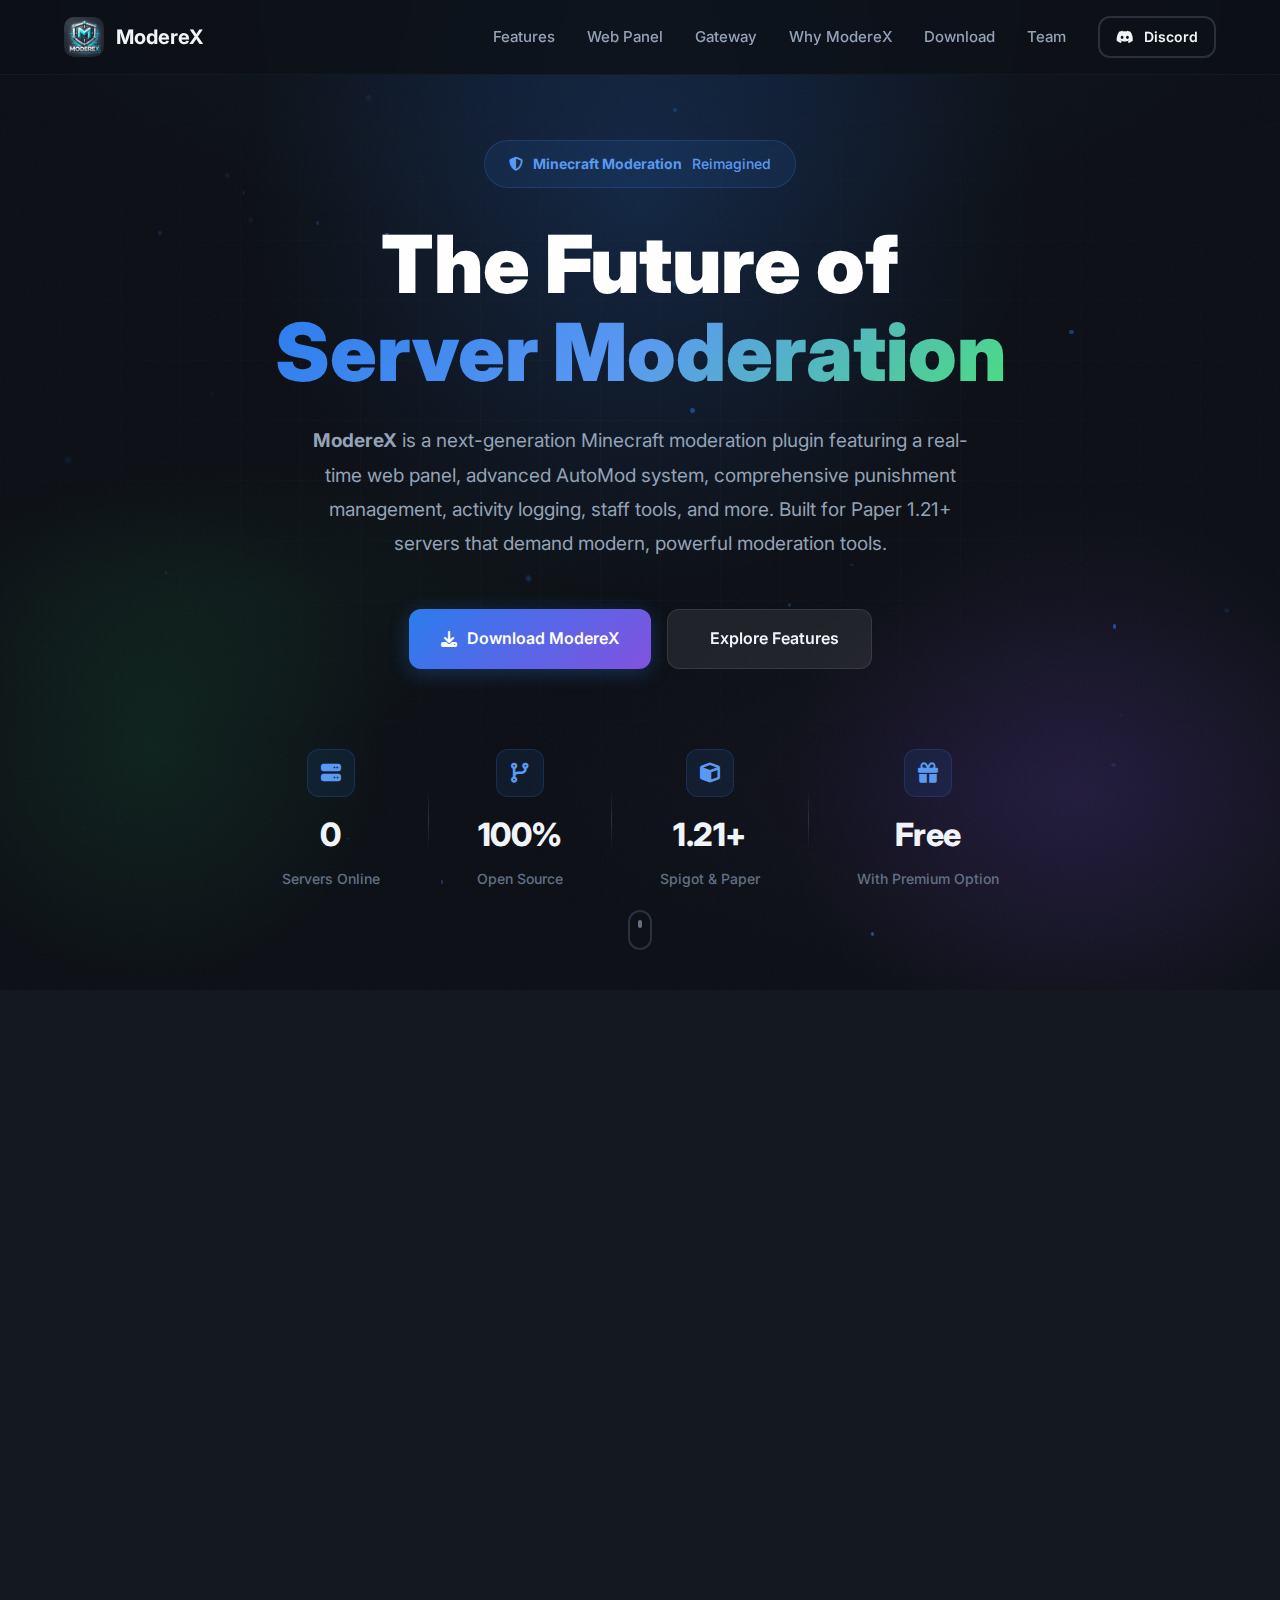
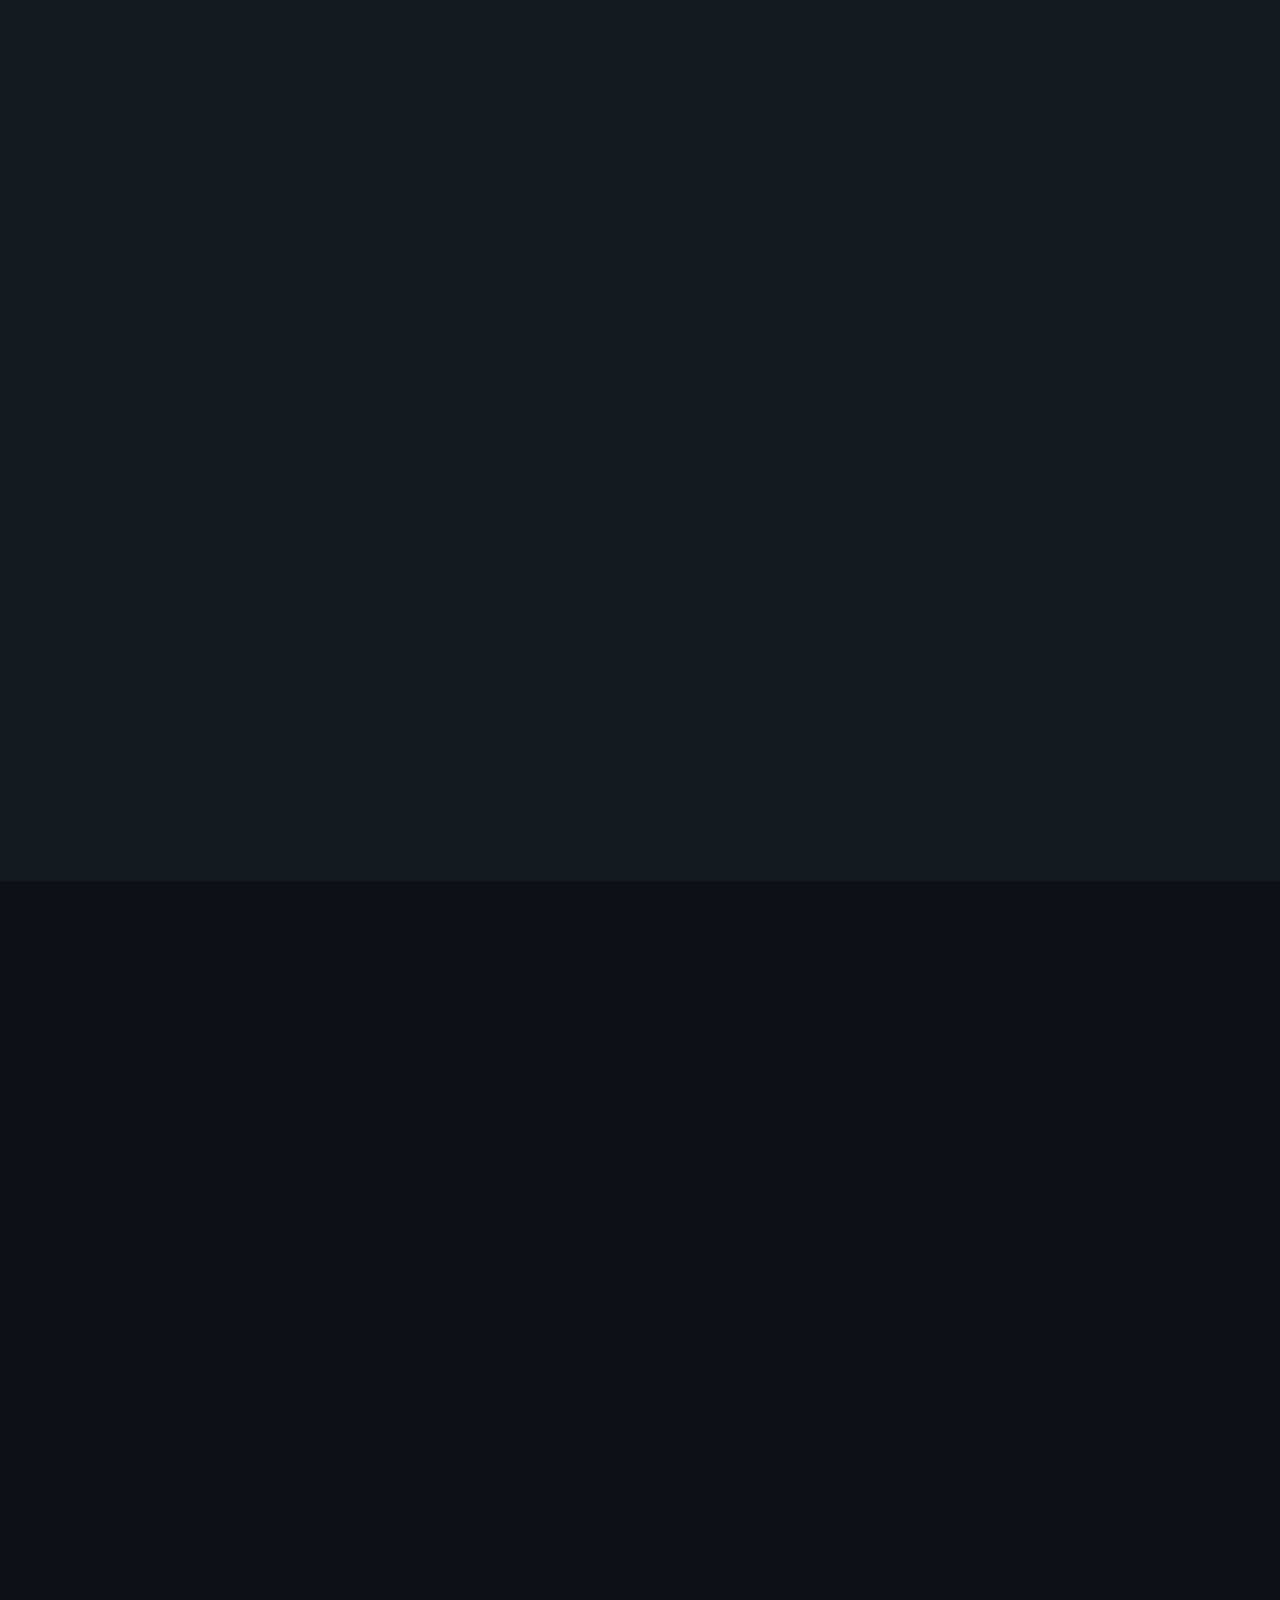
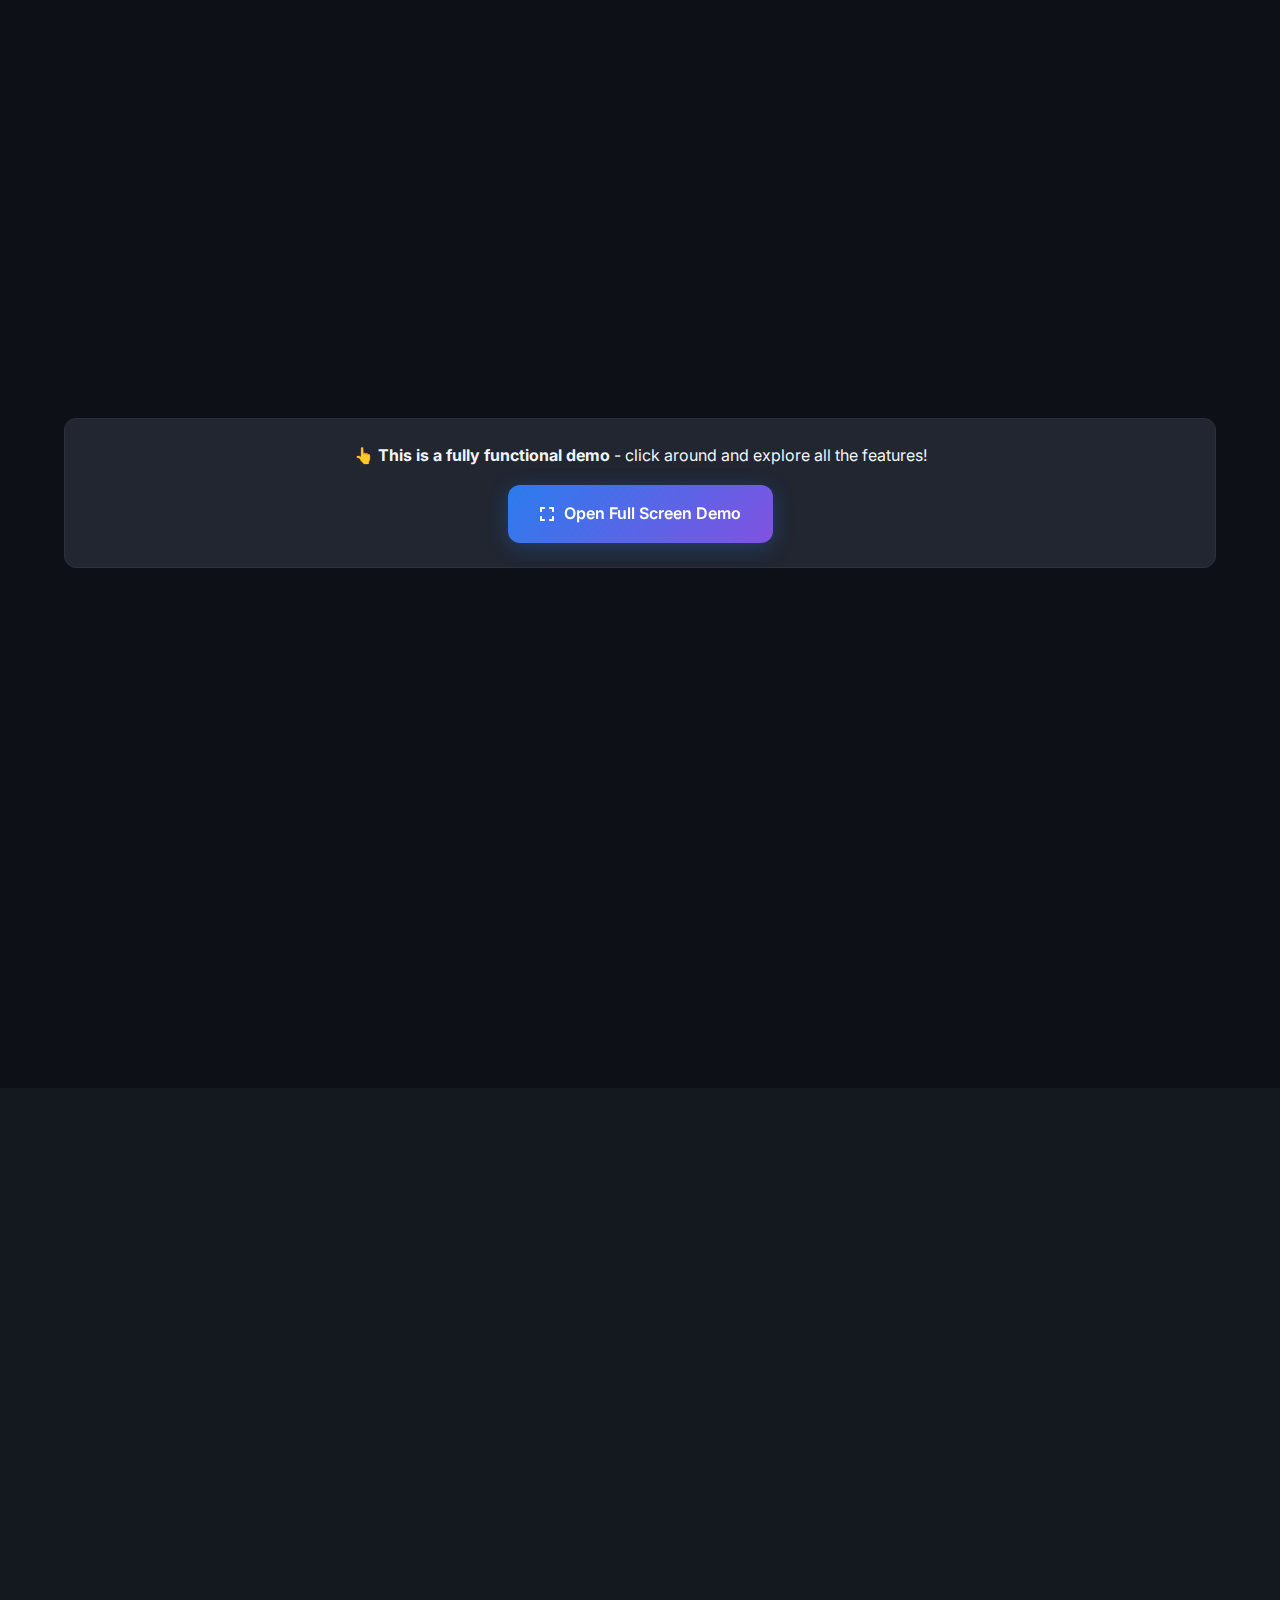
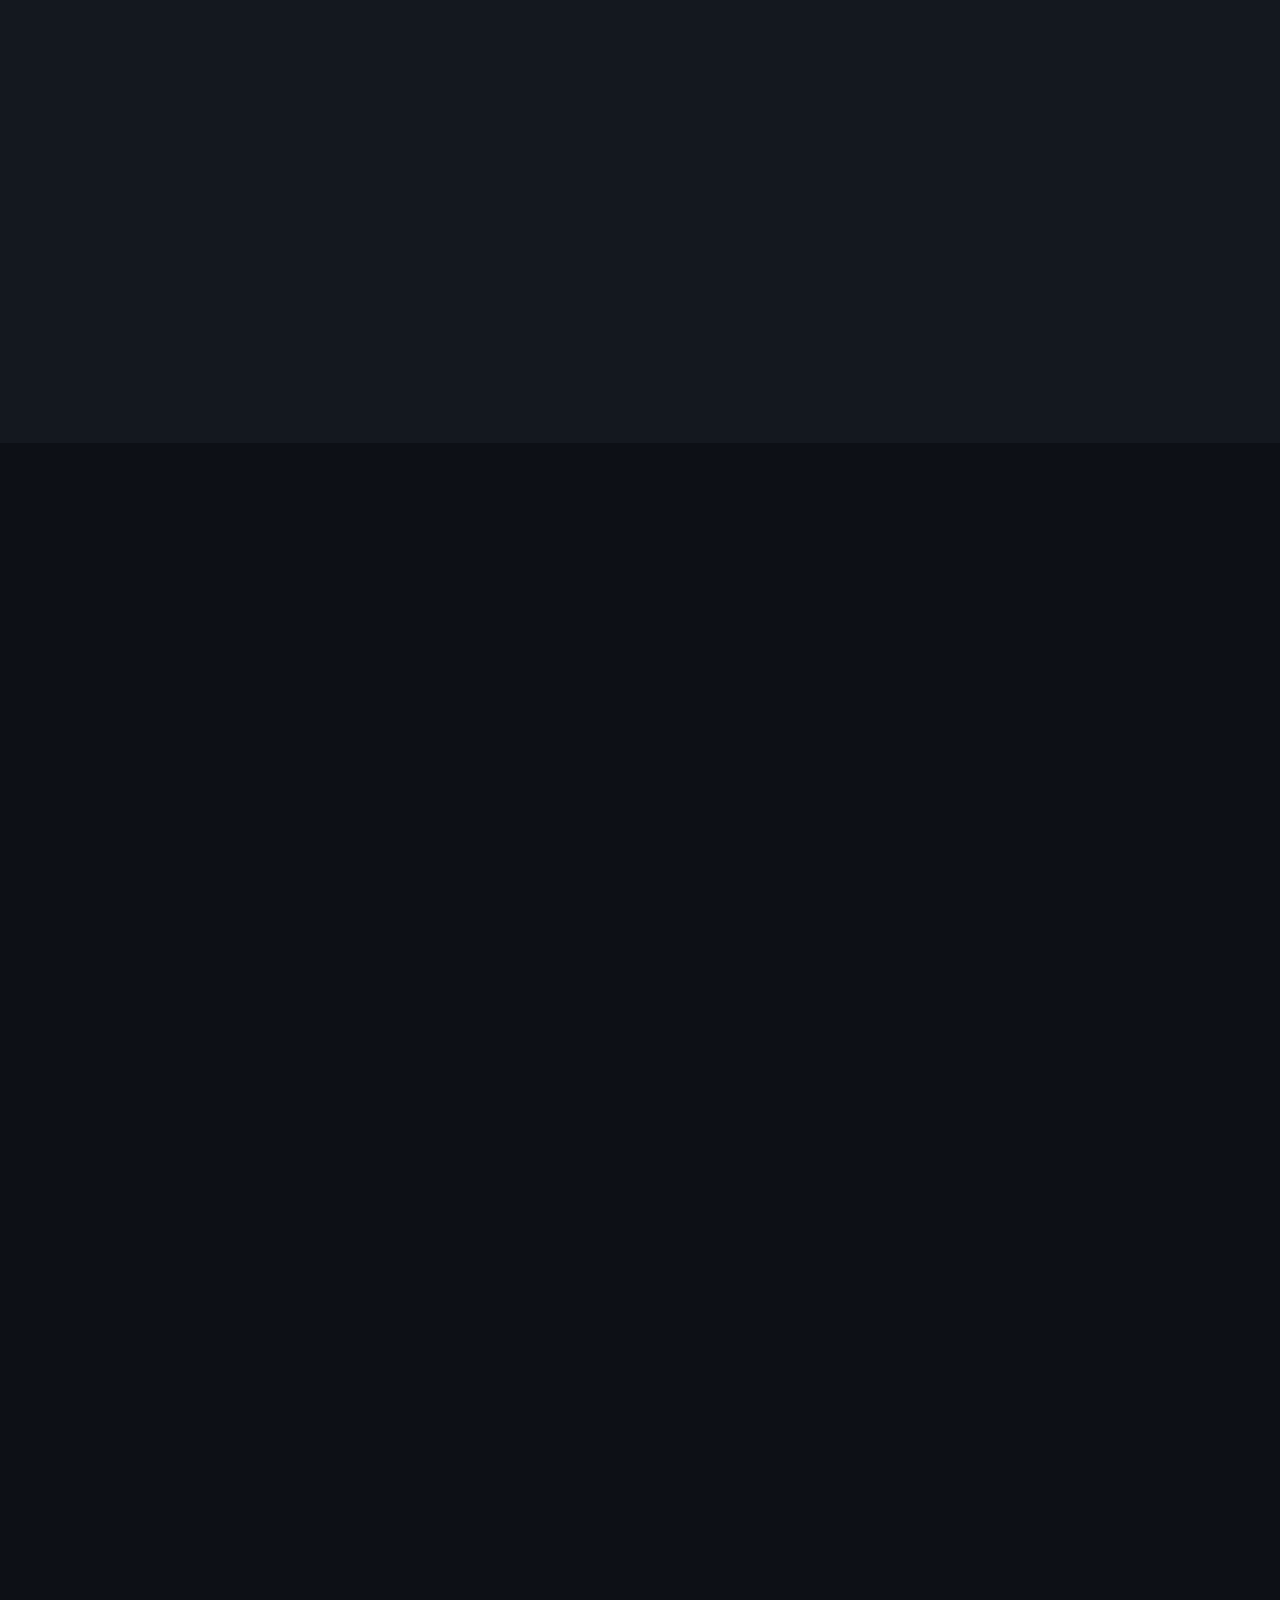
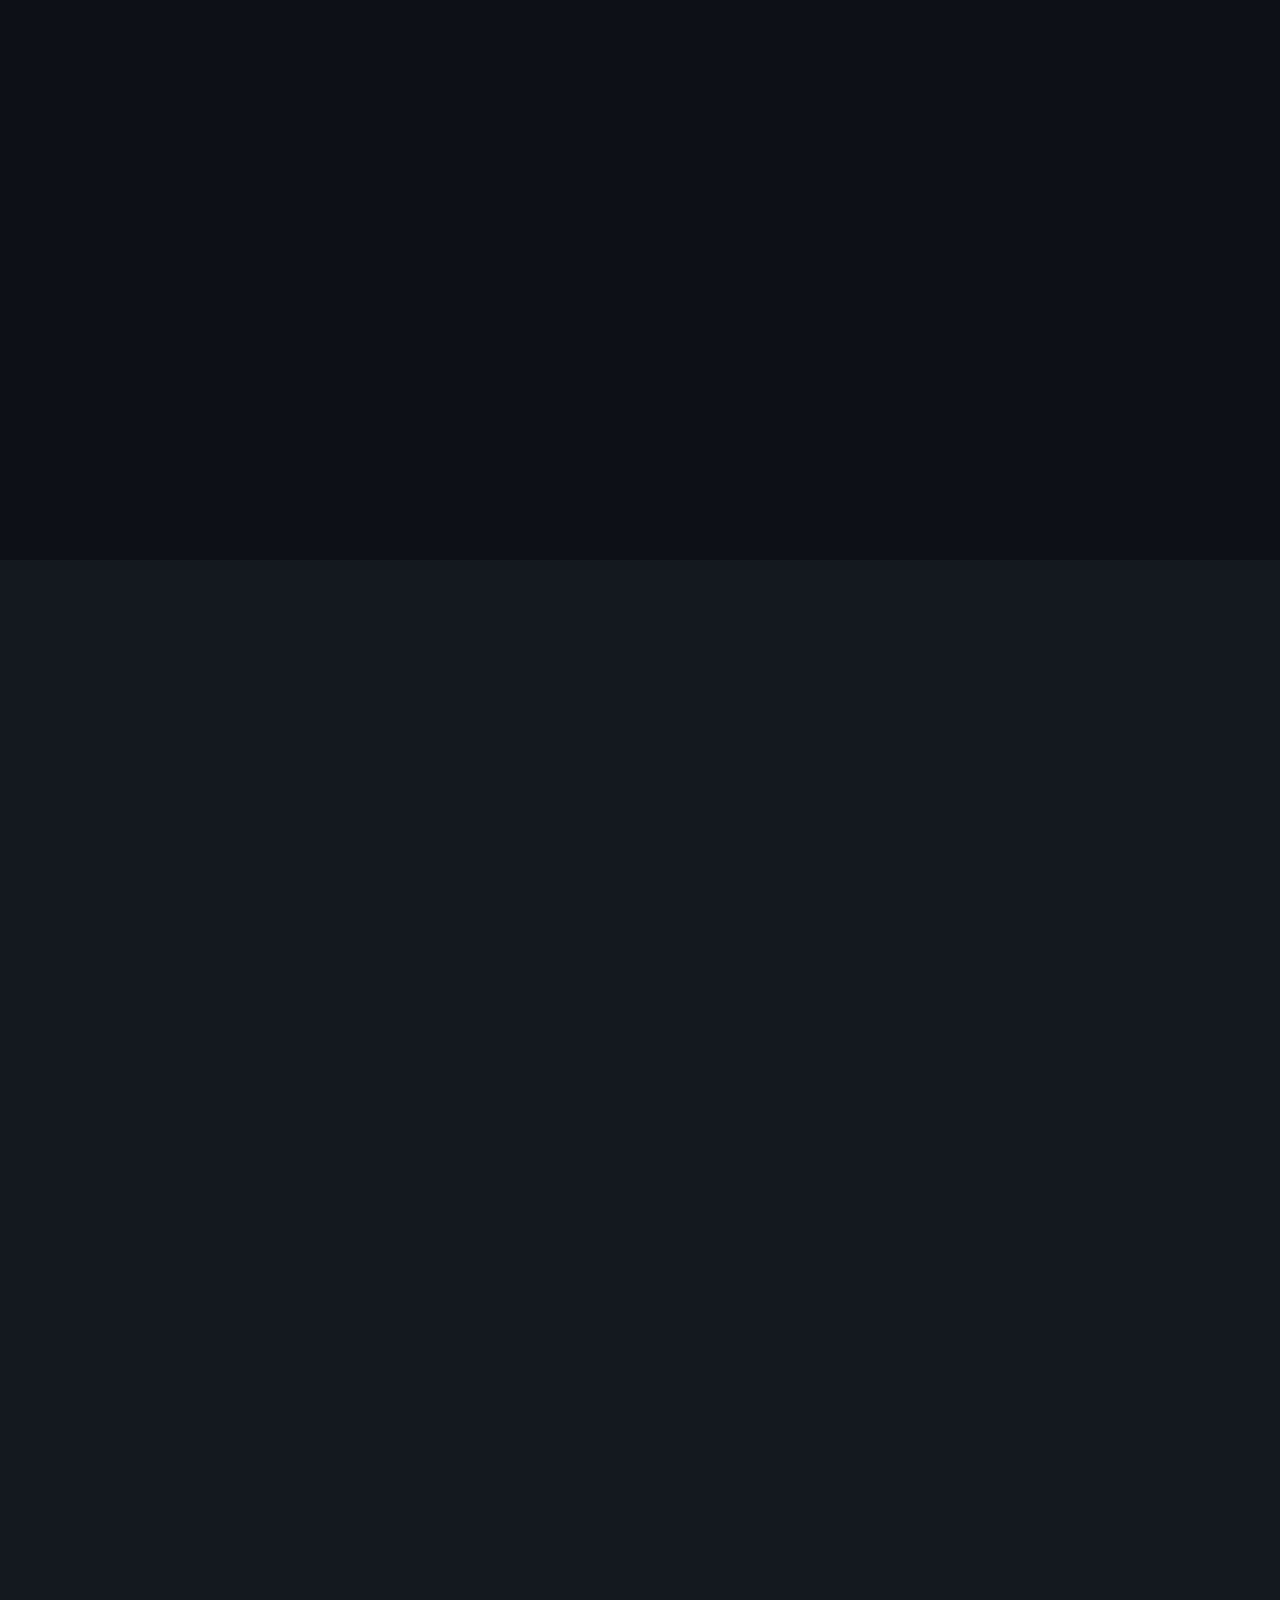
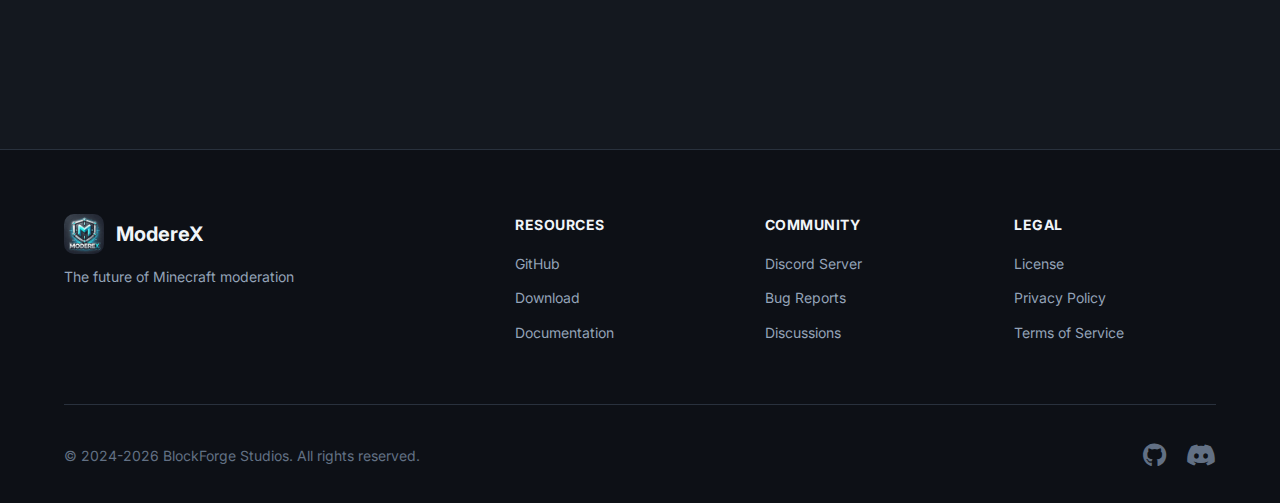
<file: index.html>
<!DOCTYPE html>
<html lang="en">
<head>
    <meta charset="UTF-8">
    <meta name="viewport" content="width=device-width, initial-scale=1.0">
    <title>ModereX - Advanced Moderation for Minecraft</title>
    <meta name="description" content="Next-generation Minecraft moderation plugin with real-time web panel, smart AutoMod, evidence system, activity logging, and gateway access. Built for Paper/Spigot 1.21+ servers.">
    <meta name="keywords" content="minecraft, moderation, plugin, spigot, paper, web panel, automod, punishment, evidence, staff tools">
    <meta name="theme-color" content="#2d7aed">

    <!-- Favicon -->
    <link rel="icon" type="image/png" href="images/logo.png">
    <link rel="apple-touch-icon" href="images/logo.png">

    <!-- Open Graph / Discord Embed -->
    <meta property="og:type" content="website">
    <meta property="og:url" content="https://moderex.net/">
    <meta property="og:title" content="ModereX - Advanced Moderation for Minecraft">
    <meta property="og:description" content="Next-generation Minecraft moderation plugin with real-time web panel, smart AutoMod, evidence system, and more.">
    <meta property="og:image" content="https://moderex.net/images/logo.png">
    <meta property="og:site_name" content="ModereX">

    <!-- Twitter Card -->
    <meta name="twitter:card" content="summary_large_image">
    <meta name="twitter:url" content="https://moderex.net/">
    <meta name="twitter:title" content="ModereX - Advanced Moderation for Minecraft">
    <meta name="twitter:description" content="Next-generation Minecraft moderation plugin with real-time web panel, smart AutoMod, evidence system, and more.">
    <meta name="twitter:image" content="https://moderex.net/images/logo.png">

    <link rel="preconnect" href="https://fonts.googleapis.com">
    <link rel="preconnect" href="https://fonts.gstatic.com" crossorigin>
    <link href="https://fonts.googleapis.com/css2?family=Inter:wght@400;500;600;700;800;900&display=swap" rel="stylesheet">
    <link rel="stylesheet" href="https://cdnjs.cloudflare.com/ajax/libs/font-awesome/6.5.1/css/all.min.css">
    <link rel="stylesheet" href="css/styles.css">
</head>
<body>
    <!-- Navigation -->
    <nav class="navbar">
        <div class="container nav-container">
            <a href="/" class="logo">
                <img src="images/logo.png" alt="ModereX" class="logo-img">
                <span class="logo-text">ModereX</span>
            </a>
            <div class="nav-links">
                <a href="#features">Features</a>
                <a href="#panel">Web Panel</a>
                <a href="#gateway">Gateway</a>
                <a href="#why">Why ModereX</a>
                <a href="#download">Download</a>
                <a href="/team">Team</a>
                <a href="https://discord.gg/jQGMhKA5m6" class="btn btn-outline btn-sm" target="_blank">
                    <i class="fab fa-discord"></i> Discord
                </a>
            </div>
            <button class="mobile-menu-btn" aria-label="Menu">
                <i class="fas fa-bars"></i>
            </button>
        </div>
    </nav>

    <!-- Hero Section -->
    <section class="hero">
        <div class="hero-bg">
            <div class="hero-glow hero-glow-1"></div>
            <div class="hero-glow hero-glow-2"></div>
            <div class="hero-glow hero-glow-3"></div>
            <div class="hero-grid"></div>
            <div class="floating-particles"></div>
        </div>
        <div class="container hero-content">
            <div class="hero-badge">
                <i class="fas fa-shield-halved"></i>
                <span>Minecraft Moderation</span> Reimagined
            </div>
            <h1>
                <span class="hero-title-white">The Future of</span><br>
                <span class="text-gradient">Server Moderation</span>
            </h1>
            <p class="hero-subtitle">
                <strong>ModereX</strong> is a next-generation Minecraft moderation plugin featuring a real-time web panel, advanced AutoMod system, comprehensive punishment management, activity logging, staff tools, and more. Built for Paper 1.21+ servers that demand modern, powerful moderation tools.
            </p>
            <div class="hero-buttons">
                <a href="#" class="btn btn-primary btn-lg pulse-glow" onclick="showComingSoon(event)">
                    <i class="fas fa-download"></i> Download ModereX
                </a>
                <a href="#features" class="btn btn-glass btn-lg">
                    <i class="fas fa-sparkles"></i> Explore Features
                </a>
            </div>
            <div class="hero-stats">
                <div class="stat">
                    <div class="stat-icon"><i class="fas fa-server"></i></div>
                    <span class="stat-value count-up" data-target="0" id="liveServers">--</span>
                    <span class="stat-label">Servers Online</span>
                </div>
                <div class="stat-divider"></div>
                <div class="stat">
                    <div class="stat-icon"><i class="fas fa-code-branch"></i></div>
                    <span class="stat-value">100%</span>
                    <span class="stat-label">Open Source</span>
                </div>
                <div class="stat-divider"></div>
                <div class="stat">
                    <div class="stat-icon"><i class="fas fa-cube"></i></div>
                    <span class="stat-value">1.21+</span>
                    <span class="stat-label">Spigot & Paper</span>
                </div>
                <div class="stat-divider"></div>
                <div class="stat">
                    <div class="stat-icon"><i class="fas fa-gift"></i></div>
                    <span class="stat-value">Free</span>
                    <span class="stat-label">With Premium Option</span>
                </div>
            </div>
        </div>
        <div class="hero-scroll">
            <div class="scroll-indicator">
                <span></span>
            </div>
        </div>
    </section>

    <!-- Features Overview -->
    <section id="features" class="features">
        <div class="container">
            <div class="section-header fade-in-up">
                <span class="section-badge"><i class="fas fa-stars"></i> Features</span>
                <h2>Everything You Need to Moderate Like a Pro</h2>
                <p>Powerful tools designed for modern Minecraft servers with staff efficiency in mind</p>
            </div>
            <div class="features-grid">
                <div class="feature-card glass-card">
                    <div class="feature-icon">
                        <i class="fas fa-display"></i>
                    </div>
                    <h3>Real-time Web Panel</h3>
                    <p>Monitor your server, manage punishments, view player activity, and control AutoMod from any browser. WebSocket-powered real-time updates with zero page refreshes.</p>
                    <ul class="feature-list">
                        <li><i class="fas fa-check"></i> Live player list with status</li>
                        <li><i class="fas fa-check"></i> Dark/Light mode support</li>
                        <li><i class="fas fa-check"></i> Mobile-responsive design</li>
                        <li><i class="fas fa-check"></i> Secure token authentication</li>
                    </ul>
                </div>
                <div class="feature-card glass-card">
                    <div class="feature-icon">
                        <i class="fas fa-gavel"></i>
                    </div>
                    <h3>Smart Punishment System</h3>
                    <p>Ban, mute, kick, and warn players with customizable durations, punishment templates, and automatic escalation for repeat offenders.</p>
                    <ul class="feature-list">
                        <li><i class="fas fa-check"></i> IP bans & range bans</li>
                        <li><i class="fas fa-check"></i> Temporary & permanent punishments</li>
                        <li><i class="fas fa-check"></i> Punishment templates for common violations</li>
                        <li><i class="fas fa-check"></i> Appeal system integration</li>
                    </ul>
                </div>
                <div class="feature-card glass-card">
                    <div class="feature-icon">
                        <i class="fas fa-folder-open"></i>
                    </div>
                    <h3>Comprehensive Evidence System</h3>
                    <p>Attach screenshots, videos, chat logs, and activity records to any punishment. Import clips directly from Medal.tv and other platforms.</p>
                    <ul class="feature-list">
                        <li><i class="fas fa-check"></i> Screenshot & video uploads</li>
                        <li><i class="fas fa-check"></i> Medal.tv clip import</li>
                        <li><i class="fas fa-check"></i> Automatic chat log capture</li>
                        <li><i class="fas fa-check"></i> Evidence viewer in panel</li>
                    </ul>
                </div>
                <div class="feature-card glass-card">
                    <div class="feature-icon">
                        <i class="fas fa-user-shield"></i>
                    </div>
                    <h3>Player Punishment Portal</h3>
                    <p>Give players a secure, read-only portal to view their complete punishment history, active punishments, and understand why they were punished.</p>
                    <ul class="feature-list">
                        <li><i class="fas fa-check"></i> Secure session-based access</li>
                        <li><i class="fas fa-check"></i> View punishment evidence</li>
                        <li><i class="fas fa-check"></i> Appeal system ready</li>
                        <li><i class="fas fa-check"></i> Mobile-friendly interface</li>
                    </ul>
                </div>
                <div class="feature-card glass-card">
                    <div class="feature-icon">
                        <i class="fas fa-robot"></i>
                    </div>
                    <h3>Intelligent AutoMod</h3>
                    <p>Automatically detect and punish chat violations including spam, advertising, toxicity, caps abuse, and custom regex patterns with configurable rules.</p>
                    <ul class="feature-list">
                        <li><i class="fas fa-check"></i> Anti-spam detection</li>
                        <li><i class="fas fa-check"></i> Advertisement blocking</li>
                        <li><i class="fas fa-check"></i> Custom regex rules</li>
                        <li><i class="fas fa-check"></i> Escalating punishments</li>
                    </ul>
                </div>
                <div class="feature-card glass-card">
                    <div class="feature-icon">
                        <i class="fas fa-chart-line"></i>
                    </div>
                    <h3>Activity & Chat Logging</h3>
                    <p>Complete logs of player commands, chat messages, joins, quits, deaths, and more. Searchable, filterable, and exportable for investigations.</p>
                    <ul class="feature-list">
                        <li><i class="fas fa-check"></i> Full chat history</li>
                        <li><i class="fas fa-check"></i> Command logging</li>
                        <li><i class="fas fa-check"></i> Join/Quit tracking</li>
                        <li><i class="fas fa-check"></i> Advanced search & filter</li>
                    </ul>
                </div>
            </div>
        </div>
    </section>

    <!-- Web Panel Showcase -->
    <section id="panel" class="panel-preview">
        <div class="container">
            <div class="section-header fade-in-up">
                <span class="section-badge"><i class="fas fa-display"></i> Web Panel</span>
                <h2>A Control Panel You'll Actually Enjoy Using</h2>
                <p>Modern, lightning-fast, and designed for staff who need to act quickly</p>
            </div>
            <div class="panel-showcase">
                <div class="panel-window glass-card">
                    <div class="panel-titlebar">
                        <div class="panel-dots">
                            <span></span><span></span><span></span>
                        </div>
                        <span class="panel-title">ModereX Staff Panel - Interactive Demo</span>
                        <div class="panel-status">
                            <span class="status-dot"></span>
                            <span>Live Demo</span>
                        </div>
                    </div>
                    <div class="panel-content">
                        <iframe src="demo/index.html" class="demo-iframe" style="width:100%;height:600px;border:none;border-radius:0 0 12px 12px;"></iframe>
                        <!-- Old mockup removed, replaced with functional demo -->
                        <div class="panel-mock" style="display:none;">
                            <!-- Animated cursor -->
                            <div class="panel-cursor"></div>

                            <!-- Sidebar -->
                            <div class="panel-sidebar">
                                <div class="panel-sidebar-header">
                                    <img src="images/logo.png" alt="ModereX" class="panel-sidebar-logo">
                                    <span class="panel-sidebar-title">ModereX</span>
                                </div>
                                <div class="panel-nav-item active">
                                    <i class="fas fa-home"></i>
                                    <span>Dashboard</span>
                                </div>
                                <div class="panel-nav-item">
                                    <i class="fas fa-users"></i>
                                    <span>Players</span>
                                </div>
                                <div class="panel-nav-item">
                                    <i class="fas fa-gavel"></i>
                                    <span>Punishments</span>
                                </div>
                                <div class="panel-nav-item">
                                    <i class="fas fa-robot"></i>
                                    <span>AutoMod</span>
                                </div>
                                <div class="panel-nav-item">
                                    <i class="fas fa-chart-line"></i>
                                    <span>Activity</span>
                                </div>
                                <div class="panel-nav-item">
                                    <i class="fas fa-cog"></i>
                                    <span>Settings</span>
                                </div>
                            </div>

                            <!-- Main Content -->
                            <div class="panel-main">
                                <div class="panel-header">
                                    <span class="panel-header-title">Dashboard</span>
                                    <div class="panel-header-actions">
                                        <div class="panel-search">
                                            <i class="fas fa-search"></i>
                                            <input type="text" placeholder="Search players..." disabled>
                                        </div>
                                        <div class="panel-user">
                                            <div class="panel-avatar">S</div>
                                        </div>
                                    </div>
                                </div>
                                <div class="panel-body">
                                    <!-- Stats -->
                                    <div class="panel-stats-grid">
                                        <div class="panel-stat-card">
                                            <div class="panel-stat-label">Online Players</div>
                                            <div class="panel-stat-value online">24</div>
                                        </div>
                                        <div class="panel-stat-card">
                                            <div class="panel-stat-label">Active Bans</div>
                                            <div class="panel-stat-value danger">12</div>
                                        </div>
                                        <div class="panel-stat-card">
                                            <div class="panel-stat-label">Warnings Today</div>
                                            <div class="panel-stat-value warning">8</div>
                                        </div>
                                        <div class="panel-stat-card">
                                            <div class="panel-stat-label">AutoMod Blocks</div>
                                            <div class="panel-stat-value">156</div>
                                        </div>
                                    </div>

                                    <!-- Recent Activity Table -->
                                    <div class="panel-table">
                                        <div class="panel-table-header">
                                            <div>Player</div>
                                            <div>Type</div>
                                            <div>Reason</div>
                                            <div>Actions</div>
                                        </div>
                                        <div class="panel-table-row">
                                            <div class="panel-player">
                                                <div class="panel-player-avatar"></div>
                                                <span class="panel-player-name">xHacker_Pro</span>
                                            </div>
                                            <div><span class="panel-badge ban">BAN</span></div>
                                            <div style="color: var(--text-secondary)">Hacking (KillAura)</div>
                                            <div class="panel-table-actions">
                                                <div class="panel-action-btn"><i class="fas fa-eye"></i></div>
                                                <div class="panel-action-btn"><i class="fas fa-undo"></i></div>
                                            </div>
                                        </div>
                                        <div class="panel-table-row">
                                            <div class="panel-player">
                                                <div class="panel-player-avatar"></div>
                                                <span class="panel-player-name">ToxicPlayer99</span>
                                            </div>
                                            <div><span class="panel-badge mute">MUTE</span></div>
                                            <div style="color: var(--text-secondary)">Excessive toxicity</div>
                                            <div class="panel-table-actions">
                                                <div class="panel-action-btn"><i class="fas fa-eye"></i></div>
                                                <div class="panel-action-btn"><i class="fas fa-undo"></i></div>
                                            </div>
                                        </div>
                                        <div class="panel-table-row">
                                            <div class="panel-player">
                                                <div class="panel-player-avatar"></div>
                                                <span class="panel-player-name">SpamBot_123</span>
                                            </div>
                                            <div><span class="panel-badge warn">WARN</span></div>
                                            <div style="color: var(--text-secondary)">AutoMod: Spam</div>
                                            <div class="panel-table-actions">
                                                <div class="panel-action-btn"><i class="fas fa-eye"></i></div>
                                                <div class="panel-action-btn"><i class="fas fa-undo"></i></div>
                                            </div>
                                        </div>
                                    </div>
                                </div>
                            </div>
                        </div>
                    </div>
                </div>
            </div>

            <div class="demo-cta" style="margin-top:32px;text-align:center;padding:24px;background:var(--bg-elevated);border-radius:var(--radius);border:1px solid var(--border);">
                <p style="margin-bottom:16px;font-size:16px;">👆 <strong>This is a fully functional demo</strong> - click around and explore all the features!</p>
                <a href="demo/index.html" target="_blank" class="btn btn-primary btn-lg">
                    <i class="fas fa-expand"></i> Open Full Screen Demo
                </a>
            </div>

            <div class="panel-features-grid">
                <div class="panel-feature">
                    <div class="panel-feature-icon"><i class="fas fa-bolt"></i></div>
                    <h4>Real-time Updates</h4>
                    <p>WebSocket connection provides instant updates without page refreshes</p>
                </div>
                <div class="panel-feature">
                    <div class="panel-feature-icon"><i class="fas fa-moon"></i></div>
                    <h4>Dark & Light Mode</h4>
                    <p>Switch between themes based on your preference</p>
                </div>
                <div class="panel-feature">
                    <div class="panel-feature-icon"><i class="fas fa-mobile-alt"></i></div>
                    <h4>Mobile Responsive</h4>
                    <p>Manage your server from phone, tablet, or desktop</p>
                </div>
                <div class="panel-feature">
                    <div class="panel-feature-icon"><i class="fas fa-lock"></i></div>
                    <h4>Secure Authentication</h4>
                    <p>Permanent tokens and temporary sessions with permission checks</p>
                </div>
                <div class="panel-feature">
                    <div class="panel-feature-icon"><i class="fas fa-bell"></i></div>
                    <h4>Smart Alerts</h4>
                    <p>Anticheat integration and real-time staff notifications</p>
                </div>
                <div class="panel-feature">
                    <div class="panel-feature-icon"><i class="fas fa-database"></i></div>
                    <h4>Advanced Search</h4>
                    <p>Filter and search through punishments, logs, and player data</p>
                </div>
            </div>
        </div>
    </section>

    <!-- Gateway Section -->
    <section id="gateway" class="gateway">
        <div class="container">
            <div class="gateway-content">
                <div class="gateway-text fade-in-left">
                    <span class="section-badge"><i class="fas fa-rocket"></i> New Feature</span>
                    <h2>Access Your Panel from Anywhere</h2>
                    <p class="gateway-subtitle">
                        No port forwarding. No SSL certificates. No networking headaches.
                    </p>
                    <p class="gateway-description">
                        The <strong>ModereX Gateway</strong> lets you access your web panel at <span class="code-highlight">panel.moderex.net/{serverId}/</span> without any networking configuration. Your server connects outbound to our gateway via WebSocket, and we relay traffic securely through Cloudflare.
                    </p>
                    <div class="gateway-benefits">
                        <div class="gateway-benefit">
                            <i class="fas fa-check-circle"></i>
                            <div>
                                <h4>Works Behind Firewalls</h4>
                                <p>No inbound ports required - works with NAT, CGNAT, and strict firewalls</p>
                            </div>
                        </div>
                        <div class="gateway-benefit">
                            <i class="fas fa-check-circle"></i>
                            <div>
                                <h4>Automatic SSL/HTTPS</h4>
                                <p>Free SSL certificates via Cloudflare - always encrypted and secure</p>
                            </div>
                        </div>
                        <div class="gateway-benefit">
                            <i class="fas fa-check-circle"></i>
                            <div>
                                <h4>Short, Memorable URLs</h4>
                                <p>Progressive ID shortening gives you URLs like panel.moderex.net/abc12/</p>
                            </div>
                        </div>
                        <div class="gateway-benefit">
                            <i class="fas fa-check-circle"></i>
                            <div>
                                <h4>Completely Optional</h4>
                                <p>Disable gateway mode and use direct IP:port access if preferred</p>
                            </div>
                        </div>
                    </div>
                </div>
                <div class="gateway-demo fade-in-right">
                    <div class="url-showcase glass-card">
                        <div class="url-bar">
                            <i class="fas fa-lock"></i>
                            <span class="url-protocol">https://</span>
                            <span class="url-domain">panel.moderex.net/</span>
                            <span class="url-id typing-animation">abc12</span>
                            <span class="url-slash">/</span>
                        </div>
                        <p class="url-description">
                            <i class="fas fa-info-circle"></i>
                            Each server gets a unique short ID based on Server UUID
                        </p>
                    </div>
                    <div class="gateway-flow">
                        <div class="flow-step">
                            <div class="flow-node">
                                <i class="fas fa-globe"></i>
                            </div>
                            <span>Staff Browser</span>
                        </div>
                        <div class="flow-arrow">
                            <div class="arrow-line"></div>
                            <i class="fas fa-chevron-right"></i>
                        </div>
                        <div class="flow-step">
                            <div class="flow-node flow-gateway">
                                <i class="fas fa-server"></i>
                            </div>
                            <span>ModereX Gateway</span>
                        </div>
                        <div class="flow-arrow">
                            <div class="arrow-line"></div>
                            <i class="fas fa-chevron-right"></i>
                        </div>
                        <div class="flow-step">
                            <div class="flow-node">
                                <i class="fas fa-cube"></i>
                            </div>
                            <span>Your MC Server</span>
                        </div>
                    </div>
                </div>
            </div>
        </div>
    </section>

    <!-- Why ModereX -->
    <section id="why" class="why-moderex">
        <div class="container">
            <div class="section-header fade-in-up">
                <span class="section-badge"><i class="fas fa-heart"></i> Why Choose ModereX</span>
                <h2>Everything You Need, Nothing You Don't</h2>
                <p>See why servers are switching from multiple plugins to one unified solution</p>
            </div>
            <div class="comparison-grid">
                <div class="comparison-card glass-card">
                    <div class="comparison-icon">
                        <i class="fas fa-puzzle-piece"></i>
                    </div>
                    <h3>All-In-One Solution</h3>
                    <p>Replace LiteBans + EssentialsX + Staff+ with a single plugin. Punishments, staff tools, chat management, activity logging, and web panel - all integrated seamlessly.</p>
                </div>
                <div class="comparison-card glass-card">
                    <div class="comparison-icon">
                        <i class="fas fa-display"></i>
                    </div>
                    <h3>Modern Web Panel</h3>
                    <p>Real-time dashboard with WebSocket - no page refreshes. Manage punishments, view chat logs, configure AutoMod rules, and monitor server activity from any browser.</p>
                </div>
                <div class="comparison-card glass-card">
                    <div class="comparison-icon">
                        <i class="fas fa-robot"></i>
                    </div>
                    <h3>Smart AutoMod</h3>
                    <p>Customizable chat filtering with multiple rule types. Detect spam, toxicity, advertising, and more. Configure actions, cooldowns, and bypass permissions per rule.</p>
                </div>
                <div class="comparison-card glass-card">
                    <div class="comparison-icon">
                        <i class="fas fa-globe"></i>
                    </div>
                    <h3>Gateway Access</h3>
                    <p>Access your panel from anywhere via panel.moderex.net. No port forwarding or SSL setup - works behind any firewall, even on shared hosting.</p>
                </div>
                <div class="comparison-card glass-card">
                    <div class="comparison-icon">
                        <i class="fas fa-gift"></i>
                    </div>
                    <h3>Free With Limits</h3>
                    <p>All features included free with a 25MB database limit. Perfect for small-medium servers. Premium removes limits for large networks with high activity.</p>
                </div>
                <div class="comparison-card glass-card">
                    <div class="comparison-icon">
                        <i class="fas fa-shield-halved"></i>
                    </div>
                    <h3>Evidence System</h3>
                    <p>Attach screenshots, videos, and replay recordings to punishments. Built-in evidence viewer with support for Medal clips and screen recordings.</p>
                </div>
                <div class="comparison-card glass-card">
                    <div class="comparison-icon">
                        <i class="fas fa-ghost"></i>
                    </div>
                    <h3>Packet-Level Vanish</h3>
                    <p>Advanced vanish system that intercepts 25+ packet types at the Netty level - spawn, movement, animation, sound, equipment, and more. Hierarchical vanish levels, fake join/leave messages, tab list hiding, silent containers, and LuckPerms integration. Better than premium vanish plugins.</p>
                </div>
                <div class="comparison-card glass-card">
                    <div class="comparison-icon">
                        <i class="fas fa-clock"></i>
                    </div>
                    <h3>Active Development</h3>
                    <p>Regular updates with new features and bug fixes. Active Discord community for support and feature requests. Built by developers who use it daily.</p>
                </div>
            </div>
        </div>
    </section>

    <!-- Download Section -->
    <section id="download" class="download">
        <div class="container">
            <div class="download-card glass-card">
                <div class="download-glow"></div>
                <div class="download-content">
                    <div class="download-icon">
                        <i class="fas fa-rocket"></i>
                    </div>
                    <h2>Ready to Transform Your Moderation?</h2>
                    <p>ModereX is currently in active development. Join our Discord for updates and early access opportunities.</p>
                    <div class="download-buttons">
                        <a href="#" class="btn btn-primary btn-xl pulse-glow" onclick="showComingSoon(event)">
                            <i class="fas fa-download"></i>
                            <div class="btn-content">
                                <span class="btn-label">Download ModereX</span>
                                <span class="btn-sublabel">Coming Soon</span>
                            </div>
                        </a>
                        <a href="https://discord.gg/jQGMhKA5m6" class="btn btn-glass btn-xl" target="_blank">
                            <i class="fab fa-discord"></i>
                            <div class="btn-content">
                                <span class="btn-label">Join Discord</span>
                                <span class="btn-sublabel">Get early access & updates</span>
                            </div>
                        </a>
                    </div>
                    <div class="download-features">
                        <div class="download-feature">
                            <i class="fas fa-check-circle"></i>
                            <span>Paper 1.21+</span>
                        </div>
                        <div class="download-feature">
                            <i class="fas fa-check-circle"></i>
                            <span>Free With Premium Option</span>
                        </div>
                        <div class="download-feature">
                            <i class="fas fa-check-circle"></i>
                            <span>Gateway Panel Access</span>
                        </div>
                        <div class="download-feature">
                            <i class="fas fa-check-circle"></i>
                            <span>Active Development</span>
                        </div>
                    </div>
                    <div class="quick-start">
                        <h3><i class="fas fa-clock"></i> Setup Preview</h3>
                        <div class="code-block">
                            <code>
                                <span class="comment"># 1. Drop ModereX.jar into plugins/</span><br>
                                <span class="comment"># 2. Restart server</span><br>
                                <span class="comment"># 3. Run command to get panel URL:</span><br>
                                <span class="command">/mx panel</span>
                            </code>
                        </div>
                    </div>
                </div>
            </div>
        </div>
    </section>

    <!-- Footer -->
    <footer class="footer">
        <div class="container">
            <div class="footer-content">
                <div class="footer-brand">
                    <div class="logo">
                        <img src="images/logo.png" alt="ModereX" class="logo-img">
                        <span class="logo-text">ModereX</span>
                    </div>
                    <p>The future of Minecraft moderation</p>
                </div>
                <div class="footer-section">
                    <h4>Resources</h4>
                    <a href="https://github.com/Midnwave/ModereX" target="_blank">GitHub</a>
                    <a href="https://github.com/Midnwave/ModereX/releases" target="_blank">Download</a>
                    <a href="https://github.com/Midnwave/ModereX/wiki" target="_blank">Documentation</a>
                </div>
                <div class="footer-section">
                    <h4>Community</h4>
                    <a href="https://discord.gg/jQGMhKA5m6" target="_blank">Discord Server</a>
                    <a href="https://github.com/Midnwave/ModereX/issues" target="_blank">Bug Reports</a>
                    <a href="https://github.com/Midnwave/ModereX/discussions" target="_blank">Discussions</a>
                </div>
                <div class="footer-section">
                    <h4>Legal</h4>
                    <a href="https://github.com/Midnwave/ModereX/blob/main/LICENSE" target="_blank">License</a>
                    <a href="#">Privacy Policy</a>
                    <a href="#">Terms of Service</a>
                </div>
            </div>
            <div class="footer-bottom">
                <p>&copy; 2024-2026 BlockForge Studios. All rights reserved.</p>
                <div class="footer-links">
                    <a href="https://github.com/Midnwave/ModereX" target="_blank" aria-label="GitHub"><i class="fab fa-github"></i></a>
                    <a href="https://discord.gg/jQGMhKA5m6" target="_blank" aria-label="Discord"><i class="fab fa-discord"></i></a>
                </div>
            </div>
        </div>
    </footer>

    <!-- Coming Soon Modal -->
    <div class="modal-overlay" id="comingSoonModal">
        <div class="modal-box">
            <div class="modal-icon">
                <i class="fas fa-rocket"></i>
            </div>
            <h2>Coming Soon!</h2>
            <p>ModereX is currently in active development and not yet available for public download.</p>
            <p class="modal-hint">Want early access to development builds? Contact <strong>Midnwave</strong> on our Discord server.</p>
            <div class="modal-buttons">
                <a href="https://discord.gg/jQGMhKA5m6" target="_blank" class="btn btn-primary">
                    <i class="fab fa-discord"></i> Join Discord
                </a>
                <button class="btn btn-outline" onclick="hideComingSoon()">Close</button>
            </div>
        </div>
    </div>

    <script src="js/main.js"></script>
</body>
</html>
</file>
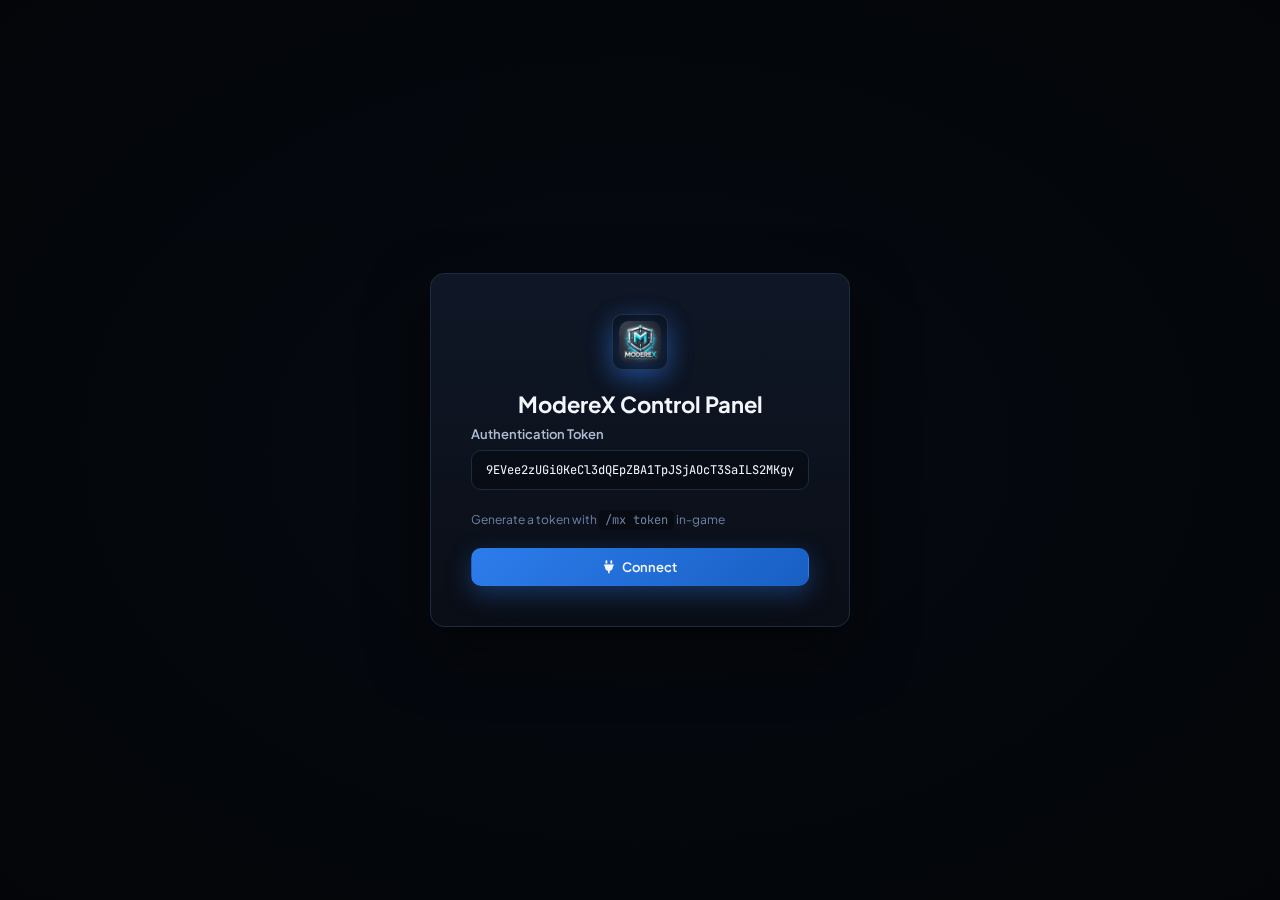
<file: demo/index.html>
<!DOCTYPE html>
<html lang="en">
<head>
  <meta charset="UTF-8">
  <meta name="viewport" content="width=device-width, initial-scale=1.0">
  <title>ModereX Staff Panel</title>

  <!-- Fonts -->
  <link rel="preconnect" href="https://fonts.googleapis.com">
  <link rel="preconnect" href="https://fonts.gstatic.com" crossorigin>
  <link href="https://fonts.googleapis.com/css2?family=Plus+Jakarta+Sans:wght@400;500;600;700;800&family=JetBrains+Mono:wght@400;500;600&display=swap" rel="stylesheet">

  <!-- Font Awesome -->
  <link rel="stylesheet" href="https://cdnjs.cloudflare.com/ajax/libs/font-awesome/6.5.1/css/all.min.css">

  <!-- Panel Stylesheet -->
  <link rel="stylesheet" href="css/demo.css">

  <!-- Favicon -->
  <link rel="icon" type="image/png" href="../images/logo.png">
</head>
<body>
  <!-- Background -->
  <canvas id="bgCanvas"></canvas>
  <div class="bg-aurora"></div>
  <div class="bg-lines"></div>
  <div class="bg-noise"></div>

  <!-- Auth Overlay -->
  <div class="authOverlay" id="authOverlay">
    <div class="authBox">
      <div class="logo logo-img"><img src="../images/logo.png" alt="ModereX logo" style="width:42px;height:42px;border-radius:10px;"></div>
      <h2>ModereX Control Panel</h2>

      <!-- Auth form -->
      <div id="authForm">
        <div class="auth-manual" style="text-align:left;">
          <label style="font-size:13px;font-weight:600;color:var(--text-secondary);margin-bottom:8px;display:block;">Authentication Token</label>
          <input type="text" id="authToken" class="input" placeholder="Paste your token here..." autocomplete="off" style="width:100%;font-family:'JetBrains Mono',monospace;font-size:12px;">
          <div class="auth-status" style="margin-top:8px;font-size:12px;color:var(--muted);">Generate a token with <code>/mx token</code> in-game</div>
        </div>
        <button class="btn primary" onclick="simulateAuth()" style="margin-top:16px;width:100%;justify-content:center;">
          <i class="fas fa-plug"></i> Connect
        </button>
      </div>

      <!-- Status Display -->
      <div class="auth-status-area" id="authStatusArea" style="display:none;">
        <div class="auth-spinner-wrap" id="authSpinnerWrap">
          <div class="spinner" id="authSpinner"></div>
          <div class="auth-success-check" id="authSuccessCheck" style="display:none;">
            <svg viewBox="0 0 52 52" class="checkmark-svg" style="width:52px;height:52px;">
              <circle class="checkmark-circle" cx="26" cy="26" r="25" fill="none" stroke="#10b981" stroke-width="2"/>
              <path class="checkmark-check" fill="none" stroke="#10b981" stroke-width="3" d="M14 27l7 7 16-16"/>
            </svg>
          </div>
        </div>
        <div class="auth-status-text" id="authStatusText">Connecting...</div>
        <div class="auth-status-sub" id="authStatusSub">Establishing secure connection</div>
      </div>
    </div>
  </div>

  <!-- Main Layout -->
  <div class="layout" id="mainLayout" style="display:none;">
    <!-- Sidebar -->
    <aside class="sidebar" id="sidebar">
      <div class="sb-head">
        <img src="../images/logo.png" class="logo" alt="ModereX" style="width:42px;height:42px;border-radius:10px;">
        <div class="brand"><b>ModereX</b><span style="color:var(--muted);font-size:12px;">Staff Panel</span></div>
      </div>

      <div class="sb-scroll">
        <!-- Overview -->
        <div class="sb-group">
          <div class="sb-label">Overview</div>
          <div class="sb-item active" data-page="dashboard" onclick="go('dashboard')">
            <i class="fas fa-home"></i><span>Dashboard</span>
          </div>
        </div>

        <!-- Enforcement -->
        <div class="sb-group">
          <div class="sb-label">Enforcement</div>
          <div class="sb-item" data-page="players" onclick="go('players')">
            <i class="fas fa-users"></i><span>Players</span>
          </div>
          <div class="sb-item" data-page="punishments" onclick="go('punishments')">
            <i class="fas fa-gavel"></i><span>Punishments</span>
          </div>
          <div class="sb-item" data-page="automod" onclick="go('automod')">
            <i class="fas fa-robot"></i><span>AutoMod</span>
          </div>
          <div class="sb-item" data-page="watchlist" onclick="go('watchlist')">
            <i class="fas fa-eye"></i><span>Watchlist</span>
          </div>
        </div>

        <!-- Monitoring -->
        <div class="sb-group">
          <div class="sb-label">Monitoring</div>
          <div class="sb-item" data-page="activity" onclick="go('activity')">
            <i class="fas fa-chart-line"></i><span>Activity Log</span>
          </div>
          <div class="sb-item" data-page="chatlog" onclick="go('chatlog')">
            <i class="fas fa-comments"></i><span>Chat Log</span>
          </div>
        </div>

        <!-- Configuration -->
        <div class="sb-group">
          <div class="sb-label">Configuration</div>
          <div class="sb-item" data-page="settings" onclick="go('settings')">
            <i class="fas fa-cog"></i><span>Settings</span>
          </div>
        </div>
      </div>

      <div class="sb-foot">
        <div class="sb-version" style="padding:12px 20px;font-size:11px;color:var(--muted);">
          <i class="fas fa-code-branch"></i>
          <span>v2.0dev-279</span>
        </div>
      </div>
    </aside>

    <!-- Main Content -->
    <main class="main">
      <!-- Topbar -->
      <div class="topbar">
        <button class="sidebarToggle" onclick="toggleSidebar()">
          <i class="fas fa-bars"></i>
        </button>

        <div class="gsearch-container">
          <div class="gsearch">
            <i class="fas fa-search" style="color:var(--muted);"></i>
            <input type="text" placeholder="Search players, punishments..." id="globalSearch" oninput="handleSearch(this.value)" style="background:none;border:none;color:var(--text);outline:none;flex:1;font-size:14px;">
          </div>
        </div>

        <div class="top-actions">
          <div class="chip">
            <i class="fas fa-clock"></i>
            <span id="timeChip">12:00 PM</span>
          </div>
          <div class="chip" id="pingChip" style="color:var(--ok);">
            <i class="fas fa-signal"></i>
            <span id="pingValue">12ms</span>
          </div>
          <div class="chip online">
            <span class="status-dot"></span>
            <span id="onlineCount">0 Online</span>
          </div>
          <div class="top-profile" onclick="toast('info','Profile','Click your avatar to manage settings')">
            <div class="top-avatar" style="width:32px;height:32px;border-radius:8px;background:linear-gradient(135deg,var(--primary),var(--accent));display:flex;align-items:center;justify-content:center;font-weight:700;font-size:13px;cursor:pointer;">S</div>
          </div>
        </div>
      </div>

      <!-- Content Area -->
      <div class="content">
        <!-- Dashboard Page -->
        <section class="page active" id="page-dashboard">
          <div class="page-head">
            <div class="page-head-left">
              <h1><i class="fas fa-home" style="margin-right:10px;opacity:0.5;"></i>Dashboard</h1>
              <p>Server overview and recent activity</p>
            </div>
            <div class="page-head-right">
              <button class="btn ghost" onclick="toast('ok','Refreshed','Dashboard data updated')">
                <i class="fas fa-sync-alt"></i> Refresh
              </button>
            </div>
          </div>

          <div class="panel pad">
            <div class="grid cols-4" id="dashboardStats">
              <div class="stat"><div class="stat-icon online"><i class="fas fa-users"></i></div><b id="stat-online">0</b><span>Online Players</span></div>
              <div class="stat"><div class="stat-icon bad"><i class="fas fa-ban"></i></div><b id="stat-bans">0</b><span>Active Bans</span></div>
              <div class="stat"><div class="stat-icon warn"><i class="fas fa-exclamation-triangle"></i></div><b id="stat-warns">0</b><span>Warnings (24h)</span></div>
              <div class="stat"><div class="stat-icon"><i class="fas fa-robot"></i></div><b id="stat-automod">0</b><span>AutoMod Blocks</span></div>
            </div>

            <div class="card" style="margin-top:24px;">
              <div class="card-head"><h3><i class="fas fa-gavel" style="margin-right:8px;opacity:0.5;"></i>Recent Punishments</h3></div>
              <div class="table-wrap">
                <table>
                  <thead><tr><th>Player</th><th>Type</th><th>Reason</th><th>Staff</th><th>Time</th></tr></thead>
                  <tbody id="recentPunishmentsTable"></tbody>
                </table>
              </div>
            </div>

            <div class="card" style="margin-top:16px;">
              <div class="card-head"><h3><i class="fas fa-comments" style="margin-right:8px;opacity:0.5;"></i>Recent Chat</h3></div>
              <div class="table-wrap" style="max-height:300px;">
                <table>
                  <thead><tr><th>Time</th><th>Player</th><th>Message</th></tr></thead>
                  <tbody id="recentChatTable"></tbody>
                </table>
              </div>
            </div>
          </div>
        </section>

        <!-- Players Page -->
        <section class="page" id="page-players">
          <div class="page-head">
            <div class="page-head-left">
              <h1><i class="fas fa-users" style="margin-right:10px;opacity:0.5;"></i>Player Management</h1>
              <p>View and manage all known players</p>
            </div>
          </div>
          <div class="panel pad">
            <div class="table-wrap"><table>
              <thead><tr><th>Player</th><th>Platform</th><th>Status</th><th>Last Seen</th><th>Flags</th><th>Actions</th></tr></thead>
              <tbody id="playersTable"></tbody>
            </table></div>
            <div class="pagination" id="playersPagination"></div>
          </div>
        </section>

        <!-- Punishments Page -->
        <section class="page" id="page-punishments">
          <div class="page-head">
            <div class="page-head-left">
              <h1><i class="fas fa-gavel" style="margin-right:10px;opacity:0.5;"></i>Punishments</h1>
              <p>View and manage all issued punishments</p>
            </div>
          </div>
          <div class="panel pad">
            <div class="filter-row" style="margin-bottom:16px;display:flex;gap:8px;flex-wrap:wrap;">
              <button class="chip-btn active" data-type="all" onclick="filterPunishments('all')">All</button>
              <button class="chip-btn" data-type="BAN" onclick="filterPunishments('BAN')"><span class="badge red">BAN</span></button>
              <button class="chip-btn" data-type="MUTE" onclick="filterPunishments('MUTE')"><span class="badge orange">MUTE</span></button>
              <button class="chip-btn" data-type="WARN" onclick="filterPunishments('WARN')"><span class="badge yellow">WARN</span></button>
              <button class="chip-btn" data-type="KICK" onclick="filterPunishments('KICK')"><span class="badge gray">KICK</span></button>
            </div>
            <div class="table-wrap"><table>
              <thead><tr><th>Player</th><th>Case</th><th>Type</th><th>Reason</th><th>Staff</th><th>Duration</th><th>Date</th></tr></thead>
              <tbody id="punishmentsTable"></tbody>
            </table></div>
            <div class="pagination" id="punishmentsPagination"></div>
          </div>
        </section>

        <!-- AutoMod Page -->
        <section class="page" id="page-automod">
          <div class="page-head">
            <div class="page-head-left">
              <h1><i class="fas fa-robot" style="margin-right:10px;opacity:0.5;"></i>AutoMod</h1>
              <p>Automated chat moderation events</p>
            </div>
          </div>
          <div class="panel pad">
            <div class="table-wrap"><table>
              <thead><tr><th>Time</th><th>Player</th><th>Rule</th><th>Message</th><th>Action</th></tr></thead>
              <tbody id="automodTable"></tbody>
            </table></div>
          </div>
        </section>

        <!-- Watchlist Page -->
        <section class="page" id="page-watchlist">
          <div class="page-head">
            <div class="page-head-left">
              <h1><i class="fas fa-eye" style="margin-right:10px;opacity:0.5;"></i>Watchlist</h1>
              <p>Monitored players flagged for review</p>
            </div>
          </div>
          <div class="panel pad">
            <div class="table-wrap"><table>
              <thead><tr><th>Player</th><th>Reason</th><th>Added By</th><th>Date Added</th><th>Priority</th></tr></thead>
              <tbody id="watchlistTable"></tbody>
            </table></div>
          </div>
        </section>

        <!-- Activity Log Page -->
        <section class="page" id="page-activity">
          <div class="page-head">
            <div class="page-head-left">
              <h1><i class="fas fa-chart-line" style="margin-right:10px;opacity:0.5;"></i>Activity Log</h1>
              <p>Staff and system actions</p>
            </div>
          </div>
          <div class="panel pad">
            <div class="table-wrap"><table>
              <thead><tr><th>Time</th><th>Actor</th><th>Action</th><th>Target</th><th>Details</th></tr></thead>
              <tbody id="activityTable"></tbody>
            </table></div>
          </div>
        </section>

        <!-- Chat Log Page -->
        <section class="page" id="page-chatlog">
          <div class="page-head">
            <div class="page-head-left">
              <h1><i class="fas fa-comments" style="margin-right:10px;opacity:0.5;"></i>Chat Log</h1>
              <p>Complete server chat history</p>
            </div>
          </div>
          <div class="panel pad">
            <div class="table-wrap" style="max-height:600px;"><table>
              <thead><tr><th>Time</th><th>Player</th><th>Message</th></tr></thead>
              <tbody id="chatlogTable"></tbody>
            </table></div>
            <div class="pagination" id="chatlogPagination"></div>
          </div>
        </section>

        <!-- Settings Page -->
        <section class="page" id="page-settings">
          <div class="page-head">
            <div class="page-head-left">
              <h1><i class="fas fa-cog" style="margin-right:10px;opacity:0.5;"></i>Settings</h1>
              <p>Panel and server configuration</p>
            </div>
          </div>
          <div class="panel pad">
            <div class="card"><div class="card-head"><h3>General Settings</h3></div>
              <div style="padding:16px;display:flex;flex-direction:column;gap:16px;">
                <div><label style="font-size:13px;font-weight:600;display:block;margin-bottom:6px;">Server Name</label><input type="text" class="input" value="My Minecraft Server" style="width:100%;"></div>
                <div><label style="font-size:13px;font-weight:600;display:block;margin-bottom:6px;">Max Players</label><input type="number" class="input" value="100" style="width:100%;"></div>
                <div style="display:flex;gap:12px;"><button class="btn primary" onclick="toast('ok','Saved','Settings saved successfully')"><i class="fas fa-save"></i> Save Changes</button><button class="btn ghost" onclick="toast('info','Reset','Settings restored to defaults')"><i class="fas fa-undo"></i> Reset</button></div>
              </div>
            </div>
          </div>
        </section>
      </div>
    </main>
  </div>

  <!-- Player Drawer Overlay -->
  <div class="overlay" id="drawerOverlay" onclick="if(event.target===this)closeDrawer()">
    <div class="drawer" id="playerDrawer"></div>
  </div>

  <!-- Toast Container -->
  <div id="toastContainer" style="position:fixed;bottom:20px;right:20px;z-index:9999;display:flex;flex-direction:column-reverse;gap:12px;max-width:400px;"></div>

  <!-- Scripts -->
  <script src="js/fake-data.js"></script>
  <script src="js/demo.js"></script>
</body>
</html>
</file>
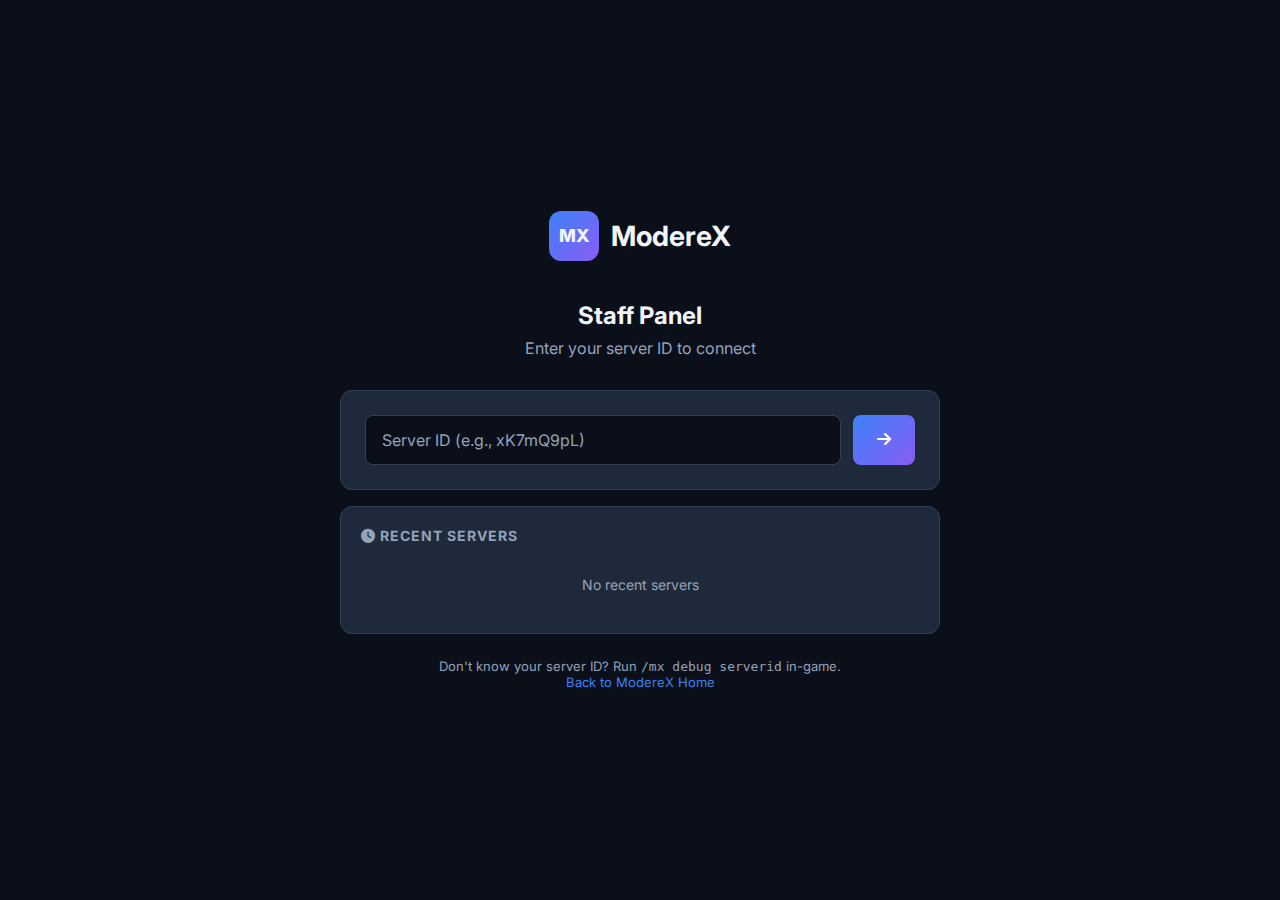
<file: panel/index.html>
<!DOCTYPE html>
<html lang="en">
<head>
    <meta charset="UTF-8">
    <meta name="viewport" content="width=device-width, initial-scale=1.0">
    <title>ModereX Panel - Server Select</title>
    <link rel="preconnect" href="https://fonts.googleapis.com">
    <link href="https://fonts.googleapis.com/css2?family=Inter:wght@400;500;600;700&display=swap" rel="stylesheet">
    <link rel="stylesheet" href="https://cdnjs.cloudflare.com/ajax/libs/font-awesome/6.5.1/css/all.min.css">
    <style>
        :root {
            --bg: #0a0f1a;
            --bg-card: #1e293b;
            --border: #334155;
            --text: #f1f5f9;
            --text-secondary: #94a3b8;
            --primary: #3b82f6;
            --accent: #8b5cf6;
        }
        * { margin: 0; padding: 0; box-sizing: border-box; }
        body {
            font-family: 'Inter', sans-serif;
            background: var(--bg);
            color: var(--text);
            min-height: 100vh;
            display: flex;
            flex-direction: column;
            align-items: center;
            justify-content: center;
            padding: 20px;
        }
        .container {
            max-width: 600px;
            width: 100%;
        }
        .logo {
            display: flex;
            align-items: center;
            justify-content: center;
            gap: 12px;
            margin-bottom: 40px;
        }
        .logo-icon {
            width: 50px;
            height: 50px;
            background: linear-gradient(135deg, var(--primary), var(--accent));
            border-radius: 12px;
            display: flex;
            align-items: center;
            justify-content: center;
            font-weight: 800;
            font-size: 18px;
        }
        .logo-text {
            font-size: 28px;
            font-weight: 700;
        }
        h1 {
            text-align: center;
            margin-bottom: 8px;
            font-size: 24px;
        }
        .subtitle {
            text-align: center;
            color: var(--text-secondary);
            margin-bottom: 32px;
        }
        .server-input {
            background: var(--bg-card);
            border: 1px solid var(--border);
            border-radius: 12px;
            padding: 24px;
            margin-bottom: 16px;
        }
        .input-group {
            display: flex;
            gap: 12px;
        }
        input {
            flex: 1;
            background: var(--bg);
            border: 1px solid var(--border);
            border-radius: 8px;
            padding: 14px 16px;
            color: var(--text);
            font-size: 16px;
            font-family: 'Inter', monospace;
            text-transform: uppercase;
            letter-spacing: 2px;
        }
        input::placeholder {
            color: var(--text-secondary);
            text-transform: none;
            letter-spacing: normal;
        }
        input:focus {
            outline: none;
            border-color: var(--primary);
        }
        button {
            background: linear-gradient(135deg, var(--primary), var(--accent));
            border: none;
            border-radius: 8px;
            padding: 14px 24px;
            color: white;
            font-size: 16px;
            font-weight: 600;
            cursor: pointer;
            transition: transform 0.2s, box-shadow 0.2s;
        }
        button:hover {
            transform: translateY(-2px);
            box-shadow: 0 4px 20px rgba(59, 130, 246, 0.3);
        }
        .recent-servers {
            background: var(--bg-card);
            border: 1px solid var(--border);
            border-radius: 12px;
            padding: 20px;
        }
        .recent-servers h3 {
            font-size: 14px;
            color: var(--text-secondary);
            margin-bottom: 12px;
            text-transform: uppercase;
            letter-spacing: 1px;
        }
        .server-list {
            display: flex;
            flex-direction: column;
            gap: 8px;
        }
        .server-item {
            display: flex;
            align-items: center;
            gap: 12px;
            padding: 12px;
            background: var(--bg);
            border-radius: 8px;
            cursor: pointer;
            transition: background 0.2s;
        }
        .server-item:hover {
            background: rgba(59, 130, 246, 0.1);
        }
        .server-id {
            font-family: monospace;
            font-weight: 600;
            color: var(--primary);
        }
        .server-name {
            flex: 1;
            color: var(--text-secondary);
        }
        .server-item i {
            color: var(--text-secondary);
        }
        .no-recent {
            color: var(--text-secondary);
            text-align: center;
            padding: 20px;
            font-size: 14px;
        }
        .error {
            background: rgba(239, 68, 68, 0.1);
            border: 1px solid rgba(239, 68, 68, 0.3);
            color: #ef4444;
            padding: 12px;
            border-radius: 8px;
            margin-top: 12px;
            display: none;
        }
        .info {
            text-align: center;
            margin-top: 24px;
            color: var(--text-secondary);
            font-size: 13px;
        }
        .info a {
            color: var(--primary);
            text-decoration: none;
        }
    </style>
</head>
<body>
    <div class="container">
        <div class="logo">
            <div class="logo-icon">MX</div>
            <span class="logo-text">ModereX</span>
        </div>

        <h1>Staff Panel</h1>
        <p class="subtitle">Enter your server ID to connect</p>

        <div class="server-input">
            <div class="input-group">
                <input type="text" id="serverIdInput" placeholder="Server ID (e.g., xK7mQ9pL)" maxlength="8" autocomplete="off">
                <button onclick="connectToServer()">
                    <i class="fas fa-arrow-right"></i>
                </button>
            </div>
            <div class="error" id="error"></div>
        </div>

        <div class="recent-servers">
            <h3><i class="fas fa-clock"></i> Recent Servers</h3>
            <div class="server-list" id="recentServers">
                <div class="no-recent">No recent servers</div>
            </div>
        </div>

        <p class="info">
            Don't know your server ID? Run <code>/mx debug serverid</code> in-game.<br>
            <a href="/">Back to ModereX Home</a>
        </p>
    </div>

    <script>
        // Server ID to tunnel URL mapping
        // This will be populated when you set up tunnels
        // Format: { "serverId": "https://tunnel-url.com" }
        const SERVER_TUNNELS = {
            // Example: "xK7mQ9pL": "https://moderex-survival.cfargotunnel.com"
            // Add your servers here or fetch from an API
        };

        // For development/testing, you can also use direct IP:port
        const DEV_MODE = true;
        const DEV_SERVER = "http://localhost:8080"; // Change to your test server

        function connectToServer() {
            const input = document.getElementById('serverIdInput');
            const error = document.getElementById('error');
            const serverId = input.value.trim().toUpperCase();

            error.style.display = 'none';

            if (!serverId || serverId.length !== 8) {
                error.textContent = 'Please enter a valid 8-character server ID';
                error.style.display = 'block';
                return;
            }

            // Check if we have a tunnel URL for this server
            let tunnelUrl = SERVER_TUNNELS[serverId];

            if (!tunnelUrl && DEV_MODE) {
                // In dev mode, use localhost
                tunnelUrl = DEV_SERVER;
            }

            if (!tunnelUrl) {
                error.textContent = 'Server not found. Make sure the server ID is correct and the server is online.';
                error.style.display = 'block';
                return;
            }

            // Save to recent servers
            saveRecentServer(serverId);

            // Redirect to the panel
            window.location.href = tunnelUrl;
        }

        function saveRecentServer(serverId) {
            let recent = JSON.parse(localStorage.getItem('recentServers') || '[]');
            recent = recent.filter(s => s.id !== serverId);
            recent.unshift({ id: serverId, lastUsed: Date.now() });
            recent = recent.slice(0, 5); // Keep only 5 recent
            localStorage.setItem('recentServers', JSON.stringify(recent));
        }

        function loadRecentServers() {
            const container = document.getElementById('recentServers');
            const recent = JSON.parse(localStorage.getItem('recentServers') || '[]');

            if (recent.length === 0) {
                container.innerHTML = '<div class="no-recent">No recent servers</div>';
                return;
            }

            container.innerHTML = recent.map(server => `
                <div class="server-item" onclick="quickConnect('${server.id}')">
                    <span class="server-id">${server.id}</span>
                    <span class="server-name">${getServerName(server.id)}</span>
                    <i class="fas fa-chevron-right"></i>
                </div>
            `).join('');
        }

        function getServerName(serverId) {
            // You could fetch this from an API or store it locally
            return 'Click to connect';
        }

        function quickConnect(serverId) {
            document.getElementById('serverIdInput').value = serverId;
            connectToServer();
        }

        // Handle enter key
        document.getElementById('serverIdInput').addEventListener('keypress', (e) => {
            if (e.key === 'Enter') connectToServer();
        });

        // Auto-uppercase input
        document.getElementById('serverIdInput').addEventListener('input', (e) => {
            e.target.value = e.target.value.toUpperCase();
        });

        // Check URL for server ID (panel.moderex.net/{serverid}/)
        const pathMatch = window.location.pathname.match(/^\/([A-Za-z0-9]{8})\/?$/);
        if (pathMatch) {
            document.getElementById('serverIdInput').value = pathMatch[1].toUpperCase();
            connectToServer();
        }

        // Load recent servers on page load
        loadRecentServers();
    </script>
</body>
</html>
</file>
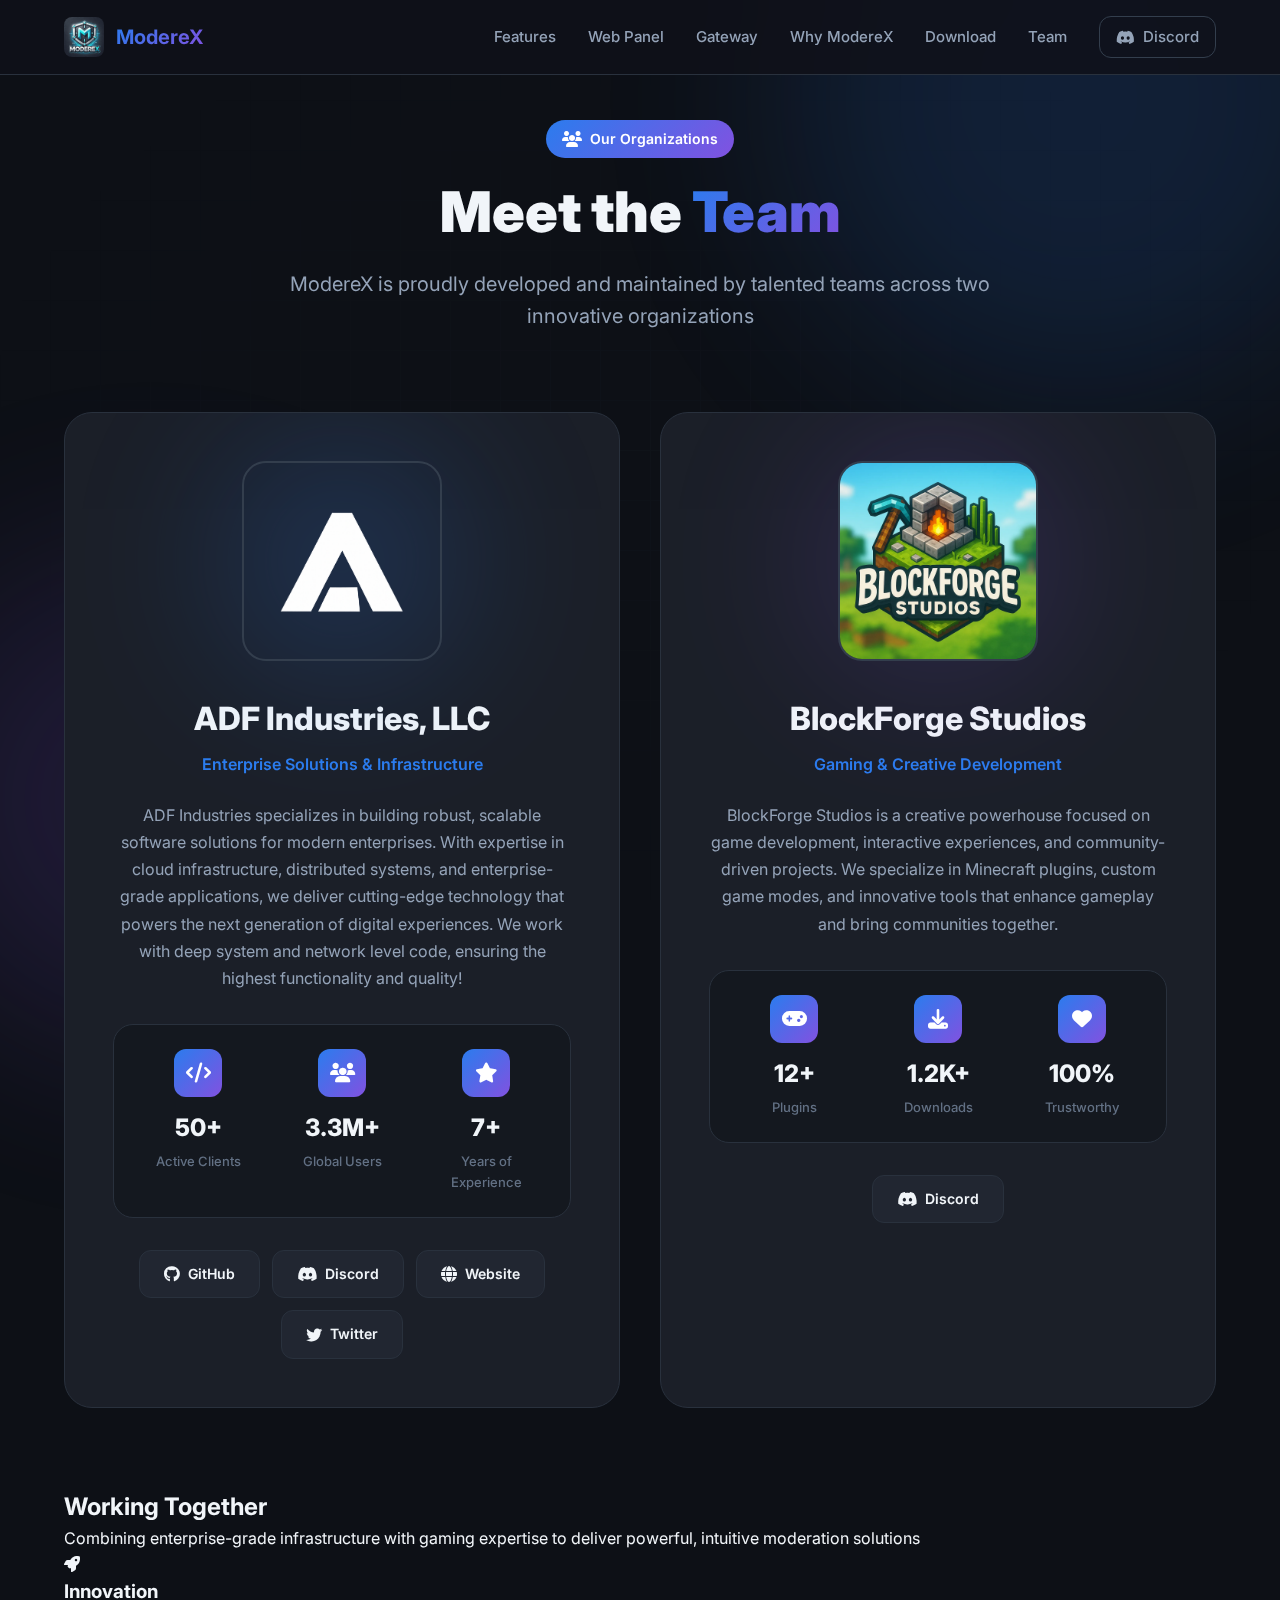
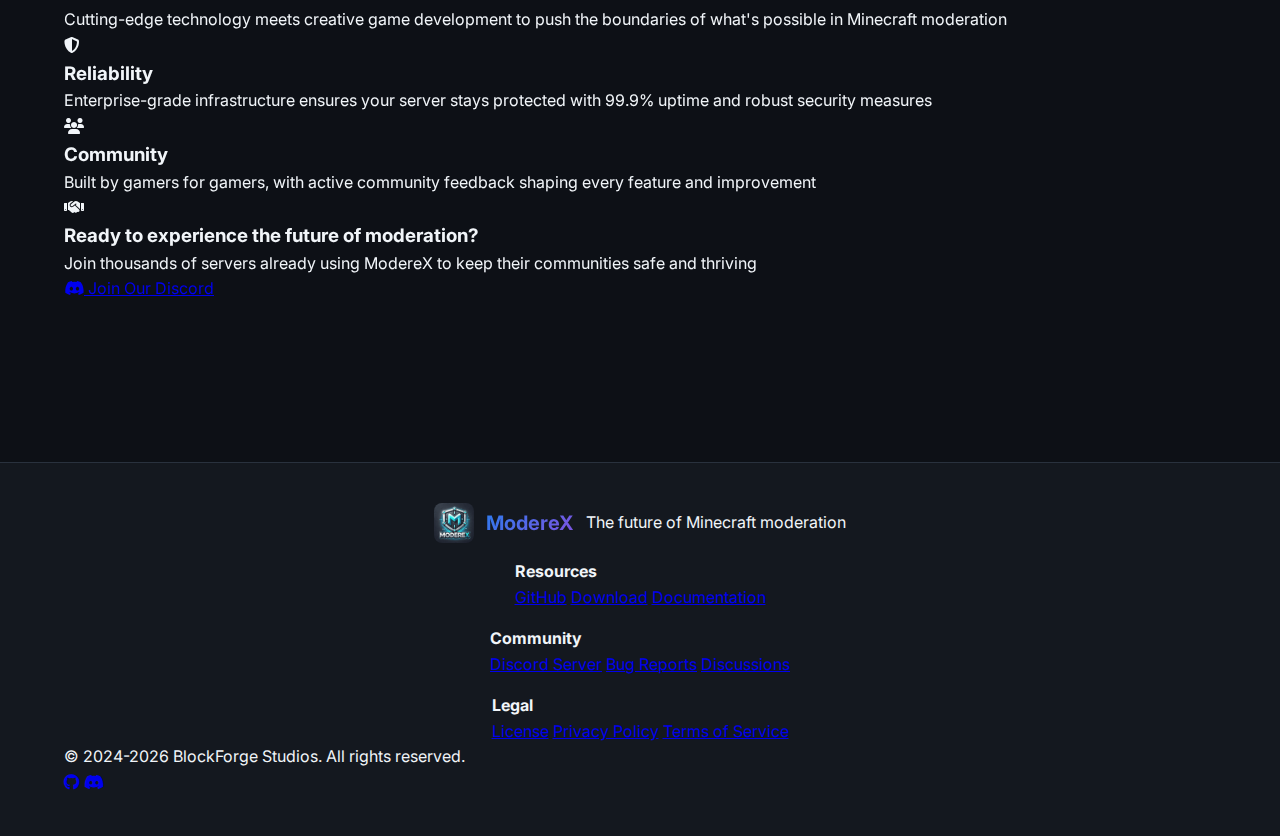
<file: team/index.html>
<!DOCTYPE html>
<html lang="en">
<head>
    <meta charset="UTF-8">
    <meta name="viewport" content="width=device-width, initial-scale=1.0">
    <title>Team - ModereX</title>
    <meta name="description" content="Meet the organizations behind ModereX - ADF Industries, LLC and BlockForge Studios">
    <meta name="keywords" content="moderex, team, adf industries, blockforge studios, minecraft, moderation">
    <meta name="theme-color" content="#2d7aed">

    <link rel="icon" type="image/png" href="../images/logo.png">
    <link rel="apple-touch-icon" href="../images/logo.png">

    <meta property="og:type" content="website">
    <meta property="og:url" content="https://moderex.net/team">
    <meta property="og:title" content="Team - ModereX">
    <meta property="og:description" content="Meet the organizations behind ModereX - ADF Industries, LLC and BlockForge Studios">
    <meta property="og:image" content="https://moderex.net/images/logo.png">
    <meta property="og:site_name" content="ModereX">

    <meta name="twitter:card" content="summary_large_image">
    <meta name="twitter:url" content="https://moderex.net/team">
    <meta name="twitter:title" content="Team - ModereX">
    <meta name="twitter:description" content="Meet the organizations behind ModereX - ADF Industries, LLC and BlockForge Studios">
    <meta name="twitter:image" content="https://moderex.net/images/logo.png">

    <link rel="preconnect" href="https://fonts.googleapis.com">
    <link rel="preconnect" href="https://fonts.gstatic.com" crossorigin>
    <link href="https://fonts.googleapis.com/css2?family=Inter:wght@400;500;600;700;800;900&display=swap" rel="stylesheet">
    <link rel="stylesheet" href="https://cdnjs.cloudflare.com/ajax/libs/font-awesome/6.5.1/css/all.min.css">
    <link rel="stylesheet" href="css/team.css">
</head>
<body>
    <nav class="navbar">
        <div class="container nav-container">
            <a href="/" class="logo">
                <img src="../images/logo.png" alt="ModereX" class="logo-img">
                <span class="logo-text">ModereX</span>
            </a>
            <div class="nav-links">
                <a href="/#features">Features</a>
                <a href="/#panel">Web Panel</a>
                <a href="/#gateway">Gateway</a>
                <a href="/#why">Why ModereX</a>
                <a href="/#download">Download</a>
                <a href="/team">Team</a>
                <a href="https://discord.gg/jQGMhKA5m6" class="btn btn-outline btn-sm" target="_blank">
                    <i class="fab fa-discord"></i> Discord
                </a>
            </div>
            <button class="mobile-menu-btn" aria-label="Menu">
                <i class="fas fa-bars"></i>
            </button>
        </div>
    </nav>

    <main class="team-page">
        <div class="hero-bg">
            <div class="hero-glow hero-glow-1"></div>
            <div class="hero-glow hero-glow-2"></div>
            <div class="hero-glow hero-glow-3"></div>
            <div class="hero-grid"></div>
            <div class="floating-particles"></div>
        </div>

        <div class="container">
            <header class="page-header">
                <div class="page-badge">
                    <i class="fas fa-users"></i>
                    <span>Our Organizations</span>
                </div>
                <h1 class="page-title">
                    Meet the <span class="text-gradient">Team</span>
                </h1>
                <p class="page-subtitle">
                    ModereX is proudly developed and maintained by talented teams across two innovative organizations
                </p>
            </header>

            <div class="organizations-grid">
                <div class="org-card">
                    <div class="org-logo-container">
                        <img src="assets/logos/4bae0a62ec428f43f3b8664bb08e0dbe.png" alt="ADF Industries, LLC" class="org-logo">
                        <div class="org-glow"></div>
                    </div>

                    <div class="org-content">
                        <h2 class="org-name">ADF Industries, LLC</h2>
                        <p class="org-tagline">Enterprise Solutions & Infrastructure</p>

                        <p class="org-description">
                            ADF Industries specializes in building robust, scalable software solutions for modern enterprises. With expertise in cloud infrastructure, distributed systems, and enterprise-grade applications, we deliver cutting-edge technology that powers the next generation of digital experiences. We work with deep system and network level code, ensuring the highest functionality and quality!
                        </p>

                        <div class="org-stats">
                            <div class="stat-item">
                                <div class="stat-icon"><i class="fas fa-code"></i></div>
                                <div class="stat-info">
                                    <span class="stat-value">50+</span>
                                    <span class="stat-label">Active Clients</span>
                                </div>
                            </div>
                            <div class="stat-item">
                                <div class="stat-icon"><i class="fas fa-users"></i></div>
                                <div class="stat-info">
                                    <span class="stat-value">3.3M+</span>
                                    <span class="stat-label">Global Users</span>
                                </div>
                            </div>
                            <div class="stat-item">
                                <div class="stat-icon"><i class="fas fa-star"></i></div>
                                <div class="stat-info">
                                    <span class="stat-value">7+</span>
                                    <span class="stat-label">Years of Experience</span>
                                </div>
                            </div>
                        </div>

                        <div class="org-links">
                            <a href="https://github.com/ADF-Industries" class="org-link" target="_blank" rel="noopener">
                                <i class="fab fa-github"></i>
                                <span>GitHub</span>
                            </a>
                            <a href="https://discord.gg/HFDSRTYpZm" class="org-link" target="_blank" rel="noopener">
                                <i class="fab fa-discord"></i>
                                <span>Discord</span>
                            </a>
                            <a href="https://adfindustries.org" class="org-link" target="_blank" rel="noopener">
                                <i class="fas fa-globe"></i>
                                <span>Website</span>
                            </a>
                            <a href="https://x.com/adfindustries" class="org-link" target="_blank" rel="noopener">
                                <i class="fab fa-twitter"></i>
                                <span>Twitter</span>
                            </a>
                        </div>
                    </div>
                </div>

                <div class="org-card">
                    <div class="org-logo-container">
                        <img src="assets/logos/223380962459bf103a409c967887e4bc.png" alt="BlockForge Studios" class="org-logo">
                        <div class="org-glow org-glow-purple"></div>
                    </div>

                    <div class="org-content">
                        <h2 class="org-name">BlockForge Studios</h2>
                        <p class="org-tagline">Gaming & Creative Development</p>

                        <p class="org-description">
                            BlockForge Studios is a creative powerhouse focused on game development, interactive experiences, and community-driven projects. We specialize in Minecraft plugins, custom game modes, and innovative tools that enhance gameplay and bring communities together.
                        </p>

                        <div class="org-stats">
                            <div class="stat-item">
                                <div class="stat-icon"><i class="fas fa-gamepad"></i></div>
                                <div class="stat-info">
                                    <span class="stat-value">12+</span>
                                    <span class="stat-label">Plugins</span>
                                </div>
                            </div>
                            <div class="stat-item">
                                <div class="stat-icon"><i class="fas fa-download"></i></div>
                                <div class="stat-info">
                                    <span class="stat-value">1.2K+</span>
                                    <span class="stat-label">Downloads</span>
                                </div>
                            </div>
                            <div class="stat-item">
                                <div class="stat-icon"><i class="fas fa-heart"></i></div>
                                <div class="stat-info">
                                    <span class="stat-value">100%</span>
                                    <span class="stat-label">Trustworthy</span>
                                </div>
                            </div>
                        </div>

                        <div class="org-links">
                            <a href="https://discord.gg/jQGMhKA5m6" class="org-link" target="_blank" rel="noopener">
                                <i class="fab fa-discord"></i>
                                <span>Discord</span>
                            </a>
                        </div>
                    </div>
                </div>
            </div>

            <section class="collaboration-section">
                <div class="collaboration-header">
                    <h2>Working Together</h2>
                    <p>Combining enterprise-grade infrastructure with gaming expertise to deliver powerful, intuitive moderation solutions</p>
                </div>

                <div class="collaboration-grid">
                    <div class="collaboration-feature">
                        <div class="collab-icon">
                            <i class="fas fa-rocket"></i>
                        </div>
                        <h3>Innovation</h3>
                        <p>Cutting-edge technology meets creative game development to push the boundaries of what's possible in Minecraft moderation</p>
                    </div>

                    <div class="collaboration-feature">
                        <div class="collab-icon">
                            <i class="fas fa-shield-halved"></i>
                        </div>
                        <h3>Reliability</h3>
                        <p>Enterprise-grade infrastructure ensures your server stays protected with 99.9% uptime and robust security measures</p>
                    </div>

                    <div class="collaboration-feature">
                        <div class="collab-icon">
                            <i class="fas fa-users"></i>
                        </div>
                        <h3>Community</h3>
                        <p>Built by gamers for gamers, with active community feedback shaping every feature and improvement</p>
                    </div>
                </div>

                <div class="collaboration-cta">
                    <div class="cta-content">
                        <div class="cta-icon">
                            <i class="fas fa-handshake"></i>
                        </div>
                        <div class="cta-text">
                            <h3>Ready to experience the future of moderation?</h3>
                            <p>Join thousands of servers already using ModereX to keep their communities safe and thriving</p>
                        </div>
                        <a href="https://discord.gg/jQGMhKA5m6" class="cta-button" target="_blank">
                            <i class="fab fa-discord"></i>
                            <span>Join Our Discord</span>
                        </a>
                    </div>
                </div>
            </section>
        </div>
    </main>

    <footer class="footer">
        <div class="container">
            <div class="footer-content">
                <div class="footer-brand">
                    <div class="logo">
                        <img src="../images/logo.png" alt="ModereX" class="logo-img">
                        <span class="logo-text">ModereX</span>
                    </div>
                    <p>The future of Minecraft moderation</p>
                </div>
                <div class="footer-section">
                    <h4>Resources</h4>
                    <a href="https://github.com/Midnwave/ModereX" target="_blank">GitHub</a>
                    <a href="https://github.com/Midnwave/ModereX/releases" target="_blank">Download</a>
                    <a href="https://github.com/Midnwave/ModereX/wiki" target="_blank">Documentation</a>
                </div>
                <div class="footer-section">
                    <h4>Community</h4>
                    <a href="https://discord.gg/jQGMhKA5m6" target="_blank">Discord Server</a>
                    <a href="https://github.com/Midnwave/ModereX/issues" target="_blank">Bug Reports</a>
                    <a href="https://github.com/Midnwave/ModereX/discussions" target="_blank">Discussions</a>
                </div>
                <div class="footer-section">
                    <h4>Legal</h4>
                    <a href="https://github.com/Midnwave/ModereX/blob/main/LICENSE" target="_blank">License</a>
                    <a href="#">Privacy Policy</a>
                    <a href="#">Terms of Service</a>
                </div>
            </div>
            <div class="footer-bottom">
                <p>&copy; 2024-2026 BlockForge Studios. All rights reserved.</p>
                <div class="footer-links">
                    <a href="https://github.com/Midnwave/ModereX" target="_blank" aria-label="GitHub"><i class="fab fa-github"></i></a>
                    <a href="https://discord.gg/jQGMhKA5m6" target="_blank" aria-label="Discord"><i class="fab fa-discord"></i></a>
                </div>
            </div>
        </div>
    </footer>

    <script src="js/team.js"></script>
</body>
</html>
</file>
<file: css/styles.css>
/* ============================================
   ModereX Landing Page - Enhanced Styles
   ============================================ */

:root {
    /* Colors - HSL 215 Blue Theme */
    --primary: hsl(215, 85%, 55%);
    --primary-dark: hsl(215, 85%, 45%);
    --primary-light: hsl(215, 85%, 65%);
    --accent: hsl(260, 70%, 60%);
    --accent-light: hsl(260, 70%, 70%);

    /* Backgrounds */
    --bg: hsl(220, 25%, 7%);
    --bg-secondary: hsl(220, 20%, 10%);
    --bg-card: hsl(220, 20%, 13%);
    --bg-elevated: hsl(220, 20%, 16%);

    /* Text */
    --text: hsl(210, 40%, 96%);
    --text-secondary: hsl(215, 20%, 65%);
    --text-muted: hsl(215, 15%, 45%);

    /* Borders */
    --border: hsl(215, 20%, 20%);
    --border-light: hsl(215, 20%, 25%);

    /* Status Colors */
    --success: hsl(142, 70%, 50%);
    --warning: hsl(38, 92%, 50%);
    --error: hsl(0, 84%, 60%);

    /* Radius */
    --radius: 12px;
    --radius-lg: 20px;
    --radius-xl: 28px;

    /* Shadows */
    --shadow-sm: 0 2px 8px hsla(0, 0%, 0%, 0.1);
    --shadow-md: 0 4px 20px hsla(0, 0%, 0%, 0.2);
    --shadow-lg: 0 20px 50px hsla(0, 0%, 0%, 0.4);
    --shadow-glow: 0 0 40px hsla(215, 85%, 55%, 0.3);
}

* {
    margin: 0;
    padding: 0;
    box-sizing: border-box;
}

html {
    scroll-behavior: smooth;
}

body {
    font-family: 'Inter', -apple-system, BlinkMacSystemFont, 'Segoe UI', sans-serif;
    background: var(--bg);
    color: var(--text);
    line-height: 1.6;
    overflow-x: hidden;
    -webkit-font-smoothing: antialiased;
    -moz-osx-font-smoothing: grayscale;
}

.container {
    max-width: 1200px;
    margin: 0 auto;
    padding: 0 24px;
}

/* ============================================
   Animations
   ============================================ */

@keyframes fadeIn {
    from { opacity: 0; }
    to { opacity: 1; }
}

@keyframes fadeInUp {
    from {
        opacity: 0;
        transform: translateY(40px);
    }
    to {
        opacity: 1;
        transform: translateY(0);
    }
}

@keyframes fadeInLeft {
    from {
        opacity: 0;
        transform: translateX(-40px);
    }
    to {
        opacity: 1;
        transform: translateX(0);
    }
}

@keyframes fadeInRight {
    from {
        opacity: 0;
        transform: translateX(40px);
    }
    to {
        opacity: 1;
        transform: translateX(0);
    }
}

@keyframes pulse {
    0%, 100% { opacity: 1; transform: scale(1); }
    50% { opacity: 0.8; transform: scale(0.95); }
}

@keyframes float {
    0%, 100% { transform: translateY(0px); }
    50% { transform: translateY(-20px); }
}

@keyframes glow {
    0%, 100% { opacity: 0.5; filter: blur(100px); }
    50% { opacity: 0.8; filter: blur(120px); }
}

@keyframes scroll {
    0% { transform: translateY(0); }
    50% { transform: translateY(8px); }
    100% { transform: translateY(0); }
}

@keyframes typing {
    from { width: 0; }
    to { width: 100%; }
}

@keyframes pulseGlow {
    0% {
        box-shadow: 0 4px 20px hsla(215, 85%, 55%, 0.3);
    }
    100% {
        box-shadow: 0 8px 40px hsla(215, 85%, 55%, 0.6),
                    0 0 60px hsla(215, 85%, 55%, 0.3);
    }
}

@keyframes shimmer {
    0% { background-position: -1000px 0; }
    100% { background-position: 1000px 0; }
}

.fade-in-up {
    animation: fadeInUp 0.8s ease-out forwards;
}

.fade-in-left {
    animation: fadeInLeft 0.8s ease-out forwards;
}

.fade-in-right {
    animation: fadeInRight 0.8s ease-out forwards;
}

/* ============================================
   Glass Card Effect
   ============================================ */

.glass-card {
    background: hsla(220, 20%, 13%, 0.6);
    backdrop-filter: blur(20px);
    -webkit-backdrop-filter: blur(20px);
    border: 1px solid hsla(215, 20%, 25%, 0.4);
    transition: all 0.4s cubic-bezier(0.34, 1.56, 0.64, 1);
}

.glass-card:hover {
    background: hsla(220, 20%, 15%, 0.7);
    border-color: hsla(215, 85%, 55%, 0.4);
    transform: translateY(-8px);
    box-shadow: 0 25px 50px hsla(0, 0%, 0%, 0.4), 0 0 50px hsla(215, 85%, 55%, 0.2);
}

/* ============================================
   Buttons
   ============================================ */

.btn {
    display: inline-flex;
    align-items: center;
    justify-content: center;
    gap: 10px;
    padding: 14px 28px;
    font-size: 15px;
    font-weight: 600;
    text-decoration: none;
    border-radius: var(--radius);
    transition: all 0.3s cubic-bezier(0.4, 0, 0.2, 1);
    cursor: pointer;
    border: none;
    position: relative;
    overflow: hidden;
}

.btn::before {
    content: '';
    position: absolute;
    top: 50%;
    left: 50%;
    width: 0;
    height: 0;
    border-radius: 50%;
    background: hsla(255, 255%, 255%, 0.1);
    transform: translate(-50%, -50%);
    transition: width 0.6s, height 0.6s;
}

.btn:hover::before {
    width: 300px;
    height: 300px;
}

.btn-sm {
    padding: 8px 16px;
    font-size: 14px;
}

.btn-lg {
    padding: 16px 32px;
    font-size: 16px;
}

.btn-xl {
    padding: 20px 40px;
    font-size: 17px;
    flex-direction: column;
    align-items: flex-start;
    text-align: left;
}

.btn-content {
    display: flex;
    flex-direction: column;
    align-items: flex-start;
    gap: 2px;
}

.btn-label {
    font-weight: 700;
    font-size: 17px;
}

.btn-sublabel {
    font-size: 13px;
    font-weight: 500;
    opacity: 0.8;
}

.btn-primary {
    background: linear-gradient(135deg, var(--primary) 0%, var(--accent) 100%);
    color: white;
    box-shadow: 0 4px 20px hsla(215, 85%, 55%, 0.3);
    transition: all 0.3s cubic-bezier(0.34, 1.56, 0.64, 1);
}

.btn-primary:hover {
    transform: scale(1.05) translateY(-2px);
    box-shadow: 0 12px 35px hsla(215, 85%, 55%, 0.5);
}

.btn-primary:active {
    transform: scale(1.02);
    transition: all 0.1s ease;
}

.pulse-glow {
    animation: pulseGlow 2s ease-out forwards;
}

.btn-outline {
    background: transparent;
    color: var(--text);
    border: 2px solid var(--border);
}

.btn-outline:hover {
    border-color: var(--primary);
    background: hsla(215, 85%, 55%, 0.1);
}

.btn-glass {
    background: hsla(255, 255%, 255%, 0.08);
    color: var(--text);
    backdrop-filter: blur(10px);
    border: 1px solid hsla(255, 255%, 255%, 0.1);
}

.btn-glass:hover {
    background: hsla(255, 255%, 255%, 0.12);
    border-color: hsla(255, 255%, 255%, 0.2);
}

/* ============================================
   Section Badge
   ============================================ */

.section-badge {
    display: inline-flex;
    align-items: center;
    gap: 8px;
    padding: 8px 16px;
    background: hsla(215, 85%, 55%, 0.15);
    border: 1px solid hsla(215, 85%, 55%, 0.3);
    border-radius: 100px;
    font-size: 13px;
    font-weight: 600;
    color: var(--primary-light);
    text-transform: uppercase;
    letter-spacing: 0.8px;
    margin-bottom: 20px;
}

/* ============================================
   Navigation
   ============================================ */

.navbar {
    position: fixed;
    top: 0;
    left: 0;
    right: 0;
    z-index: 1000;
    padding: 16px 0;
    background: hsla(220, 25%, 7%, 0.8);
    backdrop-filter: blur(20px);
    -webkit-backdrop-filter: blur(20px);
    border-bottom: 1px solid hsla(215, 20%, 20%, 0.3);
    transition: all 0.3s ease;
}

.navbar.scrolled {
    background: hsla(220, 25%, 7%, 0.95);
    box-shadow: 0 4px 20px rgba(0, 0, 0, 0.3);
}

.nav-container {
    display: flex;
    align-items: center;
    justify-content: space-between;
}

.logo {
    display: flex;
    align-items: center;
    gap: 12px;
    text-decoration: none;
    color: var(--text);
    font-weight: 700;
    font-size: 20px;
    transition: transform 0.3s ease;
}

.logo:hover {
    transform: scale(1.05);
}

.logo-icon {
    display: flex;
    align-items: center;
    justify-content: center;
    width: 40px;
    height: 40px;
    background: linear-gradient(135deg, var(--primary) 0%, var(--accent) 100%);
    border-radius: 10px;
    font-size: 14px;
    font-weight: 800;
    color: white;
    box-shadow: 0 4px 12px hsla(215, 85%, 55%, 0.4);
}

.logo-img {
    width: 40px;
    height: 40px;
    border-radius: 10px;
    object-fit: contain;
}

.nav-links {
    display: flex;
    align-items: center;
    gap: 32px;
}

.nav-links a:not(.btn) {
    color: var(--text-secondary);
    text-decoration: none;
    font-weight: 500;
    font-size: 15px;
    transition: color 0.2s ease;
    position: relative;
}

.nav-links a:not(.btn)::after {
    content: '';
    position: absolute;
    bottom: -4px;
    left: 0;
    width: 0;
    height: 2px;
    background: var(--primary);
    transition: width 0.3s ease;
}

.nav-links a:not(.btn):hover {
    color: var(--text);
}

.nav-links a:not(.btn):hover::after {
    width: 100%;
}

.mobile-menu-btn {
    display: none;
    background: none;
    border: none;
    color: var(--text);
    font-size: 24px;
    cursor: pointer;
    transition: transform 0.3s ease;
}

.mobile-menu-btn:hover {
    transform: scale(1.1);
}

/* ============================================
   Hero Section
   ============================================ */

.hero {
    position: relative;
    min-height: 100vh;
    display: flex;
    align-items: center;
    justify-content: center;
    padding: 140px 0 100px;
    overflow: hidden;
}

.hero-bg {
    position: absolute;
    inset: 0;
    overflow: hidden;
    pointer-events: none;
}

.hero-bg::before {
    content: '';
    position: absolute;
    inset: 0;
    background:
        radial-gradient(ellipse 100% 50% at 50% 0%, hsla(215, 85%, 55%, 0.08) 0%, transparent 50%),
        radial-gradient(ellipse 80% 40% at 80% 80%, hsla(260, 70%, 60%, 0.06) 0%, transparent 50%),
        radial-gradient(ellipse 60% 30% at 20% 60%, hsla(142, 70%, 50%, 0.04) 0%, transparent 50%);
    z-index: 0;
}

.hero-bg::after {
    content: '';
    position: absolute;
    inset: 0;
    background-image: url("data:image/svg+xml,%3Csvg viewBox='0 0 400 400' xmlns='http://www.w3.org/2000/svg'%3E%3Cfilter id='noiseFilter'%3E%3CfeTurbulence type='fractalNoise' baseFrequency='0.9' numOctaves='3' stitchTiles='stitch'/%3E%3C/filter%3E%3Crect width='100%25' height='100%25' filter='url(%23noiseFilter)'/%3E%3C/svg%3E");
    opacity: 0.02;
    z-index: 1;
}

.hero-glow {
    position: absolute;
    border-radius: 50%;
    animation: glow 10s ease-in-out infinite;
}

.hero-glow-1 {
    width: 800px;
    height: 800px;
    background: radial-gradient(circle, hsla(215, 85%, 55%, 0.2) 0%, transparent 70%);
    top: -200px;
    left: 50%;
    transform: translateX(-50%);
}

.hero-glow-2 {
    width: 600px;
    height: 600px;
    background: radial-gradient(circle, hsla(260, 70%, 60%, 0.15) 0%, transparent 70%);
    bottom: -100px;
    right: -100px;
    animation-delay: 3s;
}

.hero-glow-3 {
    width: 500px;
    height: 500px;
    background: radial-gradient(circle, hsla(142, 70%, 50%, 0.1) 0%, transparent 70%);
    top: 50%;
    left: -100px;
    animation-delay: 6s;
}

.hero-grid {
    position: absolute;
    inset: 0;
    background-image:
        linear-gradient(hsla(215, 20%, 20%, 0.2) 1px, transparent 1px),
        linear-gradient(90deg, hsla(215, 20%, 20%, 0.2) 1px, transparent 1px);
    background-size: 60px 60px;
    mask-image: radial-gradient(ellipse 80% 60% at 50% 40%, black 0%, transparent 80%);
    -webkit-mask-image: radial-gradient(ellipse 80% 60% at 50% 40%, black 0%, transparent 80%);
}

.hero-content {
    position: relative;
    text-align: center;
    max-width: 900px;
    margin: 0 auto;
}

.hero-badge {
    display: inline-flex;
    align-items: center;
    gap: 10px;
    padding: 12px 24px;
    background: hsla(215, 85%, 55%, 0.1);
    border: 1px solid hsla(215, 85%, 55%, 0.25);
    border-radius: 100px;
    font-size: 14px;
    font-weight: 500;
    color: var(--primary-light);
    margin-bottom: 32px;
    animation: fadeIn 0.8s ease-out;
}

.hero-badge span {
    font-weight: 700;
}

.hero h1 {
    font-size: clamp(44px, 8vw, 80px);
    font-weight: 900;
    line-height: 1.1;
    margin-bottom: 28px;
    animation: fadeInUp 0.8s ease-out 0.2s backwards;
}

.text-gradient {
    background: linear-gradient(135deg, var(--primary) 0%, var(--primary-light) 50%, #4ade80 100%);
    -webkit-background-clip: text;
    -webkit-text-fill-color: transparent;
    background-clip: text;
}

.hero-title-white {
    color: white;
}

.hero-subtitle {
    font-size: 19px;
    color: var(--text-secondary);
    max-width: 680px;
    margin: 0 auto 48px;
    line-height: 1.8;
    animation: fadeInUp 0.8s ease-out 0.4s backwards;
}

.hero-buttons {
    display: flex;
    gap: 16px;
    justify-content: center;
    flex-wrap: wrap;
    margin-bottom: 80px;
    animation: fadeInUp 0.8s ease-out 0.6s backwards;
}

.hero-stats {
    display: flex;
    justify-content: center;
    align-items: center;
    gap: 48px;
    flex-wrap: wrap;
    animation: fadeInUp 0.8s ease-out 0.8s backwards;
}

.stat {
    display: flex;
    flex-direction: column;
    align-items: center;
    gap: 8px;
}

.stat-icon {
    width: 48px;
    height: 48px;
    display: flex;
    align-items: center;
    justify-content: center;
    background: hsla(215, 85%, 55%, 0.1);
    border: 1px solid hsla(215, 85%, 55%, 0.2);
    border-radius: 12px;
    color: var(--primary-light);
    font-size: 20px;
    margin-bottom: 4px;
}

.stat-value {
    font-size: 32px;
    font-weight: 800;
    color: var(--text);
    letter-spacing: -0.5px;
}

.stat-label {
    font-size: 14px;
    color: var(--text-muted);
    font-weight: 500;
}

.stat-divider {
    width: 1px;
    height: 60px;
    background: linear-gradient(to bottom, transparent, var(--border), transparent);
}

.hero-scroll {
    position: absolute;
    bottom: 40px;
    left: 50%;
    transform: translateX(-50%);
}

.scroll-indicator {
    width: 24px;
    height: 40px;
    border: 2px solid var(--border);
    border-radius: 20px;
    display: flex;
    justify-content: center;
    padding-top: 8px;
    cursor: pointer;
    transition: border-color 0.3s ease;
}

.scroll-indicator:hover {
    border-color: var(--primary);
}

.scroll-indicator span {
    width: 4px;
    height: 8px;
    background: var(--text-muted);
    border-radius: 2px;
    animation: scroll 2s ease-in-out infinite;
}

/* ============================================
   Features Section
   ============================================ */

.features {
    padding: 120px 0;
    background: var(--bg-secondary);
    position: relative;
}

.section-header {
    text-align: center;
    margin-bottom: 80px;
}

.section-header h2 {
    font-size: clamp(32px, 5vw, 48px);
    font-weight: 800;
    margin-bottom: 16px;
    line-height: 1.2;
}

.section-header p {
    font-size: 18px;
    color: var(--text-secondary);
    max-width: 600px;
    margin: 0 auto;
}

.features-grid {
    display: grid;
    grid-template-columns: repeat(auto-fit, minmax(360px, 1fr));
    gap: 28px;
}

.feature-card {
    padding: 40px;
    border-radius: var(--radius-lg);
    transition: all 0.4s cubic-bezier(0.34, 1.56, 0.64, 1);
    position: relative;
    overflow: hidden;
}

.feature-card::before {
    content: '';
    position: absolute;
    top: 0;
    left: 0;
    right: 0;
    height: 3px;
    background: linear-gradient(90deg, var(--primary), var(--accent));
    transform: scaleX(0);
    transform-origin: left;
    transition: transform 0.4s ease;
}

.feature-card:hover::before {
    transform: scaleX(1);
}

.feature-icon {
    width: 64px;
    height: 64px;
    display: flex;
    align-items: center;
    justify-content: center;
    background: linear-gradient(135deg, hsla(215, 85%, 55%, 0.2) 0%, hsla(260, 70%, 60%, 0.2) 100%);
    border-radius: 16px;
    font-size: 28px;
    color: var(--primary-light);
    margin-bottom: 24px;
    transition: transform 0.4s ease;
}

.feature-card:hover .feature-icon {
    transform: scale(1.1) rotate(5deg);
}

.feature-card h3 {
    font-size: 22px;
    font-weight: 700;
    margin-bottom: 12px;
    color: var(--text);
}

.feature-card > p {
    color: var(--text-secondary);
    font-size: 15px;
    line-height: 1.7;
    margin-bottom: 20px;
}

.feature-list {
    list-style: none;
    display: flex;
    flex-direction: column;
    gap: 10px;
}

.feature-list li {
    display: flex;
    align-items: center;
    gap: 10px;
    font-size: 14px;
    color: var(--text-secondary);
}

.feature-list i {
    color: var(--success);
    font-size: 12px;
}

/* ============================================
   Web Panel Preview
   ============================================ */

.panel-preview {
    padding: 120px 0;
    background: var(--bg);
}

.panel-showcase {
    margin: 64px 0;
}

.panel-window {
    border-radius: var(--radius-xl);
    overflow: hidden;
    box-shadow: var(--shadow-lg);
}

.panel-titlebar {
    display: flex;
    align-items: center;
    gap: 16px;
    padding: 20px 28px;
    background: var(--bg-secondary);
    border-bottom: 1px solid var(--border);
}

.panel-dots {
    display: flex;
    gap: 8px;
}

.panel-dots span {
    width: 12px;
    height: 12px;
    border-radius: 50%;
}

.panel-dots span:nth-child(1) { background: #ef4444; }
.panel-dots span:nth-child(2) { background: #f59e0b; }
.panel-dots span:nth-child(3) { background: #22c55e; }

.panel-title {
    flex: 1;
    font-size: 14px;
    color: var(--text-muted);
    font-weight: 500;
}

.panel-status {
    display: flex;
    align-items: center;
    gap: 8px;
    font-size: 12px;
    color: var(--success);
    font-weight: 600;
    text-transform: uppercase;
    letter-spacing: 0.5px;
}

.status-dot {
    width: 8px;
    height: 8px;
    background: var(--success);
    border-radius: 50%;
    animation: pulse 2s ease-in-out infinite;
}

.panel-content {
    aspect-ratio: 16 / 9;
    background: var(--bg);
}

/* Interactive Panel Mock */
.panel-mock {
    width: 100%;
    height: 100%;
    display: flex;
    background: var(--bg);
    font-size: 13px;
}

.panel-sidebar {
    width: 220px;
    background: var(--bg-secondary);
    border-right: 1px solid var(--border);
    padding: 16px;
    display: flex;
    flex-direction: column;
    gap: 8px;
}

.panel-sidebar-header {
    display: flex;
    align-items: center;
    gap: 10px;
    padding: 12px;
    margin-bottom: 8px;
}

.panel-sidebar-logo {
    width: 32px;
    height: 32px;
    background: linear-gradient(135deg, var(--primary) 0%, var(--accent) 100%);
    border-radius: 8px;
    display: flex;
    align-items: center;
    justify-content: center;
    font-weight: 800;
    font-size: 11px;
    color: white;
}

.panel-sidebar-title {
    font-weight: 700;
    color: var(--text);
}

.panel-nav-item {
    display: flex;
    align-items: center;
    gap: 12px;
    padding: 10px 14px;
    border-radius: 8px;
    color: var(--text-secondary);
    transition: all 0.2s ease;
    cursor: pointer;
}

.panel-nav-item:hover {
    background: hsla(215, 85%, 55%, 0.1);
    color: var(--text);
}

.panel-nav-item.active {
    background: hsla(215, 85%, 55%, 0.15);
    color: var(--primary-light);
}

.panel-nav-item i {
    width: 18px;
    text-align: center;
}

.panel-main {
    flex: 1;
    display: flex;
    flex-direction: column;
    overflow: hidden;
}

.panel-header {
    display: flex;
    align-items: center;
    justify-content: space-between;
    padding: 16px 24px;
    border-bottom: 1px solid var(--border);
}

.panel-header-title {
    font-size: 18px;
    font-weight: 700;
    color: var(--text);
}

.panel-header-actions {
    display: flex;
    align-items: center;
    gap: 12px;
}

.panel-search {
    display: flex;
    align-items: center;
    gap: 8px;
    background: var(--bg-card);
    border: 1px solid var(--border);
    border-radius: 8px;
    padding: 8px 14px;
    color: var(--text-muted);
}

.panel-search input {
    background: none;
    border: none;
    color: var(--text);
    outline: none;
    width: 150px;
}

.panel-user {
    display: flex;
    align-items: center;
    gap: 8px;
}

.panel-avatar {
    width: 32px;
    height: 32px;
    border-radius: 50%;
    background: linear-gradient(135deg, #22c55e 0%, #16a34a 100%);
    display: flex;
    align-items: center;
    justify-content: center;
    font-weight: 700;
    font-size: 12px;
    color: white;
}

.panel-body {
    flex: 1;
    padding: 24px;
    overflow: auto;
}

.panel-stats-grid {
    display: grid;
    grid-template-columns: repeat(4, 1fr);
    gap: 16px;
    margin-bottom: 24px;
}

.panel-stat-card {
    background: var(--bg-card);
    border: 1px solid var(--border);
    border-radius: 12px;
    padding: 16px;
}

.panel-stat-label {
    font-size: 12px;
    color: var(--text-muted);
    margin-bottom: 4px;
}

.panel-stat-value {
    font-size: 24px;
    font-weight: 800;
    color: var(--text);
}

.panel-stat-value.online { color: var(--success); }
.panel-stat-value.warning { color: var(--warning); }
.panel-stat-value.danger { color: var(--error); }

.panel-table {
    background: var(--bg-card);
    border: 1px solid var(--border);
    border-radius: 12px;
    overflow: hidden;
}

.panel-table-header {
    display: grid;
    grid-template-columns: 2fr 1fr 1fr 1fr;
    padding: 12px 16px;
    background: var(--bg-secondary);
    border-bottom: 1px solid var(--border);
    font-size: 11px;
    font-weight: 600;
    color: var(--text-muted);
    text-transform: uppercase;
    letter-spacing: 0.5px;
}

.panel-table-row {
    display: grid;
    grid-template-columns: 2fr 1fr 1fr 1fr;
    padding: 12px 16px;
    border-bottom: 1px solid var(--border);
    align-items: center;
    transition: background 0.2s ease;
}

.panel-table-row:last-child {
    border-bottom: none;
}

.panel-table-row:hover {
    background: hsla(215, 85%, 55%, 0.05);
}

.panel-player {
    display: flex;
    align-items: center;
    gap: 10px;
}

.panel-player-avatar {
    width: 28px;
    height: 28px;
    border-radius: 4px;
    background: var(--bg-elevated);
}

.panel-player-name {
    font-weight: 600;
    color: var(--text);
}

.panel-badge {
    display: inline-flex;
    padding: 4px 8px;
    border-radius: 4px;
    font-size: 11px;
    font-weight: 600;
}

.panel-badge.ban { background: hsla(0, 84%, 60%, 0.2); color: var(--error); }
.panel-badge.mute { background: hsla(38, 92%, 50%, 0.2); color: var(--warning); }
.panel-badge.warn { background: hsla(215, 85%, 55%, 0.2); color: var(--primary-light); }

.panel-table-actions {
    display: flex;
    gap: 8px;
}

.panel-action-btn {
    width: 28px;
    height: 28px;
    display: flex;
    align-items: center;
    justify-content: center;
    border-radius: 6px;
    background: var(--bg-elevated);
    color: var(--text-muted);
    cursor: pointer;
    transition: all 0.2s ease;
}

.panel-action-btn:hover {
    background: var(--primary);
    color: white;
}

/* Panel mock cursor animation */
.panel-cursor {
    position: absolute;
    width: 16px;
    height: 16px;
    background: white;
    border-radius: 50%;
    box-shadow: 0 2px 8px rgba(0,0,0,0.3);
    pointer-events: none;
    animation: cursorMove 8s ease-in-out infinite;
    z-index: 10;
    opacity: 0.8;
}

@keyframes cursorMove {
    0%, 100% { top: 200px; left: 300px; }
    15% { top: 150px; left: 400px; }
    30% { top: 250px; left: 500px; }
    45% { top: 180px; left: 350px; }
    60% { top: 300px; left: 450px; }
    75% { top: 220px; left: 380px; }
}

.panel-features-grid {
    display: grid;
    grid-template-columns: repeat(auto-fit, minmax(280px, 1fr));
    gap: 32px;
    margin-top: 64px;
}

.panel-feature {
    text-align: center;
}

.panel-feature-icon {
    width: 56px;
    height: 56px;
    display: flex;
    align-items: center;
    justify-content: center;
    background: hsla(215, 85%, 55%, 0.1);
    border: 1px solid hsla(215, 85%, 55%, 0.2);
    border-radius: 14px;
    margin: 0 auto 16px;
    color: var(--primary-light);
    font-size: 22px;
    transition: all 0.3s ease;
}

.panel-feature:hover .panel-feature-icon {
    transform: scale(1.1);
    background: hsla(215, 85%, 55%, 0.2);
}

.panel-feature h4 {
    font-size: 17px;
    font-weight: 700;
    margin-bottom: 8px;
}

.panel-feature p {
    font-size: 14px;
    color: var(--text-secondary);
    line-height: 1.6;
}

/* ============================================
   Gateway Section
   ============================================ */

.gateway {
    padding: 120px 0;
    background: var(--bg-secondary);
    position: relative;
    overflow: hidden;
}

.gateway-content {
    display: grid;
    grid-template-columns: 1fr 1fr;
    gap: 100px;
    align-items: center;
}

.gateway-text h2 {
    font-size: clamp(32px, 5vw, 48px);
    font-weight: 800;
    margin-bottom: 20px;
    line-height: 1.2;
}

.gateway-subtitle {
    font-size: 22px;
    color: var(--primary-light);
    margin-bottom: 20px;
    font-weight: 600;
}

.gateway-description {
    font-size: 16px;
    color: var(--text-secondary);
    line-height: 1.8;
    margin-bottom: 40px;
}

.code-highlight {
    display: inline-block;
    padding: 4px 12px;
    background: hsla(215, 85%, 55%, 0.15);
    border: 1px solid hsla(215, 85%, 55%, 0.3);
    border-radius: 6px;
    font-family: 'SF Mono', Monaco, monospace;
    font-size: 15px;
    color: var(--primary-light);
    font-weight: 600;
}

.gateway-benefits {
    display: flex;
    flex-direction: column;
    gap: 20px;
}

.gateway-benefit {
    display: flex;
    gap: 16px;
}

.gateway-benefit i {
    flex-shrink: 0;
    width: 24px;
    height: 24px;
    display: flex;
    align-items: center;
    justify-content: center;
    color: var(--success);
    font-size: 18px;
    margin-top: 2px;
}

.gateway-benefit h4 {
    font-size: 16px;
    font-weight: 700;
    margin-bottom: 4px;
    color: var(--text);
}

.gateway-benefit p {
    font-size: 14px;
    color: var(--text-secondary);
    line-height: 1.6;
}

.gateway-demo {
    display: flex;
    flex-direction: column;
    gap: 48px;
}

.url-showcase {
    padding: 32px;
    border-radius: var(--radius-lg);
}

.url-bar {
    display: flex;
    align-items: center;
    gap: 12px;
    background: var(--bg);
    border: 1px solid var(--border-light);
    border-radius: var(--radius);
    padding: 16px 24px;
    margin-bottom: 20px;
    font-family: 'SF Mono', Monaco, monospace;
    font-size: 16px;
}

.url-bar i {
    color: var(--success);
    font-size: 16px;
}

.url-protocol {
    color: var(--text-muted);
}

.url-domain {
    color: var(--text-secondary);
}

.url-id {
    color: var(--primary-light);
    font-weight: 700;
}

.url-slash {
    color: var(--text-muted);
}

.url-description {
    display: flex;
    align-items: center;
    gap: 8px;
    font-size: 14px;
    color: var(--text-muted);
    justify-content: center;
}

.url-description i {
    color: var(--primary-light);
}

.gateway-flow {
    display: flex;
    align-items: center;
    justify-content: space-between;
    gap: 20px;
}

.flow-step {
    display: flex;
    flex-direction: column;
    align-items: center;
    gap: 12px;
}

.flow-node {
    width: 72px;
    height: 72px;
    display: flex;
    align-items: center;
    justify-content: center;
    background: var(--bg-card);
    border: 1px solid var(--border);
    border-radius: 16px;
    font-size: 28px;
    color: var(--text-secondary);
    transition: all 0.4s ease;
}

.flow-step:hover .flow-node {
    transform: scale(1.1);
    border-color: var(--primary);
}

.flow-gateway {
    background: linear-gradient(135deg, hsla(215, 85%, 55%, 0.2) 0%, hsla(260, 70%, 60%, 0.2) 100%);
    border-color: hsla(215, 85%, 55%, 0.4);
}

.flow-gateway i {
    color: var(--primary-light);
}

.flow-step span {
    font-size: 13px;
    color: var(--text-secondary);
    font-weight: 600;
}

.flow-arrow {
    display: flex;
    align-items: center;
    color: var(--border-light);
    font-size: 20px;
}

/* ============================================
   Why ModereX Section
   ============================================ */

.why-moderex {
    padding: 120px 0;
    background: var(--bg);
}

.comparison-grid {
    display: grid;
    grid-template-columns: repeat(auto-fit, minmax(280px, 1fr));
    gap: 28px;
}

.comparison-card {
    padding: 40px;
    border-radius: var(--radius-lg);
    text-align: center;
}

.comparison-icon {
    width: 72px;
    height: 72px;
    display: flex;
    align-items: center;
    justify-content: center;
    background: linear-gradient(135deg, hsla(215, 85%, 55%, 0.2) 0%, hsla(260, 70%, 60%, 0.2) 100%);
    border-radius: 18px;
    margin: 0 auto 24px;
    font-size: 32px;
    color: var(--primary-light);
    transition: transform 0.4s ease;
}

.comparison-card:hover .comparison-icon {
    transform: scale(1.1) rotate(5deg);
}

.comparison-card h3 {
    font-size: 20px;
    font-weight: 700;
    margin-bottom: 12px;
}

.comparison-card p {
    font-size: 15px;
    color: var(--text-secondary);
    line-height: 1.7;
}

/* ============================================
   Download Section
   ============================================ */

.download {
    padding: 120px 0;
    background: var(--bg-secondary);
}

.download-card {
    position: relative;
    padding: 80px 60px;
    border-radius: var(--radius-xl);
    overflow: hidden;
}

.download-glow {
    position: absolute;
    inset: -50%;
    background: radial-gradient(circle, hsla(215, 85%, 55%, 0.15) 0%, transparent 70%);
    animation: glow 8s ease-in-out infinite;
}

.download-content {
    position: relative;
    text-align: center;
}

.download-icon {
    width: 80px;
    height: 80px;
    display: flex;
    align-items: center;
    justify-content: center;
    background: linear-gradient(135deg, var(--primary) 0%, var(--accent) 100%);
    border-radius: 20px;
    margin: 0 auto 28px;
    font-size: 36px;
    color: white;
    box-shadow: 0 8px 30px hsla(215, 85%, 55%, 0.4);
    animation: float 6s ease-in-out infinite;
}

.download-content h2 {
    font-size: clamp(28px, 4vw, 42px);
    font-weight: 800;
    margin-bottom: 16px;
    line-height: 1.2;
}

.download-content > p {
    font-size: 18px;
    color: var(--text-secondary);
    margin-bottom: 40px;
    max-width: 600px;
    margin-left: auto;
    margin-right: auto;
}

.download-buttons {
    display: flex;
    gap: 20px;
    justify-content: center;
    flex-wrap: wrap;
    margin-bottom: 48px;
}

.download-features {
    display: flex;
    justify-content: center;
    gap: 40px;
    flex-wrap: wrap;
    margin-bottom: 48px;
    padding: 32px 0;
    border-top: 1px solid var(--border);
    border-bottom: 1px solid var(--border);
}

.download-feature {
    display: flex;
    align-items: center;
    gap: 10px;
    font-size: 15px;
    color: var(--text-secondary);
    font-weight: 500;
}

.download-feature i {
    color: var(--success);
    font-size: 18px;
}

.quick-start {
    max-width: 600px;
    margin: 0 auto;
}

.quick-start h3 {
    display: flex;
    align-items: center;
    justify-content: center;
    gap: 12px;
    font-size: 20px;
    font-weight: 700;
    margin-bottom: 20px;
}

.code-block {
    background: var(--bg);
    border: 1px solid var(--border);
    border-radius: var(--radius);
    padding: 24px;
    text-align: left;
}

.code-block code {
    font-family: 'SF Mono', Monaco, monospace;
    font-size: 14px;
    line-height: 1.8;
    color: var(--text-secondary);
}

.code-block .comment {
    color: var(--text-muted);
}

.code-block .command {
    color: var(--primary-light);
    font-weight: 600;
}

/* ============================================
   Footer
   ============================================ */

.footer {
    padding: 64px 0 32px;
    background: var(--bg);
    border-top: 1px solid var(--border);
}

.footer-content {
    display: grid;
    grid-template-columns: 2fr 1fr 1fr 1fr;
    gap: 48px;
    margin-bottom: 48px;
}

.footer-brand p {
    margin-top: 12px;
    color: var(--text-secondary);
    font-size: 14px;
}

.footer-section h4 {
    font-size: 14px;
    font-weight: 700;
    text-transform: uppercase;
    letter-spacing: 0.5px;
    margin-bottom: 16px;
    color: var(--text);
}

.footer-section a {
    display: block;
    color: var(--text-secondary);
    text-decoration: none;
    font-size: 14px;
    margin-bottom: 12px;
    transition: color 0.2s ease;
}

.footer-section a:hover {
    color: var(--primary-light);
}

.footer-bottom {
    display: flex;
    align-items: center;
    justify-content: space-between;
    padding-top: 32px;
    border-top: 1px solid var(--border);
}

.footer-bottom p {
    color: var(--text-muted);
    font-size: 14px;
}

.footer-links {
    display: flex;
    gap: 20px;
}

.footer-links a {
    color: var(--text-muted);
    font-size: 24px;
    transition: all 0.3s ease;
}

.footer-links a:hover {
    color: var(--primary-light);
    transform: translateY(-2px);
}

/* ============================================
   Responsive Design
   ============================================ */

@media (max-width: 1024px) {
    .gateway-content {
        grid-template-columns: 1fr;
        gap: 64px;
    }

    .footer-content {
        grid-template-columns: 1fr 1fr;
        gap: 32px;
    }
}

@media (max-width: 768px) {
    .nav-links {
        display: none;
    }

    .mobile-menu-btn {
        display: block;
    }

    .hero {
        padding: 100px 0 60px;
    }

    .hero h1 {
        font-size: 36px;
    }

    .hero-stats {
        flex-direction: column;
        gap: 32px;
    }

    .stat-divider {
        display: none;
    }

    .features-grid {
        grid-template-columns: 1fr;
    }

    .panel-features-grid {
        grid-template-columns: 1fr;
    }

    /* Panel mock responsive */
    .panel-sidebar {
        width: 60px;
        padding: 8px;
    }

    .panel-sidebar-header,
    .panel-nav-item span {
        display: none;
    }

    .panel-nav-item {
        justify-content: center;
        padding: 10px;
    }

    .panel-stats-grid {
        grid-template-columns: repeat(2, 1fr);
    }

    .panel-table-header,
    .panel-table-row {
        grid-template-columns: 2fr 1fr 1fr;
    }

    .panel-table-header > div:last-child,
    .panel-table-row > div:last-child {
        display: none;
    }

    .panel-cursor {
        display: none;
    }

    .gateway-flow {
        flex-direction: column;
    }

    .flow-arrow {
        transform: rotate(90deg);
    }

    .comparison-grid {
        grid-template-columns: 1fr;
    }

    .download-card {
        padding: 48px 32px;
    }

    .download-buttons {
        flex-direction: column;
        align-items: stretch;
    }

    .btn-xl {
        align-items: center;
        text-align: center;
    }

    .btn-content {
        align-items: center;
    }

    .footer-content {
        grid-template-columns: 1fr;
        gap: 32px;
    }

    .footer-bottom {
        flex-direction: column;
        gap: 20px;
    }
}

/* ============================================
   Mobile Menu
   ============================================ */

@media (max-width: 768px) {
    .nav-links.mobile-open {
        display: flex !important;
        position: absolute;
        top: 100%;
        left: 0;
        right: 0;
        flex-direction: column;
        background: hsla(220, 25%, 7%, 0.98);
        padding: 24px;
        gap: 20px;
        border-bottom: 1px solid var(--border);
        backdrop-filter: blur(20px);
        animation: fadeIn 0.3s ease;
    }
}

/* ============================================
   Coming Soon Modal
   ============================================ */

.modal-overlay {
    position: fixed;
    inset: 0;
    background: hsla(220, 25%, 5%, 0.9);
    backdrop-filter: blur(10px);
    display: flex;
    align-items: center;
    justify-content: center;
    z-index: 10000;
    opacity: 0;
    visibility: hidden;
    transition: opacity 0.3s ease, visibility 0.3s ease;
}

.modal-overlay.show {
    opacity: 1;
    visibility: visible;
}

.modal-box {
    background: linear-gradient(180deg, hsla(220, 25%, 12%, 1), hsla(220, 25%, 8%, 1));
    border: 1px solid var(--border);
    border-radius: 20px;
    padding: 48px;
    text-align: center;
    max-width: 440px;
    width: 90%;
    transform: translateY(-20px) scale(0.95);
    transition: transform 0.3s cubic-bezier(0.34, 1.56, 0.64, 1);
    box-shadow: 0 25px 50px -12px hsla(0, 0%, 0%, 0.5);
}

.modal-overlay.show .modal-box {
    transform: translateY(0) scale(1);
}

.modal-icon {
    width: 80px;
    height: 80px;
    background: linear-gradient(135deg, var(--primary), var(--primary-light));
    border-radius: 50%;
    display: flex;
    align-items: center;
    justify-content: center;
    margin: 0 auto 24px;
    font-size: 32px;
    color: white;
}

.modal-box h2 {
    font-size: 28px;
    font-weight: 700;
    margin: 0 0 16px 0;
    background: linear-gradient(135deg, var(--text) 0%, var(--primary-light) 100%);
    -webkit-background-clip: text;
    -webkit-text-fill-color: transparent;
    background-clip: text;
}

.modal-box p {
    color: var(--text-secondary);
    font-size: 15px;
    line-height: 1.6;
    margin: 0 0 12px 0;
}

.modal-box .modal-hint {
    color: var(--text-muted);
    font-size: 14px;
    margin-bottom: 24px;
}

.modal-box .modal-hint strong {
    color: var(--primary-light);
}

.modal-buttons {
    display: flex;
    flex-direction: column;
    gap: 12px;
}

.modal-buttons .btn {
    width: 100%;
    justify-content: center;
}
</file>
<file: demo/css/demo.css>
/* ============================================
   ModereX Control Panel - Professional Styles
   ============================================ */

:root {
  /* ========== THEME HUE - Change this to shift entire color scheme ========== */
  /* Blue: 215, Green: 145, Red: 0, Purple: 265, Teal: 175, Orange: 25 */
  --theme-h: 215;

  /* ========== Derived Background Colors (from theme hue) ========== */
  --bg0: hsl(var(--theme-h), 25%, 2%);
  --bg1: hsl(var(--theme-h), 30%, 5%);
  --bg2: hsl(var(--theme-h), 38%, 8%);
  --surface: hsl(var(--theme-h), 42%, 11%);
  --surface2: hsl(var(--theme-h), 32%, 6%);

  /* ========== Derived Border Colors ========== */
  --border: hsl(var(--theme-h), 42%, 18%);
  --border-light: hsl(var(--theme-h), 38%, 23%);

  /* ========== Derived Text Colors ========== */
  --text: hsl(var(--theme-h), 60%, 97%);
  --text-secondary: hsl(var(--theme-h), 30%, 75%);
  --muted: hsl(var(--theme-h), 25%, 54%);
  --muted2: hsl(var(--theme-h), 24%, 38%);

  /* ========== Primary Color (main accent) ========== */
  --primary-rgb: 45, 122, 237;
  --primary: hsl(var(--theme-h), 83%, 55%);
  --primary-light-rgb: 90, 156, 255;
  --primary-light: hsl(var(--theme-h), 100%, 68%);
  --primary-dark: hsl(var(--theme-h), 78%, 43%);
  --primary-glow: rgba(var(--primary-rgb), 0.35);

  /* ========== Accent Color (secondary, typically purple) ========== */
  --accent-rgb: 124, 92, 255;
  --accent: #7c5cff;
  --accent-light: #9d82ff;

  /* ========== Status Colors (fixed - not theme-dependent) ========== */
  --ok-rgb: 16, 185, 129;
  --ok: #10b981;
  --ok-glow: rgba(var(--ok-rgb), 0.30);
  --warn-rgb: 245, 158, 11;
  --warn: #f59e0b;
  --warn-glow: rgba(var(--warn-rgb), 0.30);
  --bad-rgb: 239, 68, 68;
  --bad: #ef4444;
  --bad-glow: rgba(var(--bad-rgb), 0.30);

  /* ========== Extended Palette (alerts, badges, toasts) ========== */
  --orange-rgb: 249, 115, 22;
  --orange: #f97316;
  --yellow-rgb: 234, 179, 8;
  --yellow: #eab308;
  --cyan-rgb: 6, 182, 212;
  --cyan: #06b6d4;
  --cyan-light: #22d3ee;
  --purple-rgb: 168, 85, 247;
  --purple: #a855f7;
  --purple-light: #c084fc;
  --green-rgb: 34, 197, 94;
  --green: #22c55e;
  --green-light: #4ade80;
  --blue-rgb: 59, 130, 246;
  --blue: #3b82f6;
  --blue-light: #60a5fa;
  --gray-muted-rgb: 107, 114, 128;
  --gray-muted: #6b7280;
  --slate-rgb: 148, 163, 184;
  --slate: #94a3b8;
  --red-dark: #dc2626;
  --bad-light: #f87171;
  --amber: #fbbf24;
  --dev-rgb: 139, 92, 246;
  --dev: #8b5cf6;
  --dev-light: #a78bfa;
  --dev-lighter: #c4b5fd;

  /* ========== Special Effects ========== */
  --watchlist-glow: 0 0 20px rgba(var(--warn-rgb), 0.45), 0 0 40px rgba(var(--warn-rgb), 0.20);
  --line-glow: rgba(var(--primary-light-rgb), 0.22);

  /* ========== Shadows ========== */
  --shadow-sm: 0 4px 12px rgba(0, 0, 0, 0.25);
  --shadow: 0 12px 40px rgba(0, 0, 0, 0.45);
  --shadow-lg: 0 24px 60px rgba(0, 0, 0, 0.55);

  /* ========== Radii ========== */
  --radius: 10px;
  --radius-sm: 6px;
  --radius-lg: 14px;

  /* ========== Glass Effects (derived from theme) ========== */
  --glass: hsla(var(--theme-h), 42%, 11%, 0.85);
  --glass2: hsla(var(--theme-h), 32%, 6%, 0.75);

  /* ========== Typography ========== */
  --font: 'Plus Jakarta Sans', system-ui, -apple-system, sans-serif;
  --font-mono: 'JetBrains Mono', monospace;

  /* ========== Transitions ========== */
  --transition-fast: 0.16s cubic-bezier(0.4, 0, 0.2, 1);
  --transition: 0.26s cubic-bezier(0.4, 0, 0.2, 1);
  --transition-slow: 0.44s cubic-bezier(0.4, 0, 0.2, 1);

  /* ========== Component Backgrounds (for theme overrides) ========== */
  --sidebar-bg: linear-gradient(180deg, rgba(8, 12, 20, 0.95), rgba(6, 9, 16, 0.92));
  --topbar-bg: linear-gradient(180deg, rgba(8, 12, 20, 0.8), rgba(8, 12, 20, 0.5));
  --panel-bg: linear-gradient(180deg, rgba(16, 24, 40, 0.75), rgba(12, 18, 32, 0.65));
  --card-bg: rgba(0, 0, 0, 0.2);
  --input-bg: rgba(0, 0, 0, 0.3);
  --btn-bg: rgba(255, 255, 255, 0.05);
  --backdrop-blur: blur(20px);
  --table-header-bg: rgba(8, 12, 20, 0.9);
  --hover-bg: rgba(255, 255, 255, 0.02);
  --overlay-bg: rgba(0, 0, 0, 0.6);
  --drawer-bg: linear-gradient(180deg, rgba(16, 24, 40, 0.95), rgba(8, 12, 20, 0.95));
  --modal-bg: linear-gradient(180deg, rgba(16, 24, 40, 0.95), rgba(10, 14, 22, 0.98));
}

/* ===== IP BLUR (Privacy) ===== */
.ip-blur {
  filter: blur(4px);
  transition: filter var(--transition-fast);
  cursor: pointer;
  user-select: none;
}

.ip-blur:hover,
.ip-blur.revealed {
  filter: blur(0);
  user-select: text;
}

/* ===== PERMISSION DENIED / LOCKED CONTENT ===== */
.no-permission {
  position: relative;
  pointer-events: none;
  opacity: 0.4;
  cursor: not-allowed !important;
  user-select: none;
}

.no-permission::after {
  content: '';
  position: absolute;
  inset: 0;
  background: repeating-linear-gradient(
    -45deg,
    transparent,
    transparent 10px,
    rgba(0, 0, 0, 0.1) 10px,
    rgba(0, 0, 0, 0.1) 20px
  );
  border-radius: inherit;
  pointer-events: none;
}

.no-permission-tooltip {
  position: relative;
  cursor: not-allowed !important;
}

.no-permission-tooltip::before {
  content: attr(data-permission-tooltip);
  position: absolute;
  bottom: 100%;
  left: 50%;
  transform: translateX(-50%) translateY(-8px);
  background: var(--bg2);
  color: var(--bad);
  padding: 6px 12px;
  border-radius: var(--radius-sm);
  font-size: 0.75rem;
  font-weight: 500;
  white-space: nowrap;
  opacity: 0;
  visibility: hidden;
  transition: all var(--transition-fast);
  border: 1px solid rgba(var(--bad-rgb), 0.3);
  box-shadow: 0 4px 12px rgba(0, 0, 0, 0.3);
  z-index: 1000;
}

.no-permission-tooltip:hover::before {
  opacity: 1;
  visibility: visible;
  transform: translateX(-50%) translateY(-4px);
}

.btn.no-permission,
.btn-primary.no-permission,
.btn-outline.no-permission {
  pointer-events: auto;
  cursor: not-allowed !important;
  opacity: 0.5;
  background: var(--surface) !important;
  border-color: var(--border) !important;
  color: var(--muted) !important;
}

.btn.no-permission:hover,
.btn-primary.no-permission:hover,
.btn-outline.no-permission:hover {
  transform: none !important;
  box-shadow: none !important;
}

.section-locked {
  position: relative;
}

.section-locked-overlay {
  position: absolute;
  inset: 0;
  background: rgba(0, 0, 0, 0.6);
  backdrop-filter: blur(2px);
  display: flex;
  align-items: center;
  justify-content: center;
  flex-direction: column;
  gap: 8px;
  border-radius: inherit;
  z-index: 10;
}

.section-locked-overlay svg {
  width: 32px;
  height: 32px;
  color: var(--bad);
}

.section-locked-overlay span {
  color: var(--text-secondary);
  font-size: 0.875rem;
  font-weight: 500;
}

/* ===== NO PERMISSION OVERLAY (for modals) ===== */
.no-permission-overlay {
  position: absolute;
  top: 0;
  left: 0;
  right: 0;
  bottom: 0;
  background: rgba(0, 0, 0, 0.88);
  display: flex;
  flex-direction: column;
  align-items: center;
  justify-content: center;
  z-index: 100;
  border-radius: inherit;
  gap: 12px;
}

.no-permission-overlay i {
  font-size: 3rem;
  color: var(--bad);
  margin-bottom: 0.5rem;
}

.no-permission-overlay span {
  color: var(--text-secondary);
  font-size: 0.9rem;
  text-align: center;
  max-width: 80%;
  line-height: 1.5;
}

.no-permission-overlay button {
  margin-top: 1rem;
  padding: 10px 24px;
  background: var(--surface);
  border: 1px solid var(--border);
  border-radius: var(--radius-sm);
  color: var(--text);
  cursor: pointer;
  transition: all var(--transition-fast);
}

.no-permission-overlay button:hover {
  background: var(--bg2);
  border-color: var(--border-light);
}

/* ===== PAGE PERMISSION BOX (full-page centered card) ===== */
.page-permission-box {
  display: flex;
  align-items: center;
  justify-content: center;
  min-height: 400px;
  padding: 2rem;
}

.page-permission-box .permission-card {
  background: var(--bg2);
  border: 1px solid var(--border);
  border-radius: var(--radius);
  padding: 3rem 4rem;
  text-align: center;
  max-width: 480px;
  box-shadow: 0 8px 32px rgba(0, 0, 0, 0.3);
}

.page-permission-box .permission-card i {
  font-size: 4rem;
  color: var(--text-secondary);
  opacity: 0.5;
  margin-bottom: 1.5rem;
  display: block;
}

.page-permission-box .permission-card h3 {
  font-size: 1.5rem;
  font-weight: 600;
  color: var(--text);
  margin: 0 0 0.75rem 0;
}

.page-permission-box .permission-card p {
  color: var(--text-secondary);
  font-size: 0.95rem;
  line-height: 1.6;
  margin: 0;
}

/* ===== NO PERMISSION TABLE STATE ===== */
.table-no-permission {
  display: flex;
  flex-direction: column;
  align-items: center;
  justify-content: center;
  padding: 4rem 2rem;
  color: var(--text-secondary);
}

.table-no-permission i {
  font-size: 3rem;
  color: var(--bad);
  margin-bottom: 1rem;
}

.table-no-permission span {
  font-size: 0.95rem;
  text-align: center;
}

/* ===== EMPTY TABLE STATE (no results) ===== */
.table-empty {
  display: flex;
  flex-direction: column;
  align-items: center;
  justify-content: center;
  padding: 4rem 2rem;
  color: var(--text-secondary);
}

.table-empty i {
  font-size: 3rem;
  color: var(--muted);
  margin-bottom: 1rem;
}

.table-empty span {
  font-size: 0.95rem;
  text-align: center;
}

/* ===== DISABLED BUTTON STATE ===== */
button.btn-disabled,
button:disabled:not(.filter-btn) {
  opacity: 0.5;
  cursor: not-allowed;
}

button.btn-disabled:hover,
button:disabled:not(.filter-btn):hover {
  transform: none !important;
}

/* ===== CUSTOM TOOLTIP ===== */
.mx-tooltip {
  position: fixed;
  background: var(--bg2);
  color: var(--text);
  padding: 6px 10px;
  border-radius: var(--radius-sm);
  font-size: 0.75rem;
  font-weight: 500;
  pointer-events: none;
  z-index: 10000;
  display: none;
  border: 1px solid var(--border);
  box-shadow: 0 4px 12px rgba(0, 0, 0, 0.4);
  max-width: 250px;
  white-space: nowrap;
  opacity: 0;
  transition: opacity 0.15s ease;
}

.mx-tooltip.visible {
  display: block;
  opacity: 1;
}

/* ===== NO-PERMISSION STYLES ===== */
.no-permission {
  opacity: 0.5;
  cursor: not-allowed !important;
}

.btn.no-permission,
button.no-permission {
  pointer-events: auto; /* Allow hover for custom tooltip */
  cursor: not-allowed !important;
}

/* ===== AUTOMOD DISABLED STATES ===== */
.automod-no-edit .rule-card input,
.automod-no-edit .rule-card select,
.automod-no-edit .rule-card textarea,
.automod-no-edit .rule-card .toggle,
.automod-no-edit .rule-card button:not(.btn-view-only) {
  pointer-events: none !important;
  opacity: 0.6;
}

.automod-view-only {
  position: relative;
}

.automod-view-only::after {
  content: 'View Only';
  position: absolute;
  top: 8px;
  right: 8px;
  padding: 2px 8px;
  background: var(--surface);
  border: 1px solid var(--border);
  border-radius: var(--radius-sm);
  font-size: 0.7rem;
  color: var(--muted);
}

/* ===== RESET & BASE ===== */
*, *::before, *::after {
  box-sizing: border-box;
  margin: 0;
  padding: 0;
}

html, body {
  height: 100%;
}

body {
  font-family: var(--font);
  color: var(--text);
  background: 
    radial-gradient(ellipse 1400px 900px at 10% 15%, rgba(var(--primary-rgb), 0.18), transparent 55%),
    radial-gradient(ellipse 1200px 800px at 90% 80%, rgba(var(--accent-rgb), 0.12), transparent 50%),
    radial-gradient(ellipse 800px 600px at 50% 100%, rgba(var(--ok-rgb), 0.08), transparent 50%),
    linear-gradient(180deg, var(--bg0), var(--bg1));
  overflow: hidden;
  -webkit-font-smoothing: antialiased;
  -moz-osx-font-smoothing: grayscale;
}

/* ===== SCROLLBARS ===== */
::-webkit-scrollbar {
  width: 8px;
  height: 8px;
}

::-webkit-scrollbar-track {
  background: rgba(0, 0, 0, 0.2);
  border-radius: 10px;
}

::-webkit-scrollbar-thumb {
  background: rgba(255, 255, 255, 0.08);
  border-radius: 10px;
  border: 2px solid transparent;
}

::-webkit-scrollbar-thumb:hover {
  background: rgba(255, 255, 255, 0.14);
}

/* ===== BACKGROUND EFFECTS ===== */
#bgCanvas {
  position: fixed;
  inset: 0;
  z-index: -4;
  opacity: 0.95;
}

.bg-aurora {
  position: fixed;
  inset: -10%;
  z-index: -3;
  background:
    radial-gradient(60% 45% at 20% 10%, rgba(var(--primary-rgb), 0.28), transparent 60%),
    radial-gradient(55% 45% at 80% 20%, rgba(var(--accent-rgb), 0.22), transparent 58%),
    radial-gradient(65% 55% at 50% 85%, rgba(var(--ok-rgb), 0.18), transparent 60%);
  filter: blur(10px);
  opacity: 0.98;
  animation: auroraShift 12s ease-in-out infinite;
  pointer-events: none;
}

.bg-lines {
  position: fixed;
  inset: 0;
  z-index: -2;
  background-image:
    radial-gradient(rgba(255, 255, 255, 0.35) 1px, transparent 1px),
    radial-gradient(rgba(var(--primary-light-rgb), 0.22) 1px, transparent 1px),
    repeating-linear-gradient(120deg, rgba(var(--primary-light-rgb), 0.08), rgba(var(--primary-light-rgb), 0.08) 1px, transparent 1px, transparent 160px),
    repeating-linear-gradient(60deg, rgba(255, 255, 255, 0.05), rgba(255, 255, 255, 0.05) 1px, transparent 1px, transparent 200px);
  background-size: 180px 180px, 320px 320px, 280px 280px, 360px 360px;
  opacity: 0.52;
  animation: starDrift 18s linear infinite;
  pointer-events: none;
}

.bg-noise {
  position: fixed;
  inset: 0;
  z-index: -1;
  pointer-events: none;
  background-image: url('data:image/svg+xml;utf8,<svg xmlns="http://www.w3.org/2000/svg" width="200" height="200"><filter id="n"><feTurbulence type="fractalNoise" baseFrequency="0.85" numOctaves="4" stitchTiles="stitch"/></filter><rect width="200" height="200" filter="url(%23n)" opacity="0.18"/></svg>');
  mix-blend-mode: overlay;
  opacity: 0.22;
  animation: noiseShift 12s linear infinite;
}

@keyframes noiseShift {
  0% { transform: translate(0, 0); }
  50% { transform: translate(15px, -10px); }
  100% { transform: translate(0, 0); }
}

@keyframes auroraShift {
  0% { transform: translate3d(0, 0, 0) scale(1); }
  50% { transform: translate3d(-2%, 2%, 0) scale(1.02); }
  100% { transform: translate3d(0, 0, 0) scale(1); }
}

@keyframes starDrift {
  0% { background-position: 0 0, 40px 20px, 0 0, 0 0; }
  50% { background-position: 60px -30px, -80px 40px, -100px 80px, 120px -60px; }
  100% { background-position: 0 0, 40px 20px, 0 0, 0 0; }
}

/* ===== APP LAYOUT ===== */
.app {
  display: flex;
  height: 100%;
}

/* ===== SIDEBAR ===== */
.sidebar {
  width: 280px;
  background: var(--sidebar-bg);
  border-right: 1px solid var(--border);
  box-shadow: 8px 0 40px rgba(0, 0, 0, 0.35);
  display: flex;
  flex-direction: column;
  min-width: 260px;
  backdrop-filter: var(--backdrop-blur);
  position: relative;
}

.sidebar::before {
  content: '';
  position: absolute;
  inset: 0;
  background: linear-gradient(180deg, rgba(var(--primary-rgb), 0.12), transparent 40%);
  opacity: 0.6;
  pointer-events: none;
}

.sb-head {
  padding: 20px;
  display: flex;
  align-items: center;
  gap: 14px;
  border-bottom: 1px solid var(--border);
}

.logo {
  width: 42px;
  height: 42px;
  border-radius: var(--radius);
  background: linear-gradient(135deg, #1f6bff, #35b5ff);
  display: grid;
  place-items: center;
  box-shadow: 0 8px 24px var(--primary-glow);
  border: 1px solid rgba(255, 255, 255, 0.12);
  transition: transform var(--transition), box-shadow var(--transition);
}

.logo-img {
  background: rgba(0, 0, 0, 0.35);
  padding: 4px;
}

.logo-img img {
  width: 100%;
  height: 100%;
  object-fit: contain;
  filter: drop-shadow(0 6px 16px rgba(var(--primary-rgb), 0.45));
}

.logo:hover {
  transform: scale(1.05);
  box-shadow: 0 12px 32px var(--primary-glow);
}

.logo i {
  font-size: 18px;
  color: white;
}

.brand {
  display: flex;
  flex-direction: column;
  line-height: 1.2;
}

.brand b {
  font-size: 16px;
  font-weight: 700;
  letter-spacing: 0.3px;
  color: var(--primary-light);
}

.brand span {
  font-size: 11px;
  color: var(--muted);
  font-weight: 500;
  letter-spacing: 0.5px;
  text-transform: uppercase;
}

.sb-scroll {
  padding: 16px 14px 0 14px;
  overflow-y: auto;
  height: calc(100vh - 160px);
}

.sb-group {
  padding: 8px 0 16px 0;
}

.sb-label {
  font-size: 10px;
  color: var(--muted);
  letter-spacing: 1.5px;
  text-transform: uppercase;
  padding: 0 12px 10px 12px;
  font-weight: 600;
}

.sb-item {
  display: flex;
  align-items: center;
  gap: 12px;
  padding: 12px 14px;
  border-radius: var(--radius);
  cursor: pointer;
  color: var(--text-secondary);
  transition: all var(--transition);
  border: 1px solid transparent;
  user-select: none;
  line-height: 1.2;
  font-weight: 500;
  font-size: 13.5px;
  position: relative;
  overflow: hidden;
}

.sb-item::before {
  content: '';
  position: absolute;
  inset: 0;
  background: linear-gradient(90deg, transparent, rgba(255, 255, 255, 0.03), transparent);
  transform: translateX(-100%);
  transition: transform 0.4s ease;
}

.sb-item:hover::before {
  transform: translateX(100%);
}

.sb-item i {
  width: 18px;
  text-align: center;
  color: var(--muted);
  transition: color var(--transition), transform var(--transition);
  font-size: 14px;
}

.sb-item:hover {
  background: rgba(255, 255, 255, 0.04);
  color: var(--text);
  transform: translateX(4px);
}

.sb-item:hover i {
  color: var(--primary-light);
}

.sb-item.active {
  background: linear-gradient(135deg, rgba(var(--primary-rgb), 0.15), rgba(var(--primary-rgb), 0.08));
  border: 1px solid rgba(var(--primary-rgb), 0.25);
  color: var(--text);
}

.sb-item.active i {
  color: var(--primary-light);
}

.sb-item.active::after {
  content: '';
  position: absolute;
  left: 0;
  top: 50%;
  transform: translateY(-50%);
  width: 3px;
  height: 60%;
  background: var(--primary);
  border-radius: 0 3px 3px 0;
}

.sb-foot {
  margin-top: auto;
  padding: 14px 16px 16px 16px;
  border-top: 1px solid var(--border);
  background: linear-gradient(180deg, transparent, rgba(0, 0, 0, 0.2));
}

.status-card {
  display: flex;
  align-items: center;
  justify-content: space-between;
  padding: 12px 14px;
  border-radius: var(--radius);
  border: 1px solid var(--border);
  background: rgba(0, 0, 0, 0.25);
  transition: all var(--transition);
}

.status-card:hover {
  border-color: var(--border-light);
  background: rgba(0, 0, 0, 0.35);
}

.status-left {
  display: flex;
  flex-direction: column;
  gap: 4px;
}

.status-left small {
  color: var(--muted);
  font-size: 11px;
  font-weight: 500;
  text-transform: uppercase;
  letter-spacing: 0.8px;
}

.status-pill {
  display: flex;
  align-items: center;
  gap: 8px;
  font-weight: 700;
  font-size: 13px;
}

.dot {
  width: 8px;
  height: 8px;
  border-radius: 999px;
  background: var(--ok);
  box-shadow: 0 0 12px var(--ok-glow);
  animation: pulse 2s ease-in-out infinite;
  transition: background 0.3s, box-shadow 0.3s;
}

.dot.ok {
  background: var(--ok);
  box-shadow: 0 0 12px var(--ok-glow);
}

.dot.warn {
  background: var(--warn);
  box-shadow: 0 0 12px rgba(var(--warn-rgb), 0.4);
}

.dot.bad {
  background: var(--error);
  box-shadow: 0 0 12px rgba(var(--bad-rgb), 0.4);
  animation: none;
}

@keyframes pulse {
  0%, 100% { opacity: 1; }
  50% { opacity: 0.6; }
}

/* ===== DEVELOPER MODE TOGGLE ===== */
.dev-mode-toggle {
  display: flex;
  align-items: center;
  gap: 10px;
  padding: 10px 12px;
  border-radius: var(--radius);
  border: 1px solid var(--border);
  background: rgba(0, 0, 0, 0.25);
  cursor: pointer;
  transition: all var(--transition);
  margin-bottom: 12px;
}

.dev-mode-toggle:hover {
  border-color: var(--border-light);
  background: rgba(0, 0, 0, 0.35);
}

.dev-mode-toggle.active {
  border-color: rgba(var(--dev-rgb), 0.4);
  background: rgba(var(--dev-rgb), 0.1);
}

.dev-mode-icon {
  width: 28px;
  height: 28px;
  display: flex;
  align-items: center;
  justify-content: center;
  border-radius: var(--radius-sm);
  background: rgba(var(--dev-rgb), 0.15);
  color: var(--dev-light);
  font-size: 12px;
}

.dev-mode-text {
  flex: 1;
  font-size: 12px;
  font-weight: 600;
  color: var(--text-secondary);
}

.dev-mode-toggle.active .dev-mode-text {
  color: var(--dev-light);
}

.dev-mode-switch {
  width: 36px;
  height: 20px;
  border-radius: 10px;
  background: rgba(255, 255, 255, 0.1);
  border: 1px solid var(--border);
  position: relative;
  transition: all var(--transition);
}

.dev-mode-switch::after {
  content: '';
  position: absolute;
  top: 2px;
  left: 2px;
  width: 14px;
  height: 14px;
  border-radius: 50%;
  background: var(--muted);
  transition: all var(--transition);
}

.dev-mode-toggle.active .dev-mode-switch {
  background: rgba(var(--dev-rgb), 0.3);
  border-color: rgba(var(--dev-rgb), 0.5);
}

.dev-mode-toggle.active .dev-mode-switch::after {
  left: calc(100% - 16px);
  background: var(--dev-light);
  box-shadow: 0 0 8px rgba(var(--dev-rgb), 0.5);
}

/* Developer sidebar section */
.sb-dev-section .sb-item {
  color: var(--dev-light);
}

.sb-dev-section .sb-item:hover {
  background: rgba(var(--dev-rgb), 0.1);
}

.sb-dev-section .sb-item.active {
  background: rgba(var(--dev-rgb), 0.15);
  color: var(--dev-lighter);
}

.sb-dev-section .sb-item.active::before {
  background: var(--dev-light);
}

/* ===== STRESS TEST STYLES ===== */
.stress-progress {
  margin-top: 10px;
}

.stress-bar {
  height: 6px;
  background: rgba(255, 255, 255, 0.1);
  border-radius: 3px;
  overflow: hidden;
}

.stress-fill {
  height: 100%;
  width: 0%;
  background: linear-gradient(90deg, var(--primary), var(--primary-light));
  border-radius: 3px;
  transition: width 0.3s ease;
}

.stress-log {
  margin-top: 8px;
  font-size: 11px;
  color: var(--text-secondary);
  font-family: var(--font-mono);
  max-height: 80px;
  overflow-y: auto;
}

.stress-log-entry {
  padding: 2px 0;
}

.stress-log-entry.success {
  color: var(--ok);
}

.stress-log-entry.error {
  color: var(--error);
}

/* ===== MAIN CONTENT ===== */
.main {
  flex: 1;
  display: flex;
  flex-direction: column;
  min-width: 0;
}

/* ===== LOADING LINE BAR ===== */
.loading-line {
  position: absolute;
  top: 100%;
  left: 0;
  right: 0;
  height: 3px;
  background: rgba(var(--primary-rgb), 0.15);
  overflow: visible;
  z-index: 1000;
  opacity: 0;
  transition: opacity 0.3s ease;
}

.loading-line.active {
  opacity: 1;
}

.loading-line.fade-out {
  opacity: 0;
  transition: opacity 0.6s ease-out 0.4s; /* Longer fade after brief delay */
}

.loading-line-fill {
  position: absolute;
  top: 0;
  left: 0;
  height: 100%;
  width: 0%;
  /* Consistent blue theme gradient - primary-dark → primary → primary-light */
  background: linear-gradient(90deg, var(--primary-dark), var(--primary), var(--primary-light));
  box-shadow: 0 0 10px var(--primary-glow), 0 0 5px var(--primary-light);
  transition: width 0.15s ease-out, box-shadow 0.3s ease, height 0.3s ease;
  border-radius: 0 2px 2px 0;
}

/* Completion flash effect - brighter glow and slight height increase */
.loading-line.complete .loading-line-fill {
  width: 100%;
  height: 4px;
  top: -0.5px;
  box-shadow:
    0 0 20px rgba(var(--primary-rgb), 0.8),
    0 0 40px rgba(var(--primary-rgb), 0.5),
    0 0 8px var(--primary-light);
  animation: loadingComplete 0.5s ease-out;
}

@keyframes loadingComplete {
  0% {
    box-shadow:
      0 0 10px var(--primary-glow),
      0 0 5px var(--primary-light);
  }
  50% {
    box-shadow:
      0 0 30px rgba(var(--primary-rgb), 1),
      0 0 60px rgba(var(--primary-rgb), 0.7),
      0 0 15px var(--primary-light);
  }
  100% {
    box-shadow:
      0 0 20px rgba(var(--primary-rgb), 0.8),
      0 0 40px rgba(var(--primary-rgb), 0.5),
      0 0 8px var(--primary-light);
  }
}

.loading-line.fade-out .loading-line-fill {
  width: 100%;
  opacity: 0.7;
  transition: opacity 0.6s ease-out, box-shadow 0.6s ease-out;
}

.loading-line-fill.no-transition {
  transition: none !important;
}

/* ===== TOPBAR ===== */
.topbar {
  position: relative;
  z-index: 100;
  height: 72px;
  display: flex;
  align-items: center;
  justify-content: space-between;
  flex-wrap: nowrap;
  padding: 0 20px;
  border-bottom: 1px solid var(--border);
  background: var(--topbar-bg);
  backdrop-filter: blur(16px);
  gap: 16px;
  /* Removed overflow: hidden to allow search dropdown to display properly */
}

.topbar-left {
  display: flex;
  align-items: center;
  gap: 12px;
  flex: 0 0 auto;
  flex-shrink: 0;
}

/* Version badge in topbar (debug mode only) - now hidden by default */
.version-badge {
  display: none !important; /* Permanently hidden - version shown in sidebar only */
}

.gsearch-container {
  position: relative;
  flex: 1 1 auto;
  display: flex;
  justify-content: center;
  min-width: 150px;
  max-width: 600px;
  /* Ensure dropdown can escape container bounds */
  z-index: 101;
}

.gsearch {
  position: relative;
  width: 100%;
  max-width: 560px;
  display: flex;
  align-items: center;
  gap: 10px;
}

.gsearch i {
  position: absolute;
  left: 14px;
  color: var(--muted);
  transition: color var(--transition);
  font-size: 13px;
}

.gsearch input {
  width: 100%;
  padding: 12px 14px 12px 42px;
  border-radius: var(--radius);
  background: rgba(0, 0, 0, 0.35);
  border: 1px solid var(--border);
  color: var(--text);
  font-size: 13px;
  font-family: var(--font);
  transition: all var(--transition);
}

.gsearch input::placeholder {
  color: var(--muted);
}

.gsearch input:focus {
  outline: none;
  border-color: var(--primary);
  box-shadow: 0 0 0 3px var(--primary-glow);
}

.gsearch:focus-within i {
  color: var(--primary-light);
}

.top-actions {
  display: flex;
  align-items: center;
  gap: 10px;
  flex: 0 0 auto;
  justify-content: flex-end;
  flex-shrink: 0;
  /* Prevent items from wrapping or causing layout shift */
  white-space: nowrap;
}

/* ===== CHIPS ===== */
.chip {
  display: flex;
  align-items: center;
  gap: 8px;
  padding: 8px 14px;
  border-radius: var(--radius);
  background: rgba(0, 0, 0, 0.3);
  border: 1px solid var(--border);
  color: var(--text-secondary);
  font-weight: 600;
  font-size: 12px;
  user-select: none;
  white-space: nowrap;
  transition: all var(--transition);
}

.chip:hover {
  border-color: var(--border-light);
  background: rgba(0, 0, 0, 0.4);
}

.chip i {
  color: var(--muted);
  font-size: 12px;
}

.chip.warn {
  border-color: rgba(var(--warn-rgb), 0.25);
  background: rgba(var(--warn-rgb), 0.08);
  color: var(--warn);
}

.chip.ok {
  border-color: rgba(var(--ok-rgb), 0.25);
  background: rgba(var(--ok-rgb), 0.08);
  color: var(--ok);
}

.chip.bad {
  border-color: rgba(var(--bad-rgb), 0.25);
  background: rgba(var(--bad-rgb), 0.08);
  color: var(--bad);
}

.chip.info {
  border-color: rgba(var(--primary-rgb), 0.25);
  background: rgba(var(--primary-rgb), 0.08);
  color: var(--primary-light);
}

.sim-note {
  opacity: 0.85;
}

.top-profile {
  display: flex;
  align-items: center;
  gap: 10px;
  padding: 6px 10px;
  border-radius: var(--radius);
  border: 1px solid var(--border);
  background: rgba(0, 0, 0, 0.35);
  transition: all var(--transition);
  flex-shrink: 0;
}

.top-profile:hover {
  border-color: rgba(var(--primary-rgb), 0.45);
  box-shadow: 0 0 20px var(--primary-glow);
  transform: translateY(-1px);
}

.profile-avatar {
  width: 34px;
  height: 34px;
  border-radius: var(--radius-sm);
  border: 1px solid var(--border);
  overflow: hidden;
  box-shadow: var(--shadow-sm);
  flex: 0 0 auto;
}

.profile-avatar img {
  width: 100%;
  height: 100%;
  object-fit: cover;
}

.profile-meta {
  display: flex;
  flex-direction: column;
  min-width: 0;
}

.profile-name {
  font-weight: 600;
  font-size: 13px;
  white-space: nowrap;
  overflow: hidden;
  text-overflow: ellipsis;
}

.profile-sub {
  font-size: 11px;
  color: var(--text-secondary);
}

.profile-chevron {
  font-size: 10px;
  color: var(--muted);
  margin-left: auto;
  transition: transform var(--transition);
}

.top-profile.open .profile-chevron {
  transform: rotate(180deg);
}

.top-profile {
  cursor: pointer;
  position: relative;
}

/* ===== RANK BADGE ===== */
.rank-badge-container {
  position: relative;
}

.rank-badge {
  display: flex;
  align-items: center;
  gap: 8px;
  padding: 8px 14px;
  border-radius: var(--radius);
  font-weight: 600;
  font-size: 12px;
  cursor: pointer;
  transition: all var(--transition);
  background: var(--rank-bg, rgba(var(--dev-rgb), 0.15));
  border: 1px solid var(--rank-border, rgba(var(--dev-rgb), 0.3));
  color: var(--rank-color, var(--dev-light));
  box-shadow: 0 0 15px var(--rank-glow, rgba(var(--dev-rgb), 0.2));
  animation: rankGlow 2s ease-in-out infinite alternate;
}

@keyframes rankGlow {
  0% {
    box-shadow: 0 0 10px var(--rank-glow, rgba(var(--dev-rgb), 0.2));
  }
  100% {
    box-shadow: 0 0 20px var(--rank-glow, rgba(var(--dev-rgb), 0.35)),
                0 0 30px var(--rank-glow, rgba(var(--dev-rgb), 0.15));
  }
}

.rank-badge:hover {
  transform: translateY(-2px);
  box-shadow: 0 0 25px var(--rank-glow, rgba(var(--dev-rgb), 0.4));
}

.rank-badge i {
  font-size: 12px;
}

/* Custom Rank Tooltip */
.rank-tooltip {
  position: absolute;
  top: calc(100% + 10px);
  right: 0;
  min-width: 220px;
  background: rgba(15, 15, 20, 0.98);
  border: 1px solid var(--border);
  border-radius: var(--radius);
  box-shadow: var(--shadow-lg);
  z-index: 1000;
  opacity: 0;
  visibility: hidden;
  transform: translateY(-5px);
  transition: all 0.2s ease;
  backdrop-filter: var(--backdrop-blur);
}

.rank-badge-container:hover .rank-tooltip {
  opacity: 1;
  visibility: visible;
  transform: translateY(0);
}

.rank-tooltip::before {
  content: '';
  position: absolute;
  top: -6px;
  right: 20px;
  width: 12px;
  height: 12px;
  background: rgba(15, 15, 20, 0.98);
  border-left: 1px solid var(--border);
  border-top: 1px solid var(--border);
  transform: rotate(45deg);
}

.rank-tooltip-header {
  display: flex;
  align-items: center;
  gap: 10px;
  padding: 14px 16px;
  border-bottom: 1px solid var(--border);
  color: var(--rank-color, var(--dev-light));
  font-weight: 600;
  font-size: 13px;
}

.rank-tooltip-header i {
  font-size: 14px;
}

.rank-tooltip-body {
  padding: 12px 16px;
}

.rank-tooltip-row {
  display: flex;
  justify-content: space-between;
  align-items: center;
  padding: 8px 0;
}

.rank-tooltip-row:not(:last-child) {
  border-bottom: 1px solid rgba(255, 255, 255, 0.05);
}

.rank-tooltip-label {
  font-size: 12px;
  color: var(--muted);
}

.rank-tooltip-value {
  font-size: 12px;
  font-weight: 600;
  color: var(--text);
}

/* ===== PROFILE DROPDOWN ===== */
.profile-dropdown {
  position: absolute;
  top: calc(100% + 10px);
  right: 0;
  min-width: 240px;
  background: rgba(15, 15, 20, 0.98);
  border: 1px solid var(--border);
  border-radius: var(--radius);
  box-shadow: var(--shadow-lg);
  z-index: 1000;
  opacity: 0;
  visibility: hidden;
  transform: translateY(-5px);
  transition: all 0.2s ease;
  backdrop-filter: var(--backdrop-blur);
}

.profile-dropdown.show {
  opacity: 1;
  visibility: visible;
  transform: translateY(0);
}

.profile-dropdown::before {
  content: '';
  position: absolute;
  top: -6px;
  right: 20px;
  width: 12px;
  height: 12px;
  background: rgba(15, 15, 20, 0.98);
  border-left: 1px solid var(--border);
  border-top: 1px solid var(--border);
  transform: rotate(45deg);
}

.profile-dropdown-header {
  display: flex;
  align-items: center;
  gap: 12px;
  padding: 16px;
  border-bottom: 1px solid var(--border);
}

.profile-dropdown-header img {
  width: 42px;
  height: 42px;
  border-radius: var(--radius-sm);
  border: 1px solid var(--border);
}

.profile-dropdown-info {
  display: flex;
  flex-direction: column;
  gap: 2px;
}

.profile-dropdown-name {
  font-weight: 600;
  font-size: 14px;
}

.profile-dropdown-rank {
  font-size: 12px;
  color: var(--rank-color, var(--primary-light));
}

.profile-dropdown-divider {
  height: 1px;
  background: var(--border);
  margin: 4px 0;
}

.profile-dropdown-item {
  display: flex;
  align-items: center;
  gap: 12px;
  padding: 12px 16px;
  font-size: 13px;
  color: var(--text-secondary);
  cursor: pointer;
  transition: all var(--transition);
}

.profile-dropdown-item:hover {
  background: rgba(255, 255, 255, 0.05);
  color: var(--text);
}

.profile-dropdown-item i {
  width: 16px;
  text-align: center;
  font-size: 13px;
}

.profile-dropdown-item.logout {
  color: var(--error);
}

.profile-dropdown-item.logout:hover {
  background: rgba(var(--bad-rgb), 0.1);
  color: var(--error);
}

/* Notification Badge */
.notification-count {
  display: flex;
  align-items: center;
  justify-content: center;
  min-width: 18px;
  height: 18px;
  padding: 0 5px;
  background: var(--error);
  border-radius: 99px;
  font-size: 10px;
  font-weight: 700;
  color: white;
  margin-left: auto;
}

/* ===== BUTTONS ===== */
.btn {
  display: inline-flex;
  align-items: center;
  justify-content: center;
  gap: 8px;
  padding: 10px 16px;
  border-radius: var(--radius);
  border: 1px solid var(--border);
  background: var(--btn-bg);
  color: var(--text);
  cursor: pointer;
  font-weight: 600;
  font-size: 13px;
  font-family: var(--font);
  transition: all var(--transition);
  white-space: nowrap;
  position: relative;
  overflow: hidden;
}

.btn::before {
  content: '';
  position: absolute;
  inset: 0;
  background: linear-gradient(180deg, rgba(255, 255, 255, 0.08), transparent);
  opacity: 0;
  transition: opacity var(--transition);
}

.btn:hover {
  transform: translateY(-2px);
  background: rgba(255, 255, 255, 0.08);
  border-color: var(--border-light);
  box-shadow: var(--shadow-sm);
}

.btn:hover::before {
  opacity: 1;
}

.btn:not(.primary):not(.bad):hover {
  border-color: rgba(var(--primary-rgb), 0.5);
  box-shadow: 0 0 16px var(--primary-glow);
}

.btn:active {
  transform: translateY(0);
  box-shadow: none;
}

.btn.primary {
  background: linear-gradient(135deg, var(--primary), var(--primary-dark));
  border-color: transparent;
  box-shadow: 0 8px 24px var(--primary-glow);
}

.btn.primary:hover {
  box-shadow: 0 12px 32px var(--primary-glow);
  transform: translateY(-2px);
}

.btn.ghost {
  background: rgba(0, 0, 0, 0.3);
}

.btn.bad {
  background: rgba(var(--bad-rgb), 0.1);
  border-color: rgba(var(--bad-rgb), 0.25);
  color: var(--bad);
}

.btn.bad:hover {
  background: rgba(var(--bad-rgb), 0.18);
  box-shadow: 0 8px 24px var(--bad-glow);
}

.btn:disabled {
  opacity: 0.5;
  cursor: not-allowed;
  transform: none !important;
  box-shadow: none !important;
}

/* ===== FILTER BUTTONS (Toggleable) ===== */
.filter-group {
  display: flex;
  gap: 8px;
  flex-wrap: wrap;
}

.filter-btn {
  display: inline-flex;
  align-items: center;
  justify-content: center;
  gap: 6px;
  padding: 8px 14px;
  border-radius: var(--radius);
  border: 1px solid var(--border);
  background: rgba(0, 0, 0, 0.25);
  color: var(--text-secondary);
  cursor: pointer;
  font-weight: 600;
  font-size: 12px;
  font-family: var(--font);
  transition: all var(--transition);
  user-select: none;
  min-width: 80px;
}

.filter-btn i {
  font-size: 11px;
  transition: transform var(--transition);
}

.filter-btn:hover {
  background: rgba(255, 255, 255, 0.06);
  border-color: var(--border-light);
  transform: translateY(-1px);
  box-shadow: 0 0 14px var(--primary-glow);
}

.filter-btn.active {
  background: rgba(var(--primary-rgb), 0.12);
  border-color: rgba(var(--primary-rgb), 0.35);
  color: var(--primary-light);
  box-shadow: 0 0 16px var(--primary-glow);
}

.filter-btn.active i {
  transform: scale(1.1);
}

.filter-btn.active.ban {
  background: rgba(var(--bad-rgb), 0.12);
  border-color: rgba(var(--bad-rgb), 0.35);
  color: var(--bad);
  box-shadow: 0 0 16px var(--bad-glow);
}

.filter-btn.active.mute {
  background: rgba(var(--warn-rgb), 0.12);
  border-color: rgba(var(--warn-rgb), 0.35);
  color: var(--warn);
  box-shadow: 0 0 16px var(--warn-glow);
}

.filter-btn.active.warn {
  background: rgba(var(--primary-rgb), 0.12);
  border-color: rgba(var(--primary-rgb), 0.35);
  color: var(--primary-light);
  box-shadow: 0 0 16px var(--primary-glow);
}

.filter-btn.active.kick {
  background: rgba(var(--accent-rgb), 0.12);
  border-color: rgba(var(--accent-rgb), 0.35);
  color: var(--accent-light);
  box-shadow: 0 0 16px rgba(var(--accent-rgb), 0.3);
}

/* ===== MINI BUTTONS ===== */
.mini {
  padding: 8px 12px;
  border-radius: var(--radius-sm);
  border: 1px solid var(--border);
  background: rgba(0, 0, 0, 0.3);
  color: var(--text);
  cursor: pointer;
  font-weight: 600;
  font-size: 12px;
  font-family: var(--font);
  transition: all var(--transition);
  display: inline-flex;
  align-items: center;
  justify-content: center;
  gap: 6px;
}

.mini i {
  font-size: 11px;
}

.mini:hover {
  background: rgba(255, 255, 255, 0.08);
  border-color: var(--border-light);
  transform: translateY(-1px);
}

.mini:not(.primary):not(.bad):not(.ok):hover {
  border-color: rgba(var(--primary-rgb), 0.45);
  box-shadow: 0 0 12px var(--primary-glow);
}

.mini.primary {
  background: rgba(var(--primary-rgb), 0.15);
  border-color: rgba(var(--primary-rgb), 0.3);
  color: var(--primary-light);
}

.mini.primary:hover {
  background: rgba(var(--primary-rgb), 0.22);
  box-shadow: 0 4px 16px var(--primary-glow);
}

.mini.bad {
  background: rgba(var(--bad-rgb), 0.1);
  border-color: rgba(var(--bad-rgb), 0.25);
  color: var(--bad);
}

.mini.bad:hover {
  background: rgba(var(--bad-rgb), 0.18);
  box-shadow: 0 4px 16px var(--bad-glow);
}

.mini.ok {
  background: rgba(var(--ok-rgb), 0.1);
  border-color: rgba(var(--ok-rgb), 0.25);
  color: var(--ok);
}

.mini.ok:hover {
  background: rgba(var(--ok-rgb), 0.18);
  box-shadow: 0 4px 16px var(--ok-glow);
}

/* ===== CONTENT ===== */
.content {
  flex: 1;
  overflow: auto;
  padding: 24px 24px 60px 24px;
}

.page {
  display: none;
  animation: fadeUp 0.32s ease both;
}

.page.active {
  display: block;
}

@keyframes fadeUp {
  from {
    opacity: 0;
    transform: translateY(8px);
  }
  to {
    opacity: 1;
    transform: translateY(0);
  }
}

.page-head {
  display: flex;
  align-items: flex-start;
  justify-content: space-between;
  gap: 16px;
  margin-bottom: 20px;
}

.page-title {
  display: flex;
  flex-direction: column;
  gap: 6px;
}

.page-title h1 {
  font-size: 24px;
  font-weight: 700;
  letter-spacing: -0.2px;
}

.page-title p {
  font-size: 13px;
  color: var(--text-secondary);
  line-height: 1.5;
}

/* ===== PANELS ===== */
.panel {
  background: var(--panel-bg);
  border: 1px solid var(--border);
  border-radius: var(--radius-lg);
  box-shadow: var(--shadow);
  transition: all var(--transition);
}

.panel:hover {
  border-color: var(--border-light);
}

.panel.pad {
  padding: 20px;
}

/* ===== GRID ===== */
.grid {
  display: grid;
  gap: 16px;
}

/* Consistent spacing between grid sections */
.grid + .grid {
  margin-top: 16px;
}

.grid + .panel {
  margin-top: 16px;
}

.panel + .grid {
  margin-top: 16px;
}

.panel + .panel {
  margin-top: 16px;
}

.grid.cols-4 {
  grid-template-columns: repeat(4, minmax(0, 1fr));
}

.grid.cols-3 {
  grid-template-columns: repeat(3, minmax(0, 1fr));
}

.grid.cols-2 {
  grid-template-columns: repeat(2, minmax(0, 1fr));
}

.grid.cols-2wide {
  grid-template-columns: minmax(0, 2fr) minmax(0, 1fr);
}

@media (max-width: 1100px) {
  .grid.cols-4 {
    grid-template-columns: repeat(2, minmax(0, 1fr));
  }
  .grid.cols-2wide {
    grid-template-columns: 1fr;
  }
}

/* ===== STAT CARDS ===== */
.stat {
  padding: 18px;
  border-radius: var(--radius);
  border: 1px solid var(--border);
  background: rgba(0, 0, 0, 0.2);
  position: relative;
  overflow: hidden;
  transition: all var(--transition);
}

.stat:hover {
  border-color: var(--border-light);
  transform: translateY(-2px);
  box-shadow: var(--shadow-sm);
}

.stat small {
  color: var(--muted);
  font-weight: 600;
  text-transform: uppercase;
  letter-spacing: 1px;
  font-size: 10px;
}

.stat b {
  display: block;
  margin-top: 8px;
  font-size: 28px;
  font-weight: 700;
  letter-spacing: -0.5px;
}

.stat .hint {
  display: flex;
  align-items: center;
  gap: 8px;
  margin-top: 10px;
  font-size: 12px;
  color: var(--text-secondary);
  font-weight: 500;
}

.stat .icon {
  position: absolute;
  right: 16px;
  top: 16px;
  color: rgba(255, 255, 255, 0.06);
  font-size: 24px;
  transition: all var(--transition);
}

.stat:hover .icon {
  color: rgba(255, 255, 255, 0.1);
  transform: scale(1.1);
}

.stat.clickable {
  cursor: pointer;
}

.stat.clickable:hover {
  border-color: var(--primary);
  background: rgba(var(--primary-rgb), 0.1);
}

.stat.mini {
  padding: 12px 14px;
}

.stat.mini small {
  font-size: 9px;
}

.stat.mini b {
  margin-top: 4px;
  font-size: 20px;
}

.stat.mini .icon {
  font-size: 18px;
  right: 12px;
  top: 12px;
}

/* ===== CARDS ===== */
.card {
  background: rgba(0, 0, 0, 0.2);
  border: 1px solid var(--border);
  border-radius: var(--radius);
  padding: 20px;
  transition: all var(--transition);
  box-sizing: border-box;
}

/* Only add margin-top when card is not in a grid */
.card:not(.grid .card) {
  margin-top: 16px;
}

.card:hover {
  border-color: var(--border-light);
  transform: translateY(-2px);
  box-shadow: var(--shadow-sm);
}

.card h3 {
  display: flex;
  align-items: center;
  gap: 10px;
  font-size: 14px;
  font-weight: 600;
  margin-bottom: 6px;
}

.card h3 i {
  font-size: 14px;
}

.card p {
  font-size: 13px;
  color: var(--text-secondary);
  line-height: 1.5;
}

/* Clickable rule cards */
.card.rule-card-clickable {
  cursor: pointer;
  transition: all var(--transition-fast);
  position: relative;
}

.card.rule-card-clickable::after {
  content: 'Click to edit';
  position: absolute;
  top: 8px;
  right: 70px;
  font-size: 10px;
  color: var(--primary-light);
  opacity: 0;
  transform: translateX(5px);
  transition: all var(--transition-fast);
  pointer-events: none;
}

.card.rule-card-clickable:hover::after {
  opacity: 0.7;
  transform: translateX(0);
}

.card.rule-card-clickable:hover {
  border-color: var(--primary);
  background: rgba(var(--primary-rgb), 0.05);
  transform: translateY(-2px);
  box-shadow: 0 4px 20px rgba(0, 0, 0, 0.2), 0 0 0 1px rgba(var(--primary-rgb), 0.1);
}

.card.rule-card-clickable:active {
  transform: translateY(0);
}

/* ===== TABLES ===== */
.table-wrap {
  overflow: auto;
  border-radius: var(--radius);
  /* Hide scrollbars but allow scrolling */
  scrollbar-width: none; /* Firefox */
  -ms-overflow-style: none; /* IE/Edge */
}

.table-wrap::-webkit-scrollbar {
  display: none; /* Chrome, Safari, Opera */
}

.table-wrap table td.flag-cell,
.table-wrap table th.flag-cell {
  text-align: center;
  white-space: nowrap;
}

.table-wrap table td.flag-cell .badge {
  justify-content: center;
}

.table-wrap tr.watchlist-row td {
  background: rgba(var(--warn-rgb), 0.08);
}

.table-wrap tr.watchlist-row:hover td {
  background: rgba(var(--warn-rgb), 0.12);
}

table {
  width: 100%;
  border-collapse: collapse;
  table-layout: auto;
}

th, td {
  padding: 14px 16px;
  border-bottom: 1px solid var(--border);
  text-align: left;
  font-size: 13px;
  vertical-align: middle;
  white-space: nowrap;
}

/* Auto-scale columns for specific tables */
.table-wrap.auto-scale table {
  table-layout: fixed;
}

.table-wrap.auto-scale th,
.table-wrap.auto-scale td {
  white-space: normal;
  word-wrap: break-word;
  overflow: hidden;
  text-overflow: ellipsis;
}

th {
  color: var(--muted);
  font-weight: 600;
  font-size: 11px;
  text-transform: uppercase;
  letter-spacing: 0.8px;
}

thead th {
  position: sticky;
  top: 0;
  background: var(--table-header-bg);
  z-index: 2;
}

tr {
  transition: background var(--transition);
}

tr:hover td {
  background: rgba(255, 255, 255, 0.02);
}

tr.clickable {
  cursor: pointer;
}

tr.clickable:hover td {
  background: rgba(var(--primary-rgb), 0.05);
}

/* ===== BADGES ===== */
.badge {
  display: inline-flex;
  align-items: center;
  gap: 6px;
  padding: 6px 10px;
  border-radius: var(--radius-sm);
  border: 1px solid var(--border);
  font-size: 11px;
  font-weight: 600;
  letter-spacing: 0.3px;
  transition: all var(--transition);
}

.badge:hover {
  transform: translateY(-1px);
}

.badge.blue {
  background: rgba(var(--primary-rgb), 0.1);
  border-color: rgba(var(--primary-rgb), 0.25);
  color: var(--primary-light);
}

.badge.green {
  background: rgba(var(--ok-rgb), 0.08);
  border-color: rgba(var(--ok-rgb), 0.2);
  color: var(--ok);
}

.badge.red {
  background: rgba(var(--bad-rgb), 0.08);
  border-color: rgba(var(--bad-rgb), 0.2);
  color: var(--bad);
}

.badge.yellow {
  background: rgba(var(--warn-rgb), 0.08);
  border-color: rgba(var(--warn-rgb), 0.2);
  color: var(--warn);
}

.badge.orange {
  background: rgba(255, 140, 0, 0.12);
  border-color: rgba(255, 140, 0, 0.3);
  color: #ff9f1c;
}

.badge.gray {
  background: rgba(255, 255, 255, 0.04);
  border-color: var(--border);
  color: var(--text-secondary);
}

.badge.purple {
  background: rgba(var(--accent-rgb), 0.08);
  border-color: rgba(var(--accent-rgb), 0.2);
  color: var(--accent-light);
}

/* ===== INPUTS ===== */
.input {
  width: 100%;
  padding: 11px 14px;
  border-radius: var(--radius);
  background: rgba(0, 0, 0, 0.3);
  border: 1px solid var(--border);
  color: var(--text);
  font-size: 13px;
  font-family: var(--font);
  outline: none;
  transition: all var(--transition);
}

.input::placeholder {
  color: var(--muted);
}

.input:focus {
  border-color: var(--primary);
  box-shadow: 0 0 0 3px var(--primary-glow);
}

select.input {
  cursor: pointer;
  appearance: none;
  -webkit-appearance: none;
  -moz-appearance: none;
  background-image: url("data:image/svg+xml,%3Csvg xmlns='http://www.w3.org/2000/svg' width='12' height='12' viewBox='0 0 24 24' fill='none' stroke='%23a8b8d8' stroke-width='2' stroke-linecap='round' stroke-linejoin='round'%3E%3Cpolyline points='6 9 12 15 18 9'%3E%3C/polyline%3E%3C/svg%3E");
  background-repeat: no-repeat;
  background-position: right 12px center;
  padding-right: 36px;
  transition: all var(--transition);
}

select.input:hover {
  border-color: var(--border-light);
  background-color: rgba(255, 255, 255, 0.03);
}

select.input::-ms-expand {
  display: none;
}

select.input option {
  background: var(--bg1);
  color: var(--text);
  padding: 12px 16px;
  border: none;
}

select.input option:hover,
select.input option:focus,
select.input option:checked {
  background: var(--primary);
  color: white;
}

select.input optgroup {
  background: var(--bg0);
  color: var(--text-secondary);
  font-weight: 600;
  padding: 8px;
}

/* Small select variant */
select.input.small {
  padding: 6px 28px 6px 10px;
  font-size: 12px;
  background-position: right 8px center;
}

/* Color Picker - Custom styled */
input[type="color"].input,
.color-picker {
  appearance: none;
  -webkit-appearance: none;
  -moz-appearance: none;
  width: 44px;
  height: 36px;
  padding: 4px;
  border-radius: var(--radius);
  background: rgba(0, 0, 0, 0.3);
  border: 1px solid var(--border);
  cursor: pointer;
  overflow: hidden;
}

input[type="color"].input::-webkit-color-swatch-wrapper {
  padding: 0;
}

input[type="color"].input::-webkit-color-swatch {
  border: none;
  border-radius: calc(var(--radius) - 4px);
}

input[type="color"].input::-moz-color-swatch {
  border: none;
  border-radius: calc(var(--radius) - 4px);
}

input[type="color"].input:hover,
.color-picker:hover {
  border-color: var(--primary);
}

input[type="color"].input:focus,
.color-picker:focus {
  border-color: var(--primary);
  box-shadow: 0 0 0 3px var(--primary-glow);
  outline: none;
}

/* Inline color picker with label */
.color-input-wrapper {
  display: flex;
  align-items: center;
  gap: 10px;
}

.color-input-wrapper input[type="color"] {
  flex-shrink: 0;
}

.color-input-wrapper .color-hex {
  flex: 1;
  min-width: 80px;
}

textarea.input {
  resize: vertical;
  min-height: 80px;
}

.toolbar {
  display: flex;
  align-items: center;
  justify-content: space-between;
  gap: 12px;
  margin-top: 12px;
}

.toolbar .left {
  display: flex;
  align-items: center;
  gap: 12px;
  min-width: 0;
  flex: 1;
}

.toolbar .right {
  display: flex;
  align-items: center;
  gap: 10px;
  flex-wrap: wrap;
}

.page-controls {
  display: inline-flex;
  align-items: center;
  gap: 8px;
}

.hintline {
  font-size: 12px;
  color: var(--muted);
  margin-top: 6px;
  line-height: 1.5;
}

/* ===== PLAYER AVATAR ===== */
.pwrap {
  display: flex;
  align-items: center;
  gap: 12px;
}

.pwrap b {
  display: inline-flex;
  align-items: center;
  gap: 6px;
}

.phead {
  width: 36px;
  height: 36px;
  border-radius: var(--radius-sm);
  border: 1px solid var(--border);
  box-shadow: var(--shadow-sm);
  background: rgba(255, 255, 255, 0.05);
  overflow: hidden;
  flex: 0 0 auto;
  transition: all var(--transition);
}

.phead:hover {
  transform: scale(1.05);
  border-color: var(--border-light);
}

.phead img {
  width: 100%;
  height: 100%;
  object-fit: cover;
}

/* ===== WATCHLIST GLOW EFFECT ===== */
.watchlist-item {
  position: relative;
  transition: all var(--transition);
}

.watchlist-item.watching {
  box-shadow: var(--watchlist-glow);
  border-color: rgba(var(--warn-rgb), 0.35) !important;
}

.watchlist-item.watching::before {
  content: '';
  position: absolute;
  inset: -1px;
  border-radius: inherit;
  background: linear-gradient(135deg, rgba(var(--warn-rgb), 0.15), transparent 50%);
  pointer-events: none;
}

.watchlist-indicator {
  width: 8px;
  height: 8px;
  border-radius: 50%;
  background: var(--warn);
  box-shadow: 0 0 8px var(--warn-glow);
  animation: pulse 2s ease-in-out infinite;
}

/* ===== OVERLAYS ===== */
.overlay {
  position: fixed;
  inset: 0;
  background: var(--overlay-bg);
  backdrop-filter: blur(12px);
  display: none;
  align-items: center;
  justify-content: center;
  z-index: 5000;
  padding: 24px;
}

.overlay.show {
  display: flex;
}

.overlay.top {
  z-index: 8000;
}

.overlay.fade-out {
  animation: overlayOut 0.22s ease forwards;
}

/* ===== MODALS ===== */

/* Dynamic modals (alertActionModal, alertDetailModal) */
#alertActionModal,
#alertDetailModal {
  position: fixed;
  inset: 0;
  background: var(--overlay-bg);
  backdrop-filter: blur(12px);
  display: none;
  align-items: center;
  justify-content: center;
  z-index: 9000;
  padding: 24px;
}

#alertActionModal.show,
#alertDetailModal.show {
  display: flex;
}

#alertActionModal .modal-bg,
#alertDetailModal .modal-bg {
  position: absolute;
  inset: 0;
  cursor: pointer;
}

#alertActionModal .modal-content,
#alertDetailModal .modal-content {
  position: relative;
  width: 100%;
  border-radius: var(--radius-lg);
  overflow: hidden;
  border: 1px solid var(--border-light);
  background: linear-gradient(180deg, var(--surface), var(--bg1));
  box-shadow: var(--shadow-lg);
  animation: modalIn 0.28s ease;
}

#alertActionModal .modal-header,
#alertDetailModal .modal-header {
  padding: 16px 20px;
  border-bottom: 1px solid var(--border);
  display: flex;
  align-items: center;
  justify-content: space-between;
  background: rgba(0, 0, 0, 0.2);
}

#alertActionModal .modal-header h2,
#alertDetailModal .modal-header h2 {
  font-size: 16px;
  font-weight: 600;
  margin: 0;
}

#alertActionModal .modal-footer,
#alertDetailModal .modal-footer {
  padding: 16px 20px;
  border-top: 1px solid var(--border);
  display: flex;
  align-items: center;
  justify-content: flex-end;
  gap: 8px;
  background: rgba(0, 0, 0, 0.1);
}

.modal {
  width: min(960px, 96vw);
  border-radius: var(--radius-lg);
  overflow: hidden;
  border: 1px solid var(--border-light);
  background: linear-gradient(180deg, var(--surface), var(--bg1));
  box-shadow: var(--shadow-lg);
  animation: modalIn 0.28s ease;
}

.modal.fade-out {
  animation: modalOut 0.22s ease forwards;
}

.punish-modal {
  width: min(860px, 96vw);
  max-height: 84vh;
  display: flex;
  flex-direction: column;
}

.punish-modal .modal-body {
  overflow: auto;
}

.punish-types {
  display: flex;
  gap: 10px;
  flex-wrap: wrap;
}

.punish-types .action-btn {
  min-width: 120px;
}

@keyframes modalIn {
  from {
    opacity: 0;
    transform: scale(0.95);
  }
  to {
    opacity: 1;
    transform: scale(1);
  }
}

@keyframes modalOut {
  to {
    opacity: 0;
    transform: scale(0.98);
  }
}

@keyframes overlayOut {
  to {
    opacity: 0;
  }
}

.modal-top {
  padding: 16px 20px;
  border-bottom: 1px solid var(--border);
  display: flex;
  align-items: center;
  justify-content: space-between;
  gap: 12px;
  background: rgba(0, 0, 0, 0.2);
}

.modal-top b {
  font-size: 14px;
  font-weight: 600;
}

.modal-body {
  padding: 20px;
}

.modal-foot {
  padding: 16px 20px;
  border-top: 1px solid var(--border);
  display: flex;
  align-items: center;
  justify-content: space-between;
  gap: 12px;
  flex-wrap: wrap;
  background: rgba(0, 0, 0, 0.2);
}

/* ===== DRAWERS ===== */
.drawerOverlay {
  position: fixed;
  inset: 0;
  background: var(--overlay-bg);
  backdrop-filter: blur(10px);
  z-index: 5600;
  display: none;
}

.drawerOverlay.show {
  display: block;
}

.drawer {
  position: fixed;
  top: 0;
  right: 0;
  height: 100%;
  width: min(540px, 96vw);
  background: linear-gradient(180deg, var(--surface), var(--bg1));
  border-left: 1px solid var(--border-light);
  box-shadow: -20px 0 80px rgba(0, 0, 0, 0.5);
  z-index: 5700;
  transform: translateX(105%);
  transition: transform 0.32s cubic-bezier(0.4, 0, 0.2, 1);
  display: flex;
  flex-direction: column;
}

.drawer.show {
  transform: translateX(0);
}

.drawer-top {
  padding: 16px 20px;
  border-bottom: 1px solid var(--border);
  display: flex;
  align-items: center;
  justify-content: space-between;
  gap: 12px;
  background: rgba(0, 0, 0, 0.2);
}

.drawer-top .left {
  display: flex;
  align-items: center;
  gap: 12px;
}

.drawer-actionbar {
  display: flex;
  flex-wrap: wrap;
  gap: 10px;
  padding: 12px 20px 0 20px;
}

.action-cluster {
  display: inline-flex;
  gap: 8px;
  flex-wrap: nowrap;
}

.action-btn {
  display: inline-flex;
  align-items: center;
  gap: 8px;
  padding: 8px 14px;
  border-radius: var(--radius);
  border: 1px solid var(--border);
  background: rgba(0, 0, 0, 0.3);
  color: var(--text);
  font-weight: 600;
  font-size: 12px;
  cursor: pointer;
  transition: all var(--transition);
}

.action-btn.delete {
  padding: 10px 16px;
  border-color: rgba(var(--bad-rgb), 0.35);
  color: var(--bad);
  min-width: 88px;
}

.mini.delete {
  padding: 10px 14px;
  font-size: 13px;
}

.condition-row {
  display: flex;
  align-items: center;
  gap: 10px;
  flex-wrap: wrap;
}

.condition-row .spacer {
  margin-left: auto;
}

.toggle.tiny {
  width: 38px;
  height: 20px;
}

.toggle.tiny .toggle-thumb {
  width: 14px;
  height: 14px;
}

.toggle.tiny.on .toggle-thumb {
  left: 20px;
}

/* ===== COMMAND BLACKLIST ===== */

.cmdbl-embed {
  background: var(--surface);
  border: 1px solid var(--border);
}

.cmdbl-entry {
  background: var(--bg2);
  border: 1px solid var(--border);
  border-radius: var(--radius);
  padding: 14px;
  transition: all var(--transition);
}

.cmdbl-entry:hover {
  border-color: var(--border-light);
  box-shadow: 0 4px 16px rgba(0, 0, 0, 0.2);
}

.cmdbl-entry.expired {
  opacity: 0.6;
}

.cmdbl-main {
  display: flex;
  align-items: center;
  gap: 16px;
  flex-wrap: wrap;
}

.cmdbl-player {
  display: flex;
  align-items: center;
  gap: 10px;
  min-width: 150px;
}

.cmdbl-avatar {
  width: 32px;
  height: 32px;
  border-radius: 4px;
}

.cmdbl-command {
  flex: 1;
  min-width: 120px;
}

.cmdbl-info {
  display: flex;
  gap: 8px;
  align-items: center;
}

.cmdbl-actions {
  margin-left: auto;
}

.cmdbl-meta {
  margin-top: 10px;
  padding-top: 10px;
  border-top: 1px solid var(--border);
}

.cmdbl-meta small {
  color: var(--text-secondary);
  font-size: 11px;
}

.cmdbl-meta i {
  opacity: 0.6;
  margin-right: 4px;
}

/* ===== EXPANDABLE REASON TEXT ===== */

.reason-text {
  cursor: pointer;
  transition: color var(--transition-fast);
}

.reason-text:hover {
  color: var(--primary-light);
}

.reason-text.expanded {
  word-break: break-word;
  white-space: pre-wrap;
}

.reason-text .expand-hint {
  color: var(--muted);
  font-size: 10px;
  margin-left: 4px;
}

.reason-text.expanded .expand-hint {
  display: none;
}

/* ===== AUTOMOD RULES ENHANCED STYLING ===== */

.rules-embed {
  background: var(--surface);
  border: 1px solid var(--border);
}

.rules-embed .card {
  background: var(--bg2);
  border: 1px solid var(--border);
  border-radius: var(--radius);
  transition: all var(--transition);
}

.rules-embed .card:hover {
  border-color: var(--border-light);
  box-shadow: 0 4px 16px rgba(0, 0, 0, 0.2);
}

/* Rule header */
.rule-header {
  display: flex;
  align-items: flex-start;
  justify-content: space-between;
  gap: 16px;
}

.rule-title {
  display: flex;
  align-items: center;
  gap: 10px;
}

.rule-title b {
  font-size: 15px;
  color: var(--text);
}

.rule-type-badge {
  font-size: 10px;
  text-transform: uppercase;
  letter-spacing: 0.5px;
}

/* Rule conditions container */
.rule-conditions {
  margin-top: 16px;
  display: flex;
  flex-direction: column;
  gap: 10px;
}

.rule-conditions .card {
  background: rgba(0, 0, 0, 0.2);
  border-color: var(--border);
  padding: 12px;
}

/* Condition row improvements */
.condition-row {
  display: flex;
  align-items: center;
  gap: 10px;
  flex-wrap: wrap;
}

.condition-row .badge {
  flex-shrink: 0;
}

.condition-row .input {
  flex: 0 0 auto;
}

.condition-row select.input {
  min-width: 140px;
}

/* Rule actions footer */
.rule-actions {
  margin-top: 16px;
  padding-top: 16px;
  border-top: 1px solid var(--border);
  display: flex;
  align-items: center;
  justify-content: space-between;
  flex-wrap: wrap;
  gap: 12px;
}

.rule-threshold {
  display: flex;
  align-items: center;
  gap: 8px;
  flex-wrap: wrap;
}

.rule-threshold .badge {
  font-size: 11px;
}

.rule-threshold .input {
  width: 70px;
}

/* Rule disabled state */
.rule-card.disabled {
  opacity: 0.6;
}

.rule-card.disabled .card {
  background: rgba(0, 0, 0, 0.3);
}

/* ===== AUTOMOD PERMISSION STATES ===== */

/* No edit permission - make everything non-interactable */
.automod-no-edit .input,
.automod-no-edit select,
.automod-no-edit textarea,
.automod-no-edit .toggle,
.automod-no-edit button:not(.mini):not(.details-btn) {
  pointer-events: none !important;
  opacity: 0.6;
  cursor: not-allowed !important;
}

.automod-no-edit .toggle {
  opacity: 0.5;
}

.automod-no-edit .rule-card-clickable {
  cursor: default !important;
}

/* Hide delete buttons without delete permission */
.automod-no-delete .delete,
.automod-no-delete [onclick*="deleteRule"] {
  display: none !important;
}

/* Automod overlay message */
.automod-permission-overlay {
  position: absolute;
  inset: 0;
  display: flex;
  align-items: center;
  justify-content: center;
  background: rgba(0, 0, 0, 0.7);
  z-index: 20;
  border-radius: var(--radius);
  backdrop-filter: blur(2px);
}

.automod-permission-overlay-content {
  text-align: center;
  color: var(--text-secondary);
  padding: 24px;
}

.automod-permission-overlay-content i {
  font-size: 32px;
  margin-bottom: 12px;
  opacity: 0.6;
}

.automod-permission-overlay-content p {
  margin: 0;
  font-size: 14px;
}

/* Hintline styling */
.hintline {
  font-size: 11px;
  color: var(--muted);
  margin-top: 4px;
}

/* Rule type colors */
.rule-type-word-filter { color: var(--warn); }
.rule-type-spam { color: var(--bad); }
.rule-type-caps { color: var(--primary-light); }
.rule-type-anticheat { color: var(--accent-light); }

/* Pagination improvements */
#rulesPagination {
  display: flex;
  align-items: center;
  gap: 8px;
}

#rulesPagination .mini {
  min-width: 32px;
}

/* Block helper class for inline form */
.block {
  display: flex;
  align-items: center;
  gap: 8px;
  flex-wrap: wrap;
}

.action-btn:hover {
  transform: translateY(-1px);
  border-color: rgba(var(--primary-rgb), 0.5);
  box-shadow: 0 0 16px var(--primary-glow);
}

.action-btn.warn {
  border-color: rgba(var(--warn-rgb), 0.35);
  color: var(--warn);
}

.action-btn.mute {
  border-color: rgba(var(--primary-rgb), 0.35);
  color: var(--primary-light);
}

.action-btn.ban {
  border-color: rgba(var(--bad-rgb), 0.35);
  color: var(--bad);
}

.action-btn.compact {
  padding: 8px 12px;
}

.action-btn.primary {
  background: rgba(var(--primary-rgb), 0.16);
  border-color: rgba(var(--primary-rgb), 0.45);
  color: var(--primary-light);
  box-shadow: 0 0 16px var(--primary-glow);
}

.toggle-wrap {
  display: flex;
  align-items: center;
  gap: 10px;
}

.toggle {
  width: 44px;
  height: 24px;
  background: rgba(255, 255, 255, 0.08);
  border: 1px solid var(--border);
  border-radius: 999px;
  position: relative;
  cursor: pointer;
  transition: all var(--transition);
  padding: 0;
  outline: none;
}

.toggle-thumb {
  position: absolute;
  top: 2px;
  left: 2px;
  width: 18px;
  height: 18px;
  border-radius: 50%;
  background: rgba(255, 255, 255, 0.7);
  transition: all 0.25s cubic-bezier(0.4, 0, 0.2, 1);
  transform: scale(1);
}

.toggle:active .toggle-thumb {
  transform: scale(0.9);
}

.toggle.on {
  background: rgba(var(--primary-light-rgb), 0.25);
  border-color: rgba(var(--primary-light-rgb), 0.5);
  box-shadow: 0 0 12px rgba(var(--primary-light-rgb), 0.3);
}

.toggle.on .toggle-thumb {
  left: 22px;
  background: var(--primary-light);
  box-shadow: 0 0 8px rgba(var(--primary-light-rgb), 0.5);
}

.toggle-meta {
  display: flex;
  flex-direction: column;
  gap: 2px;
}

.toggle-title {
  font-size: 11px;
  font-weight: 600;
  color: var(--text);
}

.toggle-sub {
  font-size: 10px;
  color: var(--text-secondary);
}

/* ===== COMBO LIST ===== */
.combo {
  position: relative;
}

.combo-list {
  position: absolute;
  left: 0;
  top: calc(100% + 8px);
  width: 100%;
  margin-top: 0;
  border-radius: var(--radius);
  border: 1px solid var(--border);
  background: rgba(0, 0, 0, 0.25);
  max-height: 240px;
  overflow: auto;
  display: none;
  z-index: 20;
  box-shadow: var(--shadow-sm);
}

.combo.open .combo-list {
  display: block;
}

.combo-item {
  display: flex;
  align-items: center;
  justify-content: space-between;
  gap: 10px;
  padding: 10px 12px;
  border-bottom: 1px solid var(--border);
  transition: background var(--transition);
  cursor: pointer;
}

.combo-item:last-child {
  border-bottom: none;
}

.combo-item:hover {
  background: rgba(255, 255, 255, 0.03);
}

/* ===== PUNISHMENT PLAYER SELECTION ===== */
.punish-player-combo .punish-player-list {
  background: var(--bg2);
  border: 1px solid var(--border);
  box-shadow: 0 8px 24px rgba(0, 0, 0, 0.4);
  max-height: 280px;
}

.punish-player-result {
  display: flex;
  align-items: center;
  gap: 12px;
  padding: 10px 14px;
  background: var(--bg1);
  border-bottom: 1px solid var(--border);
  cursor: pointer;
  transition: all 0.15s ease;
}

.punish-player-result:last-child {
  border-bottom: none;
}

.punish-player-result:hover {
  background: rgba(var(--primary-rgb), 0.12);
  box-shadow: inset 0 0 0 1px rgba(var(--primary-rgb), 0.3);
}

.punish-player-result.empty {
  justify-content: center;
  color: var(--muted);
  cursor: default;
  background: var(--bg2);
}

.punish-player-result.empty:hover {
  background: var(--bg2);
  box-shadow: none;
}

.punish-player-result .player-avatar {
  width: 32px;
  height: 32px;
  border-radius: 6px;
  flex-shrink: 0;
}

.punish-player-result .player-info {
  display: flex;
  flex-direction: column;
  flex: 1;
  min-width: 0;
}

.punish-player-result .player-name {
  font-weight: 600;
  color: var(--text);
  font-size: 13px;
}

.punish-player-result .player-platform {
  font-size: 11px;
  color: var(--muted);
}

/* Player Tags (selected players) */
.punish-player-tags {
  display: flex;
  flex-wrap: wrap;
  gap: 8px;
  margin-top: 10px;
}

.punish-player-tag {
  display: inline-flex;
  align-items: center;
  gap: 6px;
  padding: 4px 8px 4px 4px;
  background: rgba(var(--primary-rgb), 0.15);
  border: 1px solid rgba(var(--primary-rgb), 0.3);
  border-radius: 20px;
  font-size: 12px;
  color: var(--primary-light);
}

.punish-player-tag .tag-avatar {
  width: 20px;
  height: 20px;
  border-radius: 50%;
}

.punish-player-tag .tag-name {
  font-weight: 500;
}

.punish-player-tag .tag-remove {
  display: flex;
  align-items: center;
  justify-content: center;
  width: 16px;
  height: 16px;
  border-radius: 50%;
  background: rgba(255, 255, 255, 0.1);
  cursor: pointer;
  transition: background 0.15s ease;
  margin-left: 2px;
}

.punish-player-tag .tag-remove:hover {
  background: rgba(var(--bad-rgb), 0.4);
  color: var(--bad);
}

.punish-player-tag .tag-remove i {
  font-size: 9px;
}

/* ===== EVIDENCE ATTACHMENT SECTION ===== */
.evidence-section {
  border: 1px solid var(--border);
  border-radius: var(--radius);
  background: rgba(0, 0, 0, 0.2);
  overflow: hidden;
}

.evidence-header {
  display: flex;
  align-items: center;
  justify-content: space-between;
  padding: 12px 14px;
  background: rgba(0, 0, 0, 0.15);
  cursor: pointer;
  user-select: none;
  transition: background var(--transition);
}

.evidence-header:hover {
  background: rgba(0, 0, 0, 0.25);
}

.evidence-header i:first-child {
  color: var(--primary-light);
}

.evidence-toggle-icon {
  color: var(--muted);
  transition: transform var(--transition);
  font-size: 12px;
}

.evidence-section.expanded .evidence-toggle-icon {
  transform: rotate(180deg);
}

.evidence-content {
  padding: 14px;
  border-top: 1px solid var(--border);
}

.evidence-search-container {
  display: flex;
  gap: 10px;
  margin-bottom: 12px;
}

.evidence-search-container .evidence-search {
  flex: 1;
}

.evidence-search-container .evidence-search input {
  width: 100%;
}

/* Evidence Log List */
.evidence-log-list {
  max-height: 200px;
  overflow-y: auto;
  border: 1px solid var(--border);
  border-radius: var(--radius-sm);
  background: rgba(0, 0, 0, 0.2);
}

.evidence-log-empty {
  display: flex;
  flex-direction: column;
  align-items: center;
  justify-content: center;
  padding: 30px 20px;
  color: var(--muted);
  text-align: center;
}

.evidence-log-empty i {
  font-size: 24px;
  margin-bottom: 10px;
  opacity: 0.5;
}

.evidence-log-empty p {
  margin: 0;
  font-size: 13px;
}

/* Evidence Log Item */
.evidence-log-item {
  display: flex;
  align-items: flex-start;
  gap: 10px;
  padding: 10px 12px;
  border-bottom: 1px solid var(--border);
  cursor: pointer;
  transition: background var(--transition);
}

.evidence-log-item:last-child {
  border-bottom: none;
}

.evidence-log-item:hover {
  background: rgba(var(--primary-rgb), 0.08);
}

.evidence-log-item.selected {
  background: rgba(var(--primary-rgb), 0.15);
}

.evidence-log-item .evidence-checkbox {
  flex-shrink: 0;
  width: 18px;
  height: 18px;
  border: 2px solid var(--border);
  border-radius: 4px;
  display: flex;
  align-items: center;
  justify-content: center;
  transition: all var(--transition);
  margin-top: 2px;
}

.evidence-log-item.selected .evidence-checkbox {
  background: var(--primary);
  border-color: var(--primary);
}

.evidence-log-item .evidence-checkbox i {
  font-size: 10px;
  color: white;
  opacity: 0;
  transition: opacity var(--transition);
}

.evidence-log-item.selected .evidence-checkbox i {
  opacity: 1;
}

.evidence-log-item .evidence-log-content {
  flex: 1;
  min-width: 0;
}

.evidence-log-item .evidence-log-header {
  display: flex;
  align-items: center;
  gap: 8px;
  margin-bottom: 4px;
}

.evidence-log-item .evidence-log-type {
  font-size: 10px;
  font-weight: 600;
  text-transform: uppercase;
  padding: 2px 6px;
  border-radius: 4px;
  background: rgba(var(--primary-rgb), 0.15);
  color: var(--primary-light);
}

.evidence-log-item .evidence-log-type.chat { background: rgba(var(--blue-rgb), 0.15); color: var(--blue-light); }
.evidence-log-item .evidence-log-type.command { background: rgba(var(--purple-rgb), 0.15); color: var(--purple-light); }
.evidence-log-item .evidence-log-type.automod { background: rgba(var(--bad-rgb), 0.15); color: var(--bad-light); }

.evidence-log-item .evidence-log-time {
  font-size: 11px;
  color: var(--muted);
}

.evidence-log-item .evidence-log-text {
  font-size: 12px;
  color: var(--text-secondary);
  white-space: nowrap;
  overflow: hidden;
  text-overflow: ellipsis;
}

/* Selected Evidence Pills */
.evidence-selected {
  display: flex;
  flex-wrap: wrap;
  gap: 8px;
  margin-bottom: 12px;
  padding: 10px;
  background: rgba(var(--primary-rgb), 0.08);
  border-radius: var(--radius-sm);
  border: 1px solid rgba(var(--primary-rgb), 0.2);
}

.evidence-pill {
  display: inline-flex;
  align-items: center;
  gap: 6px;
  padding: 4px 8px;
  background: rgba(var(--primary-rgb), 0.2);
  border-radius: 16px;
  font-size: 11px;
  color: var(--primary-light);
}

.evidence-pill.file {
  background: rgba(var(--ok-rgb), 0.2);
  color: var(--ok);
}

.evidence-pill .pill-remove {
  display: flex;
  align-items: center;
  justify-content: center;
  width: 14px;
  height: 14px;
  border-radius: 50%;
  background: rgba(255, 255, 255, 0.1);
  cursor: pointer;
  transition: background var(--transition);
}

.evidence-pill .pill-remove:hover {
  background: rgba(var(--bad-rgb), 0.4);
  color: var(--bad);
}

.evidence-pill .pill-remove i {
  font-size: 8px;
}

/* Evidence max warning */
.evidence-max-warning {
  display: flex;
  align-items: center;
  gap: 8px;
  padding: 10px 12px;
  background: rgba(var(--warn-rgb), 0.15);
  border: 1px solid rgba(var(--warn-rgb), 0.3);
  border-radius: var(--radius-sm);
  color: var(--warn);
  font-size: 12px;
  margin-top: 10px;
}

/* Loading state */
.evidence-log-list.loading {
  display: flex;
  align-items: center;
  justify-content: center;
  min-height: 100px;
}

.evidence-log-list.loading::after {
  content: '';
  width: 24px;
  height: 24px;
  border: 2px solid var(--border);
  border-top-color: var(--primary);
  border-radius: 50%;
  animation: spin 0.8s linear infinite;
}

/* ===== EVIDENCE UPLOAD MODAL ===== */
.evidence-dropzone {
  display: flex;
  flex-direction: column;
  align-items: center;
  justify-content: center;
  padding: 40px 20px;
  border: 2px dashed var(--border);
  border-radius: var(--radius);
  background: rgba(0, 0, 0, 0.2);
  cursor: pointer;
  transition: all var(--transition);
}

.evidence-dropzone:hover,
.evidence-dropzone.dragover {
  border-color: var(--primary);
  background: rgba(var(--primary-rgb), 0.1);
}

.evidence-dropzone i {
  font-size: 48px;
  color: var(--muted);
  margin-bottom: 16px;
  transition: color var(--transition);
}

.evidence-dropzone:hover i,
.evidence-dropzone.dragover i {
  color: var(--primary-light);
}

.evidence-dropzone .dropzone-title {
  font-size: 16px;
  font-weight: 600;
  margin: 0 0 4px 0;
}

.evidence-dropzone .dropzone-hint {
  font-size: 13px;
  color: var(--muted);
  margin: 0 0 16px 0;
}

.evidence-dropzone .dropzone-formats {
  display: flex;
  gap: 16px;
  font-size: 12px;
  color: var(--text-secondary);
}

.evidence-dropzone .dropzone-formats span {
  display: flex;
  align-items: center;
  gap: 6px;
}

.evidence-dropzone .dropzone-formats i {
  font-size: 12px;
  margin: 0;
  color: var(--text-secondary);
}

/* File Preview */
.evidence-file-preview {
  padding: 16px;
  border: 1px solid var(--border);
  border-radius: var(--radius);
  background: rgba(0, 0, 0, 0.2);
}

.file-preview-info {
  display: flex;
  align-items: center;
  gap: 12px;
}

.file-preview-info > i {
  font-size: 32px;
  color: var(--primary-light);
}

.file-preview-info > i.video {
  color: var(--accent);
}

.file-preview-details {
  flex: 1;
  min-width: 0;
}

.file-preview-name {
  font-weight: 600;
  white-space: nowrap;
  overflow: hidden;
  text-overflow: ellipsis;
}

.file-preview-size {
  font-size: 12px;
  color: var(--muted);
  margin-top: 2px;
}

/* Upload Progress */
.evidence-upload-progress {
  margin-top: 16px;
}

.evidence-upload-progress .progress-bar {
  height: 8px;
  background: rgba(0, 0, 0, 0.3);
  border-radius: 4px;
  overflow: hidden;
}

.evidence-upload-progress .progress-fill {
  height: 100%;
  width: 0%;
  background: linear-gradient(90deg, var(--primary), var(--primary-light));
  border-radius: 4px;
  transition: width 0.3s ease;
}

.evidence-upload-progress .progress-text {
  font-size: 12px;
  color: var(--muted);
  text-align: center;
  margin-top: 8px;
}

/* Upload Status */
.evidence-upload-status {
  margin-top: 12px;
  padding: 12px;
  border-radius: var(--radius-sm);
  font-size: 13px;
  display: flex;
  align-items: center;
  gap: 10px;
}

.evidence-upload-status.success {
  background: rgba(var(--ok-rgb), 0.15);
  border: 1px solid rgba(var(--ok-rgb), 0.3);
  color: var(--ok);
}

.evidence-upload-status.error {
  background: rgba(var(--bad-rgb), 0.15);
  border: 1px solid rgba(var(--bad-rgb), 0.3);
  color: var(--bad);
}

/* ===== EVIDENCE VIEWER (in punishment details) ===== */
.evidence-list {
  display: flex;
  flex-direction: column;
  gap: 12px;
}

.evidence-item {
  padding: 12px;
  background: rgba(0, 0, 0, 0.2);
  border: 1px solid var(--border);
  border-radius: var(--radius-sm);
}

.evidence-item-header {
  display: flex;
  align-items: center;
  gap: 10px;
}

.evidence-item-time {
  font-size: 11px;
  color: var(--muted);
}

.evidence-item-content {
  margin-top: 8px;
}

.evidence-image {
  max-width: 100%;
  max-height: 200px;
  border-radius: var(--radius-sm);
  cursor: pointer;
  transition: transform var(--transition);
}

.evidence-image:hover {
  transform: scale(1.02);
}

.evidence-video-preview {
  cursor: pointer;
  padding: 20px;
  background: rgba(0, 0, 0, 0.3);
  border-radius: var(--radius-sm);
  text-align: center;
  transition: background var(--transition);
}

.evidence-video-preview:hover {
  background: rgba(var(--primary-rgb), 0.2);
}

/* Evidence Empty State */
.evidence-empty {
  display: flex;
  flex-direction: column;
  align-items: center;
  gap: 6px;
  padding: 32px 16px;
  color: var(--muted);
  font-size: 13px;
}

.evidence-empty i {
  font-size: 28px;
  opacity: 0.4;
  margin-bottom: 4px;
}

.evidence-empty-hint {
  font-size: 11px;
  opacity: 0.6;
}

/* Evidence Log Items */
.evidence-log-body {
  margin-top: 8px;
  padding: 10px 12px;
  background: rgba(0, 0, 0, 0.25);
  border-left: 3px solid var(--border);
  border-radius: 0 var(--radius-sm) var(--radius-sm) 0;
}

.evidence-item.evidence-log .evidence-log-body {
  border-left-color: var(--primary);
}

.evidence-log-meta {
  font-size: 11px;
  color: var(--muted);
  display: flex;
  align-items: center;
  gap: 6px;
  margin-bottom: 6px;
}

.evidence-log-content {
  font-size: 13px;
  line-height: 1.5;
  word-break: break-word;
  white-space: pre-wrap;
}

/* Evidence Image Wrapper */
.evidence-image-wrapper {
  position: relative;
  display: inline-block;
  border-radius: var(--radius-sm);
  overflow: hidden;
  max-width: 100%;
}

.evidence-image-wrapper .evidence-image {
  display: block;
  max-width: 100%;
  max-height: 240px;
  object-fit: contain;
  border-radius: var(--radius-sm);
  cursor: pointer;
  transition: filter 0.2s;
}

.evidence-image-overlay {
  position: absolute;
  inset: 0;
  display: flex;
  align-items: center;
  justify-content: center;
  gap: 8px;
  background: rgba(0, 0, 0, 0.5);
  color: white;
  font-size: 13px;
  font-weight: 500;
  opacity: 0;
  cursor: pointer;
  transition: opacity 0.2s;
  border-radius: var(--radius-sm);
}

.evidence-image-wrapper:hover .evidence-image-overlay {
  opacity: 1;
}

.evidence-image-wrapper:hover .evidence-image {
  filter: brightness(0.7);
}

.evidence-image-wrapper.load-failed .evidence-image,
.evidence-image-wrapper.load-failed .evidence-image-overlay {
  display: none;
}

.evidence-load-error {
  display: none;
  padding: 24px;
  text-align: center;
  color: var(--muted);
  font-size: 12px;
  background: rgba(239, 68, 68, 0.08);
  border: 1px solid rgba(239, 68, 68, 0.15);
  border-radius: var(--radius-sm);
}

.evidence-load-error i {
  font-size: 24px;
  margin-bottom: 8px;
  display: block;
}

.evidence-image-wrapper.load-failed .evidence-load-error {
  display: block;
}

/* Evidence Video Card */
.evidence-video-card {
  display: flex;
  align-items: center;
  gap: 14px;
  padding: 14px 16px;
  background: rgba(0, 0, 0, 0.3);
  border: 1px solid var(--border);
  border-radius: var(--radius-sm);
  cursor: pointer;
  transition: background 0.2s, border-color 0.2s;
}

.evidence-video-card:hover {
  background: rgba(var(--primary-rgb), 0.12);
  border-color: var(--primary);
}

.evidence-video-icon {
  width: 44px;
  height: 44px;
  border-radius: 50%;
  background: rgba(var(--primary-rgb), 0.2);
  display: flex;
  align-items: center;
  justify-content: center;
  flex-shrink: 0;
  transition: background 0.2s, transform 0.2s;
}

.evidence-video-card:hover .evidence-video-icon {
  background: var(--primary);
  transform: scale(1.08);
}

.evidence-video-icon i {
  font-size: 16px;
  color: var(--primary-light);
  margin-left: 2px;
}

.evidence-video-card:hover .evidence-video-icon i {
  color: white;
}

.evidence-video-info {
  flex: 1;
  min-width: 0;
}

.evidence-video-title {
  font-size: 13px;
  font-weight: 500;
  white-space: nowrap;
  overflow: hidden;
  text-overflow: ellipsis;
}

.evidence-video-meta {
  font-size: 11px;
  color: var(--muted);
  margin-top: 2px;
}

/* Evidence File States */
.evidence-file-missing,
.evidence-file-unknown {
  display: flex;
  flex-direction: column;
  align-items: center;
  gap: 8px;
  padding: 20px;
  text-align: center;
  border-radius: var(--radius-sm);
  font-size: 12px;
  color: var(--muted);
}

.evidence-file-missing {
  background: rgba(239, 68, 68, 0.08);
  border: 1px solid rgba(239, 68, 68, 0.15);
}

.evidence-file-missing i {
  font-size: 24px;
  color: var(--bad);
}

.evidence-file-unknown {
  background: rgba(0, 0, 0, 0.2);
}

.evidence-file-unknown i {
  font-size: 24px;
}

/* ===== IMAGE LIGHTBOX ===== */
.image-lightbox-overlay {
  display: flex;
  align-items: center;
  justify-content: center;
  padding: 40px;
}

.image-lightbox {
  position: relative;
  max-width: 90vw;
  max-height: 90vh;
  display: flex;
  flex-direction: column;
  align-items: center;
}

.image-lightbox img {
  max-width: 100%;
  max-height: calc(90vh - 60px);
  border-radius: var(--radius);
  box-shadow: 0 20px 60px rgba(0, 0, 0, 0.5);
}

.lightbox-close {
  position: absolute;
  top: -40px;
  right: 0;
  width: 32px;
  height: 32px;
  border: none;
  border-radius: 50%;
  background: rgba(0, 0, 0, 0.5);
  color: white;
  cursor: pointer;
  display: flex;
  align-items: center;
  justify-content: center;
  transition: background var(--transition);
}

.lightbox-close:hover {
  background: var(--bad);
}

.lightbox-controls {
  margin-top: 16px;
}

/* ===== VIDEO PLAYER ===== */
.video-player-overlay {
  display: flex;
  align-items: center;
  justify-content: center;
  padding: 40px;
}

.video-player-container {
  background: var(--bg2);
  border: 1px solid var(--border);
  border-radius: var(--radius);
  overflow: hidden;
  max-width: 900px;
  width: 100%;
  box-shadow: 0 20px 60px rgba(0, 0, 0, 0.5);
}

.video-player-header {
  display: flex;
  align-items: center;
  justify-content: space-between;
  padding: 12px 16px;
  background: var(--bg1);
  border-bottom: 1px solid var(--border);
  font-weight: 600;
}

.video-player-wrapper {
  background: black;
}

.video-player-wrapper video {
  width: 100%;
  max-height: 70vh;
  display: block;
}

.video-player-controls {
  display: flex;
  align-items: center;
  justify-content: space-between;
  padding: 12px 16px;
  background: var(--bg1);
  border-top: 1px solid var(--border);
  flex-wrap: wrap;
  gap: 12px;
}

.video-speed-controls {
  display: flex;
  align-items: center;
  gap: 6px;
  font-size: 12px;
  color: var(--muted);
}

.video-speed-controls .mini {
  padding: 4px 8px;
  font-size: 11px;
}

.video-speed-controls .mini.active {
  background: var(--primary);
  color: white;
  border-color: var(--primary);
}

/* ===== TOGGLE SWITCH (checkbox-based) ===== */
.toggle-switch-label {
  display: flex;
  align-items: center;
  gap: 10px;
  cursor: pointer;
  user-select: none;
}

.toggle-switch-label input[type="checkbox"] {
  display: none;
}

.toggle-switch {
  position: relative;
  width: 40px;
  height: 22px;
  background: rgba(255, 255, 255, 0.08);
  border: 1px solid var(--border);
  border-radius: 999px;
  transition: all var(--transition);
}

.toggle-switch::after {
  content: '';
  position: absolute;
  top: 2px;
  left: 2px;
  width: 16px;
  height: 16px;
  border-radius: 50%;
  background: rgba(255, 255, 255, 0.7);
  transition: all 0.25s cubic-bezier(0.4, 0, 0.2, 1);
}

.toggle-switch-label input[type="checkbox"]:checked + .toggle-switch {
  background: rgba(var(--primary-light-rgb), 0.25);
  border-color: rgba(var(--primary-light-rgb), 0.5);
  box-shadow: 0 0 12px rgba(var(--primary-light-rgb), 0.3);
}

.toggle-switch-label input[type="checkbox"]:checked + .toggle-switch::after {
  left: 20px;
  background: var(--primary-light);
  box-shadow: 0 0 8px rgba(var(--primary-light-rgb), 0.5);
}

/* ===== MODERN SELECT DROPDOWN ===== */
.punish-select {
  appearance: none;
  -webkit-appearance: none;
  background-image: url("data:image/svg+xml,%3Csvg xmlns='http://www.w3.org/2000/svg' width='12' height='12' viewBox='0 0 24 24' fill='none' stroke='%239ca3af' stroke-width='2' stroke-linecap='round' stroke-linejoin='round'%3E%3Cpolyline points='6 9 12 15 18 9'%3E%3C/polyline%3E%3C/svg%3E");
  background-repeat: no-repeat;
  background-position: right 12px center;
  padding-right: 36px;
  cursor: pointer;
  transition: all var(--transition);
}

.punish-select:hover {
  border-color: var(--primary);
  background-color: rgba(var(--primary-rgb), 0.05);
}

.punish-select:focus {
  border-color: var(--primary);
  box-shadow: 0 0 0 2px rgba(var(--primary-rgb), 0.15);
}

/* Execute button states */
#punishCreateExecuteBtn:disabled {
  opacity: 0.5;
  cursor: not-allowed;
  background: var(--muted2);
  border-color: var(--border);
}

#punishCreateExecuteBtn:disabled:hover {
  transform: none;
  box-shadow: none;
}

.player-profile {
  padding: 6px 8px;
  border-radius: var(--radius);
  background: rgba(0, 0, 0, 0.3);
  border: 1px solid var(--border);
}

.drawer-top .left b {
  font-size: 15px;
  font-weight: 600;
}

.drawer-body {
  padding: 20px;
  overflow: auto;
  flex: 1;
}

.drawer-sec {
  margin-top: 16px;
}

.drawer-sec h3 {
  font-size: 11px;
  letter-spacing: 1px;
  text-transform: uppercase;
  color: var(--muted);
  font-weight: 600;
  margin-bottom: 10px;
}

.drawer-sec .box {
  border-radius: var(--radius);
  border: 1px solid var(--border);
  background: rgba(0, 0, 0, 0.2);
  overflow: hidden;
}

/* Scrollable history sections in drawer */
.drawer-sec .box.scrollable {
  max-height: 200px;
  overflow-y: auto;
}

/* Custom scrollbar for drawer boxes */
.drawer-sec .box.scrollable::-webkit-scrollbar {
  width: 6px;
}

.drawer-sec .box.scrollable::-webkit-scrollbar-track {
  background: rgba(0, 0, 0, 0.2);
}

.drawer-sec .box.scrollable::-webkit-scrollbar-thumb {
  background: var(--border-light);
  border-radius: 3px;
}

.drawer-sec .box.scrollable::-webkit-scrollbar-thumb:hover {
  background: var(--muted);
}

.drawer-row {
  padding: 12px 14px;
  border-bottom: 1px solid var(--border);
  display: flex;
  align-items: flex-start;
  justify-content: space-between;
  gap: 12px;
  transition: background var(--transition);
}

.drawer-row.watchlist-row {
  align-items: center;
}

.drawer-row:last-child {
  border-bottom: none;
}

.drawer-row:hover {
  background: rgba(255, 255, 255, 0.02);
}

.drawer-row .meta {
  display: flex;
  flex-direction: column;
  gap: 4px;
  min-width: 0;
}

.drawer-row .meta b {
  font-size: 13px;
  font-weight: 600;
}

.drawer-row .meta small {
  color: var(--text-secondary);
  font-size: 12px;
  line-height: 1.4;
}

.drawer-actions {
  display: flex;
  gap: 8px;
  flex-wrap: wrap;
  align-items: center;
}

/* ===== TOASTS ===== */
#toastContainer {
  position: fixed;
  right: 24px;
  top: 24px;
  z-index: 9000;
  display: flex;
  flex-direction: column;
  gap: 12px;
  max-width: 380px;
}

.toast {
  display: flex;
  align-items: flex-start;
  gap: 12px;
  padding: 14px 16px;
  border-radius: var(--radius);
  border: 1px solid var(--border);
  background: var(--glass);
  backdrop-filter: blur(12px);
  box-shadow: var(--shadow);
  animation: toastIn 0.3s ease;
  cursor: pointer;
  transition: all var(--transition);
}

.toast:hover {
  transform: translateX(-4px);
  border-color: var(--border-light);
}

@keyframes toastIn {
  from {
    opacity: 0;
    transform: translateX(20px);
  }
  to {
    opacity: 1;
    transform: translateX(0);
  }
}

.toast.exit {
  animation: toastOut 0.28s ease forwards;
}

@keyframes toastOut {
  to {
    opacity: 0;
    transform: translateX(20px);
  }
}

.toast-icon {
  width: 32px;
  height: 32px;
  border-radius: var(--radius-sm);
  display: grid;
  place-items: center;
  flex: 0 0 auto;
  font-size: 14px;
}

.toast.ok .toast-icon {
  background: rgba(var(--ok-rgb), 0.15);
  color: var(--ok);
}

.toast.warn .toast-icon {
  background: rgba(var(--warn-rgb), 0.15);
  color: var(--warn);
}

.toast.bad .toast-icon {
  background: rgba(var(--bad-rgb), 0.15);
  color: var(--bad);
}

.toast.info .toast-icon {
  background: rgba(var(--primary-rgb), 0.15);
  color: var(--primary-light);
}

.toast-content {
  flex: 1;
  min-width: 0;
}

.toast-content b {
  font-size: 13px;
  font-weight: 600;
  display: block;
  margin-bottom: 2px;
}

.toast-content small {
  font-size: 12px;
  color: var(--text-secondary);
  line-height: 1.4;
}

.toast-close {
  background: none;
  border: none;
  color: var(--muted);
  cursor: pointer;
  padding: 4px;
  border-radius: 4px;
  transition: all var(--transition);
}

.toast-close:hover {
  color: var(--text);
  background: rgba(255, 255, 255, 0.1);
}

.toast-click-hint {
  display: block;
  font-size: 10px;
  color: var(--primary-light);
  margin-top: 4px;
  opacity: 0.8;
}

.toast:hover .toast-click-hint {
  opacity: 1;
  text-decoration: underline;
}

/* ===== ALERT TOASTS (Priority Notifications - AlertBar Style) ===== */
#alertToastContainer {
  position: fixed;
  z-index: 10001;
  display: flex;
  flex-direction: column;
  gap: 10px;
  max-width: 400px;
  width: calc(100% - 24px);
  pointer-events: none;
}

/* Position variants */
#alertToastContainer.top-right { top: 12px; right: 12px; }
#alertToastContainer.top-left { top: 12px; left: 12px; }
#alertToastContainer.bottom-right { bottom: 12px; right: 12px; }
#alertToastContainer.bottom-left { bottom: 12px; left: 12px; }

/* AlertBar-style toast (matches watchlist alert bar) */
.alert-toast {
  pointer-events: auto;
  display: flex;
  align-items: center;
  gap: 12px;
  padding: 12px 16px;
  background: var(--surface);
  border: 1px solid rgba(var(--warn-rgb), 0.4);
  border-radius: var(--radius);
  box-shadow: 0 8px 32px rgba(0, 0, 0, 0.4), 0 0 0 1px rgba(var(--warn-rgb), 0.1);
  backdrop-filter: blur(12px);
  transform: translateX(120%);
  transition: transform 0.35s cubic-bezier(0.4, 0, 0.2, 1);
  position: relative;
  overflow: hidden;
}

.alert-toast.show {
  transform: translateX(0);
}

.alert-toast.exit {
  transform: translateX(120%);
}

/* Left-side animations for left-positioned containers */
#alertToastContainer.top-left .alert-toast,
#alertToastContainer.bottom-left .alert-toast {
  transform: translateX(-120%);
}

#alertToastContainer.top-left .alert-toast.show,
#alertToastContainer.bottom-left .alert-toast.show {
  transform: translateX(0);
}

#alertToastContainer.top-left .alert-toast.exit,
#alertToastContainer.bottom-left .alert-toast.exit {
  transform: translateX(-120%);
}

/* Alert toast left section */
.alert-toast-left {
  display: flex;
  align-items: center;
  gap: 10px;
  flex: 1;
  min-width: 0;
}

/* Alert toast avatar */
.alert-toast-avatar {
  width: 32px;
  height: 32px;
  border-radius: var(--radius-sm);
  flex-shrink: 0;
}

/* Alert toast icon */
.alert-toast-icon {
  width: 32px;
  height: 32px;
  border-radius: var(--radius-sm);
  background: rgba(var(--warn-rgb), 0.15);
  display: flex;
  align-items: center;
  justify-content: center;
  color: var(--warn);
  flex-shrink: 0;
  font-size: 14px;
}

/* Alert toast text */
.alert-toast-text {
  display: flex;
  flex-direction: column;
  gap: 1px;
  min-width: 0;
  flex: 1;
}

.alert-toast-title {
  font-weight: 600;
  font-size: 13px;
  white-space: nowrap;
  overflow: hidden;
  text-overflow: ellipsis;
}

.alert-toast-player {
  font-size: 11px;
  color: var(--warn);
  font-weight: 500;
}

.alert-toast-sub {
  font-size: 11px;
  color: var(--text-secondary);
  white-space: nowrap;
  overflow: hidden;
  text-overflow: ellipsis;
  display: flex;
  align-items: center;
  gap: 8px;
}

.alert-vl-badge {
  background: rgba(255, 71, 87, 0.15);
  padding: 2px 6px;
  border-radius: 4px;
  font-size: 10px;
  font-weight: 600;
  color: var(--bad);
  border: 1px solid rgba(255, 71, 87, 0.3);
}

.alert-vl-value {
  display: inline-block;
  min-width: 20px;
  text-align: center;
  transition: all 0.2s ease;
}

.alert-vl-value.vl-increased {
  transform: scale(1.3);
  color: var(--bad-light);
  text-shadow: 0 0 8px rgba(var(--bad-rgb), 0.5);
}

/* Alert toast actions */
.alert-toast-actions {
  display: flex;
  gap: 6px;
  flex-shrink: 0;
}

.alert-toast-actions .mini {
  padding: 6px 10px;
  font-size: 11px;
}

/* Progress bar for auto-dismiss */
.alert-toast-progress {
  position: absolute;
  bottom: 0;
  left: 0;
  height: 2px;
  background: var(--warn);
  opacity: 0.6;
  animation: alertProgress linear forwards;
}

@keyframes alertProgress {
  from { width: 100%; }
  to { width: 0%; }
}

/* ===== ALERT TYPE COLORS ===== */
/* Ban - Red */
.alert-toast.ban {
  border-color: rgba(var(--bad-rgb), 0.4);
  box-shadow: 0 8px 32px rgba(0, 0, 0, 0.4), 0 0 0 1px rgba(var(--bad-rgb), 0.1);
}
.alert-toast.ban .alert-toast-icon {
  background: rgba(var(--bad-rgb), 0.15);
  color: var(--bad);
}
.alert-toast.ban .alert-toast-player { color: var(--bad); }
.alert-toast.ban .alert-toast-progress { background: var(--bad); }

/* Kick - Orange */
.alert-toast.kick {
  border-color: rgba(var(--orange-rgb), 0.4);
  box-shadow: 0 8px 32px rgba(0, 0, 0, 0.4), 0 0 0 1px rgba(var(--orange-rgb), 0.1);
}
.alert-toast.kick .alert-toast-icon {
  background: rgba(var(--orange-rgb), 0.15);
  color: var(--orange);
}
.alert-toast.kick .alert-toast-player { color: var(--orange); }
.alert-toast.kick .alert-toast-progress { background: var(--orange); }

/* Mute - Yellow */
.alert-toast.mute {
  border-color: rgba(var(--yellow-rgb), 0.4);
  box-shadow: 0 8px 32px rgba(0, 0, 0, 0.4), 0 0 0 1px rgba(var(--yellow-rgb), 0.1);
}
.alert-toast.mute .alert-toast-icon {
  background: rgba(var(--yellow-rgb), 0.15);
  color: var(--yellow);
}
.alert-toast.mute .alert-toast-player { color: var(--yellow); }
.alert-toast.mute .alert-toast-progress { background: var(--yellow); }

/* Warn - Cyan */
.alert-toast.warn {
  border-color: rgba(var(--cyan-rgb), 0.4);
  box-shadow: 0 8px 32px rgba(0, 0, 0, 0.4), 0 0 0 1px rgba(var(--cyan-rgb), 0.1);
}
.alert-toast.warn .alert-toast-icon {
  background: rgba(var(--cyan-rgb), 0.15);
  color: var(--cyan);
}
.alert-toast.warn .alert-toast-player { color: var(--cyan); }
.alert-toast.warn .alert-toast-progress { background: var(--cyan); }

/* Pardon - Green */
.alert-toast.pardon {
  border-color: rgba(var(--green-rgb), 0.4);
  box-shadow: 0 8px 32px rgba(0, 0, 0, 0.4), 0 0 0 1px rgba(var(--green-rgb), 0.1);
}
.alert-toast.pardon .alert-toast-icon {
  background: rgba(var(--green-rgb), 0.15);
  color: var(--green);
}
.alert-toast.pardon .alert-toast-player { color: var(--green); }
.alert-toast.pardon .alert-toast-progress { background: var(--green); }

/* Anticheat - Red */
.alert-toast.anticheat {
  border-color: rgba(var(--bad-rgb), 0.4);
  box-shadow: 0 8px 32px rgba(0, 0, 0, 0.4), 0 0 0 1px rgba(var(--bad-rgb), 0.1);
}
.alert-toast.anticheat .alert-toast-icon {
  background: rgba(var(--bad-rgb), 0.15);
  color: var(--bad);
}
.alert-toast.anticheat .alert-toast-player { color: var(--bad); }
.alert-toast.anticheat .alert-toast-progress { background: var(--bad); }

/* Automod - Orange */
.alert-toast.automod {
  border-color: rgba(var(--orange-rgb), 0.4);
  box-shadow: 0 8px 32px rgba(0, 0, 0, 0.4), 0 0 0 1px rgba(var(--orange-rgb), 0.1);
}
.alert-toast.automod .alert-toast-icon {
  background: rgba(var(--orange-rgb), 0.15);
  color: var(--orange);
}
.alert-toast.automod .alert-toast-player { color: var(--orange); }
.alert-toast.automod .alert-toast-progress { background: var(--orange); }

/* Command - Gray */
.alert-toast.command {
  border-color: rgba(var(--gray-muted-rgb), 0.4);
  box-shadow: 0 8px 32px rgba(0, 0, 0, 0.4), 0 0 0 1px rgba(var(--gray-muted-rgb), 0.1);
}
.alert-toast.command .alert-toast-icon {
  background: rgba(var(--gray-muted-rgb), 0.15);
  color: var(--gray-muted);
}
.alert-toast.command .alert-toast-player { color: var(--gray-muted); }
.alert-toast.command .alert-toast-progress { background: var(--gray-muted); }

/* Nickname - Purple */
.alert-toast.nickname {
  border-color: rgba(var(--purple-rgb), 0.4);
  box-shadow: 0 8px 32px rgba(0, 0, 0, 0.4), 0 0 0 1px rgba(var(--purple-rgb), 0.1);
}
.alert-toast.nickname .alert-toast-icon {
  background: rgba(var(--purple-rgb), 0.15);
  color: var(--purple);
}
.alert-toast.nickname .alert-toast-player { color: var(--purple); }
.alert-toast.nickname .alert-toast-progress { background: var(--purple); }

/* Watchlist - Yellow */
.alert-toast.watchlist {
  border-color: rgba(var(--yellow-rgb), 0.4);
  box-shadow: 0 8px 32px rgba(0, 0, 0, 0.4), 0 0 0 1px rgba(var(--yellow-rgb), 0.1);
}
.alert-toast.watchlist .alert-toast-icon {
  background: rgba(var(--yellow-rgb), 0.15);
  color: var(--yellow);
}
.alert-toast.watchlist .alert-toast-player { color: var(--yellow); }
.alert-toast.watchlist .alert-toast-progress { background: var(--yellow); }

/* Staff Chat - Cyan */
.alert-toast.staffchat {
  border-color: rgba(var(--cyan-rgb), 0.4);
  box-shadow: 0 8px 32px rgba(0, 0, 0, 0.4), 0 0 0 1px rgba(var(--cyan-rgb), 0.1);
}
.alert-toast.staffchat .alert-toast-icon {
  background: rgba(var(--cyan-rgb), 0.15);
  color: var(--cyan);
}
.alert-toast.staffchat .alert-toast-player { color: var(--cyan); }
.alert-toast.staffchat .alert-toast-progress { background: var(--cyan); }

/* Lag - Red */
.alert-toast.lag {
  border-color: rgba(var(--bad-rgb), 0.4);
  box-shadow: 0 8px 32px rgba(0, 0, 0, 0.4), 0 0 0 1px rgba(var(--bad-rgb), 0.1);
}
.alert-toast.lag .alert-toast-icon {
  background: rgba(var(--bad-rgb), 0.15);
  color: var(--bad);
}
.alert-toast.lag .alert-toast-player { color: var(--bad); }
.alert-toast.lag .alert-toast-progress { background: var(--bad); }

/* Punishments (legacy) - Red */
.alert-toast.punishments {
  border-color: rgba(var(--bad-rgb), 0.4);
  box-shadow: 0 8px 32px rgba(0, 0, 0, 0.4), 0 0 0 1px rgba(var(--bad-rgb), 0.1);
}
.alert-toast.punishments .alert-toast-icon {
  background: rgba(var(--bad-rgb), 0.15);
  color: var(--bad);
}
.alert-toast.punishments .alert-toast-player { color: var(--bad); }
.alert-toast.punishments .alert-toast-progress { background: var(--bad); }

/* ===== ALERT DETAIL MODAL ===== */
.alert-detail-section {
  margin-bottom: 16px;
}

.alert-detail-section:last-child {
  margin-bottom: 0;
}

.alert-detail-header {
  display: flex;
  align-items: center;
  gap: 14px;
}

.alert-detail-avatar {
  width: 64px;
  height: 64px;
  border-radius: 8px;
  image-rendering: pixelated;
}

.alert-detail-row {
  display: flex;
  justify-content: space-between;
  align-items: center;
  padding: 10px 0;
  border-bottom: 1px solid rgba(255, 255, 255, 0.05);
}

.alert-detail-row:last-child {
  border-bottom: none;
}

.alert-detail-label {
  color: var(--muted);
  font-size: 13px;
}

.alert-detail-value {
  color: var(--text);
  font-size: 13px;
  text-align: right;
  max-width: 60%;
  word-break: break-word;
}

/* ===== CHECKLIST ANIMATIONS ===== */
.checklist-item {
  transition: all 0.3s cubic-bezier(0.4, 0, 0.2, 1);
}

.checklist-item:hover {
  background: rgba(255, 255, 255, 0.05) !important;
  transform: translateX(4px);
}

.checklist-item .checklist-checkbox {
  transition: all 0.3s cubic-bezier(0.34, 1.56, 0.64, 1);
}

/* Only animate checkbox when actively clicking (not on re-render) */
.checklist-item.checking .checklist-checkbox {
  animation: checkboxPop 0.4s cubic-bezier(0.34, 1.56, 0.64, 1);
}

/* Only animate checkmark when actively clicking */
.checklist-item.checking .checklist-checkmark {
  animation: checkmarkDraw 0.3s ease-out forwards;
}

.checklist-item .checklist-text {
  transition: all 0.3s ease;
}

/* Glow animation only on active click */
.checklist-item.checking {
  animation: itemComplete 0.5s ease-out;
}

@keyframes checkboxPop {
  0% {
    transform: scale(1);
  }
  30% {
    transform: scale(1.3);
  }
  50% {
    transform: scale(0.9);
  }
  70% {
    transform: scale(1.1);
  }
  100% {
    transform: scale(1);
  }
}

@keyframes checkmarkDraw {
  0% {
    opacity: 0;
    transform: scale(0) rotate(-45deg);
  }
  50% {
    opacity: 1;
    transform: scale(1.2) rotate(0deg);
  }
  100% {
    opacity: 1;
    transform: scale(1) rotate(0deg);
  }
}

@keyframes strikethrough {
  0% {
    text-decoration-color: transparent;
  }
  100% {
    text-decoration: line-through;
    text-decoration-color: var(--good);
  }
}

@keyframes itemComplete {
  0% {
    background: rgba(0, 0, 0, 0.2);
  }
  30% {
    background: rgba(34, 197, 94, 0.2);
    box-shadow: 0 0 20px rgba(34, 197, 94, 0.3);
  }
  100% {
    background: rgba(0, 0, 0, 0.2);
    box-shadow: none;
  }
}

/* Unchecking animation */
.checklist-item.unchecking {
  animation: itemUncomplete 0.3s ease-out;
}

@keyframes itemUncomplete {
  0% {
    background: rgba(34, 197, 94, 0.2);
  }
  100% {
    background: rgba(0, 0, 0, 0.2);
  }
}

/* ===== SPLIT LAYOUT ===== */
.split {
  display: grid;
  grid-template-columns: 1fr 1fr;
  gap: 20px;
}

@media (max-width: 900px) {
  .split {
    grid-template-columns: 1fr;
  }
  .top-profile {
    min-width: 0;
    padding: 6px;
  }
  .profile-sub {
    display: none;
  }
}

.block {
  display: flex;
  align-items: center;
  gap: 10px;
  flex-wrap: wrap;
  margin-top: 8px;
}

/* ===== AUTH OVERLAY ===== */
.authOverlay {
  position: fixed;
  inset: 0;
  background: radial-gradient(ellipse at center, rgba(6, 10, 18, 0.98), rgba(3, 5, 8, 0.99));
  z-index: 6000;
  display: flex;
  align-items: center;
  justify-content: center;
  transition: opacity 0.4s ease;
}

.authOverlay.hide {
  opacity: 0;
  pointer-events: none;
}

.authBox {
  width: min(420px, 90vw);
  padding: 40px;
  border-radius: var(--radius-lg);
  border: 1px solid var(--border);
  background: var(--modal-bg);
  box-shadow: var(--shadow-lg);
  text-align: center;
}

.authBox .logo {
  width: 56px;
  height: 56px;
  margin: 0 auto 20px auto;
}

.authBox .logo i {
  font-size: 24px;
}

.authBox .logo img {
  width: 100%;
  height: 100%;
  object-fit: contain;
}

.authBox h2 {
  font-size: 22px;
  font-weight: 700;
  margin-bottom: 8px;
}

.authBox p {
  color: var(--text-secondary);
  font-size: 13px;
  margin-bottom: 24px;
  line-height: 1.5;
}

.authBox .input {
  margin-bottom: 14px;
}

.authBox .btn {
  width: 100%;
  justify-content: center;
}

/* Auth Sections */
.auth-section {
  margin-bottom: 20px;
  text-align: left;
}

.auth-label {
  display: block;
  font-size: 12px;
  font-weight: 600;
  color: var(--text-secondary);
  margin-bottom: 8px;
  text-transform: uppercase;
  letter-spacing: 0.5px;
}

.auth-hint {
  font-size: 12px;
  color: var(--muted);
  margin-bottom: 10px;
  line-height: 1.4;
}

.auth-hint code {
  background: var(--bg-tertiary);
  padding: 2px 6px;
  border-radius: 4px;
  font-family: var(--font-mono);
  font-size: 11px;
  color: var(--primary-light);
}

.auth-row {
  display: flex;
  gap: 10px;
}

.auth-row .input {
  margin-bottom: 0;
}

.code-input {
  font-family: var(--font-mono);
  font-size: 24px;
  font-weight: 700;
  text-align: center;
  letter-spacing: 8px;
  text-transform: uppercase;
  padding: 16px 20px;
}

.code-input::placeholder {
  letter-spacing: 8px;
  color: var(--muted);
}

.auth-error {
  background: rgba(var(--bad-rgb), 0.1);
  border: 1px solid rgba(var(--bad-rgb), 0.3);
  color: var(--bad);
  padding: 12px 16px;
  border-radius: var(--radius);
  font-size: 13px;
  margin-bottom: 16px;
}

.auth-status {
  font-size: 12px;
  color: var(--muted);
  min-height: 20px;
  margin-top: 8px;
}

.auth-status.ok {
  color: var(--ok);
}

.auth-status.error {
  color: var(--error);
}

.auth-status.pending {
  color: var(--warn);
}

/* Auth Status Area (new centered status display) */
.auth-status-area {
  padding: 30px 0;
  text-align: center;
  display: flex;
  flex-direction: column;
  align-items: center;
}

.auth-spinner-wrap {
  position: relative;
  width: 64px;
  height: 64px;
  margin-bottom: 20px;
}

.auth-spinner-wrap .spinner {
  width: 100%;
  height: 100%;
  border-width: 3px;
  position: absolute;
  top: 0;
  left: 0;
  transition: opacity 0.3s ease;
}

/* Animated Success Checkmark */
.auth-success-check {
  position: absolute;
  top: 0;
  left: 0;
  width: 100%;
  height: 100%;
  opacity: 0;
  pointer-events: none;
}

.checkmark-svg {
  width: 100%;
  height: 100%;
}

.checkmark-circle {
  stroke-dasharray: 166;
  stroke-dashoffset: 166;
  stroke-width: 2;
  stroke-miterlimit: 10;
  stroke: var(--ok);
  fill: none;
}

.checkmark-check {
  stroke-dasharray: 48;
  stroke-dashoffset: 48;
  stroke: var(--ok);
  stroke-width: 3;
  stroke-linecap: round;
  stroke-linejoin: round;
}

/* Success state animations */
.auth-status-area.success .spinner {
  opacity: 0;
}

.auth-status-area.success .auth-success-check {
  opacity: 1;
  animation: checkmarkScaleIn 0.3s ease forwards;
}

.auth-status-area.success .checkmark-circle {
  animation: checkmarkStroke 0.6s cubic-bezier(0.65, 0, 0.45, 1) forwards;
}

.auth-status-area.success .checkmark-check {
  animation: checkmarkStroke 0.3s cubic-bezier(0.65, 0, 0.45, 1) 0.3s forwards;
}

@keyframes checkmarkStroke {
  100% {
    stroke-dashoffset: 0;
  }
}

@keyframes checkmarkScaleIn {
  0% {
    transform: scale(0.8);
    opacity: 0;
  }
  100% {
    transform: scale(1);
    opacity: 1;
  }
}

.auth-status-text {
  font-size: 16px;
  font-weight: 600;
  color: var(--text);
  margin-bottom: 6px;
}

.auth-status-sub {
  font-size: 13px;
  color: var(--muted);
}

.auth-status-area.error .spinner {
  display: none;
}

.auth-status-area.error .auth-status-text {
  color: var(--bad);
}

.auth-status-area.success .auth-status-text {
  color: var(--ok);
}

/* Manual Auth Section */
.auth-manual {
  animation: fadeSlideIn 0.3s ease;
  text-align: left;
}

@keyframes fadeSlideIn {
  from {
    opacity: 0;
    transform: translateY(-10px);
  }
  to {
    opacity: 1;
    transform: translateY(0);
  }
}

/* Access Denied Overlay */
.accessDeniedOverlay {
  position: fixed;
  inset: 0;
  background: radial-gradient(ellipse at center, rgba(6, 10, 18, 0.98), rgba(3, 5, 8, 0.99));
  z-index: 7000;
  display: none;
  align-items: center;
  justify-content: center;
}

.accessDeniedOverlay.show {
  display: flex;
}

.accessDeniedBox {
  width: min(420px, 90vw);
  padding: 40px;
  border-radius: var(--radius-lg);
  border: 1px solid rgba(var(--bad-rgb), 0.3);
  background: var(--modal-bg);
  box-shadow: 0 0 60px rgba(var(--bad-rgb), 0.1);
  text-align: center;
}

.accessDeniedBox .logo {
  width: 72px;
  height: 72px;
  margin: 0 auto 24px auto;
  opacity: 0.6;
  filter: grayscale(50%);
}

.accessDeniedBox .logo img {
  width: 100%;
  height: 100%;
  object-fit: contain;
}

.accessDeniedBox h2 {
  font-size: 24px;
  font-weight: 700;
  color: var(--bad);
  margin-bottom: 12px;
}

.accessDeniedBox p {
  color: var(--text-secondary);
  font-size: 14px;
  margin-bottom: 12px;
  line-height: 1.6;
}

.accessDeniedBox .auth-hint {
  margin-bottom: 0;
}

/* Connecting Overlay */
.connectOverlay {
  position: fixed;
  inset: 0;
  background: rgba(3, 5, 8, 0.9);
  z-index: 6500;
  display: none;
  align-items: center;
  justify-content: center;
  backdrop-filter: blur(4px);
}

.connectOverlay.show {
  display: flex;
}

.connectBox {
  text-align: center;
}

.connectBox .spinner.large {
  width: 48px;
  height: 48px;
  border-width: 4px;
  margin: 0 auto 20px auto;
}

.connectBox p {
  color: var(--text-secondary);
  font-size: 14px;
}

/* ===== AUTH CHALLENGE MODAL ===== */
.auth-challenge-overlay {
  position: fixed;
  inset: 0;
  background: rgba(0, 0, 0, 0.7);
  z-index: 7000;
  display: none;
  align-items: center;
  justify-content: center;
  backdrop-filter: blur(4px);
  transition: opacity 0.3s ease;
}

.auth-challenge-overlay.show {
  display: flex;
}

.auth-challenge-modal {
  background: var(--surface);
  border: 1px solid var(--border);
  border-radius: var(--radius-lg);
  padding: 32px;
  width: min(380px, 90vw);
  text-align: center;
  box-shadow: var(--shadow-lg);
}

.auth-challenge-icon {
  color: var(--warning);
  margin-bottom: 12px;
}

.auth-challenge-modal h3 {
  margin: 0 0 8px 0;
  font-size: 1.2rem;
  color: var(--text);
}

.auth-challenge-desc {
  color: var(--text-secondary);
  font-size: 0.9rem;
  margin: 0 0 16px 0;
}

.auth-challenge-question {
  font-size: 1.4rem;
  font-weight: 700;
  color: var(--primary);
  margin: 0 0 16px 0;
  padding: 12px;
  background: var(--surface-hover);
  border-radius: var(--radius);
  font-family: 'JetBrains Mono', monospace;
}

.auth-challenge-input {
  width: 100%;
  padding: 10px 14px;
  border: 1px solid var(--border);
  border-radius: var(--radius);
  background: var(--surface-hover);
  color: var(--text);
  font-size: 1.1rem;
  text-align: center;
  font-family: 'JetBrains Mono', monospace;
  margin-bottom: 12px;
  outline: none;
  transition: border-color 0.2s;
}

.auth-challenge-input:focus {
  border-color: var(--primary);
}

.auth-challenge-error {
  color: var(--danger);
  font-size: 0.85rem;
  margin: 0 0 8px 0;
}

.auth-challenge-btn {
  width: 100%;
}

/* ===== STAFF CHAT ===== */
.staffchat-container {
  display: flex;
  flex-direction: column;
  height: 500px;
}

.staffchat-messages {
  flex: 1;
  overflow-y: auto;
  padding: 16px;
  display: flex;
  flex-direction: column;
  gap: 12px;
}

.staffchat-empty {
  flex: 1;
  display: flex;
  flex-direction: column;
  align-items: center;
  justify-content: center;
  color: var(--muted);
  text-align: center;
  gap: 12px;
}

.staffchat-empty i {
  font-size: 48px;
  opacity: 0.3;
}

.staffchat-empty p {
  font-size: 13px;
}

.staffchat-message {
  display: flex;
  gap: 10px;
  padding: 10px 14px;
  background: var(--bg-tertiary);
  border-radius: var(--radius);
  border: 1px solid var(--border);
}

.staffchat-message.self {
  background: rgba(168, 85, 247, 0.1);
  border-color: rgba(168, 85, 247, 0.2);
}

.staffchat-message.web {
  background: rgba(59, 130, 246, 0.1);
  border-color: rgba(59, 130, 246, 0.2);
}

.staffchat-avatar {
  width: 32px;
  height: 32px;
  border-radius: 6px;
  flex-shrink: 0;
}

.staffchat-content {
  flex: 1;
  min-width: 0;
}

.staffchat-header {
  display: flex;
  align-items: center;
  gap: 8px;
  margin-bottom: 4px;
}

.staffchat-sender {
  font-weight: 600;
  font-size: 13px;
}

.staffchat-time {
  font-size: 11px;
  color: var(--muted);
}

.staffchat-badge {
  font-size: 10px;
  padding: 2px 6px;
  border-radius: 4px;
  background: rgba(var(--blue-rgb), 0.2);
  color: var(--blue);
}

.staffchat-badge.game {
  background: rgba(var(--green-rgb), 0.2);
  color: var(--green);
}

.staffchat-loading {
  display: flex;
  align-items: center;
  justify-content: center;
  gap: 8px;
  padding: 12px;
  color: var(--muted);
  font-size: 12px;
}

.staffchat-loading i {
  font-size: 14px;
}

.staffchat-load-more {
  display: flex;
  align-items: center;
  justify-content: center;
  padding: 8px;
  color: var(--primary);
  font-size: 12px;
  cursor: pointer;
  opacity: 0.7;
  transition: opacity 0.2s;
}

.staffchat-load-more:hover {
  opacity: 1;
}

.staffchat-date-divider {
  display: flex;
  align-items: center;
  gap: 12px;
  margin: 8px 0;
  color: var(--muted);
  font-size: 11px;
}

.staffchat-date-divider::before,
.staffchat-date-divider::after {
  content: '';
  flex: 1;
  height: 1px;
  background: var(--border);
}

.staffchat-text {
  font-size: 13px;
  color: var(--text-secondary);
  word-break: break-word;
}

.staffchat-input {
  display: flex;
  gap: 10px;
  padding: 16px;
  border-top: 1px solid var(--border);
  background: var(--bg-tertiary);
}

.staffchat-input .input {
  flex: 1;
  margin: 0;
}

.staffchat-input .btn {
  padding: 0 16px;
}

/* Staff List */
.staff-member {
  display: flex;
  align-items: center;
  gap: 12px;
  padding: 10px 12px;
  background: var(--bg-tertiary);
  border-radius: var(--radius);
  border: 1px solid var(--border);
  margin-bottom: 8px;
}

.staff-member:last-child {
  margin-bottom: 0;
}

.staff-meta {
  flex: 1;
  min-width: 0;
}

.staff-name {
  font-weight: 600;
  font-size: 13px;
}

.staff-role {
  font-size: 11px;
  color: var(--muted);
}

.staff-status {
  width: 8px;
  height: 8px;
  border-radius: 50%;
  background: var(--ok);
}

.staff-status.away {
  background: var(--warn);
}

.staff-status.offline {
  background: var(--muted);
}

/* ===== AI PANEL ===== */
.fab {
  position: fixed;
  bottom: 24px;
  right: 24px;
  width: 56px;
  height: 56px;
  border-radius: 50%;
  background: linear-gradient(135deg, var(--primary), var(--accent));
  border: none;
  box-shadow: 0 8px 32px var(--primary-glow);
  cursor: pointer;
  display: grid;
  place-items: center;
  z-index: 4500;
  transition: all var(--transition);
}

.fab:hover {
  transform: scale(1.1);
  box-shadow: 0 12px 40px var(--primary-glow);
}

.fab i {
  color: white;
  font-size: 20px;
}

/* ===== DISCORD SUPPORT CARD ===== */
.discord-server-card {
  display: flex;
  align-items: center;
  gap: 14px;
  padding: 14px 16px;
  background: rgba(88, 101, 242, 0.08);
  border: 1px solid rgba(88, 101, 242, 0.2);
  border-radius: var(--radius);
  transition: all var(--transition);
}

.discord-server-card:hover {
  background: rgba(88, 101, 242, 0.15);
  border-color: rgba(88, 101, 242, 0.4);
  transform: translateY(-2px);
}

/* ===== GETTING STARTED GUIDE ===== */
.grid.cols-sidebar {
  display: grid;
  grid-template-columns: 240px 1fr;
  gap: 24px;
}

.guide-toc {
  background: var(--bg2);
  padding: 20px;
}

.toc-list {
  display: flex;
  flex-direction: column;
  gap: 4px;
}

.toc-item {
  display: block;
  padding: 8px 12px;
  color: var(--text-secondary);
  text-decoration: none;
  font-size: 13px;
  border-radius: var(--radius-sm);
  transition: all var(--transition);
}

.toc-item:hover {
  background: rgba(255, 255, 255, 0.05);
  color: var(--text);
}

.toc-item.active {
  background: rgba(var(--primary-rgb), 0.1);
  color: var(--primary-light);
}

.guide-content {
  display: flex;
  flex-direction: column;
  gap: 20px;
}

.guide-section-title {
  display: flex;
  align-items: center;
  justify-content: space-between;
  cursor: pointer;
  margin: 0;
  padding: 16px 0;
  border-bottom: 1px solid var(--border);
}

.guide-section-title span {
  display: flex;
  align-items: center;
  gap: 10px;
}

.guide-section-title i:first-child {
  color: var(--primary-light);
}

.accordion-icon {
  color: var(--muted);
  font-size: 12px;
  transition: transform var(--transition);
}

.guide-section.collapsed .accordion-icon {
  transform: rotate(-90deg);
}

.guide-section-content {
  padding: 16px 0;
  line-height: 1.7;
}

.guide-section.collapsed .guide-section-content {
  display: none;
}

.guide-section-content ul {
  margin: 12px 0;
  padding-left: 24px;
}

.guide-section-content li {
  margin: 8px 0;
}

.guide-section-content code {
  background: rgba(0, 0, 0, 0.3);
  padding: 2px 8px;
  border-radius: 4px;
  font-family: monospace;
  font-size: 13px;
}

.guide-alert {
  display: flex;
  gap: 12px;
  padding: 14px 16px;
  border-radius: var(--radius);
  margin: 16px 0;
}

.guide-alert.warn {
  background: rgba(var(--warn-rgb), 0.1);
  border-left: 3px solid var(--warn);
}

.guide-alert.warn i {
  color: var(--warn);
}

.guide-alert p {
  margin: 4px 0 0 0;
  font-size: 13px;
  color: var(--text-secondary);
}

.guide-section.hidden {
  display: none;
}

.guide-section.search-match {
  animation: searchHighlight 1s ease-out;
}

@keyframes searchHighlight {
  0% { background: rgba(var(--primary-rgb), 0.2); }
  100% { background: transparent; }
}

.faq-item {
  padding: 12px 16px;
  background: rgba(0, 0, 0, 0.2);
  border-radius: var(--radius-sm);
}

.faq-item strong {
  display: block;
  margin-bottom: 6px;
}

.faq-item p {
  margin: 0;
  font-size: 13px;
  color: var(--text-secondary);
}

@media (max-width: 900px) {
  .grid.cols-sidebar {
    grid-template-columns: 1fr;
  }

  .guide-toc {
    position: relative !important;
    top: auto !important;
  }

  .toc-list {
    display: flex;
    flex-direction: row;
    flex-wrap: wrap;
    gap: 8px;
  }

  .toc-item {
    padding: 6px 10px;
    font-size: 12px;
  }
}

.testerPanel {
  position: fixed;
  top: 90px;
  right: 24px;
  width: min(420px, 92vw);
  max-height: 70vh;
  border-radius: var(--radius-lg);
  border: 1px solid var(--border-light);
  background: var(--glass);
  backdrop-filter: blur(16px);
  box-shadow: var(--shadow-lg);
  z-index: 4700;
  display: none;
  flex-direction: column;
  overflow: hidden;
}

.testerPanel.show {
  display: flex;
  animation: fadeUp 0.2s ease;
}

.testerTop {
  padding: 14px 16px;
  border-bottom: 1px solid var(--border);
  display: flex;
  align-items: center;
  justify-content: space-between;
  gap: 10px;
  background: rgba(0, 0, 0, 0.2);
}

.testerBody {
  padding: 16px;
  overflow: auto;
}

.rules-embed {
  overflow: hidden;
}

/* ===== LIVE LOGS ===== */
.logsBox {
  height: calc(100vh - 280px);
  overflow-y: auto;
  border: 1px solid var(--border);
  border-radius: var(--radius);
  background: rgba(0, 0, 0, 0.25);
}

.logitem {
  padding: 12px 14px;
  border-bottom: 1px solid var(--border);
  display: flex;
  align-items: flex-start;
  justify-content: space-between;
  gap: 14px;
  cursor: pointer;
  transition: all var(--transition);
}

.logitem:hover {
  background: rgba(255, 255, 255, 0.02);
}

.logitem:last-child {
  border-bottom: none;
}

.logleft {
  display: flex;
  flex-direction: column;
  gap: 4px;
  min-width: 0;
  flex: 1;
}

.logleft b {
  font-size: 13px;
  font-weight: 600;
}

.logleft small {
  font-size: 12px;
  color: var(--text-secondary);
  line-height: 1.4;
}

.logright {
  display: flex;
  gap: 6px;
  flex-wrap: wrap;
  align-items: center;
}

.pill {
  padding: 4px 8px;
  border-radius: 4px;
  font-size: 10px;
  font-weight: 600;
  text-transform: uppercase;
  letter-spacing: 0.5px;
  display: inline-flex;
  align-items: center;
  gap: 4px;
}

.pill.info {
  background: rgba(var(--primary-rgb), 0.12);
  color: var(--primary-light);
}

.pill.warn {
  background: rgba(var(--warn-rgb), 0.12);
  color: var(--warn);
}

.pill.err {
  background: rgba(var(--bad-rgb), 0.12);
  color: var(--bad);
}

.pill.mx {
  background: rgba(var(--accent-rgb), 0.12);
  color: var(--accent-light);
}

/* ===== ACTIVITY LOG ===== */
.activity-log-box {
  height: calc(100vh - 280px);
  overflow-y: auto;
  border: 1px solid var(--border);
  border-radius: var(--radius);
  background: rgba(0, 0, 0, 0.25);
}

.activity-log-item {
  padding: 12px 14px;
  border-bottom: 1px solid var(--border);
  display: flex;
  align-items: flex-start;
  justify-content: space-between;
  gap: 14px;
  cursor: pointer;
  transition: all var(--transition);
}

.activity-log-item:hover {
  background: rgba(255, 255, 255, 0.02);
}

.activity-log-item:last-child {
  border-bottom: none;
}

.activity-log-left {
  display: flex;
  flex-direction: column;
  gap: 4px;
  min-width: 0;
  flex: 1;
}

.activity-log-left b {
  font-size: 13px;
  font-weight: 600;
}

.activity-log-left small {
  font-size: 12px;
  color: var(--text-secondary);
  line-height: 1.4;
}

.activity-log-right {
  display: flex;
  gap: 6px;
  flex-wrap: wrap;
  align-items: center;
}

/* Activity type badges */
.activity-type {
  padding: 3px 8px;
  border-radius: 4px;
  font-size: 10px;
  font-weight: 600;
  text-transform: uppercase;
  letter-spacing: 0.3px;
}

.activity-type.chat { background: rgba(var(--primary-rgb), 0.15); color: var(--primary-light); }
.activity-type.command { background: rgba(var(--accent-rgb), 0.15); color: var(--accent-light); }
.activity-type.ban { background: rgba(var(--bad-rgb), 0.15); color: var(--bad); }
.activity-type.mute { background: rgba(var(--warn-rgb), 0.15); color: var(--warn); }
.activity-type.warn { background: rgba(var(--yellow-rgb), 0.15); color: var(--yellow); }
.activity-type.kick { background: rgba(var(--orange-rgb), 0.15); color: var(--orange); }
.activity-type.automod { background: rgba(var(--bad-rgb), 0.15); color: var(--bad); }
.activity-type.session { background: rgba(var(--ok-rgb), 0.15); color: var(--ok); }
.activity-type.nick { background: rgba(var(--primary-rgb), 0.15); color: var(--primary-light); }

/* Search suggestions dropdown */
.search-suggestions {
  position: absolute;
  top: 100%;
  left: 0;
  right: 0;
  background: var(--bg2);
  border: 1px solid var(--border);
  border-radius: var(--radius);
  margin-top: 4px;
  box-shadow: 0 8px 24px rgba(0, 0, 0, 0.4);
  z-index: 100;
  max-height: 300px;
  overflow-y: auto;
}

.search-suggestion {
  padding: 10px 14px;
  display: flex;
  align-items: center;
  gap: 10px;
  cursor: pointer;
  transition: all var(--transition);
  border-bottom: 1px solid var(--border);
}

.search-suggestion:last-child {
  border-bottom: none;
}

.search-suggestion:hover {
  background: rgba(var(--primary-rgb), 0.1);
}

.search-suggestion i {
  color: var(--primary-light);
  width: 20px;
  text-align: center;
}

.search-suggestion .suggestion-text {
  flex: 1;
}

.search-suggestion .suggestion-text b {
  color: var(--primary-light);
}

.search-suggestion .suggestion-hint {
  font-size: 11px;
  color: var(--text-secondary);
}

/* Activity search filter highlighting */
.activity-search {
  position: relative;
}

.activity-search .filter-highlight-overlay {
  position: absolute;
  left: 42px;
  right: 14px;
  top: 50%;
  transform: translateY(-50%);
  pointer-events: none;
  white-space: pre;
  font-family: var(--font);
  font-size: 13px;
  color: transparent;
  overflow: hidden;
}

.activity-search .filter-highlight-overlay .filter-keyword {
  color: var(--primary-light);
  font-weight: 500;
}

.activity-search .filter-highlight-overlay .filter-value {
  color: var(--text);
}

.activity-search .filter-highlight-overlay .filter-invalid {
  color: var(--bad);
  text-decoration: underline wavy var(--bad);
}

.activity-search input.has-filters {
  color: transparent;
  caret-color: var(--text);
}

/* ===== SERVER STATUS ===== */
.stat-card {
  display: flex;
  align-items: center;
  gap: 16px;
  padding: 20px;
  position: relative;
  min-height: 100px;
  box-sizing: border-box;
}

.stat-card .stat-icon {
  width: 52px;
  height: 52px;
  border-radius: var(--radius);
  display: grid;
  place-items: center;
  font-size: 20px;
  flex-shrink: 0;
}

.stat-card .stat-icon.tps {
  background: linear-gradient(135deg, rgba(var(--ok-rgb), 0.2), rgba(var(--ok-rgb), 0.05));
  color: var(--ok);
  border: 1px solid rgba(var(--ok-rgb), 0.3);
}

.stat-card .stat-icon.memory {
  background: linear-gradient(135deg, rgba(var(--primary-rgb), 0.2), rgba(var(--primary-rgb), 0.05));
  color: var(--primary-light);
  border: 1px solid rgba(var(--primary-rgb), 0.3);
}

.stat-card .stat-icon.cpu {
  background: linear-gradient(135deg, rgba(var(--accent-rgb), 0.2), rgba(var(--accent-rgb), 0.05));
  color: var(--accent-light);
  border: 1px solid rgba(var(--accent-rgb), 0.3);
}

.stat-card .stat-icon.players {
  background: linear-gradient(135deg, rgba(var(--warn-rgb), 0.2), rgba(var(--warn-rgb), 0.05));
  color: var(--warn);
  border: 1px solid rgba(var(--warn-rgb), 0.3);
}

.stat-card .stat-info {
  flex: 1;
}

.stat-card .stat-value {
  font-size: 28px;
  font-weight: 700;
  color: var(--text);
  line-height: 1.1;
}

.stat-card .stat-label {
  font-size: 12px;
  color: var(--text-secondary);
  margin-top: 4px;
  text-transform: uppercase;
  letter-spacing: 0.5px;
}

.stat-card .stat-trend {
  font-size: 16px;
  color: var(--muted);
}

.stat-card .stat-trend.up { color: var(--ok); }
.stat-card .stat-trend.down { color: var(--bad); }

.stat-card .stat-progress {
  position: absolute;
  bottom: 0;
  left: 0;
  right: 0;
  height: 4px;
  background: rgba(0, 0, 0, 0.3);
  border-radius: 0 0 var(--radius) var(--radius);
  overflow: hidden;
}

.stat-card .stat-progress .progress-bar {
  height: 100%;
  background: var(--primary);
  transition: width 0.5s ease;
}

.stat-card .stat-progress .progress-bar.warn {
  background: var(--warn);
}

.stat-card .stat-progress .progress-bar.bad {
  background: var(--bad);
}

/* TPS Graph */
.tps-graph-container {
  position: relative;
  height: 200px;
  background: rgba(0, 0, 0, 0.2);
  border-radius: var(--radius);
  overflow: hidden;
}

.tps-graph-container canvas {
  width: 100%;
  height: 100%;
}

.tps-legend {
  display: flex;
  gap: 20px;
  margin-top: 12px;
  font-size: 12px;
  color: var(--text-secondary);
}

.tps-legend i {
  font-size: 8px;
  margin-right: 4px;
}

.tps-legend .tps-good i { color: var(--ok); }
.tps-legend .tps-warn i { color: var(--warn); }
.tps-legend .tps-bad i { color: var(--bad); }

/* World Stats */
.world-stats {
  display: flex;
  flex-direction: column;
  gap: 12px;
  max-height: 200px;
  overflow-y: auto;
}

.world-stat-item {
  display: flex;
  align-items: center;
  gap: 12px;
  padding: 12px;
  background: rgba(0, 0, 0, 0.2);
  border-radius: var(--radius-sm);
  border: 1px solid var(--border);
}

.world-stat-item .world-icon {
  width: 40px;
  height: 40px;
  border-radius: var(--radius-sm);
  background: linear-gradient(135deg, rgba(var(--primary-rgb), 0.15), rgba(var(--accent-rgb), 0.1));
  display: grid;
  place-items: center;
  color: var(--primary-light);
}

.world-stat-item .world-icon.nether {
  background: linear-gradient(135deg, rgba(var(--bad-rgb), 0.15), rgba(var(--warn-rgb), 0.1));
  color: var(--bad);
}

.world-stat-item .world-icon.end {
  background: linear-gradient(135deg, rgba(var(--accent-rgb), 0.15), rgba(var(--primary-light-rgb), 0.1));
  color: var(--accent-light);
}

.world-stat-item .world-info {
  flex: 1;
}

.world-stat-item .world-name {
  font-weight: 600;
  font-size: 14px;
}

.world-stat-item .world-details {
  font-size: 12px;
  color: var(--text-secondary);
  margin-top: 2px;
}

.world-stat-item .world-players {
  display: flex;
  align-items: center;
  gap: 6px;
  font-size: 13px;
  color: var(--text-secondary);
}

.world-stat-item .world-players i {
  color: var(--muted);
}

/* Laggy Chunks */
.laggy-chunks-list {
  display: flex;
  flex-direction: column;
  gap: 8px;
  max-height: 250px;
  overflow-y: auto;
}

.laggy-chunk-item {
  display: flex;
  align-items: center;
  gap: 12px;
  padding: 12px;
  background: rgba(var(--bad-rgb), 0.08);
  border-radius: var(--radius-sm);
  border: 1px solid rgba(var(--bad-rgb), 0.2);
}

.laggy-chunk-item .chunk-coords {
  font-family: var(--font-mono);
  font-size: 12px;
  color: var(--bad);
  background: rgba(var(--bad-rgb), 0.15);
  padding: 4px 8px;
  border-radius: 4px;
  min-width: 140px;
}

.laggy-chunk-item .chunk-world {
  flex: 1;
  font-weight: 500;
}

.laggy-chunk-item .chunk-reason {
  font-size: 12px;
  color: var(--text-secondary);
}

.laggy-chunk-item .chunk-stats {
  display: flex;
  gap: 12px;
  font-size: 12px;
}

.laggy-chunk-item .chunk-stat {
  display: flex;
  align-items: center;
  gap: 4px;
  color: var(--text-secondary);
}

.laggy-chunk-item .chunk-stat i {
  color: var(--muted);
}

/* Status Alerts */
.status-alerts-list {
  display: flex;
  flex-direction: column;
  gap: 8px;
  max-height: 250px;
  overflow-y: auto;
}

.status-alert-item {
  display: flex;
  align-items: center;
  gap: 12px;
  padding: 12px;
  background: rgba(0, 0, 0, 0.2);
  border-radius: var(--radius-sm);
  border-left: 3px solid var(--warn);
}

.status-alert-item.low-tps {
  border-left-color: var(--bad);
  background: rgba(var(--bad-rgb), 0.08);
}

.status-alert-item .alert-icon {
  width: 32px;
  height: 32px;
  border-radius: 50%;
  display: grid;
  place-items: center;
  background: rgba(var(--warn-rgb), 0.15);
  color: var(--warn);
}

.status-alert-item.low-tps .alert-icon {
  background: rgba(var(--bad-rgb), 0.15);
  color: var(--bad);
}

.status-alert-item .alert-content {
  flex: 1;
}

.status-alert-item .alert-message {
  font-size: 13px;
  font-weight: 500;
}

.status-alert-item .alert-time {
  font-size: 11px;
  color: var(--text-secondary);
  margin-top: 2px;
}

/* Lag Machines */
.lag-machines-list {
  display: grid;
  grid-template-columns: repeat(auto-fill, minmax(300px, 1fr));
  gap: 12px;
}

.lag-machine-item {
  display: flex;
  align-items: center;
  gap: 12px;
  padding: 14px;
  background: rgba(var(--warn-rgb), 0.08);
  border-radius: var(--radius-sm);
  border: 1px solid rgba(var(--warn-rgb), 0.2);
}

.lag-machine-item .player-avatar {
  width: 40px;
  height: 40px;
}

.lag-machine-item .player-info {
  flex: 1;
}

.lag-machine-item .player-name {
  font-weight: 600;
  font-size: 14px;
}

.lag-machine-item .player-stats {
  display: flex;
  gap: 12px;
  font-size: 12px;
  color: var(--text-secondary);
  margin-top: 2px;
}

.lag-machine-item .player-stats span {
  display: flex;
  align-items: center;
  gap: 4px;
}

.lag-machine-item .player-stats i {
  color: var(--warn);
  font-size: 10px;
}

.lag-machine-item .actions {
  display: flex;
  gap: 6px;
}

/* Empty state */
.empty-state.small {
  padding: 24px;
  text-align: center;
  color: var(--text-secondary);
}

.empty-state.small i {
  font-size: 24px;
  margin-bottom: 8px;
}

.empty-state.small p {
  font-size: 13px;
}

.world-loading {
  display: flex;
  align-items: center;
  justify-content: center;
  gap: 12px;
  padding: 40px;
  color: var(--text-secondary);
}

/* Player Status List */
.player-status-list {
  display: flex;
  flex-direction: column;
  gap: 8px;
  max-height: 400px;
  overflow-y: auto;
}

.player-status-item {
  display: flex;
  align-items: center;
  gap: 12px;
  padding: 10px 12px;
  background: rgba(0, 0, 0, 0.2);
  border-radius: var(--radius-sm);
  border: 1px solid var(--border);
  transition: all var(--transition-fast);
}

.player-status-item:hover {
  background: rgba(0, 0, 0, 0.3);
  border-color: var(--border-light);
}

.player-status-item .player-avatar {
  width: 32px;
  height: 32px;
  border-radius: 4px;
}

.player-status-item .player-info {
  flex: 1;
  min-width: 0;
}

.player-status-item .player-name {
  font-weight: 600;
  font-size: 13px;
}

.player-status-item .player-location {
  font-size: 11px;
  color: var(--text-secondary);
  white-space: nowrap;
  overflow: hidden;
  text-overflow: ellipsis;
}

.player-status-item .player-stats {
  display: flex;
  gap: 12px;
  font-size: 12px;
}

.player-status-item .player-stats span {
  display: flex;
  align-items: center;
  gap: 4px;
}

.player-status-item .player-stats .ping {
  font-family: var(--font-mono);
  font-size: 11px;
}

.player-status-item .player-stats .health,
.player-status-item .player-stats .food {
  color: var(--text-secondary);
}

.player-status-item .player-stats i {
  font-size: 10px;
}

/* ===== CONTEXT MENU ===== */
.context-menu {
  position: fixed;
  z-index: 9500;
  min-width: 200px;
  border-radius: var(--radius);
  border: 1px solid var(--border-light);
  background: linear-gradient(180deg, var(--surface), var(--bg1));
  box-shadow: var(--shadow-lg);
  display: none;
  padding: 8px;
}

.context-menu.show {
  display: block;
  animation: fadeUp 0.16s ease;
}

.context-title {
  padding: 8px 10px;
  font-size: 12px;
  color: var(--text-secondary);
  border-bottom: 1px solid var(--border);
  margin-bottom: 6px;
}

.context-item {
  display: flex;
  align-items: center;
  gap: 8px;
  padding: 8px 10px;
  border-radius: var(--radius-sm);
  color: var(--text);
  cursor: pointer;
  font-size: 12px;
  transition: all var(--transition);
}

.context-item:hover {
  background: rgba(255, 255, 255, 0.06);
  border-color: var(--border-light);
}

.context-item.bad {
  color: var(--bad);
}

/* ===== CONNECT OVERLAY ===== */
.connect-overlay {
  backdrop-filter: blur(18px);
}

.connect-modal {
  display: flex;
  flex-direction: column;
  align-items: center;
  gap: 10px;
  padding: 32px 36px;
  border-radius: var(--radius-lg);
  border: 1px solid var(--border);
  background: var(--drawer-bg);
  box-shadow: var(--shadow-lg);
  min-width: 280px;
}

.connect-title {
  font-size: 14px;
  font-weight: 600;
}

.connect-sub {
  font-size: 12px;
  color: var(--text-secondary);
}

.spinner {
  width: 42px;
  height: 42px;
  border-radius: 50%;
  border: 3px solid rgba(255, 255, 255, 0.18);
  border-top-color: var(--primary-light);
  animation: spin 1s linear infinite;
}

@keyframes spin {
  to { transform: rotate(360deg); }
}

/* ===== DISCONNECT OVERLAY ===== */
.disconnectOverlay {
  position: fixed;
  inset: 0;
  background: rgba(3, 5, 8, 0.85);
  backdrop-filter: var(--backdrop-blur);
  z-index: 9500;
  display: none;
  align-items: center;
  justify-content: center;
  flex-direction: column;
}

.disconnectOverlay.show {
  display: flex;
  animation: fadeIn 0.3s ease;
}

@keyframes fadeIn {
  from { opacity: 0; }
  to { opacity: 1; }
}

.disconnectBox {
  display: flex;
  flex-direction: column;
  align-items: center;
  gap: 20px;
  padding: 48px 60px;
  border-radius: var(--radius-lg);
  border: 1px solid rgba(var(--bad-rgb), 0.3);
  background: var(--modal-bg);
  box-shadow: 0 0 80px rgba(var(--bad-rgb), 0.15);
  text-align: center;
  max-width: 420px;
}

.disconnectIcon {
  position: relative;
  width: 100px;
  height: 100px;
}

.disconnectIcon .logo-bg {
  width: 100%;
  height: 100%;
  border-radius: 50%;
  background: rgba(0, 0, 0, 0.4);
  border: 2px solid rgba(var(--bad-rgb), 0.4);
  display: flex;
  align-items: center;
  justify-content: center;
  box-shadow: 0 0 30px rgba(var(--bad-rgb), 0.2);
}

.disconnectIcon .logo-bg img {
  width: 60px;
  height: 60px;
  object-fit: contain;
  filter: grayscale(30%) brightness(0.8);
}

.disconnectIcon .x-badge {
  position: absolute;
  bottom: -4px;
  right: -4px;
  width: 36px;
  height: 36px;
  border-radius: 50%;
  background: linear-gradient(135deg, var(--bad), var(--red-dark));
  border: 3px solid var(--bg1);
  display: flex;
  align-items: center;
  justify-content: center;
  box-shadow: 0 4px 12px rgba(var(--bad-rgb), 0.4);
}

.disconnectIcon .x-badge i {
  color: white;
  font-size: 14px;
}

.disconnectBox h2 {
  font-size: 26px;
  font-weight: 700;
  color: var(--bad);
  margin: 0;
}

.disconnectBox .server-name {
  font-size: 14px;
  color: var(--text-secondary);
  margin-top: -8px;
}

.disconnectBox .server-name span {
  color: var(--text);
  font-weight: 600;
}

.disconnectBox p {
  font-size: 13px;
  color: var(--muted);
  line-height: 1.5;
  max-width: 300px;
}

.disconnectBox .btn {
  margin-top: 8px;
  min-width: 160px;
}

/* ===== SERVER OFFLINE OVERLAY ===== */
.serverOfflineOverlay {
  position: fixed;
  inset: 0;
  background: rgba(10, 12, 16, 0.95);
  backdrop-filter: blur(10px);
  display: none;
  align-items: center;
  justify-content: center;
  z-index: 10000; /* Above everything */
}

.serverOfflineOverlay.show {
  display: flex;
  animation: fadeIn 0.3s ease;
}

.serverOfflineBox {
  background: var(--surface);
  border: 1px solid var(--border);
  border-radius: 16px;
  padding: 48px;
  text-align: center;
  max-width: 400px;
}

.offlineIcon {
  width: 80px;
  height: 80px;
  background: hsla(0, 84%, 60%, 0.1);
  border-radius: 50%;
  display: flex;
  align-items: center;
  justify-content: center;
  margin: 0 auto 24px;
  font-size: 32px;
  color: var(--bad);
  border: 2px solid rgba(var(--bad-rgb), 0.3);
}

.serverOfflineBox h2 {
  color: var(--bad);
  font-size: 24px;
  font-weight: 700;
  margin: 0 0 12px 0;
}

.serverOfflineBox p {
  color: var(--text-secondary);
  font-size: 14px;
  line-height: 1.5;
  margin: 0 0 8px 0;
}

.serverOfflineBox .offline-hint {
  color: var(--muted);
  font-size: 13px;
  margin-top: 8px;
}

.offline-status {
  display: flex;
  align-items: center;
  justify-content: center;
  gap: 10px;
  margin-top: 24px;
  padding: 12px 16px;
  background: rgba(0, 0, 0, 0.3);
  border-radius: var(--radius);
  color: var(--text-secondary);
  font-size: 13px;
}

.offline-pulse-dot {
  width: 10px;
  height: 10px;
  border-radius: 50%;
  background: var(--warn);
  animation: offlinePulse 2s ease-in-out infinite;
  flex-shrink: 0;
}

@keyframes offlinePulse {
  0%, 100% { opacity: 0.4; transform: scale(0.9); }
  50% { opacity: 1; transform: scale(1.1); }
}

/* ===== CLOUDFLARE-STYLE ERROR PAGES ===== */
.errorPage {
  position: fixed;
  inset: 0;
  background: var(--bg0);
  z-index: 10001;
  display: none;
  align-items: center;
  justify-content: center;
  overflow-y: auto;
}

.errorPage.show {
  display: flex;
  animation: fadeIn 0.3s ease;
}

.errorPageContainer {
  width: 100%;
  max-width: 580px;
  margin: 40px 20px;
}

/* Connection chain header */
.errorPageHeader {
  display: flex;
  align-items: center;
  justify-content: space-between;
  padding: 18px 24px;
  background: var(--surface);
  border: 1px solid var(--border);
  border-radius: 12px 12px 0 0;
  gap: 0;
}

.errorPageHeaderSection {
  display: flex;
  align-items: center;
  gap: 8px;
  font-size: 12px;
  color: var(--text-secondary);
  white-space: nowrap;
  flex-shrink: 0;
  z-index: 1;
}

.errorPageLine {
  flex: 1;
  height: 2px;
  background: var(--border);
  min-width: 20px;
}

.errorPageLine.dashed {
  background: none;
  border-top: 2px dashed var(--border);
  height: 0;
}

.errorPageDot {
  width: 10px;
  height: 10px;
  border-radius: 50%;
  flex-shrink: 0;
}

.errorPageDot.green {
  background: var(--ok);
  box-shadow: 0 0 8px rgba(var(--ok-rgb), 0.5);
}

.errorPageDot.red {
  background: var(--bad);
  box-shadow: 0 0 8px rgba(var(--bad-rgb), 0.5);
}

.errorPageDot.gray {
  background: var(--muted2);
}

.errorPageDot.amber {
  background: var(--warn);
  box-shadow: 0 0 8px rgba(var(--warn-rgb), 0.5);
}

/* Error page body */
.errorPageBody {
  padding: 48px 40px;
  background: linear-gradient(180deg, var(--bg2), var(--bg1));
  border-left: 1px solid var(--border);
  border-right: 1px solid var(--border);
  text-align: center;
}

.errorPageCode {
  font-size: 72px;
  font-weight: 800;
  color: var(--bad);
  line-height: 1;
  margin-bottom: 8px;
  letter-spacing: -2px;
}

.errorPageBody h1 {
  font-size: 24px;
  font-weight: 700;
  color: var(--text);
  margin: 0 0 12px 0;
}

.errorPageBody > p {
  font-size: 14px;
  color: var(--text-secondary);
  line-height: 1.6;
  margin: 0 0 24px 0;
}

.errorPageDetails {
  text-align: left;
  padding: 20px;
  background: rgba(0, 0, 0, 0.3);
  border-radius: var(--radius);
  border: 1px solid var(--border);
  margin-bottom: 32px;
}

.errorPageDetails p {
  font-size: 13px;
  color: var(--text-secondary);
  line-height: 1.5;
  margin: 0 0 8px 0;
}

.errorPageDetails p:last-child {
  margin-bottom: 0;
}

.errorPageDetails strong {
  color: var(--text);
}

.errorPageDetails code {
  background: rgba(var(--primary-rgb), 0.15);
  color: var(--primary-light);
  padding: 2px 6px;
  border-radius: 4px;
  font-size: 12px;
}

.errorPageActions {
  display: flex;
  gap: 12px;
  justify-content: center;
}

/* Error page footer */
.errorPageFooter {
  display: flex;
  align-items: center;
  justify-content: center;
  gap: 8px;
  padding: 16px 24px;
  background: var(--surface);
  border: 1px solid var(--border);
  border-top: none;
  border-radius: 0 0 12px 12px;
  font-size: 12px;
  color: var(--muted);
}

.errorPageFooterDot {
  width: 4px;
  height: 4px;
  border-radius: 50%;
  background: var(--muted2);
}

/* Error page responsive */
@media (max-width: 640px) {
  .errorPageContainer {
    margin: 20px 12px;
  }

  .errorPageBody {
    padding: 32px 24px;
  }

  .errorPageCode {
    font-size: 56px;
  }

  .errorPageHeaderSection span:not(.errorPageDot) {
    font-size: 10px;
  }

  .errorPageActions {
    flex-direction: column;
  }
}

/* ===== SERVER LIST PAGE (Global Mode) ===== */

.serverListPage {
  position: fixed;
  inset: 0;
  background: var(--bg0);
  z-index: 5500;
  display: none;
  align-items: center;
  justify-content: center;
  overflow-y: auto;
}

.serverListPage.show {
  display: flex;
  animation: fadeIn 0.3s ease;
}

.serverListContainer {
  width: 100%;
  max-width: 720px;
  margin: 40px 20px;
}

.serverListHeader {
  text-align: center;
  margin-bottom: 32px;
}

.serverListLogo {
  width: 64px;
  height: 64px;
  border-radius: var(--radius);
  margin-bottom: 16px;
}

.serverListHeader h1 {
  font-size: 28px;
  font-weight: 800;
  color: var(--text);
  margin: 0 0 6px 0;
}

.serverListSub {
  font-size: 14px;
  color: var(--muted);
  margin: 0;
}

.serverListUser {
  display: inline-flex;
  align-items: center;
  gap: 8px;
  margin-top: 16px;
  padding: 6px 12px 6px 6px;
  background: var(--surface);
  border: 1px solid var(--border);
  border-radius: 99px;
  font-size: 13px;
  color: var(--text-secondary);
}

.serverListUser img {
  width: 28px;
  height: 28px;
  border-radius: 50%;
}

.serverListGrid {
  display: grid;
  grid-template-columns: repeat(auto-fill, minmax(300px, 1fr));
  gap: 12px;
}

.serverListLoading {
  grid-column: 1 / -1;
  text-align: center;
  padding: 48px 0;
  color: var(--muted);
}

.serverListLoading .spinner {
  margin: 0 auto 12px;
}

.serverListEmpty {
  grid-column: 1 / -1;
  text-align: center;
  padding: 48px 24px;
  color: var(--muted);
}

.serverListEmpty i {
  font-size: 36px;
  margin-bottom: 12px;
  display: block;
  color: var(--muted2);
}

/* Server card */
.serverCard {
  background: var(--surface);
  border: 1px solid var(--border);
  border-radius: var(--radius);
  padding: 20px;
  cursor: pointer;
  transition: all var(--transition);
  position: relative;
  overflow: hidden;
}

.serverCard:hover {
  border-color: var(--primary);
  transform: translateY(-2px);
  box-shadow: 0 8px 30px rgba(0, 0, 0, 0.3);
}

.serverCard:active {
  transform: translateY(0);
}

.serverCard-header {
  display: flex;
  align-items: center;
  justify-content: space-between;
  margin-bottom: 12px;
}

.serverCard-name {
  font-size: 16px;
  font-weight: 700;
  color: var(--text);
}

.serverCard-status {
  display: flex;
  align-items: center;
  gap: 6px;
  font-size: 12px;
}

.serverCard-status .status-dot {
  width: 8px;
  height: 8px;
  border-radius: 50%;
  flex-shrink: 0;
}

.serverCard-status .status-dot.online {
  background: var(--ok);
  box-shadow: 0 0 6px rgba(var(--ok-rgb), 0.5);
}

.serverCard-status .status-dot.offline {
  background: var(--bad);
  box-shadow: 0 0 6px rgba(var(--bad-rgb), 0.5);
}

.serverCard-status .status-text {
  color: var(--muted);
}

.serverCard-meta {
  display: flex;
  flex-direction: column;
  gap: 6px;
}

.serverCard-meta-row {
  display: flex;
  align-items: center;
  gap: 8px;
  font-size: 12px;
  color: var(--text-secondary);
}

.serverCard-meta-row i {
  width: 14px;
  text-align: center;
  color: var(--muted);
  font-size: 11px;
}

.serverCard-id {
  font-family: var(--font-mono);
  font-size: 11px;
  color: var(--muted);
  filter: blur(4px);
  transition: filter var(--transition);
  cursor: pointer;
  user-select: none;
}

.serverCard-id.revealed {
  filter: none;
  user-select: text;
}

.serverCard-id:hover {
  color: var(--primary-light);
}

.serverCard-arrow {
  position: absolute;
  right: 16px;
  top: 50%;
  transform: translateY(-50%);
  font-size: 16px;
  color: var(--muted2);
  transition: all var(--transition);
}

.serverCard:hover .serverCard-arrow {
  color: var(--primary-light);
  right: 12px;
}

.serverListFooter {
  text-align: center;
  margin-top: 24px;
}

.serverListNote {
  font-size: 12px;
  color: var(--muted2);
  margin: 0;
}

@media (max-width: 640px) {
  .serverListContainer {
    margin: 20px 12px;
  }

  .serverListGrid {
    grid-template-columns: 1fr;
  }

  .serverListHeader h1 {
    font-size: 22px;
  }
}

/* ===== RESPONSIVE BREAKPOINTS ===== */

/* Large screens (1400px+) - default styles apply */

/* Medium-large screens (1200-1400px) */
@media (max-width: 1400px) {
  .grid.cols-4 {
    grid-template-columns: repeat(2, minmax(0, 1fr));
  }

  .gsearch {
    width: min(460px, 45vw);
  }
}

/* Medium screens (1000-1200px) */
@media (max-width: 1200px) {
  .sidebar {
    width: 240px;
    min-width: 220px;
  }

  .sb-item {
    padding: 10px 12px;
    font-size: 13px;
  }

  .stat b {
    font-size: 24px;
  }

  .content {
    padding: 20px 20px 50px 20px;
  }

  .page-title h1 {
    font-size: 22px;
  }

  .grid.cols-3 {
    grid-template-columns: repeat(2, minmax(0, 1fr));
  }
}

/* Small-medium screens (800-1000px) */
@media (max-width: 1000px) {
  .sidebar {
    width: 220px;
    min-width: 200px;
  }

  .sb-head {
    padding: 16px;
  }

  .logo {
    width: 36px;
    height: 36px;
  }

  .brand b {
    font-size: 14px;
  }

  .sb-scroll {
    padding: 12px 10px 0 10px;
  }

  .sb-item {
    padding: 9px 10px;
    font-size: 12.5px;
  }

  .sb-item i {
    font-size: 13px;
  }

  .topbar {
    height: 64px;
    padding: 0 16px;
    gap: 12px;
  }

  .gsearch-container {
    max-width: 400px;
  }

  .gsearch input {
    padding: 10px 12px 10px 38px;
    font-size: 12px;
  }

  .chip {
    padding: 6px 10px;
    font-size: 11px;
  }

  .btn {
    padding: 8px 12px;
    font-size: 12px;
  }

  .top-actions {
    gap: 8px;
  }

  .top-profile {
    padding: 5px 8px;
  }

  .profile-avatar {
    width: 30px;
    height: 30px;
  }

  .profile-name {
    font-size: 12px;
  }

  .content {
    padding: 16px 16px 40px 16px;
  }

  .page-title h1 {
    font-size: 20px;
  }

  .page-title p {
    font-size: 12px;
  }

  .panel.pad {
    padding: 16px;
  }

  .stat {
    padding: 14px;
  }

  .stat b {
    font-size: 22px;
  }

  .stat small {
    font-size: 9px;
  }

  .card {
    padding: 14px;
  }

  .card h3 {
    font-size: 13px;
  }

  .card p {
    font-size: 12px;
  }

  th, td {
    padding: 10px 12px;
    font-size: 12px;
  }

  .badge {
    padding: 5px 8px;
    font-size: 10px;
  }

  .drawer {
    width: min(480px, 94vw);
  }

  .modal {
    width: min(880px, 94vw);
  }

  .punish-modal {
    width: min(780px, 94vw);
  }
}

/* Tablet / Small screens (600-800px) */
@media (max-width: 800px) {
  .sidebar {
    position: fixed;
    left: -280px;
    top: 0;
    height: 100%;
    width: 260px;
    z-index: 5000;
    transition: left 0.3s ease;
  }

  .sidebar.show {
    left: 0;
  }

  .sidebarToggle {
    display: flex !important;
  }

  .main {
    width: 100%;
  }

  .topbar {
    padding: 0 12px;
    gap: 10px;
  }

  .gsearch-container {
    flex: 1 1 auto;
    max-width: 300px;
  }

  .top-actions {
    gap: 6px;
  }

  .chip {
    padding: 5px 8px;
    font-size: 10px;
  }

  #timeChip {
    display: none;
  }

  /* Hide rank badge on small screens */
  .rank-badge-container {
    display: none;
  }

  .top-profile {
    padding: 4px 6px;
  }

  .profile-meta {
    display: none;
  }

  .profile-chevron {
    display: none;
  }

  .grid.cols-4,
  .grid.cols-3,
  .grid.cols-2 {
    grid-template-columns: 1fr;
  }

  .grid.cols-2wide {
    grid-template-columns: 1fr;
  }

  .page-head {
    flex-direction: column;
    align-items: flex-start;
  }

  .filter-group {
    width: 100%;
    justify-content: flex-start;
  }

  .filter-btn {
    min-width: 70px;
    padding: 6px 10px;
    font-size: 11px;
  }

  .toolbar {
    flex-direction: column;
    align-items: stretch;
  }

  .toolbar .left,
  .toolbar .right {
    width: 100%;
    justify-content: flex-start;
  }

  .toolbar .right {
    margin-top: 10px;
  }

  .drawer {
    width: 100%;
  }

  .modal {
    width: 96vw;
    max-height: 90vh;
  }

  .punish-modal {
    width: 96vw;
  }

  .modal-body {
    padding: 16px;
  }

  .grid.cols-2 {
    grid-template-columns: 1fr;
  }

  #toastContainer {
    right: 12px;
    top: 12px;
    max-width: calc(100vw - 24px);
  }

  .toast {
    padding: 12px;
  }

  .disconnectBox {
    padding: 36px 32px;
  }

  .disconnectIcon {
    width: 80px;
    height: 80px;
  }

  .disconnectIcon .logo-bg img {
    width: 48px;
    height: 48px;
  }

  .disconnectIcon .x-badge {
    width: 30px;
    height: 30px;
  }

  .disconnectBox h2 {
    font-size: 22px;
  }
}

/* Mobile / Extra small screens (<600px) */
@media (max-width: 600px) {
  .topbar {
    height: 56px;
    gap: 8px;
  }

  .gsearch-container {
    max-width: 200px;
  }

  .gsearch input {
    padding: 8px 10px 8px 34px;
    font-size: 11px;
  }

  .btn {
    padding: 6px 10px;
    font-size: 11px;
  }

  #publishBtn span {
    display: none;
  }

  .content {
    padding: 12px 12px 30px 12px;
  }

  .page-title h1 {
    font-size: 18px;
  }

  .panel.pad {
    padding: 12px;
  }

  .stat {
    padding: 12px;
  }

  .stat b {
    font-size: 20px;
  }

  .card {
    padding: 12px;
  }

  th, td {
    padding: 8px 10px;
    font-size: 11px;
  }

  .staffchat-container {
    height: 400px;
  }

  .fab {
    width: 48px;
    height: 48px;
    right: 12px;
    bottom: 12px;
  }

  .testerPanel {
    width: calc(100vw - 24px);
    right: 12px;
  }

  /* Mobile-specific improvements */
  .grid.cols-2,
  .grid.cols-3,
  .grid.cols-4 {
    grid-template-columns: 1fr;
  }

  .authBox {
    padding: 24px 20px;
    max-width: 340px;
  }

  .authBox h2 {
    font-size: 20px;
  }

  .auth-spinner-wrap {
    width: 56px;
    height: 56px;
  }

  .auth-status-text {
    font-size: 14px;
  }

  .auth-status-sub {
    font-size: 11px;
  }

  .input {
    padding: 10px 12px;
    font-size: 13px;
  }

  .chip {
    padding: 4px 8px;
    font-size: 10px;
  }

  .top-actions {
    gap: 4px;
  }

  .top-profile {
    display: none;
  }

  /* Better touch targets on mobile */
  .btn {
    min-height: 40px;
    padding: 10px 14px;
  }

  .nav-item {
    padding: 12px 14px;
  }

  .drawer {
    width: 100%;
    max-width: 100%;
  }

  .drawer-body {
    padding: 16px;
  }

  /* Table scrolling on mobile - scrollbars hidden */
  .table-wrap {
    overflow-x: auto;
    -webkit-overflow-scrolling: touch;
    scrollbar-width: none;
    -ms-overflow-style: none;
  }

  .table-wrap::-webkit-scrollbar {
    display: none;
  }

  table {
    min-width: 500px;
  }

  /* Replay viewer mobile */
  .replay-canvas-container {
    aspect-ratio: 4 / 3;
  }

  .replay-controls {
    flex-wrap: wrap;
    gap: 8px;
  }

  .replay-controls .btn {
    padding: 8px 12px;
    font-size: 12px;
  }

  /* Player drawer on mobile */
  .player-drawer-avatar {
    width: 48px;
    height: 48px;
  }

  .player-drawer-name {
    font-size: 16px;
  }

  /* Settings on mobile */
  .setting-row {
    flex-direction: column;
    align-items: flex-start;
    gap: 8px;
  }

  .setting-row .input,
  .setting-row select {
    width: 100%;
  }
}

/* Extra small screens (<400px) */
@media (max-width: 400px) {
  .topbar {
    height: 50px;
    padding: 0 8px;
    gap: 6px;
  }

  .gsearch-container {
    max-width: 120px;
  }

  .gsearch input {
    padding: 6px 8px 6px 30px;
    font-size: 10px;
  }

  .gsearch i {
    left: 10px;
    font-size: 12px;
  }

  .content {
    padding: 8px 8px 24px 8px;
  }

  .page-title h1 {
    font-size: 16px;
  }

  .page-title p {
    font-size: 11px;
  }

  .panel.pad {
    padding: 10px;
  }

  .authBox {
    padding: 20px 16px;
    margin: 16px;
  }

  .btn {
    padding: 8px 12px;
    font-size: 11px;
  }

  .stat b {
    font-size: 18px;
  }

  .stat small {
    font-size: 10px;
  }
}

/* Sidebar toggle button (hidden by default, shown on tablet/mobile) */
.sidebarToggle {
  display: none;
  align-items: center;
  justify-content: center;
  width: 36px;
  height: 36px;
  border-radius: var(--radius-sm);
  background: rgba(0, 0, 0, 0.3);
  border: 1px solid var(--border);
  color: var(--text);
  cursor: pointer;
  transition: all var(--transition);
  flex-shrink: 0;
}

.sidebarToggle:hover {
  background: rgba(255, 255, 255, 0.08);
  border-color: var(--border-light);
}

/* Sidebar overlay for mobile */
.sidebarOverlay {
  position: fixed;
  inset: 0;
  background: rgba(0, 0, 0, 0.5);
  z-index: 4999;
  display: none;
  backdrop-filter: blur(4px);
}

.sidebarOverlay.show {
  display: block;
}

/* Alert bar slide-down - positioned top-right, non-obtrusive */
.alertBar {
  position: fixed;
  top: 12px;
  right: 12px;
  z-index: 8500;
  transform: translateX(120%);
  transition: transform 0.35s cubic-bezier(0.4, 0, 0.2, 1);
  max-width: 400px;
  width: calc(100% - 24px);
}

.alertBar.show {
  transform: translateX(0);
}

.alertBar-content {
  display: flex;
  align-items: center;
  gap: 12px;
  padding: 12px 16px;
  background: var(--surface);
  border: 1px solid rgba(var(--warn-rgb), 0.4);
  border-radius: var(--radius);
  box-shadow: 0 8px 32px rgba(0, 0, 0, 0.4), 0 0 0 1px rgba(var(--warn-rgb), 0.1);
  backdrop-filter: blur(12px);
}

.alertBar-content.anticheat {
  border-color: rgba(var(--bad-rgb), 0.4);
  box-shadow: 0 8px 32px rgba(0, 0, 0, 0.4), 0 0 0 1px rgba(var(--bad-rgb), 0.1);
}

.alertBar-left {
  display: flex;
  align-items: center;
  gap: 10px;
  flex: 1;
  min-width: 0;
}

.alertBar-avatar {
  width: 32px;
  height: 32px;
  border-radius: var(--radius-sm);
  flex-shrink: 0;
}

.alertBar-icon {
  width: 32px;
  height: 32px;
  border-radius: var(--radius-sm);
  background: rgba(var(--warn-rgb), 0.15);
  display: flex;
  align-items: center;
  justify-content: center;
  color: var(--warn);
  flex-shrink: 0;
  font-size: 14px;
}

.alertBar-content.anticheat .alertBar-icon {
  background: rgba(var(--bad-rgb), 0.15);
  color: var(--bad);
}

.alertBar-text {
  display: flex;
  flex-direction: column;
  gap: 1px;
  min-width: 0;
  flex: 1;
}

.alertBar-title {
  font-weight: 600;
  font-size: 13px;
  white-space: nowrap;
  overflow: hidden;
  text-overflow: ellipsis;
}

.alertBar-player {
  font-size: 11px;
  color: var(--warn);
  font-weight: 500;
}

.alertBar-content.anticheat .alertBar-player {
  color: var(--bad);
}

.alertBar-sub {
  font-size: 11px;
  color: var(--text-secondary);
  white-space: nowrap;
  overflow: hidden;
  text-overflow: ellipsis;
}

.alertBar-actions {
  display: flex;
  gap: 6px;
  flex-shrink: 0;
}

.alertBar-actions .mini {
  padding: 6px 10px;
  font-size: 11px;
}

/* Player Settings Card in Configuration */
.settings-category {
  margin-bottom: 24px;
}

.settings-category-title {
  font-size: 12px;
  font-weight: 600;
  color: var(--muted);
  text-transform: uppercase;
  letter-spacing: 1px;
  margin-bottom: 12px;
  padding-left: 2px;
}

.settings-grid {
  display: grid;
  gap: 10px;
}

.settings-row {
  display: flex;
  align-items: center;
  justify-content: space-between;
  padding: 12px 14px;
  border-radius: var(--radius);
  background: rgba(0, 0, 0, 0.2);
  border: 1px solid var(--border);
  transition: all var(--transition);
}

.settings-row:hover {
  border-color: var(--border-light);
}

.settings-row-left {
  display: flex;
  align-items: center;
  gap: 12px;
}

.settings-row-icon {
  width: 32px;
  height: 32px;
  border-radius: var(--radius-sm);
  display: flex;
  align-items: center;
  justify-content: center;
  font-size: 14px;
}

.settings-row-icon.blue { background: rgba(var(--primary-rgb), 0.15); color: var(--primary-light); }
.settings-row-icon.yellow { background: rgba(var(--warn-rgb), 0.15); color: var(--warn); }
.settings-row-icon.red { background: rgba(var(--bad-rgb), 0.15); color: var(--bad); }
.settings-row-icon.green { background: rgba(var(--ok-rgb), 0.15); color: var(--ok); }
.settings-row-icon.purple { background: rgba(var(--accent-rgb), 0.15); color: var(--accent-light); }

.settings-row-text {
  display: flex;
  flex-direction: column;
  gap: 2px;
}

.settings-row-title {
  font-size: 13px;
  font-weight: 600;
}

.settings-row-sub {
  font-size: 11px;
  color: var(--text-secondary);
}

/* Radio group for settings */
.radio-group {
  display: flex;
  gap: 8px;
  flex-wrap: wrap;
}

.radio-btn {
  display: flex;
  align-items: center;
  gap: 6px;
  padding: 8px 12px;
  border-radius: var(--radius-sm);
  border: 1px solid var(--border);
  background: rgba(0, 0, 0, 0.2);
  cursor: pointer;
  font-size: 12px;
  color: var(--text-secondary);
  transition: all var(--transition);
}

.radio-btn:hover {
  border-color: var(--border-light);
}

.radio-btn.active {
  background: rgba(var(--primary-rgb), 0.12);
  border-color: rgba(var(--primary-rgb), 0.4);
  color: var(--primary-light);
}

.radio-dot {
  width: 14px;
  height: 14px;
  border-radius: 50%;
  border: 2px solid var(--border-light);
  display: flex;
  align-items: center;
  justify-content: center;
  transition: all var(--transition);
}

.radio-btn.active .radio-dot {
  border-color: var(--primary-light);
}

.radio-dot::after {
  content: '';
  width: 6px;
  height: 6px;
  border-radius: 50%;
  background: transparent;
  transition: all var(--transition);
}

.radio-btn.active .radio-dot::after {
  background: var(--primary-light);
}

/* ============================================
   Replay Viewer Styles
   ============================================ */

.replay-viewer-card {
  display: flex;
  flex-direction: column;
}

.replay-header {
  display: flex;
  justify-content: space-between;
  align-items: center;
  margin-bottom: 16px;
}

.replay-header-left {
  display: flex;
  align-items: center;
  gap: 12px;
}

.replay-header-left h3 {
  margin: 0;
}

.replay-header-right {
  display: flex;
  gap: 8px;
}

.replay-canvas-container {
  position: relative;
  background: var(--bg0);
  border-radius: var(--radius);
  overflow: hidden;
  border: 1px solid var(--border);
  aspect-ratio: 16 / 10;
}

#replayCanvas {
  width: 100%;
  height: 100%;
  display: block;
}

.replay-overlay {
  position: absolute;
  inset: 0;
  background: rgba(0, 0, 0, 0.7);
  display: flex;
  align-items: center;
  justify-content: center;
  backdrop-filter: blur(4px);
}

.replay-overlay.hidden {
  display: none;
}

.replay-overlay-content {
  text-align: center;
  color: var(--text-secondary);
}

.replay-overlay-content i {
  font-size: 48px;
  margin-bottom: 16px;
  opacity: 0.5;
}

.replay-overlay-content p {
  margin: 0;
  font-size: 14px;
}

.replay-controls {
  margin-top: 16px;
  padding: 16px;
  background: var(--surface2);
  border-radius: var(--radius);
  border: 1px solid var(--border);
}

.replay-timeline {
  display: flex;
  align-items: center;
  gap: 16px;
  margin-bottom: 12px;
}

.timeline-slider {
  flex: 1;
  -webkit-appearance: none;
  appearance: none;
  height: 6px;
  background: var(--border);
  border-radius: 3px;
  cursor: pointer;
}

.timeline-slider::-webkit-slider-thumb {
  -webkit-appearance: none;
  appearance: none;
  width: 16px;
  height: 16px;
  background: var(--primary-light);
  border-radius: 50%;
  cursor: pointer;
  box-shadow: 0 2px 8px rgba(var(--primary-light-rgb), 0.4);
  transition: transform 0.15s ease;
}

.timeline-slider::-webkit-slider-thumb:hover {
  transform: scale(1.2);
}

.timeline-slider::-moz-range-thumb {
  width: 16px;
  height: 16px;
  background: var(--primary-light);
  border-radius: 50%;
  cursor: pointer;
  border: none;
  box-shadow: 0 2px 8px rgba(var(--primary-light-rgb), 0.4);
}

.replay-time {
  font-family: var(--font-mono);
  font-size: 13px;
  color: var(--text-secondary);
  min-width: 90px;
  text-align: right;
}

.replay-buttons {
  display: flex;
  justify-content: center;
  align-items: center;
  gap: 8px;
}

.replay-buttons .btn.primary {
  width: 48px;
  height: 48px;
  border-radius: 50%;
  padding: 0;
  display: flex;
  align-items: center;
  justify-content: center;
}

.replay-buttons .btn.primary i {
  font-size: 18px;
}

.replay-info-panel {
  margin-top: 16px;
  padding: 12px 16px;
  background: var(--surface2);
  border-radius: var(--radius);
  border: 1px solid var(--border);
}

.replay-info-header {
  margin-bottom: 12px;
}

.replay-info-header h4 {
  margin: 0;
  font-size: 13px;
  color: var(--text-secondary);
  text-transform: uppercase;
  letter-spacing: 0.5px;
}

.replay-info-grid {
  display: grid;
  grid-template-columns: repeat(3, 1fr);
  gap: 16px;
}

.replay-info-item {
  display: flex;
  flex-direction: column;
  gap: 4px;
}

.replay-info-item .label {
  font-size: 11px;
  color: var(--muted);
  text-transform: uppercase;
}

.replay-info-item .value {
  font-size: 13px;
  font-family: var(--font-mono);
  color: var(--text);
}

/* Replay List Items */
.replay-item {
  display: flex;
  align-items: center;
  gap: 12px;
  padding: 12px;
  background: var(--surface2);
  border: 1px solid var(--border);
  border-radius: var(--radius);
  cursor: pointer;
  transition: all var(--transition);
}

.replay-item:hover {
  background: rgba(var(--primary-rgb), 0.08);
  border-color: rgba(var(--primary-rgb), 0.3);
}

.replay-item.active {
  background: rgba(var(--primary-rgb), 0.12);
  border-color: rgba(var(--primary-rgb), 0.5);
}

.replay-item-icon {
  width: 40px;
  height: 40px;
  border-radius: var(--radius);
  display: flex;
  align-items: center;
  justify-content: center;
  font-size: 16px;
}

.replay-item-icon.anticheat {
  background: linear-gradient(135deg, var(--bad), #dc2626);
  color: white;
}

.replay-item-icon.watchlist {
  background: linear-gradient(135deg, var(--warn), #d97706);
  color: white;
}

.replay-item-icon.manual {
  background: linear-gradient(135deg, var(--primary), var(--primary-dark));
  color: white;
}

.replay-item-icon.automod {
  background: linear-gradient(135deg, var(--accent), #6d28d9);
  color: white;
}

.replay-item-meta {
  flex: 1;
  min-width: 0;
}

.replay-item-name {
  font-weight: 600;
  font-size: 14px;
  white-space: nowrap;
  overflow: hidden;
  text-overflow: ellipsis;
}

.replay-item-info {
  font-size: 12px;
  color: var(--text-secondary);
  display: flex;
  gap: 8px;
  margin-top: 2px;
}

.replay-item-duration {
  font-family: var(--font-mono);
  font-size: 12px;
  color: var(--muted);
}

/* Event Timeline */
.replay-event {
  display: flex;
  align-items: flex-start;
  gap: 12px;
  padding: 10px 12px;
  border-left: 3px solid var(--border);
  background: var(--surface2);
  margin-bottom: 8px;
  border-radius: 0 var(--radius-sm) var(--radius-sm) 0;
  cursor: pointer;
  transition: all var(--transition);
}

.replay-event:hover {
  background: rgba(var(--primary-rgb), 0.08);
  border-left-color: var(--primary-light);
}

.replay-event-time {
  font-family: var(--font-mono);
  font-size: 12px;
  color: var(--muted);
  min-width: 50px;
}

.replay-event-content {
  flex: 1;
}

.replay-event-type {
  font-size: 12px;
  font-weight: 600;
  margin-bottom: 2px;
}

.replay-event-type.chat { color: var(--primary-light); }
.replay-event-type.command { color: var(--accent-light); }
.replay-event-type.damage { color: var(--bad); }
.replay-event-type.block { color: var(--ok); }

.replay-event-data {
  font-size: 12px;
  color: var(--text-secondary);
}

/* Full-screen replay viewer overlay */
.replay-viewer-overlay {
  position: fixed;
  inset: 0;
  z-index: 2000;
  background: var(--bg0);
  display: flex;
  flex-direction: column;
  animation: replayFadeIn 0.3s ease;
}

@keyframes replayFadeIn {
  from { opacity: 0; }
  to { opacity: 1; }
}

.replay-viewer-overlay.closing {
  animation: replayFadeOut 0.25s ease forwards;
}

@keyframes replayFadeOut {
  from { opacity: 1; }
  to { opacity: 0; }
}

.replay-viewer-header {
  display: flex;
  align-items: center;
  justify-content: space-between;
  padding: 12px 20px;
  background: var(--glass);
  backdrop-filter: blur(16px);
  border-bottom: 1px solid var(--border);
  z-index: 10;
}

.replay-viewer-header-left {
  display: flex;
  align-items: center;
  gap: 12px;
}

.replay-viewer-header-left h3 {
  margin: 0;
  font-size: 16px;
  font-weight: 600;
}

.replay-viewer-header-left .replay-meta {
  font-size: 12px;
  color: var(--text-secondary);
}

.replay-viewer-header-left .replay-meta span {
  margin-right: 12px;
}

.replay-viewer-close {
  width: 36px;
  height: 36px;
  border-radius: 50%;
  border: 1px solid var(--border);
  background: var(--surface2);
  color: var(--text-secondary);
  cursor: pointer;
  display: flex;
  align-items: center;
  justify-content: center;
  transition: all var(--transition-fast);
}

.replay-viewer-close:hover {
  background: var(--bad);
  color: white;
  border-color: var(--bad);
}

/* Viewer wrapper - fills remaining space */
.replay-viewer-wrapper {
  flex: 1;
  position: relative;
  overflow: hidden;
}

.replay-viewer-wrapper canvas {
  width: 100% !important;
  height: 100% !important;
  display: block;
}

/* Glass-effect controls bar */
.replay-controls-bar {
  position: absolute;
  bottom: 0;
  left: 0;
  right: 0;
  padding: 12px 20px 16px;
  background: linear-gradient(to top, rgba(0,0,0,0.85) 0%, rgba(0,0,0,0.4) 70%, transparent 100%);
  z-index: 10;
  display: flex;
  flex-direction: column;
  gap: 8px;
  transition: opacity var(--transition);
}

.replay-controls-bar .replay-timeline-row {
  display: flex;
  align-items: center;
  gap: 12px;
}

.replay-controls-bar .timeline-slider {
  flex: 1;
  -webkit-appearance: none;
  appearance: none;
  height: 4px;
  background: rgba(255,255,255,0.2);
  border-radius: 2px;
  cursor: pointer;
  transition: height var(--transition-fast);
}

.replay-controls-bar .timeline-slider:hover {
  height: 6px;
}

.replay-controls-bar .timeline-slider::-webkit-slider-thumb {
  -webkit-appearance: none;
  appearance: none;
  width: 14px;
  height: 14px;
  background: var(--primary-light);
  border-radius: 50%;
  cursor: pointer;
  box-shadow: 0 0 10px rgba(var(--primary-light-rgb), 0.6);
  transition: transform 0.15s ease;
}

.replay-controls-bar .timeline-slider::-webkit-slider-thumb:hover {
  transform: scale(1.3);
}

.replay-controls-bar .timeline-slider::-moz-range-thumb {
  width: 14px;
  height: 14px;
  background: var(--primary-light);
  border-radius: 50%;
  cursor: pointer;
  border: none;
  box-shadow: 0 0 10px rgba(var(--primary-light-rgb), 0.6);
}

.replay-controls-bar .replay-time {
  font-family: var(--font-mono);
  font-size: 12px;
  color: rgba(255,255,255,0.8);
  min-width: 100px;
  text-align: right;
  user-select: none;
}

.replay-controls-row {
  display: flex;
  align-items: center;
  justify-content: space-between;
}

.replay-controls-center {
  display: flex;
  align-items: center;
  gap: 6px;
}

.replay-btn {
  width: 36px;
  height: 36px;
  border-radius: 50%;
  border: none;
  background: transparent;
  color: rgba(255,255,255,0.85);
  cursor: pointer;
  display: flex;
  align-items: center;
  justify-content: center;
  font-size: 14px;
  transition: all var(--transition-fast);
}

.replay-btn:hover {
  background: rgba(255,255,255,0.1);
  color: white;
}

.replay-btn.play-btn {
  width: 44px;
  height: 44px;
  background: var(--primary);
  color: white;
  font-size: 16px;
}

.replay-btn.play-btn:hover {
  background: var(--primary-light);
  box-shadow: 0 0 16px rgba(var(--primary-light-rgb), 0.4);
}

/* Camera mode pills */
.replay-camera-pills {
  display: flex;
  gap: 2px;
  background: rgba(255,255,255,0.08);
  border-radius: 20px;
  padding: 3px;
}

.replay-camera-pill {
  padding: 5px 12px;
  border-radius: 16px;
  border: none;
  background: transparent;
  color: rgba(255,255,255,0.6);
  font-size: 11px;
  font-weight: 600;
  cursor: pointer;
  transition: all var(--transition-fast);
  white-space: nowrap;
}

.replay-camera-pill:hover {
  color: rgba(255,255,255,0.9);
  background: rgba(255,255,255,0.06);
}

.replay-camera-pill.active {
  background: var(--primary);
  color: white;
  box-shadow: 0 2px 8px rgba(var(--primary-rgb), 0.3);
}

/* Speed pills */
.replay-speed-pills {
  display: flex;
  gap: 2px;
  background: rgba(255,255,255,0.08);
  border-radius: 16px;
  padding: 2px;
}

.replay-speed-pill {
  padding: 4px 8px;
  border-radius: 14px;
  border: none;
  background: transparent;
  color: rgba(255,255,255,0.5);
  font-size: 11px;
  font-family: var(--font-mono);
  font-weight: 600;
  cursor: pointer;
  transition: all var(--transition-fast);
}

.replay-speed-pill:hover {
  color: rgba(255,255,255,0.8);
}

.replay-speed-pill.active {
  background: rgba(255,255,255,0.15);
  color: white;
}

/* Action feed - overlaid on viewer */
.replay-action-feed {
  position: absolute;
  bottom: 100px;
  left: 16px;
  z-index: 8;
  display: flex;
  flex-direction: column;
  gap: 4px;
  max-width: 320px;
  pointer-events: none;
}

.replay-action-toast {
  display: flex;
  align-items: center;
  gap: 8px;
  padding: 6px 12px;
  background: rgba(0,0,0,0.75);
  backdrop-filter: blur(8px);
  border-radius: var(--radius-sm);
  border-left: 3px solid var(--border);
  color: rgba(255,255,255,0.9);
  font-size: 12px;
  animation: toastIn 0.25s ease;
  transition: opacity 0.5s ease;
}

.replay-action-toast.fade-out {
  opacity: 0;
}

@keyframes toastIn {
  from { opacity: 0; transform: translateX(-12px); }
  to { opacity: 1; transform: translateX(0); }
}

.replay-action-toast i {
  font-size: 12px;
  width: 16px;
  text-align: center;
  flex-shrink: 0;
}

.replay-action-toast .toast-text {
  flex: 1;
  overflow: hidden;
  text-overflow: ellipsis;
  white-space: nowrap;
}

.replay-action-toast .toast-time {
  font-family: var(--font-mono);
  font-size: 10px;
  color: rgba(255,255,255,0.4);
  flex-shrink: 0;
}

/* Action toast type colors */
.replay-action-toast.type-block { border-left-color: var(--yellow); }
.replay-action-toast.type-block i { color: var(--yellow); }
.replay-action-toast.type-chat { border-left-color: var(--cyan-light); }
.replay-action-toast.type-chat i { color: var(--cyan-light); }
.replay-action-toast.type-combat { border-left-color: var(--bad); }
.replay-action-toast.type-combat i { color: var(--bad); }
.replay-action-toast.type-movement { border-left-color: var(--green); }
.replay-action-toast.type-movement i { color: var(--green); }
.replay-action-toast.type-item { border-left-color: var(--purple); }
.replay-action-toast.type-item i { color: var(--purple); }
.replay-action-toast.type-command { border-left-color: var(--orange); }
.replay-action-toast.type-command i { color: var(--orange); }
.replay-action-toast.type-death { border-left-color: var(--red-dark); }
.replay-action-toast.type-death i { color: var(--red-dark); }
.replay-action-toast.type-other { border-left-color: var(--slate); }
.replay-action-toast.type-other i { color: var(--slate); }

/* Loading overlay with progress */
.replay-loading-overlay {
  position: absolute;
  inset: 0;
  background: rgba(0,0,0,0.8);
  backdrop-filter: blur(6px);
  display: flex;
  flex-direction: column;
  align-items: center;
  justify-content: center;
  gap: 16px;
  z-index: 20;
  transition: opacity 0.4s ease;
}

.replay-loading-overlay.hidden {
  opacity: 0;
  pointer-events: none;
}

.replay-loading-overlay i {
  font-size: 32px;
  color: var(--primary-light);
  animation: spin 1.2s linear infinite;
}

@keyframes spin {
  to { transform: rotate(360deg); }
}

.replay-loading-overlay .loading-text {
  font-size: 14px;
  color: var(--text-secondary);
}

.replay-loading-progress {
  width: 240px;
  height: 4px;
  background: rgba(255,255,255,0.1);
  border-radius: 2px;
  overflow: hidden;
}

.replay-loading-progress-fill {
  height: 100%;
  background: linear-gradient(90deg, var(--primary), var(--primary-light));
  border-radius: 2px;
  transition: width 0.4s ease;
  width: 0%;
}

/* Info HUD - top right overlay */
.replay-info-hud {
  position: absolute;
  top: 12px;
  right: 12px;
  z-index: 8;
  background: rgba(0,0,0,0.6);
  backdrop-filter: blur(8px);
  border-radius: var(--radius-sm);
  border: 1px solid rgba(255,255,255,0.08);
  padding: 8px 12px;
  font-size: 11px;
  color: rgba(255,255,255,0.7);
  font-family: var(--font-mono);
  pointer-events: none;
  min-width: 140px;
}

.replay-info-hud .hud-row {
  display: flex;
  justify-content: space-between;
  gap: 12px;
  padding: 1px 0;
}

.replay-info-hud .hud-label {
  color: rgba(255,255,255,0.4);
}

.replay-info-hud .hud-value {
  color: rgba(255,255,255,0.85);
}

/* Responsive */
@media (max-width: 1200px) {
  .replay-info-grid {
    grid-template-columns: repeat(2, 1fr);
  }
}

@media (max-width: 768px) {
  .replay-info-grid {
    grid-template-columns: 1fr;
  }

  .replay-buttons {
    flex-wrap: wrap;
  }

  .replay-action-feed {
    max-width: 240px;
    bottom: 80px;
  }

  .replay-controls-bar {
    padding: 8px 12px 12px;
  }

  .replay-camera-pills {
    display: none;
  }
}

/* ============================================
   Pagination Controls
   ============================================ */

.pagination-controls {
  display: flex;
  align-items: center;
  justify-content: space-between;
  flex-wrap: wrap;
  gap: 16px;
  padding: 12px 0;
  border-top: 1px solid var(--border);
}

.pag-info {
  font-size: 13px;
  color: var(--text-secondary);
}

.pag-info b {
  color: var(--text);
}

.pag-size {
  display: flex;
  align-items: center;
  gap: 8px;
  font-size: 13px;
  color: var(--text-secondary);
}

.pag-dropdown {
  position: relative;
  display: flex;
  align-items: center;
  gap: 6px;
  padding: 6px 10px;
  background: var(--surface2);
  border: 1px solid var(--border);
  border-radius: var(--radius-sm);
  cursor: pointer;
  font-size: 13px;
  color: var(--text);
  transition: all var(--transition);
}

.pag-dropdown:hover {
  border-color: var(--border-light);
  background: var(--surface3);
}

.pag-dropdown i {
  font-size: 10px;
  color: var(--muted);
  transition: transform var(--transition);
}

.pag-dropdown.open i {
  transform: rotate(180deg);
}

.pag-dropdown-menu {
  position: absolute;
  bottom: 100%;
  left: 0;
  margin-bottom: 4px;
  background: var(--surface2);
  border: 1px solid var(--border-light);
  border-radius: var(--radius-sm);
  box-shadow: 0 8px 24px rgba(0, 0, 0, 0.4);
  z-index: 100;
  display: none;
  min-width: 60px;
}

.pag-dropdown.open .pag-dropdown-menu {
  display: block;
}

.pag-dropdown-item {
  padding: 8px 12px;
  font-size: 13px;
  color: var(--text);
  cursor: pointer;
  transition: background var(--transition);
}

.pag-dropdown-item:hover {
  background: var(--surface3);
}

.pag-dropdown-item.active {
  color: var(--primary);
  background: rgba(var(--primary-rgb), 0.1);
}

/* ===== Custom Select Dropdown (replaces native <select>) ===== */
.mx-select {
  position: relative;
  display: inline-flex;
  align-items: center;
  gap: 8px;
  padding: 10px 36px 10px 14px;
  background: var(--input-bg);
  border: 1px solid var(--border);
  border-radius: var(--radius-sm);
  cursor: pointer;
  font-size: 13px;
  color: var(--text);
  transition: all var(--transition);
  user-select: none;
  min-width: 100px;
}

.mx-select:hover {
  border-color: var(--border-light);
  background: rgba(255, 255, 255, 0.03);
}

.mx-select::after {
  content: '\f078';
  font-family: 'Font Awesome 6 Free';
  font-weight: 900;
  position: absolute;
  right: 12px;
  font-size: 10px;
  color: var(--muted);
  transition: transform var(--transition);
}

.mx-select.open::after {
  transform: rotate(180deg);
}

.mx-select.open {
  border-color: var(--primary);
  box-shadow: 0 0 0 2px rgba(var(--primary-rgb), 0.15);
}

.mx-select-menu {
  position: absolute;
  top: calc(100% + 4px);
  left: 0;
  right: 0;
  background: var(--bg2);
  border: 1px solid var(--border-light);
  border-radius: var(--radius-sm);
  box-shadow: 0 8px 24px rgba(0, 0, 0, 0.45);
  z-index: 200;
  display: none;
  max-height: 200px;
  overflow-y: auto;
  padding: 4px 0;
}

.mx-select.open .mx-select-menu {
  display: block;
}

.mx-select-option {
  padding: 8px 14px;
  font-size: 13px;
  color: var(--text);
  cursor: pointer;
  transition: background var(--transition-fast);
  white-space: nowrap;
}

.mx-select-option:hover {
  background: rgba(var(--primary-rgb), 0.1);
}

.mx-select-option.active {
  color: var(--primary);
  background: rgba(var(--primary-rgb), 0.12);
  font-weight: 600;
}

.mx-select-option.disabled {
  color: var(--muted);
  cursor: not-allowed;
  opacity: 0.5;
}

.mx-select-label {
  overflow: hidden;
  text-overflow: ellipsis;
  white-space: nowrap;
}

/* ===== Duration Picker ===== */
.duration-picker {
  display: flex;
  flex-direction: column;
  gap: 8px;
}

.duration-fields {
  display: flex;
  gap: 6px;
  flex-wrap: wrap;
}

.duration-field {
  display: flex;
  flex-direction: column;
  align-items: center;
  gap: 4px;
  flex: 1;
  min-width: 55px;
}

.duration-field .duration-input {
  width: 100%;
  text-align: center;
  padding: 8px 4px;
  font-size: 14px;
  font-weight: 600;
  font-family: var(--font-mono);
  -moz-appearance: textfield;
}

.duration-field .duration-input::-webkit-outer-spin-button,
.duration-field .duration-input::-webkit-inner-spin-button {
  -webkit-appearance: none;
  margin: 0;
}

.duration-label {
  font-size: 10px;
  color: var(--muted);
  text-transform: uppercase;
  letter-spacing: 0.5px;
  font-weight: 600;
}

.duration-perm {
  display: flex;
  align-items: center;
  margin-top: 4px;
}

.pag-nav {
  display: flex;
  align-items: center;
  gap: 4px;
}

.pag-btn {
  display: flex;
  align-items: center;
  justify-content: center;
  width: 32px;
  height: 32px;
  background: var(--surface2);
  border: 1px solid var(--border);
  border-radius: var(--radius-sm);
  color: var(--text);
  cursor: pointer;
  transition: all var(--transition);
}

.pag-btn:hover:not(:disabled) {
  background: var(--surface3);
  border-color: var(--border-light);
}

.pag-btn:disabled {
  opacity: 0.4;
  cursor: not-allowed;
}

.pag-num {
  display: flex;
  align-items: center;
  justify-content: center;
  min-width: 32px;
  height: 32px;
  padding: 0 8px;
  background: transparent;
  border: 1px solid transparent;
  border-radius: var(--radius-sm);
  color: var(--text-secondary);
  font-size: 13px;
  cursor: pointer;
  transition: all var(--transition);
}

.pag-num:hover {
  background: var(--surface2);
  color: var(--text);
}

.pag-num.active {
  background: var(--primary);
  color: #fff;
  border-color: var(--primary);
}

.pag-ellipsis {
  display: flex;
  align-items: center;
  justify-content: center;
  width: 32px;
  height: 32px;
  color: var(--muted);
  font-size: 13px;
}

@media (max-width: 600px) {
  .pagination-controls {
    flex-direction: column;
    align-items: stretch;
    gap: 12px;
  }

  .pag-info {
    text-align: center;
  }

  .pag-size {
    justify-content: center;
  }

  .pag-nav {
    justify-content: center;
  }
}

/* ============================================
   Global Search Dropdown
   ============================================ */

/* Note: .gsearch-container flex properties defined in topbar section */

.gsearch-dropdown {
  position: absolute;
  top: 100%;
  left: 0;
  right: 0;
  margin-top: 8px;
  background: linear-gradient(180deg, #101828 0%, #0a1018 100%);
  border: 1px solid var(--border-light);
  border-radius: var(--radius);
  box-shadow: 0 20px 60px rgba(0, 0, 0, 0.7), 0 0 0 1px rgba(255, 255, 255, 0.05);
  z-index: 9999;
  max-height: 450px;
  overflow: hidden;
  display: flex;
  flex-direction: column;
}

.gsearch-results {
  flex: 1;
  overflow-y: auto;
  padding: 8px;
}

.gsearch-footer {
  padding: 8px 12px;
  background: var(--surface2);
  border-top: 1px solid var(--border);
  display: flex;
  gap: 16px;
  font-size: 11px;
  color: var(--muted);
}

.gsearch-footer kbd {
  background: var(--bg1);
  padding: 2px 6px;
  border-radius: 4px;
  font-family: var(--font-mono);
  font-size: 10px;
  border: 1px solid var(--border);
}

.gsearch-category {
  margin-bottom: 12px;
}

.gsearch-category:last-child {
  margin-bottom: 0;
}

.gsearch-category-title {
  font-size: 11px;
  font-weight: 600;
  color: var(--muted);
  text-transform: uppercase;
  letter-spacing: 0.5px;
  padding: 4px 8px;
  margin-bottom: 4px;
}

.gsearch-item {
  display: flex;
  align-items: center;
  gap: 12px;
  padding: 10px 12px;
  border-radius: var(--radius-sm);
  cursor: pointer;
  transition: all var(--transition);
}

.gsearch-item:hover,
.gsearch-item.selected {
  background: rgba(var(--primary-rgb), 0.12);
}

.gsearch-item.selected {
  outline: 2px solid var(--primary);
  outline-offset: -2px;
}

.gsearch-item-icon {
  width: 32px;
  height: 32px;
  border-radius: var(--radius-sm);
  display: flex;
  align-items: center;
  justify-content: center;
  font-size: 14px;
  flex-shrink: 0;
}

.gsearch-item-icon.player {
  background: linear-gradient(135deg, var(--primary), var(--primary-dark));
  color: white;
}

.gsearch-item-icon.case {
  background: linear-gradient(135deg, var(--warn), #d97706);
  color: white;
}

.gsearch-item-icon.template {
  background: linear-gradient(135deg, var(--accent), #6d28d9);
  color: white;
}

.gsearch-item-icon.page {
  background: linear-gradient(135deg, var(--ok), #059669);
  color: white;
}

.gsearch-item-icon.setting {
  background: linear-gradient(135deg, #6b7fa8, #4a5c7a);
  color: white;
}

.gsearch-item-content {
  flex: 1;
  min-width: 0;
}

.gsearch-item-title {
  font-size: 14px;
  font-weight: 500;
  white-space: nowrap;
  overflow: hidden;
  text-overflow: ellipsis;
}

.gsearch-item-title mark {
  background: rgba(var(--warn-rgb), 0.3);
  color: inherit;
  padding: 0 2px;
  border-radius: 2px;
}

.gsearch-item-subtitle {
  font-size: 12px;
  color: var(--text-secondary);
  margin-top: 2px;
}

.gsearch-empty {
  text-align: center;
  padding: 40px 20px;
  color: var(--text-secondary);
}

.gsearch-empty i {
  font-size: 32px;
  margin-bottom: 12px;
  opacity: 0.5;
}

.gsearch-empty p {
  margin: 0;
  font-size: 14px;
}

.gsearch-loading {
  display: flex;
  align-items: center;
  justify-content: center;
  padding: 20px;
  gap: 10px;
  color: var(--text-secondary);
}

/* ===== ANTICHEAT CHECKS UI ===== */
.ac-checks-grid {
  display: grid;
  grid-template-columns: repeat(auto-fill, minmax(320px, 1fr));
  gap: 12px;
}

.ac-check-item {
  background: var(--surface2);
  border: 1px solid var(--border);
  border-radius: var(--radius);
  padding: 12px 14px;
  transition: all var(--transition-fast);
}

.ac-check-item:hover {
  border-color: var(--border-light);
  background: var(--surface);
}

.ac-check-item.disabled {
  opacity: 0.5;
}

.ac-check-header {
  display: flex;
  align-items: flex-start;
  justify-content: space-between;
  gap: 12px;
}

.ac-check-name {
  flex: 1;
  min-width: 0;
}

.ac-check-name b {
  display: block;
  font-size: 13px;
  font-weight: 600;
  color: var(--text);
  margin-bottom: 2px;
}

.ac-check-desc {
  display: block;
  font-size: 11px;
  color: var(--text-secondary);
  line-height: 1.4;
  max-height: 2.8em;
  overflow: hidden;
  text-overflow: ellipsis;
}

.ac-check-level select.input.small {
  padding: 4px 8px;
  font-size: 12px;
  min-width: 100px;
}

.ac-check-settings {
  margin-top: 10px;
  padding-top: 10px;
  border-top: 1px solid var(--border);
}

.ac-check-settings.hidden {
  display: none;
}

.ac-threshold {
  display: flex;
  align-items: center;
  gap: 6px;
  flex-wrap: wrap;
}

.ac-threshold .label {
  font-size: 12px;
  color: var(--text-secondary);
}

.ac-threshold .input.tiny {
  width: 60px;
  padding: 4px 6px;
  font-size: 12px;
  text-align: center;
}

/* Small input variant */
.input.small {
  padding: 6px 10px;
  font-size: 12px;
  height: auto;
}

.input.tiny {
  padding: 4px 6px;
  font-size: 12px;
  height: auto;
  width: 60px;
}

/* Loading state */
.loading-state {
  display: flex;
  flex-direction: column;
  align-items: center;
  justify-content: center;
  padding: 40px;
  color: var(--text-secondary);
}

.loading-state .spinner {
  width: 32px;
  height: 32px;
}

/* Empty state */
.empty-state {
  display: flex;
  flex-direction: column;
  align-items: center;
  justify-content: center;
  padding: 40px;
  color: var(--text-secondary);
}

.empty-state.small {
  padding: 20px;
}

.empty-state i {
  font-size: 48px;
  opacity: 0.3;
  margin-bottom: 16px;
}

.empty-state.small i {
  font-size: 32px;
  margin-bottom: 12px;
}

.empty-state p {
  margin: 0;
  font-size: 14px;
}

/* Mini button variant for presets */
.btn.mini {
  padding: 6px 12px;
  font-size: 12px;
  gap: 6px;
}

/* ============================================
   Staff Notification Settings (In-Game Sync)
   ============================================ */

.setting-group {
  padding: 16px;
  background: rgba(0, 0, 0, 0.2);
  border-radius: var(--radius);
  margin-bottom: 12px;
}

.setting-group h4 {
  margin: 0 0 12px 0;
  font-size: 14px;
  font-weight: 600;
  color: var(--text);
  display: flex;
  align-items: center;
  gap: 8px;
}

.setting-group h4 i {
  color: var(--primary-light);
}

.setting-row {
  display: flex;
  align-items: center;
  justify-content: space-between;
  padding: 8px 0;
  border-bottom: 1px solid var(--border);
}

.setting-row:last-child {
  border-bottom: none;
}

.setting-row span {
  color: var(--text-secondary);
  font-size: 13px;
}

.setting-row .input.small {
  width: auto;
  min-width: 120px;
  padding: 6px 10px;
  font-size: 12px;
}

.setting-row .input.tiny {
  width: 60px;
  padding: 6px 8px;
  font-size: 12px;
  text-align: center;
}

.toggles-row {
  display: flex;
  flex-wrap: wrap;
  gap: 8px;
  justify-content: flex-start;
}

.toggles-row .check-toggle {
  flex: 0 0 auto;
}

.check-toggle {
  display: inline-flex;
  align-items: center;
  gap: 6px;
  padding: 6px 12px;
  background: var(--surface);
  border: 1px solid var(--border);
  border-radius: var(--radius-sm);
  cursor: pointer;
  transition: all 0.15s ease;
  font-size: 12px;
  color: var(--text-secondary);
}

.check-toggle:hover {
  border-color: var(--primary);
  background: rgba(var(--primary-rgb), 0.1);
}

.check-toggle.on {
  background: rgba(var(--ok-rgb), 0.15);
  border-color: var(--ok);
  color: var(--ok);
}

.check-toggle .check-icon {
  width: 16px;
  height: 16px;
  border-radius: 3px;
  background: var(--surface2);
  border: 1px solid var(--border);
  display: flex;
  align-items: center;
  justify-content: center;
  font-size: 10px;
  transition: all 0.15s ease;
}

.check-toggle.on .check-icon {
  background: var(--ok);
  border-color: var(--ok);
  color: #fff;
}

/* ===== Truncated Reason Cell ===== */
.reason-cell {
  max-width: 320px;
  overflow: hidden;
  text-overflow: ellipsis;
  white-space: nowrap;
  cursor: pointer;
}

.reason-cell:hover {
  color: var(--primary-light);
}

/* ===== Viewport Scaling ===== */
/* Scale down UI proportionally on smaller screens while maintaining layout */
@media (max-width: 1600px) and (min-width: 1201px) {
  html {
    font-size: 14px;
  }
}

@media (max-width: 1200px) and (min-width: 1001px) {
  html {
    font-size: 13px;
  }
}

@media (max-width: 1000px) and (min-width: 801px) {
  html {
    font-size: 12px;
  }

  .card {
    padding: 14px;
  }
}

/* Mobile-specific improvements */
@media (max-width: 800px) {
  html {
    font-size: 14px;
  }

  .main {
    padding: 12px;
  }

  .card {
    padding: 12px;
  }

  .modal {
    width: calc(100% - 24px);
    max-width: 100%;
    max-height: 90vh;
  }

  .modal-body {
    padding: 16px;
  }

  table {
    font-size: 12px;
  }

  .reason-cell {
    max-width: 120px;
  }

  .badge {
    padding: 3px 8px;
    font-size: 10px;
  }

  .btn {
    padding: 8px 12px;
    font-size: 12px;
  }

  .btn.mini {
    padding: 4px 8px;
    font-size: 10px;
  }
}

@media (max-width: 600px) {
  .grid.cols-2,
  .grid.cols-3,
  .grid.cols-4 {
    grid-template-columns: 1fr;
  }

  .punish-types {
    flex-direction: column;
    gap: 8px;
  }

  .punish-types .action-btn {
    width: 100%;
  }

  .quick-actions .btn {
    flex: 1 1 45%;
    min-width: 120px;
  }

  .reason-cell {
    max-width: 80px;
  }
}

/* ===== AUTO-SCALING IMPROVEMENTS ===== */

/* Fluid typography using clamp() for better scaling */
html {
  font-size: clamp(13px, 2.5vw, 16px);
}

/* Ensure tables are horizontally scrollable on small screens */
.table-responsive {
  width: 100%;
  overflow-x: auto;
  -webkit-overflow-scrolling: touch;
}

.table-responsive table {
  min-width: 600px;
}

/* Better scaling for data tables */
@media (max-width: 768px) {
  table {
    font-size: 0.85rem;
  }

  table th,
  table td {
    padding: 8px 6px;
    white-space: nowrap;
  }

  /* Stack table cells on very small screens */
  .table-stack td {
    display: block;
    text-align: left;
    border: none;
    position: relative;
    padding-left: 50%;
  }

  .table-stack td::before {
    content: attr(data-label);
    position: absolute;
    left: 10px;
    width: 45%;
    font-weight: 600;
    color: var(--text-secondary);
  }

  /* Punishment table improvements */
  .pun-table th:nth-child(4),
  .pun-table td:nth-child(4) {
    display: none; /* Hide less important columns */
  }
}

/* Touch-friendly targets for mobile */
@media (max-width: 600px) {
  .btn,
  .filter-btn,
  .nav-item,
  .action-btn {
    min-height: 44px;
    min-width: 44px;
  }

  /* Improve tap targets in player list */
  .player-row {
    padding: 12px 10px;
  }

  /* Better card spacing */
  .card {
    padding: 14px;
  }

  /* Ensure inputs are not too small */
  input[type="text"],
  input[type="number"],
  input[type="password"],
  select,
  textarea {
    min-height: 40px;
    font-size: 16px; /* Prevents iOS zoom on focus */
  }
}

/* Very small screens - aggressive scaling */
@media (max-width: 360px) {
  html {
    font-size: 12px;
  }

  .topbar {
    height: 48px;
    padding: 0 6px;
  }

  .sidebar {
    width: 240px;
    left: -250px;
  }

  .nav-item {
    padding: 10px 12px;
    font-size: 12px;
  }

  .logo-text {
    font-size: 14px;
  }

  .gsearch {
    max-width: 120px;
  }

  .content {
    padding: 6px 6px 20px 6px;
  }

  .page-title h1 {
    font-size: 14px;
  }

  .stat b {
    font-size: 16px;
  }

  .modal,
  .punish-modal {
    width: 100vw;
    max-width: 100vw;
    border-radius: 0;
    max-height: 100vh;
  }

  .drawer {
    width: 100vw;
  }

  /* Hide non-essential elements */
  .badge:not(.badge-important),
  .stat-trend {
    display: none;
  }
}

/* Landscape mobile - adjust layout */
@media (max-height: 500px) and (orientation: landscape) {
  .sidebar {
    padding-top: 10px;
  }

  .nav-section {
    padding: 6px 0;
  }

  .nav-item {
    padding: 8px 14px;
  }

  .topbar {
    height: 48px;
  }

  .modal {
    max-height: 95vh;
  }

  .modal-body {
    max-height: 70vh;
    overflow-y: auto;
  }
}

/* Ensure proper scaling on high-DPI mobile devices */
@media (-webkit-min-device-pixel-ratio: 2), (min-resolution: 192dpi) {
  .logo img,
  .avatar img {
    image-rendering: -webkit-optimize-contrast;
  }
}

/* Print-friendly (hide unnecessary elements) */
@media print {
  .sidebar,
  .topbar,
  .sidebarToggle,
  .sidebarOverlay,
  #bgCanvas,
  .bg-aurora,
  .bg-lines,
  .bg-noise,
  .alertBar,
  #toastContainer {
    display: none !important;
  }

  .main {
    width: 100%;
  }

  body {
    background: white;
    color: black;
  }

  .card,
  .panel {
    box-shadow: none;
    border: 1px solid #ccc;
  }
}

/* ===== INFO BOX ===== */
.info-box {
  display: flex;
  align-items: flex-start;
  gap: 10px;
  padding: 12px 14px;
  border-radius: var(--radius-sm);
  background: rgba(var(--primary-rgb), 0.1);
  border: 1px solid rgba(var(--primary-rgb), 0.2);
  font-size: 12px;
  color: var(--text-secondary);
  line-height: 1.5;
}

.info-box i {
  flex-shrink: 0;
  margin-top: 2px;
}

/* ===== DEBUG LOG CONTAINER ===== */
.debug-log-container {
  position: fixed;
  bottom: 16px;
  left: 50%;
  transform: translateX(-50%);
  z-index: 9500;
  display: flex;
  flex-direction: column;
  max-width: 1200px;
  width: 96%;
  pointer-events: none;
  background: rgba(8, 10, 16, 0.92);
  backdrop-filter: var(--backdrop-blur);
  border-radius: 12px;
  border: 1px solid rgba(255, 255, 255, 0.08);
  box-shadow: 0 8px 32px rgba(0, 0, 0, 0.5), 0 0 0 1px rgba(0, 0, 0, 0.3);
  overflow: hidden;
  max-height: 280px;
}

.debug-log-container:empty {
  display: none;
}

.debug-entry {
  display: flex;
  align-items: flex-start;
  gap: 12px;
  padding: 8px 16px;
  font-size: 12px;
  font-family: 'JetBrains Mono', 'Fira Code', monospace;
  pointer-events: auto;
  border: none;
  background: transparent;
  animation: debugSlideIn 0.25s cubic-bezier(0.22, 1, 0.36, 1) forwards;
  transform-origin: bottom;
}

.debug-entry.fade-out {
  animation: debugSlideOut 0.2s ease-out forwards;
}

/* Slide in from bottom - pushes others up */
@keyframes debugSlideIn {
  0% {
    opacity: 0;
    max-height: 0;
    padding-top: 0;
    padding-bottom: 0;
  }
  100% {
    opacity: 1;
    max-height: 50px;
    padding-top: 8px;
    padding-bottom: 8px;
  }
}

/* Slide out - collapses and fades */
@keyframes debugSlideOut {
  0% {
    opacity: 1;
    max-height: 50px;
    padding-top: 8px;
    padding-bottom: 8px;
  }
  100% {
    opacity: 0;
    max-height: 0;
    padding-top: 0;
    padding-bottom: 0;
  }
}

/* Debug entry elements */
.debug-entry .debug-icon {
  display: none;
}

.debug-entry .debug-time {
  color: rgba(255, 255, 255, 0.35);
  font-size: 11px;
  flex-shrink: 0;
  font-weight: 500;
  min-width: 70px;
}

.debug-entry .debug-category,
.debug-entry .debug-cat {
  background: rgba(255, 255, 255, 0.08);
  padding: 2px 8px;
  border-radius: 4px;
  font-size: 10px;
  font-weight: 600;
  text-transform: uppercase;
  letter-spacing: 0.3px;
  color: rgba(255, 255, 255, 0.6);
  flex-shrink: 0;
}

.debug-entry .debug-message,
.debug-entry .debug-msg {
  flex: 1;
  color: rgba(255, 255, 255, 0.85);
  font-weight: 400;
  white-space: normal;
  word-break: break-word;
  line-height: 1.4;
}

/* Type-specific message colors */
.debug-entry.debug-info .debug-msg,
.debug-entry.debug-info .debug-message {
  color: rgba(180, 200, 255, 0.9);
}

.debug-entry.debug-success .debug-msg,
.debug-entry.debug-success .debug-message {
  color: var(--green-light);
}

.debug-entry.debug-success .debug-cat {
  background: rgba(var(--green-rgb), 0.15);
  color: var(--green-light);
}

.debug-entry.debug-warn .debug-msg,
.debug-entry.debug-warn .debug-message {
  color: var(--amber);
}

.debug-entry.debug-warn .debug-cat {
  background: rgba(var(--warn-rgb), 0.15);
  color: var(--amber);
}

.debug-entry.debug-error .debug-msg,
.debug-entry.debug-error .debug-message {
  color: var(--bad-light);
}

.debug-entry.debug-error .debug-cat {
  background: rgba(var(--bad-rgb), 0.15);
  color: var(--bad-light);
}

/* Hide debug container on print */
@media print {
  .debug-log-container {
    display: none !important;
  }
}

/* Mobile adjustments for debug log */
@media (max-width: 768px) {
  .debug-log-container {
    bottom: 8px;
    width: 98%;
    max-height: 200px;
    border-radius: 8px;
  }

  .debug-entry {
    padding: 6px 12px;
    font-size: 11px;
    gap: 8px;
  }

  .debug-entry .debug-time {
    min-width: 60px;
    font-size: 10px;
  }

  .debug-entry .debug-cat {
    font-size: 9px;
    padding: 2px 6px;
  }
}

/* ===== THEME CUSTOMIZATION ===== */

/* Theme color presets */
.theme-presets {
  display: flex;
  flex-wrap: wrap;
  gap: 10px;
}

.theme-preset {
  width: 44px;
  height: 44px;
  border-radius: var(--radius);
  border: 2px solid var(--border);
  background: var(--surface2);
  cursor: pointer;
  display: flex;
  align-items: center;
  justify-content: center;
  transition: all var(--transition-fast);
  padding: 0;
}

.theme-preset:hover {
  border-color: var(--border-light);
  transform: scale(1.05);
}

.theme-preset.active {
  border-color: var(--primary);
  box-shadow: 0 0 12px var(--primary-glow);
}

.preset-swatch {
  width: 28px;
  height: 28px;
  border-radius: 6px;
  transition: transform var(--transition-fast);
}

.theme-preset.custom {
  position: relative;
  overflow: hidden;
}

.theme-preset.custom input[type="color"] {
  position: absolute;
  inset: 0;
  width: 100%;
  height: 100%;
  opacity: 0;
  cursor: pointer;
}

.theme-preset .custom-swatch {
  background: linear-gradient(135deg, #ff6b6b, #feca57, #48dbfb, #ff9ff3, #54a0ff);
  color: white;
  display: flex;
  align-items: center;
  justify-content: center;
  font-size: 14px;
}

/* Background pattern buttons */
.pattern-grid {
  display: flex;
  flex-wrap: wrap;
  gap: 10px;
}

.pattern-btn {
  display: flex;
  flex-direction: column;
  align-items: center;
  gap: 8px;
  padding: 10px;
  border-radius: var(--radius);
  border: 2px solid var(--border);
  background: var(--surface2);
  cursor: pointer;
  transition: all var(--transition-fast);
  font-family: var(--font);
}

.pattern-btn:hover {
  border-color: var(--border-light);
  background: var(--surface);
}

.pattern-btn.active {
  border-color: var(--primary);
  background: rgba(var(--primary-rgb), 0.1);
}

.pattern-btn span {
  font-size: 11px;
  color: var(--text-secondary);
  font-weight: 500;
}

.pattern-btn.active span {
  color: var(--primary-light);
}

.pattern-preview {
  width: 60px;
  height: 40px;
  border-radius: 6px;
  overflow: hidden;
  background: var(--bg0);
}

/* Pattern previews */
.pattern-preview.aurora {
  background:
    radial-gradient(ellipse 80% 60% at 20% 30%, rgba(var(--primary-rgb), 0.4), transparent 60%),
    radial-gradient(ellipse 60% 50% at 80% 70%, rgba(var(--accent-rgb), 0.3), transparent 50%),
    linear-gradient(180deg, #030508, #0a0a0e);
}

.pattern-preview.waves {
  background:
    repeating-linear-gradient(
      -45deg,
      transparent,
      transparent 4px,
      rgba(var(--primary-rgb), 0.15) 4px,
      rgba(var(--primary-rgb), 0.15) 8px
    ),
    linear-gradient(180deg, #030508, #0e0e12);
}

.pattern-preview.stars {
  background:
    radial-gradient(1px 1px at 10% 20%, white, transparent),
    radial-gradient(1px 1px at 30% 60%, white, transparent),
    radial-gradient(1px 1px at 50% 30%, white, transparent),
    radial-gradient(1px 1px at 70% 70%, white, transparent),
    radial-gradient(1px 1px at 90% 40%, white, transparent),
    radial-gradient(2px 2px at 25% 80%, rgba(255,255,255,0.8), transparent),
    radial-gradient(2px 2px at 75% 15%, rgba(255,255,255,0.8), transparent),
    linear-gradient(180deg, #030508, #0e0e12);
}

.pattern-preview.grid {
  background:
    linear-gradient(rgba(var(--primary-rgb), 0.1) 1px, transparent 1px),
    linear-gradient(90deg, rgba(var(--primary-rgb), 0.1) 1px, transparent 1px),
    linear-gradient(180deg, #030508, #0e0e12);
  background-size: 8px 8px, 8px 8px, 100% 100%;
}

.pattern-preview.circuits {
  background:
    linear-gradient(90deg, transparent 49%, rgba(var(--primary-rgb), 0.2) 49%, rgba(var(--primary-rgb), 0.2) 51%, transparent 51%),
    linear-gradient(transparent 49%, rgba(var(--primary-rgb), 0.2) 49%, rgba(var(--primary-rgb), 0.2) 51%, transparent 51%),
    radial-gradient(circle at 25% 25%, rgba(var(--primary-rgb), 0.3) 2px, transparent 2px),
    radial-gradient(circle at 75% 75%, rgba(var(--primary-rgb), 0.3) 2px, transparent 2px),
    linear-gradient(180deg, #030508, #0e0e12);
  background-size: 20px 20px, 20px 20px, 20px 20px, 20px 20px, 100% 100%;
}

.pattern-preview.hexagons {
  background:
    radial-gradient(circle at 50% 0%, rgba(var(--primary-rgb), 0.2) 3px, transparent 3px),
    radial-gradient(circle at 0% 100%, rgba(var(--primary-rgb), 0.2) 3px, transparent 3px),
    radial-gradient(circle at 100% 100%, rgba(var(--primary-rgb), 0.2) 3px, transparent 3px),
    linear-gradient(180deg, #030508, #0e0e12);
  background-size: 16px 16px, 16px 16px, 16px 16px, 100% 100%;
}

.pattern-preview.particles {
  background:
    radial-gradient(circle at 15% 25%, rgba(var(--primary-rgb), 0.6) 1px, transparent 1px),
    radial-gradient(circle at 45% 65%, rgba(var(--accent-rgb), 0.6) 1px, transparent 1px),
    radial-gradient(circle at 75% 35%, rgba(var(--ok-rgb), 0.6) 1px, transparent 1px),
    radial-gradient(circle at 85% 85%, rgba(var(--primary-rgb), 0.4) 2px, transparent 2px),
    radial-gradient(circle at 25% 75%, rgba(var(--accent-rgb), 0.4) 2px, transparent 2px),
    linear-gradient(180deg, #030508, #0e0e12);
}

.pattern-preview.nebula {
  background:
    radial-gradient(ellipse at 30% 40%, rgba(var(--accent-rgb), 0.4), transparent 50%),
    radial-gradient(ellipse at 70% 60%, rgba(236, 72, 153, 0.3), transparent 50%),
    radial-gradient(ellipse at 50% 50%, rgba(var(--primary-rgb), 0.2), transparent 60%),
    linear-gradient(180deg, #030508, #0e0e12);
}

.pattern-preview.matrix {
  background:
    repeating-linear-gradient(
      180deg,
      transparent,
      transparent 2px,
      rgba(var(--ok-rgb), 0.1) 2px,
      rgba(var(--ok-rgb), 0.1) 4px
    ),
    linear-gradient(180deg, rgba(var(--ok-rgb), 0.2) 0%, transparent 100%),
    linear-gradient(180deg, #030508, #0e0e12);
}

.pattern-preview.rain {
  background:
    repeating-linear-gradient(
      180deg,
      transparent,
      transparent 8px,
      rgba(var(--primary-rgb), 0.15) 8px,
      rgba(var(--primary-rgb), 0.15) 10px
    ),
    repeating-linear-gradient(
      180deg,
      transparent 4px,
      transparent 12px,
      rgba(var(--primary-rgb), 0.1) 12px,
      rgba(var(--primary-rgb), 0.1) 14px
    ),
    linear-gradient(180deg, #030508, #0e0e12);
  background-size: 3px 100%, 7px 100%, 100% 100%;
}

.pattern-preview.geometric {
  background:
    linear-gradient(45deg, rgba(var(--primary-rgb), 0.1) 25%, transparent 25%),
    linear-gradient(-45deg, rgba(var(--primary-rgb), 0.1) 25%, transparent 25%),
    linear-gradient(45deg, transparent 75%, rgba(var(--primary-rgb), 0.1) 75%),
    linear-gradient(-45deg, transparent 75%, rgba(var(--primary-rgb), 0.1) 75%),
    linear-gradient(180deg, #030508, #0e0e12);
  background-size: 20px 20px, 20px 20px, 20px 20px, 20px 20px, 100% 100%;
}

.pattern-preview.gradient {
  background: linear-gradient(135deg, #030508, rgba(var(--primary-rgb), 0.15), #030508);
}

.pattern-preview.minimal {
  background: linear-gradient(180deg, #030508, #0a0a0e);
}

/* ===== SIDEBAR VERSION ===== */
.sb-version {
  font-size: 10px;
  color: var(--muted);
  margin-top: 2px;
  letter-spacing: 0.5px;
}

/* ===== UPDATE BANNER ===== */
.updateBanner {
  position: fixed;
  top: 0;
  left: 0;
  right: 0;
  z-index: 9000;
  transform: translateY(-100%);
  transition: transform 0.3s ease;
}

.updateBanner.show {
  transform: translateY(0);
}

.updateBanner-content {
  display: flex;
  align-items: center;
  gap: 16px;
  padding: 12px 20px;
  background: linear-gradient(135deg, rgba(var(--ok-rgb), 0.15), rgba(var(--primary-rgb), 0.15));
  border-bottom: 1px solid rgba(var(--ok-rgb), 0.3);
  backdrop-filter: blur(12px);
}

.updateBanner-content > i {
  font-size: 20px;
  color: var(--ok);
}

.updateBanner-text {
  flex: 1;
  display: flex;
  flex-direction: column;
  gap: 2px;
}

.updateBanner-text .update-title {
  font-weight: 600;
  font-size: 13px;
  color: var(--text);
}

.updateBanner-text .update-version {
  font-size: 11px;
  color: var(--ok);
  font-weight: 500;
}

.updateBanner-text .update-notes {
  font-size: 11px;
  color: var(--text-secondary);
}

.updateBanner-actions {
  display: flex;
  gap: 8px;
}

/* ===== ADMIN ANNOUNCEMENT BANNER ===== */
.announcementBanner {
  position: fixed;
  top: 0;
  left: 0;
  right: 0;
  z-index: 8999;
  transform: translateY(-100%);
  transition: transform 0.3s ease;
}

.announcementBanner.show {
  transform: translateY(0);
}

/* Shift down when update banner is also showing */
.updateBanner.show + .announcementBanner.show,
body.has-update-banner .announcementBanner.show {
  top: 48px;
}

.announcementBanner-content {
  display: flex;
  align-items: center;
  gap: 16px;
  padding: 12px 20px;
  backdrop-filter: blur(12px);
}

.announcementBanner-content > i {
  font-size: 20px;
  flex-shrink: 0;
}

.announcementBanner-text {
  flex: 1;
  display: flex;
  flex-direction: column;
  gap: 2px;
  min-width: 0;
}

.announcementBanner-text .announcement-title {
  font-weight: 600;
  font-size: 13px;
  color: var(--text);
}

.announcementBanner-text .announcement-message {
  font-size: 11px;
  color: var(--text-secondary);
  white-space: nowrap;
  overflow: hidden;
  text-overflow: ellipsis;
}

.announcementBanner-actions {
  display: flex;
  gap: 8px;
  flex-shrink: 0;
}

.announcementBanner-actions .btn {
  white-space: nowrap;
}

/* Announcement Type: Info (Blue) */
.announcementBanner.type-info .announcementBanner-content {
  background: linear-gradient(135deg, rgba(var(--blue-rgb), 0.2), rgba(37, 99, 235, 0.15));
  border-bottom: 1px solid rgba(var(--blue-rgb), 0.4);
}

.announcementBanner.type-info .announcementBanner-content > i {
  color: var(--blue);
}

/* Announcement Type: Feature (Green) */
.announcementBanner.type-feature .announcementBanner-content {
  background: linear-gradient(135deg, rgba(var(--ok-rgb), 0.2), rgba(16, 185, 129, 0.15));
  border-bottom: 1px solid rgba(var(--ok-rgb), 0.4);
}

.announcementBanner.type-feature .announcementBanner-content > i {
  color: var(--ok);
}

/* Announcement Type: Warning (Orange) */
.announcementBanner.type-warning .announcementBanner-content {
  background: linear-gradient(135deg, rgba(var(--warn-rgb), 0.2), rgba(217, 119, 6, 0.15));
  border-bottom: 1px solid rgba(var(--warn-rgb), 0.4);
}

.announcementBanner.type-warning .announcementBanner-content > i {
  color: var(--warn);
}

/* Announcement Type: Maintenance (Purple) */
.announcementBanner.type-maintenance .announcementBanner-content {
  background: linear-gradient(135deg, rgba(var(--dev-rgb), 0.2), rgba(124, 58, 237, 0.15));
  border-bottom: 1px solid rgba(var(--dev-rgb), 0.4);
}

.announcementBanner.type-maintenance .announcementBanner-content > i {
  color: var(--dev);
}

/* Announcement Type: Critical (Red) */
.announcementBanner.type-critical .announcementBanner-content {
  background: linear-gradient(135deg, rgba(var(--danger-rgb), 0.25), rgba(185, 28, 28, 0.2));
  border-bottom: 1px solid rgba(var(--danger-rgb), 0.5);
  animation: criticalPulse 2s ease-in-out infinite;
}

.announcementBanner.type-critical .announcementBanner-content > i {
  color: var(--danger);
  animation: criticalIconPulse 1s ease-in-out infinite;
}

@keyframes criticalPulse {
  0%, 100% { background: linear-gradient(135deg, rgba(var(--danger-rgb), 0.25), rgba(185, 28, 28, 0.2)); }
  50% { background: linear-gradient(135deg, rgba(var(--danger-rgb), 0.35), rgba(185, 28, 28, 0.3)); }
}

@keyframes criticalIconPulse {
  0%, 100% { opacity: 1; transform: scale(1); }
  50% { opacity: 0.7; transform: scale(1.1); }
}

/* Non-dismissible announcements */
.announcementBanner.non-dismissible #announcementDismiss {
  display: none;
}

/* Mobile responsive */
@media (max-width: 768px) {
  .announcementBanner-content {
    padding: 10px 16px;
    gap: 12px;
  }

  .announcementBanner-text .announcement-title {
    font-size: 12px;
  }

  .announcementBanner-text .announcement-message {
    font-size: 10px;
  }

  .announcementBanner-actions .btn.mini {
    padding: 4px 8px;
    font-size: 10px;
  }
}

/* ============================================
   Changelog Modal Styles
   ============================================ */

.changelog-overlay {
  position: fixed;
  top: 0;
  left: 0;
  right: 0;
  bottom: 0;
  background: rgba(0, 0, 0, 0.85);
  backdrop-filter: blur(8px);
  z-index: 10000;
  display: flex;
  align-items: center;
  justify-content: center;
  animation: changelogFadeIn 0.3s ease;
}

@keyframes changelogFadeIn {
  from { opacity: 0; }
  to { opacity: 1; }
}

.changelog-modal {
  background: var(--surface);
  border: 1px solid var(--border);
  border-radius: 16px;
  width: 90%;
  max-width: 700px;
  max-height: 85vh;
  display: flex;
  flex-direction: column;
  box-shadow: 0 25px 50px -12px rgba(0, 0, 0, 0.5);
  animation: changelogSlideIn 0.4s cubic-bezier(0.16, 1, 0.3, 1);
}

@keyframes changelogSlideIn {
  from {
    opacity: 0;
    transform: translateY(30px) scale(0.95);
  }
  to {
    opacity: 1;
    transform: translateY(0) scale(1);
  }
}

.changelog-header {
  padding: 24px 28px 20px;
  border-bottom: 1px solid var(--border);
  display: flex;
  align-items: flex-start;
  gap: 16px;
}

.changelog-header-icon {
  width: 48px;
  height: 48px;
  border-radius: 12px;
  display: flex;
  align-items: center;
  justify-content: center;
  flex-shrink: 0;
  overflow: hidden;
}

.changelog-header-icon .changelog-logo {
  width: 48px;
  height: 48px;
  object-fit: contain;
  border-radius: 8px;
}

.changelog-header-text {
  flex: 1;
}

.changelog-header-text h2 {
  margin: 0 0 4px 0;
  font-size: 20px;
  font-weight: 600;
  color: var(--text);
}

.changelog-header-text .changelog-meta {
  font-size: 13px;
  color: var(--text-secondary);
  display: flex;
  align-items: center;
  gap: 12px;
}

.changelog-header-text .changelog-version {
  background: var(--primary);
  color: white;
  padding: 2px 10px;
  border-radius: 20px;
  font-size: 11px;
  font-weight: 600;
}

.changelog-header-text .changelog-date {
  color: var(--muted);
}

.changelog-body {
  flex: 1;
  overflow-y: auto;
  padding: 24px 28px;
  scrollbar-width: thin;
  scrollbar-color: var(--border-light) transparent;
}

.changelog-body::-webkit-scrollbar {
  width: 8px;
}

.changelog-body::-webkit-scrollbar-track {
  background: transparent;
}

.changelog-body::-webkit-scrollbar-thumb {
  background: var(--border-light);
  border-radius: 4px;
}

.changelog-body::-webkit-scrollbar-thumb:hover {
  background: var(--muted);
}

.changelog-section {
  margin-bottom: 24px;
}

.changelog-section:last-child {
  margin-bottom: 0;
}

.changelog-section-header {
  display: flex;
  align-items: center;
  gap: 10px;
  margin-bottom: 12px;
  padding-bottom: 8px;
  border-bottom: 1px solid var(--border);
}

.changelog-section-icon {
  width: 28px;
  height: 28px;
  border-radius: 8px;
  display: flex;
  align-items: center;
  justify-content: center;
  font-size: 14px;
}

.changelog-section-icon.new {
  background: rgba(16, 185, 129, 0.15);
  color: var(--ok);
}

.changelog-section-icon.improved {
  background: rgba(45, 122, 237, 0.15);
  color: var(--primary);
}

.changelog-section-icon.fixed {
  background: rgba(245, 158, 11, 0.15);
  color: var(--warn);
}

.changelog-section-icon.technical {
  background: rgba(124, 92, 255, 0.15);
  color: var(--accent);
}

.changelog-section-icon.permissions {
  background: rgba(239, 68, 68, 0.15);
  color: var(--bad);
}

.changelog-section-icon.config {
  background: rgba(var(--purple-rgb), 0.15);
  color: var(--purple);
}

.changelog-section-header h3 {
  margin: 0;
  font-size: 14px;
  font-weight: 600;
  color: var(--text);
}

.changelog-items {
  list-style: none;
  padding: 0;
  margin: 0;
}

.changelog-items li {
  position: relative;
  padding: 8px 0 8px 20px;
  font-size: 13px;
  color: var(--text-secondary);
  line-height: 1.5;
  border-bottom: 1px solid var(--border);
}

.changelog-items li:last-child {
  border-bottom: none;
}

.changelog-items li::before {
  content: '';
  position: absolute;
  left: 0;
  top: 14px;
  width: 6px;
  height: 6px;
  border-radius: 50%;
  background: var(--muted);
}

.changelog-items li strong {
  color: var(--text);
  font-weight: 600;
}

.changelog-items li code {
  background: var(--bg2);
  padding: 2px 6px;
  border-radius: 4px;
  font-size: 12px;
  color: var(--primary-light);
  font-family: 'JetBrains Mono', monospace;
}

.changelog-footer {
  padding: 16px 28px 20px;
  border-top: 1px solid var(--border);
  display: flex;
  justify-content: space-between;
  align-items: center;
}

.changelog-pagination {
  display: flex;
  align-items: center;
  gap: 8px;
  font-size: 13px;
  color: var(--text-secondary);
}

.changelog-pagination-dots {
  display: flex;
  gap: 6px;
}

.changelog-pagination-dot {
  width: 8px;
  height: 8px;
  border-radius: 50%;
  background: var(--border);
  cursor: pointer;
  transition: all 0.2s;
}

.changelog-pagination-dot.active {
  background: var(--primary);
  transform: scale(1.2);
}

.changelog-pagination-dot:hover:not(.active) {
  background: var(--muted);
}

.changelog-actions {
  display: flex;
  gap: 12px;
}

.changelog-btn {
  padding: 10px 20px;
  border-radius: 8px;
  font-size: 13px;
  font-weight: 500;
  cursor: pointer;
  transition: all 0.2s;
  border: none;
}

.changelog-btn-secondary {
  background: var(--bg2);
  color: var(--text-secondary);
  border: 1px solid var(--border);
}

.changelog-btn-secondary:hover {
  background: var(--border);
  color: var(--text);
}

.changelog-btn-primary {
  background: var(--primary);
  color: white;
}

.changelog-btn-primary:hover {
  background: var(--primary-light);
  transform: translateY(-1px);
}

/* Multiple changelogs navigation */
.changelog-nav-btn {
  width: 36px;
  height: 36px;
  border-radius: 8px;
  background: var(--bg2);
  border: 1px solid var(--border);
  color: var(--text-secondary);
  cursor: pointer;
  display: flex;
  align-items: center;
  justify-content: center;
  transition: all 0.2s;
}

.changelog-nav-btn:hover:not(:disabled) {
  background: var(--border);
  color: var(--text);
}

.changelog-nav-btn:disabled {
  opacity: 0.4;
  cursor: not-allowed;
}

/* ===== PERMISSIONS PAGE ===== */
.perm-layout {
  display: grid;
  grid-template-columns: 320px 1fr;
  gap: 16px;
  align-items: start;
}

@media (max-width: 900px) {
  .perm-layout {
    grid-template-columns: 1fr;
  }
}

.rank-list-items {
  display: flex;
  flex-direction: column;
  gap: 4px;
}

.rank-list-item {
  display: flex;
  align-items: center;
  gap: 10px;
  padding: 10px 12px;
  border-radius: var(--radius);
  cursor: pointer;
  transition: background 0.15s;
  border: 1px solid transparent;
}

.rank-list-item:hover {
  background: var(--surface-hover);
}

.rank-list-item.active {
  background: var(--surface-hover);
  border-color: var(--primary);
}

.rank-list-item .rank-color-dot {
  width: 10px;
  height: 10px;
  border-radius: 50%;
  flex-shrink: 0;
}

.rank-list-item .rank-item-name {
  flex: 1;
  font-weight: 500;
  font-size: 0.9rem;
}

.rank-list-item .rank-item-weight {
  font-size: 0.75rem;
  color: var(--text-muted);
}

.rank-list-item .rank-item-default {
  font-size: 0.7rem;
  padding: 2px 6px;
  border-radius: 4px;
  background: var(--primary);
  color: #fff;
}

.rank-props .form-group {
  margin-bottom: 12px;
}

.rank-props .form-group label {
  display: block;
  font-size: 0.85rem;
  color: var(--text-secondary);
  margin-bottom: 4px;
}

.rank-props .form-group .hint {
  font-size: 0.75rem;
  color: var(--text-muted);
}

.rank-props .form-row {
  display: flex;
  gap: 12px;
}

.prefix-preview {
  margin-top: 6px;
  padding: 6px 10px;
  background: var(--surface-hover);
  border-radius: var(--radius);
  font-family: 'JetBrains Mono', monospace;
  font-size: 0.85rem;
  min-height: 24px;
}

.rank-inheritance-list {
  display: flex;
  flex-wrap: wrap;
  gap: 6px;
  min-height: 32px;
}

.rank-inheritance-chip {
  display: inline-flex;
  align-items: center;
  gap: 4px;
  padding: 4px 10px;
  border-radius: 20px;
  background: var(--surface-hover);
  border: 1px solid var(--border);
  font-size: 0.8rem;
  cursor: pointer;
}

.rank-inheritance-chip.active {
  background: var(--primary);
  color: #fff;
  border-color: var(--primary);
}

.rank-perm-categories {
  display: flex;
  flex-direction: column;
  gap: 8px;
}

.perm-search-bar {
  display: flex;
  align-items: center;
  gap: 8px;
  margin-bottom: 4px;
  position: relative;
}
.perm-search-bar i {
  position: absolute;
  left: 10px;
  color: var(--text-muted);
  font-size: 0.8rem;
  pointer-events: none;
}
.perm-search-bar .input {
  padding-left: 30px;
  width: 100%;
  font-size: 0.85rem;
}

.perm-category {
  border: 1px solid var(--border);
  border-radius: var(--radius);
  overflow: hidden;
}

.perm-category-header {
  padding: 10px 14px;
  background: var(--surface-hover);
  font-weight: 600;
  font-size: 0.85rem;
  cursor: pointer;
  display: flex;
  align-items: center;
  justify-content: space-between;
  user-select: none;
}

.perm-cat-left {
  display: flex;
  align-items: center;
  gap: 8px;
}
.perm-cat-left i {
  width: 16px;
  text-align: center;
  color: var(--primary);
  font-size: 0.8rem;
}

.perm-cat-right {
  display: flex;
  align-items: center;
  gap: 4px;
}

.perm-cat-action {
  background: transparent;
  border: 1px solid var(--border);
  border-radius: 4px;
  color: var(--text-muted);
  cursor: pointer;
  padding: 2px 6px;
  font-size: 0.7rem;
  transition: all 0.15s;
}
.perm-cat-action:hover {
  background: var(--surface);
  color: var(--text-primary);
}

.perm-badge {
  font-size: 0.65rem;
  font-weight: 600;
  padding: 1px 6px;
  border-radius: 10px;
  line-height: 1.4;
}
.perm-badge-allow { background: rgba(var(--green-rgb), 0.15); color: var(--ok); }
.perm-badge-deny { background: rgba(var(--bad-rgb, 239, 68, 68), 0.15); color: var(--bad); }

.perm-chevron {
  transition: transform 0.2s;
  font-size: 0.75rem;
  color: var(--text-muted);
  margin-left: 4px;
}

.perm-category.collapsed .perm-chevron {
  transform: rotate(-90deg);
}

.perm-category-items {
  padding: 4px 14px;
}

.perm-category.collapsed .perm-category-items {
  display: none;
}

.perm-item {
  display: flex;
  align-items: center;
  justify-content: space-between;
  padding: 7px 0;
  border-bottom: 1px solid var(--border);
  font-size: 0.85rem;
}

.perm-item:last-child {
  border-bottom: none;
}

.perm-item-name {
  font-family: 'JetBrains Mono', monospace;
  font-size: 0.8rem;
  color: var(--text-secondary);
}

.perm-toggle-group {
  display: flex;
  gap: 0;
}

.perm-toggle-btn {
  width: 30px;
  height: 26px;
  display: inline-flex;
  align-items: center;
  justify-content: center;
  border: 1px solid var(--border);
  background: transparent;
  color: var(--text-muted);
  font-size: 0.7rem;
  cursor: pointer;
  transition: all 0.15s;
}

.perm-toggle-btn:first-child { border-radius: 6px 0 0 6px; }
.perm-toggle-btn:last-child { border-radius: 0 6px 6px 0; }
.perm-toggle-btn:not(:first-child) { border-left: none; }

.perm-toggle-btn:hover {
  background: var(--surface-hover);
}

.perm-toggle-btn.active-allow {
  background: var(--ok);
  color: #fff;
  border-color: var(--ok);
}

.perm-toggle-btn.active-deny {
  background: var(--danger);
  color: #fff;
  border-color: var(--danger);
}

.perm-toggle-btn.active-inherit {
  background: var(--surface-hover);
  color: var(--text-secondary);
  border-color: var(--border);
}

.player-search-results {
  max-height: 200px;
  overflow-y: auto;
  margin-top: 8px;
}

.player-search-item {
  display: flex;
  align-items: center;
  gap: 8px;
  padding: 8px;
  cursor: pointer;
  border-radius: var(--radius);
  transition: background 0.15s;
}

.player-search-item:hover {
  background: var(--surface-hover);
}

.player-search-item img {
  width: 24px;
  height: 24px;
  border-radius: 4px;
}

.player-rank-header {
  display: flex;
  align-items: center;
  gap: 8px;
  padding: 8px 0;
  font-weight: 600;
  border-bottom: 1px solid var(--border);
  margin-bottom: 8px;
}

.player-rank-chip {
  display: inline-flex;
  align-items: center;
  gap: 6px;
  padding: 4px 10px;
  border-radius: 20px;
  background: var(--surface-hover);
  border: 1px solid var(--border);
  font-size: 0.8rem;
  margin: 2px;
}

.player-rank-chip .remove-rank {
  cursor: pointer;
  color: var(--danger);
  font-size: 0.9rem;
}

/* ===== LICENSE ACCEPTANCE MODAL ===== */
.license-overlay {
  position: fixed;
  inset: 0;
  background: rgba(0, 0, 0, 0.85);
  z-index: 8000;
  display: none;
  align-items: center;
  justify-content: center;
  backdrop-filter: blur(6px);
}

.license-overlay.show {
  display: flex;
}

.license-modal {
  background: #0a0e14;
  border: 1px solid #1a2030;
  border-radius: 4px;
  width: min(640px, 92vw);
  max-height: 85vh;
  display: flex;
  flex-direction: column;
  box-shadow: 0 0 40px rgba(0, 0, 0, 0.5);
  font-family: 'JetBrains Mono', 'Consolas', monospace;
}

.license-modal-header {
  padding: 16px 20px;
  border-bottom: 1px solid #1a2030;
  display: flex;
  align-items: center;
  gap: 10px;
  font-size: 0.85rem;
  color: #8b949e;
  text-transform: uppercase;
  letter-spacing: 1.5px;
}

.license-modal-header i {
  color: #f0883e;
}

.license-modal-body {
  padding: 20px;
  overflow-y: auto;
  flex: 1;
  font-size: 0.82rem;
  line-height: 1.6;
  color: #c9d1d9;
}

.license-modal-body h2 {
  color: #f0f6fc;
  font-size: 1rem;
  margin: 16px 0 8px 0;
  padding-bottom: 4px;
  border-bottom: 1px solid #21262d;
  text-transform: uppercase;
  letter-spacing: 0.5px;
}

.license-modal-body h2:first-child {
  margin-top: 0;
}

.license-modal-body p {
  margin: 8px 0;
  color: #8b949e;
}

.license-modal-body .license-date {
  font-size: 0.75rem;
  color: #484f58;
  margin-top: 16px;
  padding-top: 8px;
  border-top: 1px solid #21262d;
}

.license-modal-footer {
  padding: 16px 20px;
  border-top: 1px solid #1a2030;
  display: flex;
  justify-content: flex-end;
  gap: 12px;
}

.license-btn {
  padding: 10px 24px;
  border: 1px solid;
  border-radius: 2px;
  font-family: 'JetBrains Mono', monospace;
  font-size: 0.8rem;
  font-weight: 700;
  letter-spacing: 1px;
  cursor: pointer;
  text-transform: uppercase;
  transition: all 0.15s;
}

.license-btn-accept {
  background: #238636;
  border-color: #2ea043;
  color: #fff;
}

.license-btn-accept:hover {
  background: #2ea043;
}

.license-btn-decline {
  background: transparent;
  border-color: #da3633;
  color: #da3633;
}

.license-btn-decline:hover {
  background: rgba(218, 54, 51, 0.1);
}

/* ===== SEARCH RESULT GLOW ANIMATION ===== */
@keyframes searchResultGlow {
  0% {
    box-shadow: 0 0 0 0 rgba(var(--primary-rgb), 0);
    background-color: transparent;
  }
  8% {
    box-shadow: 0 0 0 4px rgba(var(--primary-rgb), 0.45), 0 0 20px 2px rgba(var(--primary-rgb), 0.3);
    background-color: rgba(var(--primary-rgb), 0.08);
  }
  20% {
    box-shadow: 0 0 0 2px rgba(var(--primary-rgb), 0.15);
    background-color: rgba(var(--primary-rgb), 0.03);
  }
  30% {
    box-shadow: 0 0 0 4px rgba(var(--primary-rgb), 0.4), 0 0 18px 2px rgba(var(--primary-rgb), 0.25);
    background-color: rgba(var(--primary-rgb), 0.07);
  }
  45% {
    box-shadow: 0 0 0 2px rgba(var(--primary-rgb), 0.12);
    background-color: rgba(var(--primary-rgb), 0.02);
  }
  55% {
    box-shadow: 0 0 0 4px rgba(var(--primary-rgb), 0.35), 0 0 15px 2px rgba(var(--primary-rgb), 0.2);
    background-color: rgba(var(--primary-rgb), 0.06);
  }
  70% {
    box-shadow: 0 0 0 2px rgba(var(--primary-rgb), 0.1);
    background-color: rgba(var(--primary-rgb), 0.02);
  }
  100% {
    box-shadow: 0 0 0 0 rgba(var(--primary-rgb), 0);
    background-color: transparent;
  }
}

.highlight-flash {
  animation: searchResultGlow 3.5s ease-out;
  border-radius: 8px;
  position: relative;
  z-index: 1;
}

/* ===== ANTI-LAG MONITORING TABS ===== */

/* Sub-tabs navigation */
.sub-tabs {
  display: flex;
  gap: 4px;
  background: var(--card-bg);
  padding: 6px;
  border-radius: 12px;
  margin-bottom: 20px;
  border: 1px solid var(--border);
}

.sub-tab {
  flex: 1;
  display: flex;
  align-items: center;
  justify-content: center;
  gap: 8px;
  padding: 12px 16px;
  border: none;
  background: transparent;
  color: var(--text-secondary);
  font-size: 14px;
  font-weight: 500;
  border-radius: 8px;
  cursor: pointer;
  transition: all 0.2s ease;
}

.sub-tab:hover {
  background: rgba(255, 255, 255, 0.05);
  color: var(--text);
}

.sub-tab.active {
  background: linear-gradient(135deg, rgba(var(--primary-rgb), 0.2), rgba(var(--primary-rgb), 0.1));
  color: var(--primary-light);
  box-shadow: 0 2px 8px rgba(var(--primary-rgb), 0.2);
}

.sub-tab i {
  font-size: 15px;
}

/* Tab content visibility */
.monitoring-tab-content {
  display: none;
}

.monitoring-tab-content.active {
  display: block;
  animation: fadeIn 0.2s ease;
}

/* Health Score Badge */
.health-score-badge {
  display: flex;
  align-items: center;
  gap: 10px;
  background: var(--card-bg);
  border: 1px solid var(--border);
  padding: 8px 14px;
  border-radius: 12px;
}

.health-score-ring {
  position: relative;
  width: 44px;
  height: 44px;
}

.health-score-ring svg {
  transform: rotate(-90deg);
  width: 44px;
  height: 44px;
}

.health-ring-bg {
  fill: none;
  stroke: rgba(255, 255, 255, 0.1);
  stroke-width: 3;
}

.health-ring-fill {
  fill: none;
  stroke: var(--ok);
  stroke-width: 3;
  stroke-linecap: round;
  transition: stroke-dasharray 0.5s ease, stroke 0.3s ease;
}

.health-score-value {
  position: absolute;
  top: 50%;
  left: 50%;
  transform: translate(-50%, -50%);
  font-size: 14px;
  font-weight: 700;
  color: var(--ok);
}

.health-score-label {
  font-size: 12px;
  font-weight: 600;
  color: var(--text-secondary);
  text-transform: uppercase;
  letter-spacing: 0.5px;
}

/* Health score color states */
.health-score-badge.warning .health-ring-fill,
.health-score-badge.warning .health-score-value {
  stroke: var(--warn);
  color: var(--warn);
}

.health-score-badge.critical .health-ring-fill,
.health-score-badge.critical .health-score-value {
  stroke: var(--bad);
  color: var(--bad);
}

/* Config items in alerts tab */
.config-item {
  display: flex;
  flex-direction: column;
  gap: 6px;
}

.config-item label {
  font-weight: 500;
  color: var(--text);
  font-size: 14px;
}

.config-item small {
  font-size: 12px;
  color: var(--text-secondary);
}

/* Entity breakdown list */
.entity-breakdown-list {
  display: flex;
  flex-direction: column;
  gap: 8px;
  max-height: 400px;
  overflow-y: auto;
}

.entity-item {
  display: flex;
  align-items: center;
  justify-content: space-between;
  padding: 10px 12px;
  background: rgba(255, 255, 255, 0.02);
  border-radius: 8px;
  border: 1px solid var(--border);
}

.entity-item-name {
  display: flex;
  align-items: center;
  gap: 10px;
  font-size: 13px;
}

.entity-item-icon {
  width: 28px;
  height: 28px;
  display: flex;
  align-items: center;
  justify-content: center;
  background: rgba(var(--dev-rgb), 0.15);
  border-radius: 6px;
  color: var(--dev-light);
  font-size: 12px;
}

.entity-item-count {
  font-weight: 600;
  color: var(--text);
  font-size: 14px;
}

.entity-item-bar {
  height: 4px;
  background: var(--primary);
  border-radius: 2px;
  margin-top: 6px;
}

/* Chunk breakdown */
.chunk-breakdown-list {
  display: flex;
  flex-direction: column;
  gap: 12px;
}

.chunk-world-item {
  padding: 12px;
  background: rgba(255, 255, 255, 0.02);
  border-radius: 8px;
  border: 1px solid var(--border);
}

.chunk-world-header {
  display: flex;
  align-items: center;
  justify-content: space-between;
  margin-bottom: 8px;
}

.chunk-world-name {
  display: flex;
  align-items: center;
  gap: 8px;
  font-weight: 600;
}

.chunk-world-stats {
  display: flex;
  gap: 16px;
  font-size: 13px;
  color: var(--text-secondary);
}

/* Heat map container */
.heat-map-container {
  background: rgba(0, 0, 0, 0.3);
  border-radius: 12px;
  padding: 16px;
  border: 1px solid var(--border);
}

#chunkHeatMap {
  width: 100%;
  height: 300px;
  border-radius: 8px;
  background: rgba(0, 0, 0, 0.2);
}

.heat-map-legend {
  display: flex;
  justify-content: center;
  gap: 20px;
  margin-top: 12px;
  font-size: 12px;
}

.heat-map-legend span {
  display: flex;
  align-items: center;
  gap: 6px;
}

.heat-map-legend span::before {
  content: '';
  width: 16px;
  height: 16px;
  border-radius: 4px;
}

.heat-low::before {
  background: linear-gradient(135deg, var(--ok), #059669);
}

.heat-med::before {
  background: linear-gradient(135deg, var(--warn), #d97706);
}

.heat-high::before {
  background: linear-gradient(135deg, var(--bad), var(--red-dark));
}

/* Diagnostics grid */
.diagnostics-grid {
  display: grid;
  grid-template-columns: repeat(2, 1fr);
  gap: 12px;
}

.diagnostic-item {
  padding: 12px;
  background: rgba(255, 255, 255, 0.02);
  border-radius: 8px;
  border: 1px solid var(--border);
}

.diagnostic-label {
  font-size: 12px;
  color: var(--text-secondary);
  margin-bottom: 6px;
}

.diagnostic-value {
  font-size: 13px;
  color: var(--text);
  background: rgba(0, 0, 0, 0.3);
  padding: 6px 10px;
  border-radius: 6px;
  display: block;
  word-break: break-all;
}

/* Plugin performance list */
.plugin-performance-list {
  display: flex;
  flex-direction: column;
  gap: 8px;
}

.plugin-perf-item {
  display: flex;
  align-items: center;
  gap: 12px;
  padding: 10px 12px;
  background: rgba(255, 255, 255, 0.02);
  border-radius: 8px;
  border: 1px solid var(--border);
}

.plugin-perf-name {
  flex: 1;
  font-weight: 500;
}

.plugin-perf-time {
  font-family: 'JetBrains Mono', monospace;
  font-size: 13px;
  color: var(--text-secondary);
}

.plugin-perf-bar {
  width: 100px;
  height: 6px;
  background: rgba(255, 255, 255, 0.1);
  border-radius: 3px;
  overflow: hidden;
}

.plugin-perf-bar-fill {
  height: 100%;
  background: linear-gradient(90deg, var(--ok), var(--primary));
  border-radius: 3px;
  transition: width 0.3s ease;
}

/* Alert history */
.alert-history-list {
  display: flex;
  flex-direction: column;
  gap: 8px;
  max-height: 400px;
  overflow-y: auto;
}

.alert-history-item {
  display: flex;
  align-items: flex-start;
  gap: 12px;
  padding: 12px;
  background: rgba(255, 255, 255, 0.02);
  border-radius: 8px;
  border: 1px solid var(--border);
}

.alert-history-item.warning {
  border-left: 3px solid var(--warn);
}

.alert-history-item.critical {
  border-left: 3px solid var(--bad);
}

.alert-history-item.emergency {
  border-left: 3px solid var(--red-dark);
  background: rgba(var(--bad-rgb), 0.05);
}

.alert-history-icon {
  width: 32px;
  height: 32px;
  display: flex;
  align-items: center;
  justify-content: center;
  border-radius: 8px;
  font-size: 14px;
}

.alert-history-item.warning .alert-history-icon {
  background: rgba(245, 158, 11, 0.15);
  color: var(--warn);
}

.alert-history-item.critical .alert-history-icon {
  background: rgba(239, 68, 68, 0.15);
  color: var(--bad);
}

.alert-history-content {
  flex: 1;
}

.alert-history-message {
  font-weight: 500;
  margin-bottom: 4px;
}

.alert-history-time {
  font-size: 12px;
  color: var(--text-secondary);
}

/* Mobile responsive for monitoring tabs */
@media (max-width: 768px) {
  .sub-tabs {
    flex-wrap: wrap;
  }

  .sub-tab {
    flex: 1 1 45%;
    font-size: 13px;
    padding: 10px;
  }

  .sub-tab i {
    display: none;
  }

  .health-score-badge {
    padding: 6px 10px;
  }

  .health-score-ring {
    width: 36px;
    height: 36px;
  }

  .health-score-ring svg {
    width: 36px;
    height: 36px;
  }

  .diagnostics-grid {
    grid-template-columns: 1fr;
  }
}
</file>
<file: team/css/team.css>
:root {
    --primary: hsl(215, 85%, 55%);
    --primary-dark: hsl(215, 85%, 45%);
    --primary-light: hsl(215, 85%, 65%);
    --accent: hsl(260, 70%, 60%);
    --accent-light: hsl(260, 70%, 70%);
    --bg: hsl(220, 25%, 7%);
    --bg-secondary: hsl(220, 20%, 10%);
    --bg-card: hsl(220, 20%, 13%);
    --bg-elevated: hsl(220, 20%, 16%);
    --text: hsl(210, 40%, 96%);
    --text-secondary: hsl(215, 20%, 65%);
    --text-muted: hsl(215, 15%, 45%);
    --border: hsl(215, 20%, 20%);
    --border-light: hsl(215, 20%, 25%);
    --success: hsl(142, 70%, 50%);
    --warning: hsl(38, 92%, 50%);
    --error: hsl(0, 84%, 60%);
    --radius: 12px;
    --radius-lg: 20px;
    --radius-xl: 28px;
    --shadow-sm: 0 2px 8px hsla(0, 0%, 0%, 0.1);
    --shadow-md: 0 4px 20px hsla(0, 0%, 0%, 0.2);
    --shadow-lg: 0 20px 50px hsla(0, 0%, 0%, 0.4);
    --shadow-glow: 0 0 40px hsla(215, 85%, 55%, 0.3);
}

* {
    margin: 0;
    padding: 0;
    box-sizing: border-box;
}

html {
    scroll-behavior: smooth;
}

body {
    font-family: 'Inter', -apple-system, BlinkMacSystemFont, 'Segoe UI', sans-serif;
    background: var(--bg);
    color: var(--text);
    line-height: 1.6;
    overflow-x: hidden;
    -webkit-font-smoothing: antialiased;
    -moz-osx-font-smoothing: grayscale;
}

.container {
    max-width: 1200px;
    margin: 0 auto;
    padding: 0 24px;
}

@keyframes fadeIn {
    from { opacity: 0; }
    to { opacity: 1; }
}

@keyframes fadeInUp {
    from {
        opacity: 0;
        transform: translateY(40px);
    }
    to {
        opacity: 1;
        transform: translateY(0);
    }
}

@keyframes float {
    0%, 100% { transform: translateY(0px); }
    50% { transform: translateY(-20px); }
}

@keyframes pulse {
    0%, 100% { opacity: 1; }
    50% { opacity: 0.5; }
}

.navbar {
    position: fixed;
    top: 0;
    left: 0;
    right: 0;
    z-index: 1000;
    background: rgba(15, 17, 25, 0.85);
    backdrop-filter: blur(20px);
    border-bottom: 1px solid var(--border);
    padding: 16px 0;
}

.nav-container {
    display: flex;
    justify-content: space-between;
    align-items: center;
}

.logo {
    display: flex;
    align-items: center;
    gap: 12px;
    text-decoration: none;
    color: var(--text);
    font-weight: 700;
    font-size: 20px;
    transition: opacity 0.3s;
}

.logo:hover {
    opacity: 0.8;
}

.logo-img {
    width: 40px;
    height: 40px;
    border-radius: 8px;
}

.logo-text {
    background: linear-gradient(135deg, var(--primary), var(--accent));
    -webkit-background-clip: text;
    -webkit-text-fill-color: transparent;
    background-clip: text;
}

.nav-links {
    display: flex;
    align-items: center;
    gap: 32px;
}

.nav-links a {
    text-decoration: none;
    color: var(--text-secondary);
    font-weight: 500;
    font-size: 15px;
    transition: color 0.3s;
}

.nav-links a:hover {
    color: var(--text);
}

.btn {
    display: inline-flex;
    align-items: center;
    gap: 8px;
    padding: 10px 20px;
    border-radius: var(--radius);
    font-weight: 600;
    text-decoration: none;
    transition: all 0.3s;
    cursor: pointer;
    border: none;
    font-size: 15px;
}

.btn-outline {
    background: transparent;
    border: 1.5px solid var(--border-light);
    color: var(--text);
}

.btn-outline:hover {
    background: var(--bg-card);
    border-color: var(--primary);
}

.btn-sm {
    padding: 8px 16px;
    font-size: 14px;
}

.mobile-menu-btn {
    display: none;
    background: none;
    border: none;
    color: var(--text);
    font-size: 24px;
    cursor: pointer;
}

.team-page {
    position: relative;
    min-height: 100vh;
    padding-top: 120px;
    padding-bottom: 80px;
}

.hero-bg {
    position: fixed;
    top: 0;
    left: 0;
    width: 100%;
    height: 100vh;
    z-index: -1;
    pointer-events: none;
}

.hero-glow {
    position: absolute;
    border-radius: 50%;
    filter: blur(100px);
    opacity: 0.15;
    animation: pulse 8s infinite;
}

.hero-glow-1 {
    width: 600px;
    height: 600px;
    background: var(--primary);
    top: -200px;
    right: -100px;
}

.hero-glow-2 {
    width: 500px;
    height: 500px;
    background: var(--accent);
    bottom: -150px;
    left: -100px;
    animation-delay: 2s;
}

.hero-grid {
    position: absolute;
    inset: 0;
    background-image:
        linear-gradient(var(--border) 1px, transparent 1px),
        linear-gradient(90deg, var(--border) 1px, transparent 1px);
    background-size: 50px 50px;
    opacity: 0.1;
    mask-image: radial-gradient(ellipse at center, black 0%, transparent 75%);
}

.page-header {
    text-align: center;
    margin-bottom: 80px;
    animation: fadeInUp 0.8s ease-out;
}

.page-badge {
    display: inline-flex;
    align-items: center;
    gap: 8px;
    padding: 8px 16px;
    background: linear-gradient(135deg, var(--primary), var(--accent));
    border-radius: 100px;
    color: white;
    font-weight: 600;
    font-size: 14px;
    margin-bottom: 24px;
}

.page-badge i {
    font-size: 16px;
}

.page-title {
    font-size: 56px;
    font-weight: 900;
    line-height: 1.1;
    margin-bottom: 24px;
}

.text-gradient {
    background: linear-gradient(135deg, var(--primary), var(--accent));
    -webkit-background-clip: text;
    -webkit-text-fill-color: transparent;
    background-clip: text;
}

.page-subtitle {
    font-size: 20px;
    color: var(--text-secondary);
    max-width: 700px;
    margin: 0 auto;
}

.organizations-grid {
    display: grid;
    grid-template-columns: repeat(auto-fit, minmax(500px, 1fr));
    gap: 40px;
    margin-bottom: 80px;
}

.org-card {
    background: var(--bg-card);
    border: 1px solid var(--border);
    border-radius: var(--radius-xl);
    padding: 48px;
    position: relative;
    overflow: hidden;
    transition: all 0.4s ease;
    animation: fadeInUp 0.8s ease-out;
}

.org-card:hover {
    transform: translateY(-8px);
    border-color: var(--primary);
    box-shadow: 0 20px 60px rgba(0, 0, 0, 0.3);
}

.org-logo-container {
    position: relative;
    width: 200px;
    height: 200px;
    margin: 0 auto 32px;
}

.org-logo {
    width: 100%;
    height: 100%;
    border-radius: 24px;
    object-fit: cover;
    position: relative;
    z-index: 2;
    border: 2px solid var(--border-light);
    transition: transform 0.4s ease;
}

.org-card:hover .org-logo {
    transform: scale(1.05);
}

.org-glow {
    position: absolute;
    top: 50%;
    left: 50%;
    transform: translate(-50%, -50%);
    width: 250px;
    height: 250px;
    background: var(--primary);
    border-radius: 50%;
    filter: blur(80px);
    opacity: 0.2;
    z-index: 1;
    animation: pulse 4s infinite;
}

.org-glow-purple {
    background: var(--accent);
}

.org-content {
    text-align: center;
}

.org-name {
    font-size: 32px;
    font-weight: 800;
    margin-bottom: 8px;
    color: var(--text);
}

.org-tagline {
    font-size: 16px;
    color: var(--primary);
    font-weight: 600;
    margin-bottom: 24px;
}

.org-description {
    font-size: 16px;
    line-height: 1.7;
    color: var(--text-secondary);
    margin-bottom: 32px;
}

.org-stats {
    display: grid;
    grid-template-columns: repeat(3, 1fr);
    gap: 24px;
    margin-bottom: 32px;
    padding: 24px;
    background: var(--bg-secondary);
    border-radius: var(--radius-lg);
    border: 1px solid var(--border);
}

.stat-item {
    display: flex;
    flex-direction: column;
    align-items: center;
    gap: 12px;
}

.stat-icon {
    width: 48px;
    height: 48px;
    display: flex;
    align-items: center;
    justify-content: center;
    background: linear-gradient(135deg, var(--primary), var(--accent));
    border-radius: 12px;
    font-size: 20px;
    color: white;
}

.stat-info {
    display: flex;
    flex-direction: column;
    align-items: center;
    gap: 4px;
}

.stat-value {
    font-size: 24px;
    font-weight: 800;
    color: var(--text);
}

.stat-label {
    font-size: 13px;
    color: var(--text-muted);
    font-weight: 500;
}

.org-links {
    display: flex;
    flex-wrap: wrap;
    gap: 12px;
    justify-content: center;
}

.org-link {
    display: inline-flex;
    align-items: center;
    gap: 8px;
    padding: 12px 24px;
    background: var(--bg-elevated);
    border: 1px solid var(--border);
    border-radius: var(--radius);
    color: var(--text);
    text-decoration: none;
    font-weight: 600;
    font-size: 14px;
    transition: all 0.3s;
}

.org-link:hover {
    background: var(--primary);
    border-color: var(--primary);
    transform: translateY(-2px);
    box-shadow: 0 8px 20px rgba(45, 122, 237, 0.3);
}

.org-link i {
    font-size: 16px;
}

.collaboration-section {
    animation: fadeInUp 0.8s ease-out 0.3s backwards;
}

.collaboration-card {
    background: linear-gradient(135deg, var(--primary), var(--accent));
    border-radius: var(--radius-xl);
    padding: 48px;
    text-align: center;
    position: relative;
    overflow: hidden;
}

.collaboration-card::before {
    content: '';
    position: absolute;
    inset: 0;
    background: linear-gradient(135deg, transparent, rgba(255, 255, 255, 0.1));
    pointer-events: none;
}

.collaboration-icon {
    width: 80px;
    height: 80px;
    margin: 0 auto 24px;
    display: flex;
    align-items: center;
    justify-content: center;
    background: rgba(255, 255, 255, 0.2);
    border-radius: 20px;
    font-size: 36px;
    color: white;
    backdrop-filter: blur(10px);
}

.collaboration-card h3 {
    font-size: 32px;
    font-weight: 800;
    color: white;
    margin-bottom: 16px;
}

.collaboration-card p {
    font-size: 18px;
    line-height: 1.7;
    color: rgba(255, 255, 255, 0.9);
    max-width: 800px;
    margin: 0 auto;
}

.footer {
    margin-top: 80px;
    padding: 40px 0;
    border-top: 1px solid var(--border);
    background: var(--bg-secondary);
}

.footer-content {
    display: flex;
    flex-direction: column;
    align-items: center;
    gap: 16px;
}

.footer-brand {
    display: flex;
    align-items: center;
    gap: 12px;
}

.footer-logo {
    width: 32px;
    height: 32px;
    border-radius: 6px;
}

.footer-text {
    font-weight: 700;
    font-size: 18px;
    background: linear-gradient(135deg, var(--primary), var(--accent));
    -webkit-background-clip: text;
    -webkit-text-fill-color: transparent;
    background-clip: text;
}

.footer-copyright {
    color: var(--text-muted);
    font-size: 14px;
}

@media (max-width: 768px) {
    .nav-links {
        display: none;
    }

    .mobile-menu-btn {
        display: block;
    }

    .page-title {
        font-size: 36px;
    }

    .page-subtitle {
        font-size: 16px;
    }

    .organizations-grid {
        grid-template-columns: 1fr;
        gap: 32px;
    }

    .org-card {
        padding: 32px 24px;
    }

    .org-stats {
        grid-template-columns: 1fr;
    }

    .collaboration-card {
        padding: 32px 24px;
    }

    .collaboration-card h3 {
        font-size: 24px;
    }

    .collaboration-card p {
        font-size: 16px;
    }
}

@media (max-width: 1100px) {
    .organizations-grid {
        grid-template-columns: 1fr;
    }
}
</file>
